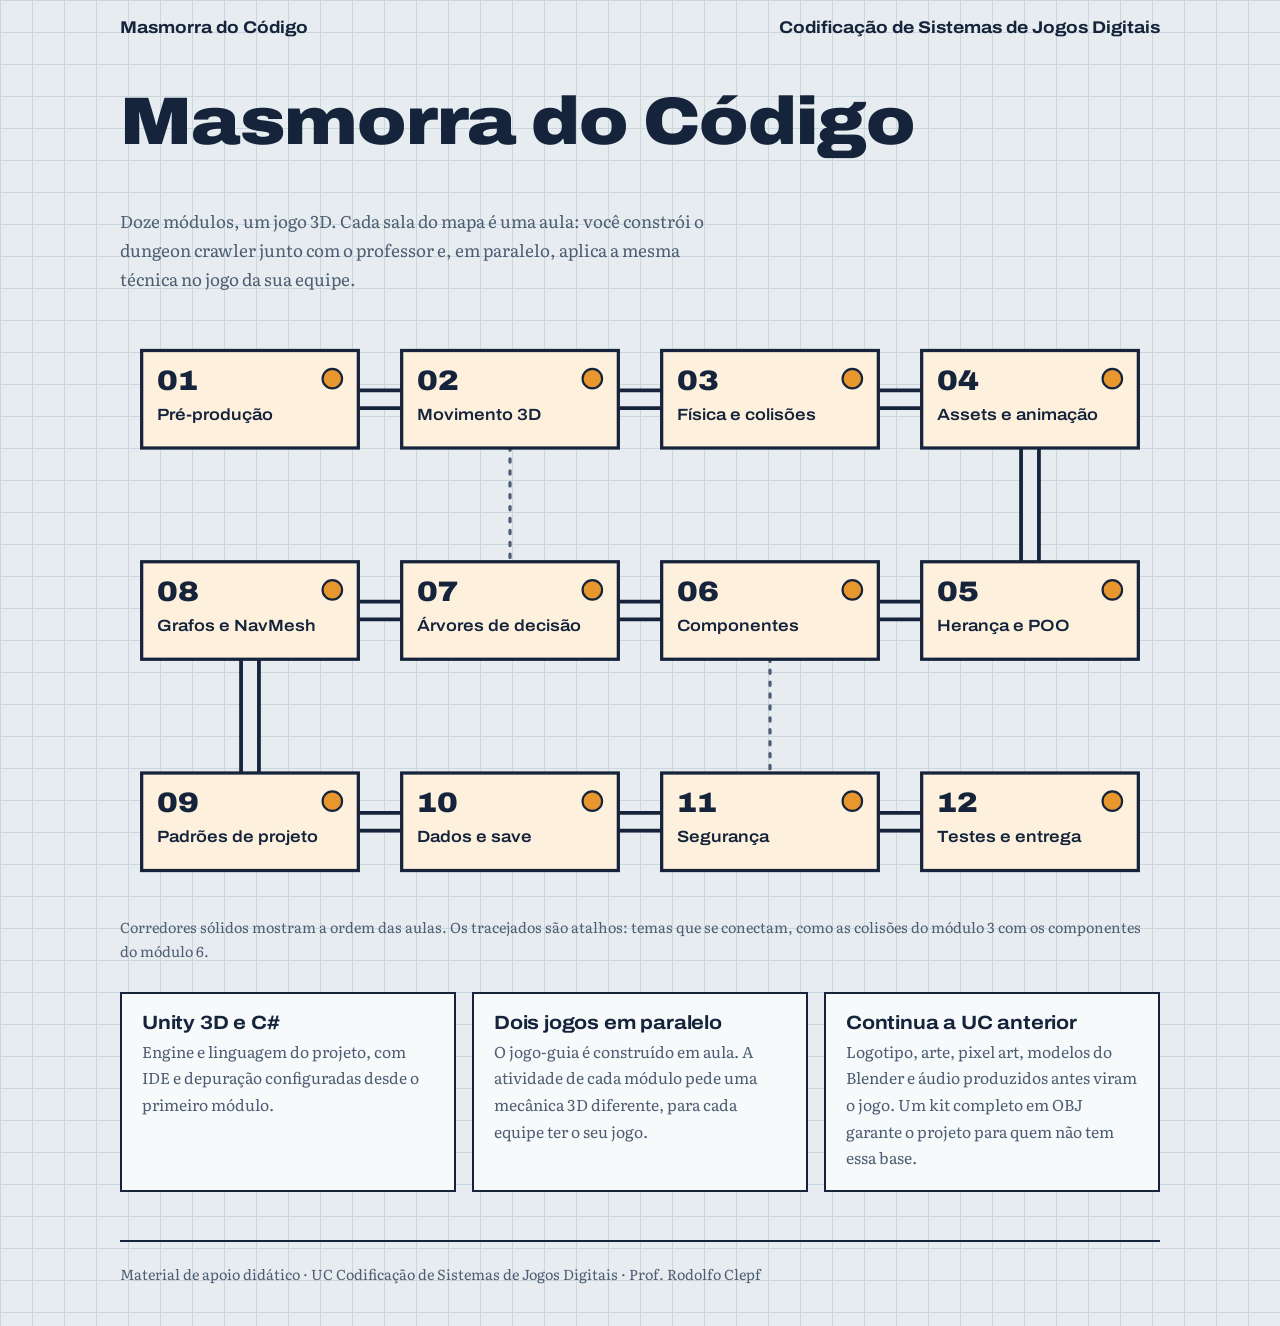
<file: index.html>
<!doctype html><html lang="pt-BR"><head><meta charset="utf-8"><meta name="viewport" content="width=device-width,initial-scale=1">
<title>Masmorra do Código</title><meta name="description" content="Aulas guiadas de codificação de jogos 3D em Unity e C#, com um projeto único do início ao fim.">
<link rel="preconnect" href="https://fonts.googleapis.com"><link rel="preconnect" href="https://fonts.gstatic.com" crossorigin>
<link href="https://fonts.googleapis.com/css2?family=Archivo:wdth,wght@62..125,100..900&family=Literata:opsz,wght@7..72,400..700&family=Martian+Mono:wght@400;600&display=swap" rel="stylesheet">
<link rel="stylesheet" href="style.css"></head><body>
<div class="wrap"><div class="top"><a href="index.html">Masmorra do Código</a><span>Codificação de Sistemas de Jogos Digitais</span></div>
<header class="hero"><h1>Masmorra do Código</h1><p>Doze módulos, um jogo 3D. Cada sala do mapa é uma aula: você constrói o dungeon crawler junto com o professor e, em paralelo, aplica a mesma técnica no jogo da sua equipe.</p></header>
<svg class="map" viewBox="0 0 960 540" role="img" aria-label="Mapa da masmorra com os 12 módulos da UC, ligados por corredores"><line class="cor" x1="120.0" y1="75.0" x2="360.0" y2="75.0"/><line class="cor" x1="360.0" y1="75.0" x2="600.0" y2="75.0"/><line class="cor" x1="600.0" y1="75.0" x2="840.0" y2="75.0"/><line class="cor" x1="840.0" y1="75.0" x2="840.0" y2="270.0"/><line class="cor" x1="840.0" y1="270.0" x2="600.0" y2="270.0"/><line class="cor" x1="600.0" y1="270.0" x2="360.0" y2="270.0"/><line class="cor" x1="360.0" y1="270.0" x2="120.0" y2="270.0"/><line class="cor" x1="120.0" y1="270.0" x2="120.0" y2="465.0"/><line class="cor" x1="120.0" y1="465.0" x2="360.0" y2="465.0"/><line class="cor" x1="360.0" y1="465.0" x2="600.0" y2="465.0"/><line class="cor" x1="600.0" y1="465.0" x2="840.0" y2="465.0"/><line class="cor2" x1="120.0" y1="75.0" x2="360.0" y2="75.0"/><line class="cor2" x1="360.0" y1="75.0" x2="600.0" y2="75.0"/><line class="cor2" x1="600.0" y1="75.0" x2="840.0" y2="75.0"/><line class="cor2" x1="840.0" y1="75.0" x2="840.0" y2="270.0"/><line class="cor2" x1="840.0" y1="270.0" x2="600.0" y2="270.0"/><line class="cor2" x1="600.0" y1="270.0" x2="360.0" y2="270.0"/><line class="cor2" x1="360.0" y1="270.0" x2="120.0" y2="270.0"/><line class="cor2" x1="120.0" y1="270.0" x2="120.0" y2="465.0"/><line class="cor2" x1="120.0" y1="465.0" x2="360.0" y2="465.0"/><line class="cor2" x1="360.0" y1="465.0" x2="600.0" y2="465.0"/><line class="cor2" x1="600.0" y1="465.0" x2="840.0" y2="465.0"/><line class="shortcut" x1="360.0" y1="75.0" x2="360.0" y2="270.0"/><line class="shortcut" x1="600.0" y1="270.0" x2="600.0" y2="465.0"/><a href="modulo-01.html" aria-label="Módulo 01: Pré-produção (disponível)"><g class="room open"><rect x="20" y="30" width="200" height="90"/><text class="n" x="34" y="66">01</text><text class="t" x="34" y="94">Pré-produção</text><circle cx="196" cy="56" r="9" fill="var(--torch)" stroke="var(--ink)" stroke-width="2"/></g></a><a href="modulo-02.html" aria-label="Módulo 02: Movimento 3D (disponível)"><g class="room open"><rect x="260" y="30" width="200" height="90"/><text class="n" x="274" y="66">02</text><text class="t" x="274" y="94">Movimento 3D</text><circle cx="436" cy="56" r="9" fill="var(--torch)" stroke="var(--ink)" stroke-width="2"/></g></a><a href="modulo-03.html" aria-label="Módulo 03: Física e colisões (disponível)"><g class="room open"><rect x="500" y="30" width="200" height="90"/><text class="n" x="514" y="66">03</text><text class="t" x="514" y="94">Física e colisões</text><circle cx="676" cy="56" r="9" fill="var(--torch)" stroke="var(--ink)" stroke-width="2"/></g></a><a href="modulo-04.html" aria-label="Módulo 04: Assets e animação (disponível)"><g class="room open"><rect x="740" y="30" width="200" height="90"/><text class="n" x="754" y="66">04</text><text class="t" x="754" y="94">Assets e animação</text><circle cx="916" cy="56" r="9" fill="var(--torch)" stroke="var(--ink)" stroke-width="2"/></g></a><a href="modulo-05.html" aria-label="Módulo 05: Herança e POO (disponível)"><g class="room open"><rect x="740" y="225" width="200" height="90"/><text class="n" x="754" y="261">05</text><text class="t" x="754" y="289">Herança e POO</text><circle cx="916" cy="251" r="9" fill="var(--torch)" stroke="var(--ink)" stroke-width="2"/></g></a><a href="modulo-06.html" aria-label="Módulo 06: Componentes (disponível)"><g class="room open"><rect x="500" y="225" width="200" height="90"/><text class="n" x="514" y="261">06</text><text class="t" x="514" y="289">Componentes</text><circle cx="676" cy="251" r="9" fill="var(--torch)" stroke="var(--ink)" stroke-width="2"/></g></a><a href="modulo-07.html" aria-label="Módulo 07: Árvores de decisão (disponível)"><g class="room open"><rect x="260" y="225" width="200" height="90"/><text class="n" x="274" y="261">07</text><text class="t" x="274" y="289">Árvores de decisão</text><circle cx="436" cy="251" r="9" fill="var(--torch)" stroke="var(--ink)" stroke-width="2"/></g></a><a href="modulo-08.html" aria-label="Módulo 08: Grafos e NavMesh (disponível)"><g class="room open"><rect x="20" y="225" width="200" height="90"/><text class="n" x="34" y="261">08</text><text class="t" x="34" y="289">Grafos e NavMesh</text><circle cx="196" cy="251" r="9" fill="var(--torch)" stroke="var(--ink)" stroke-width="2"/></g></a><a href="modulo-09.html" aria-label="Módulo 09: Padrões de projeto (disponível)"><g class="room open"><rect x="20" y="420" width="200" height="90"/><text class="n" x="34" y="456">09</text><text class="t" x="34" y="484">Padrões de projeto</text><circle cx="196" cy="446" r="9" fill="var(--torch)" stroke="var(--ink)" stroke-width="2"/></g></a><a href="modulo-10.html" aria-label="Módulo 10: Dados e save (disponível)"><g class="room open"><rect x="260" y="420" width="200" height="90"/><text class="n" x="274" y="456">10</text><text class="t" x="274" y="484">Dados e save</text><circle cx="436" cy="446" r="9" fill="var(--torch)" stroke="var(--ink)" stroke-width="2"/></g></a><a href="modulo-11.html" aria-label="Módulo 11: Segurança (disponível)"><g class="room open"><rect x="500" y="420" width="200" height="90"/><text class="n" x="514" y="456">11</text><text class="t" x="514" y="484">Segurança</text><circle cx="676" cy="446" r="9" fill="var(--torch)" stroke="var(--ink)" stroke-width="2"/></g></a><a href="modulo-12.html" aria-label="Módulo 12: Testes e entrega (disponível)"><g class="room open"><rect x="740" y="420" width="200" height="90"/><text class="n" x="754" y="456">12</text><text class="t" x="754" y="484">Testes e entrega</text><circle cx="916" cy="446" r="9" fill="var(--torch)" stroke="var(--ink)" stroke-width="2"/></g></a></svg><ul class="mlist"><li><a href="modulo-01.html">01 · Pré-produção</a> (disponível)</li><li><a href="modulo-02.html">02 · Movimento 3D</a> (disponível)</li><li><a href="modulo-03.html">03 · Física e colisões</a> (disponível)</li><li><a href="modulo-04.html">04 · Assets e animação</a> (disponível)</li><li><a href="modulo-05.html">05 · Herança e POO</a> (disponível)</li><li><a href="modulo-06.html">06 · Componentes</a> (disponível)</li><li><a href="modulo-07.html">07 · Árvores de decisão</a> (disponível)</li><li><a href="modulo-08.html">08 · Grafos e NavMesh</a> (disponível)</li><li><a href="modulo-09.html">09 · Padrões de projeto</a> (disponível)</li><li><a href="modulo-10.html">10 · Dados e save</a> (disponível)</li><li><a href="modulo-11.html">11 · Segurança</a> (disponível)</li><li><a href="modulo-12.html">12 · Testes e entrega</a> (disponível)</li></ul>
<p class="legend">Corredores sólidos mostram a ordem das aulas. Os tracejados são atalhos: temas que se conectam, como as colisões do módulo 3 com os componentes do módulo 6.</p>
<div class="info"><div class="card"><h3>Unity 3D e C#</h3><p>Engine e linguagem do projeto, com IDE e depuração configuradas desde o primeiro módulo.</p></div><div class="card"><h3>Dois jogos em paralelo</h3><p>O jogo-guia é construído em aula. A atividade de cada módulo pede uma mecânica 3D diferente, para cada equipe ter o seu jogo.</p></div><div class="card"><h3>Continua a UC anterior</h3><p>Logotipo, arte, pixel art, modelos do Blender e áudio produzidos antes viram o jogo. Um kit completo em OBJ garante o projeto para quem não tem essa base.</p></div></div>
<footer>Material de apoio didático · UC Codificação de Sistemas de Jogos Digitais · Prof. Rodolfo Clepf</footer></div></body></html>
</file>
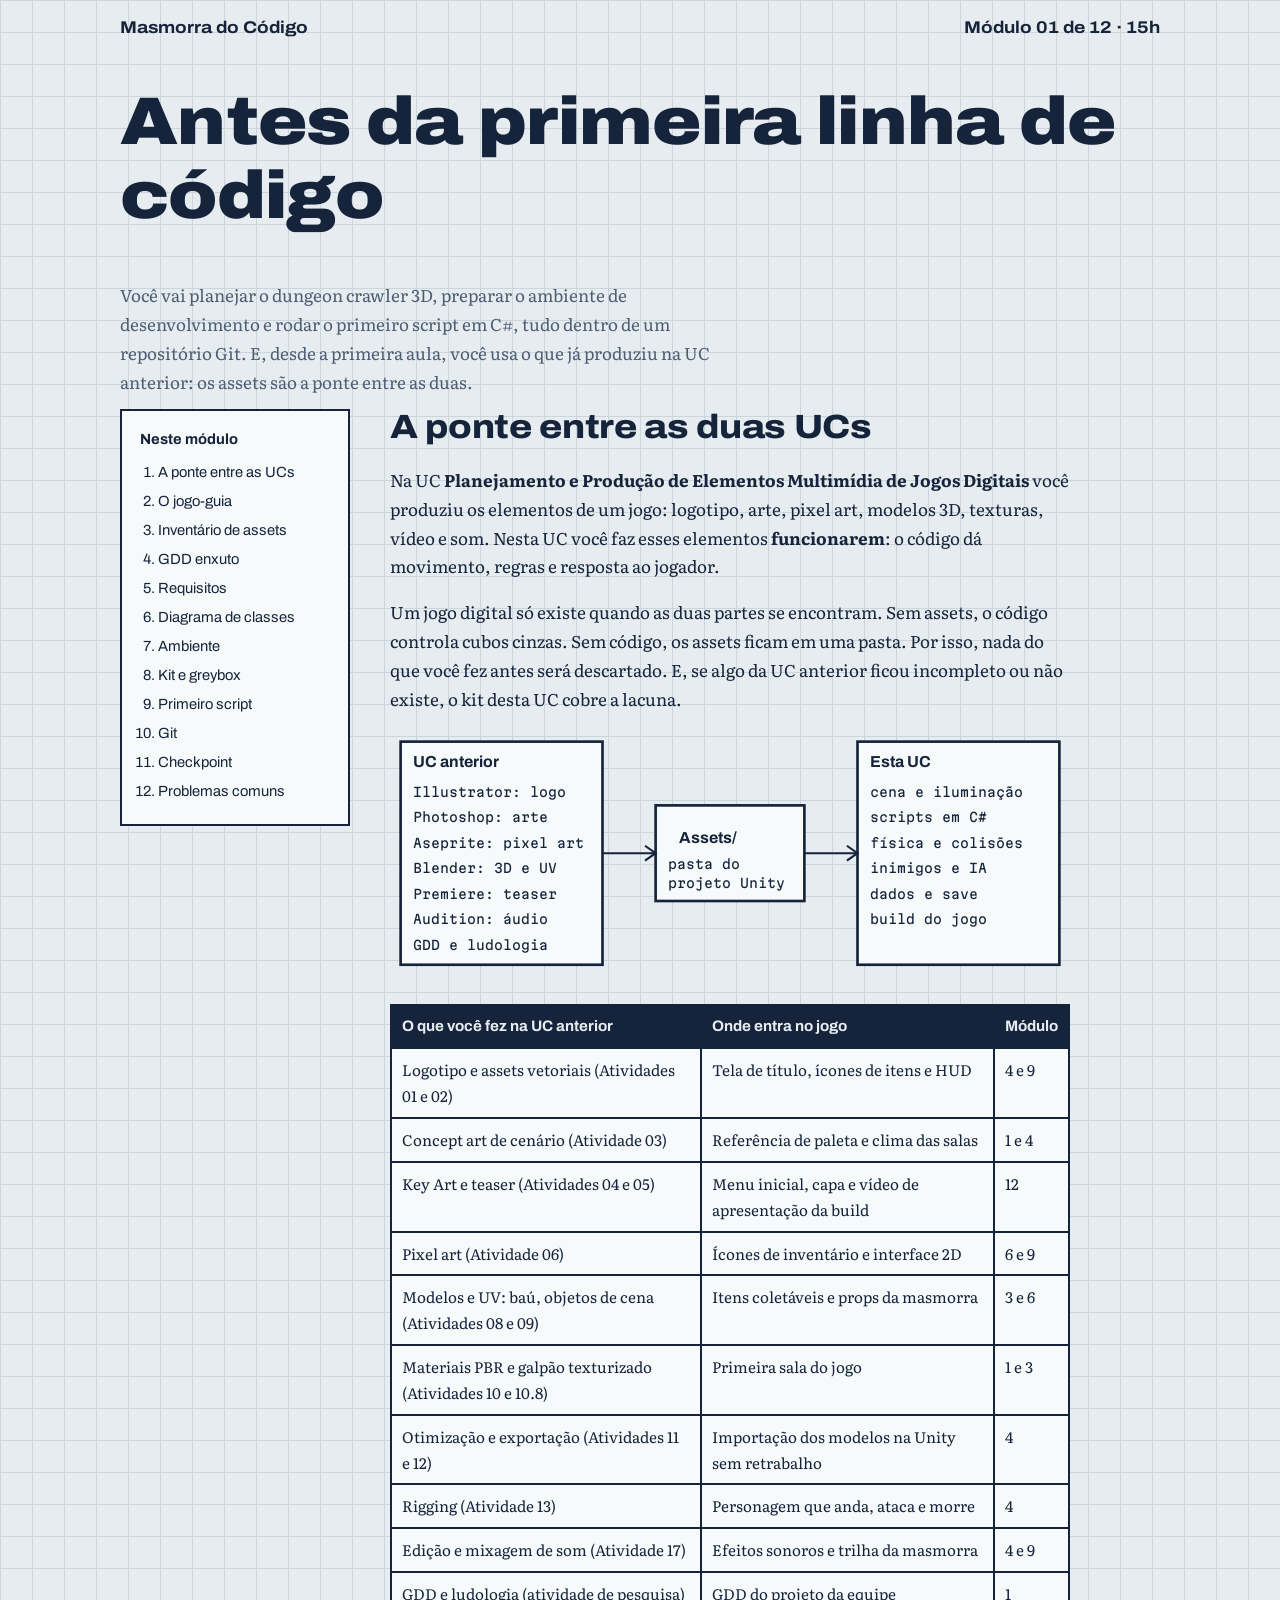
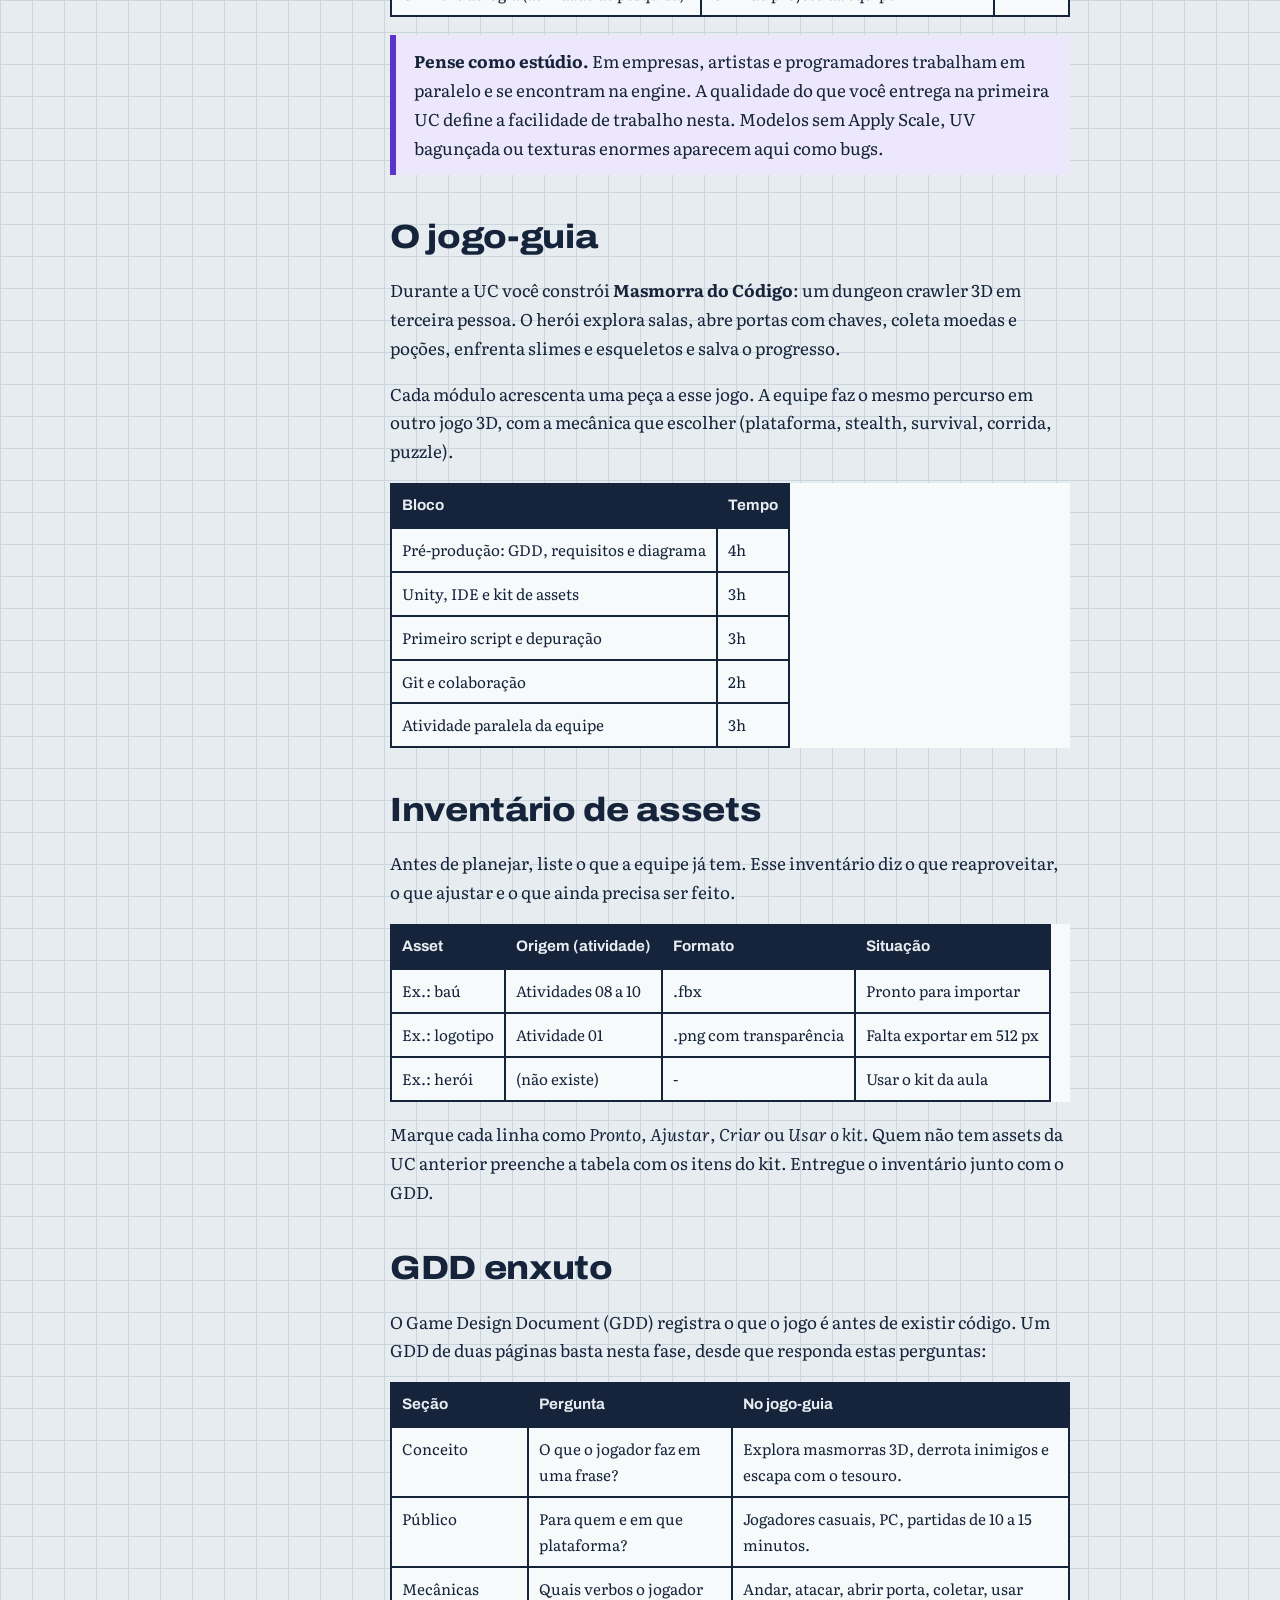
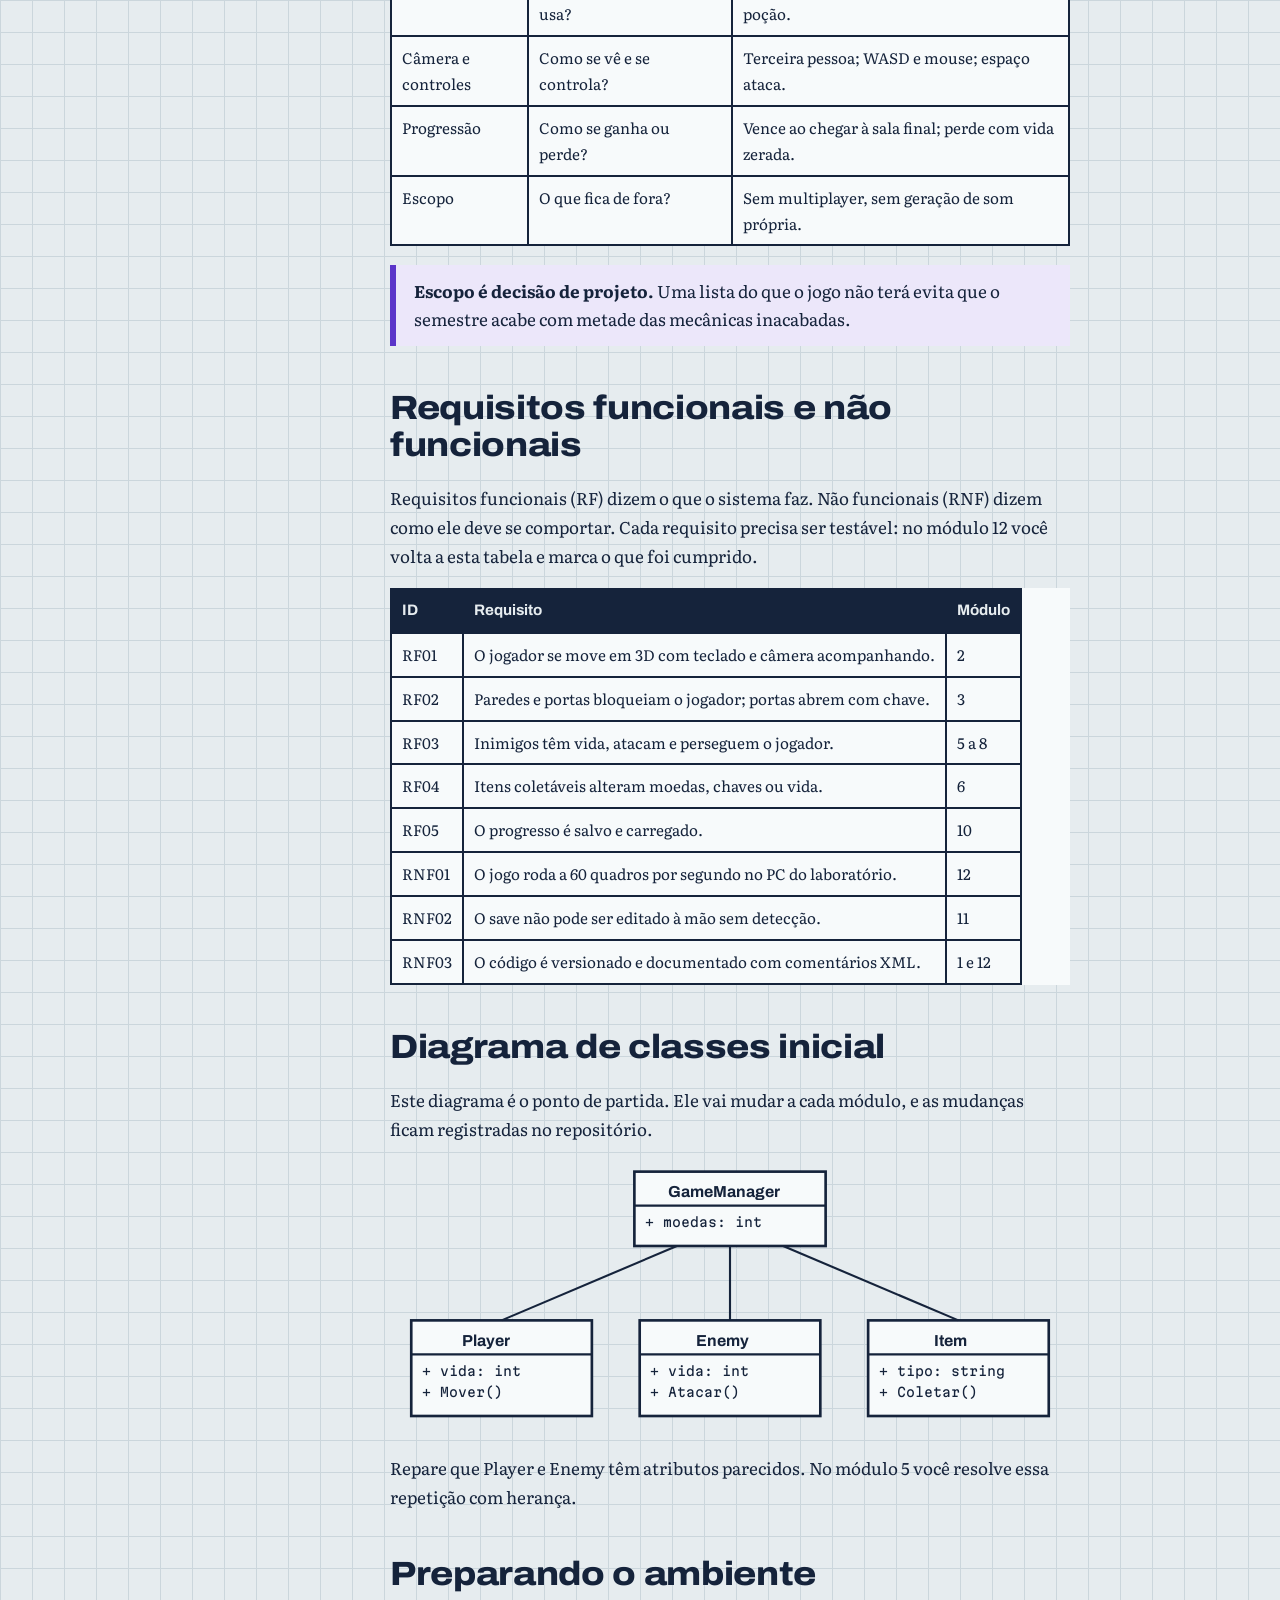
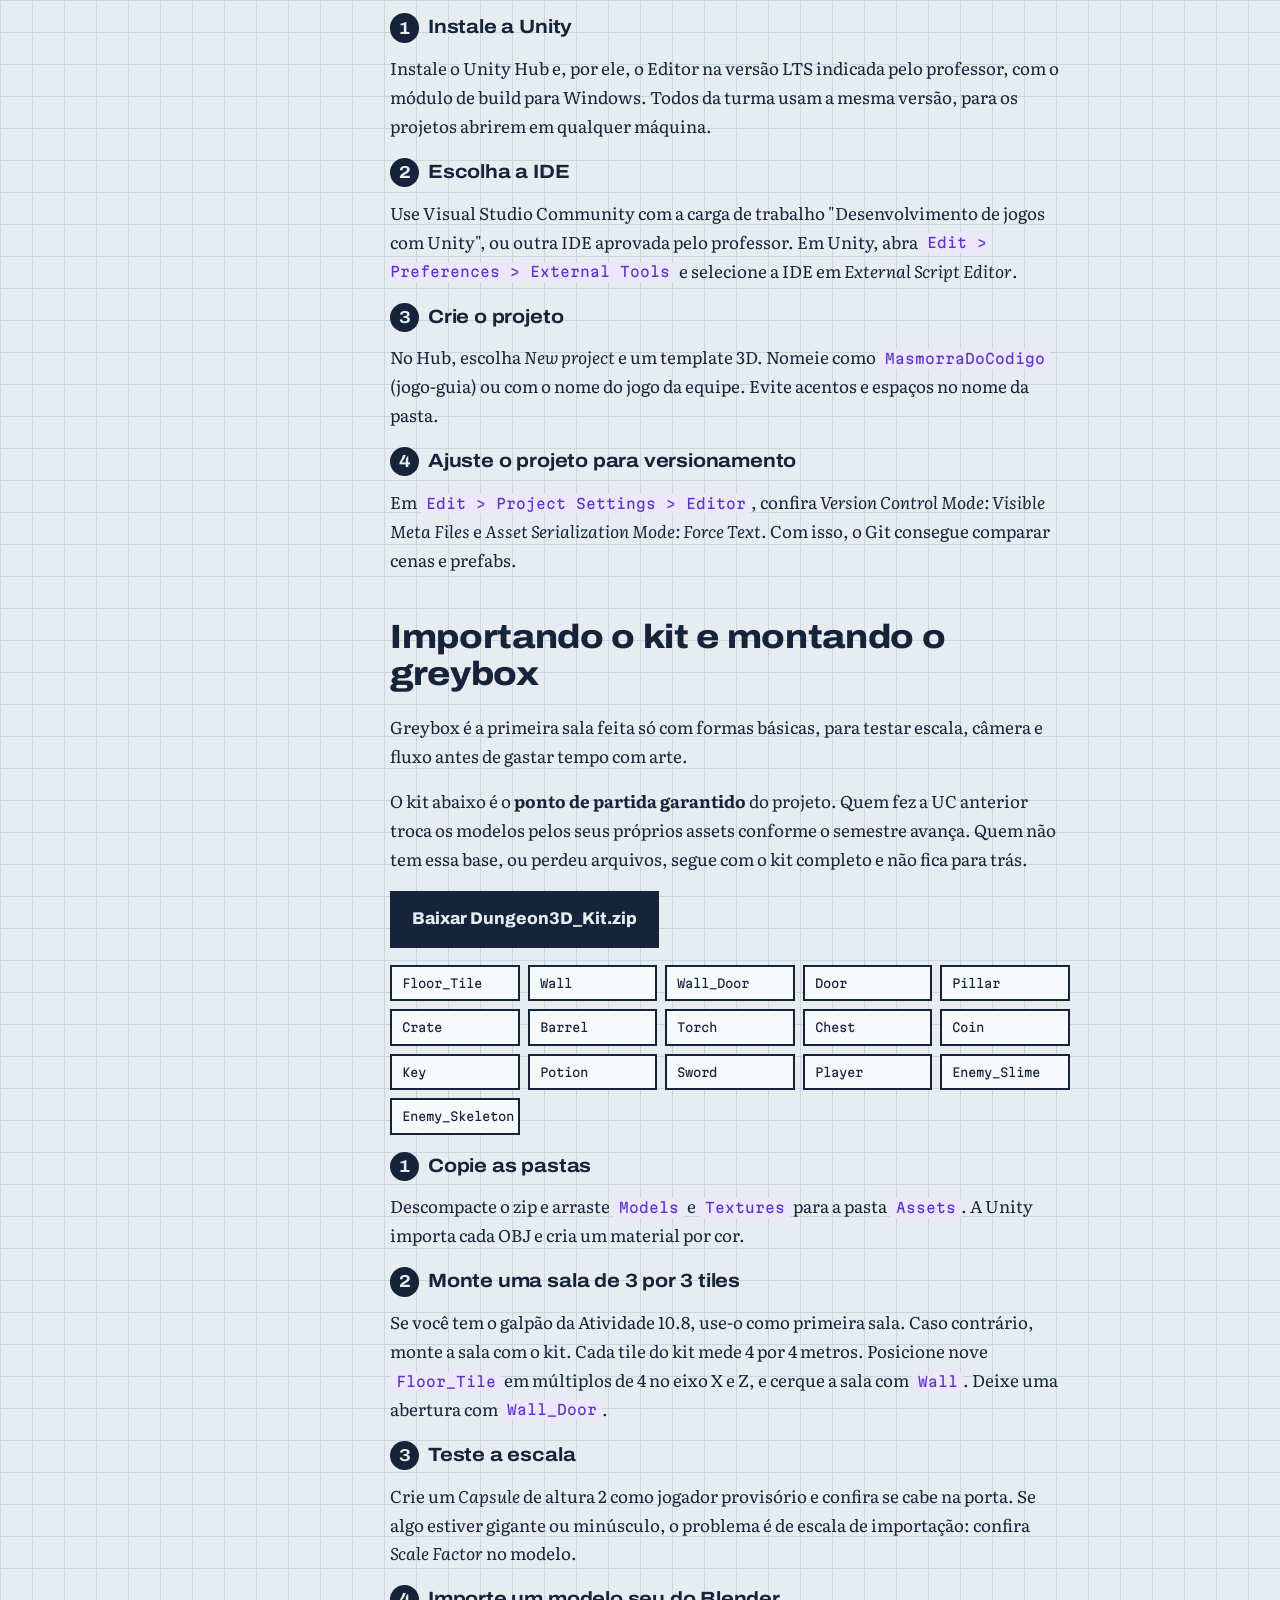
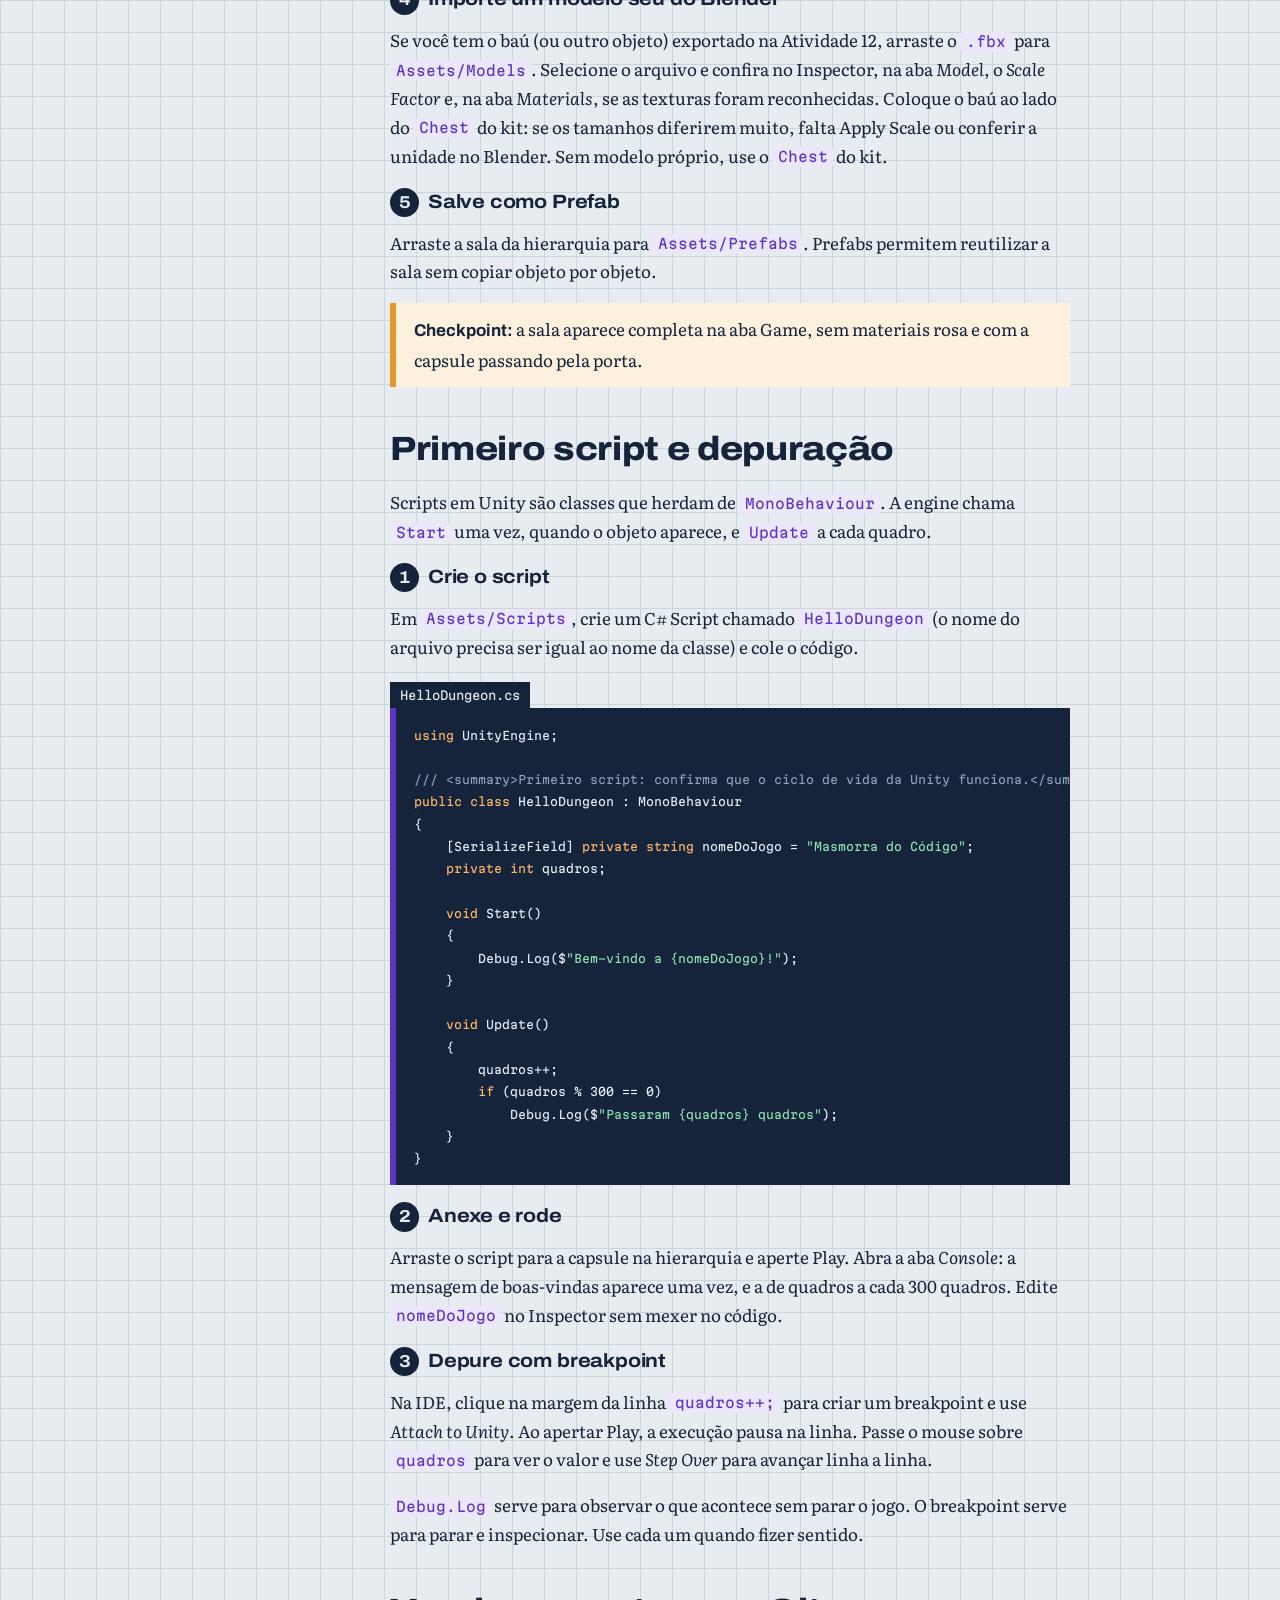
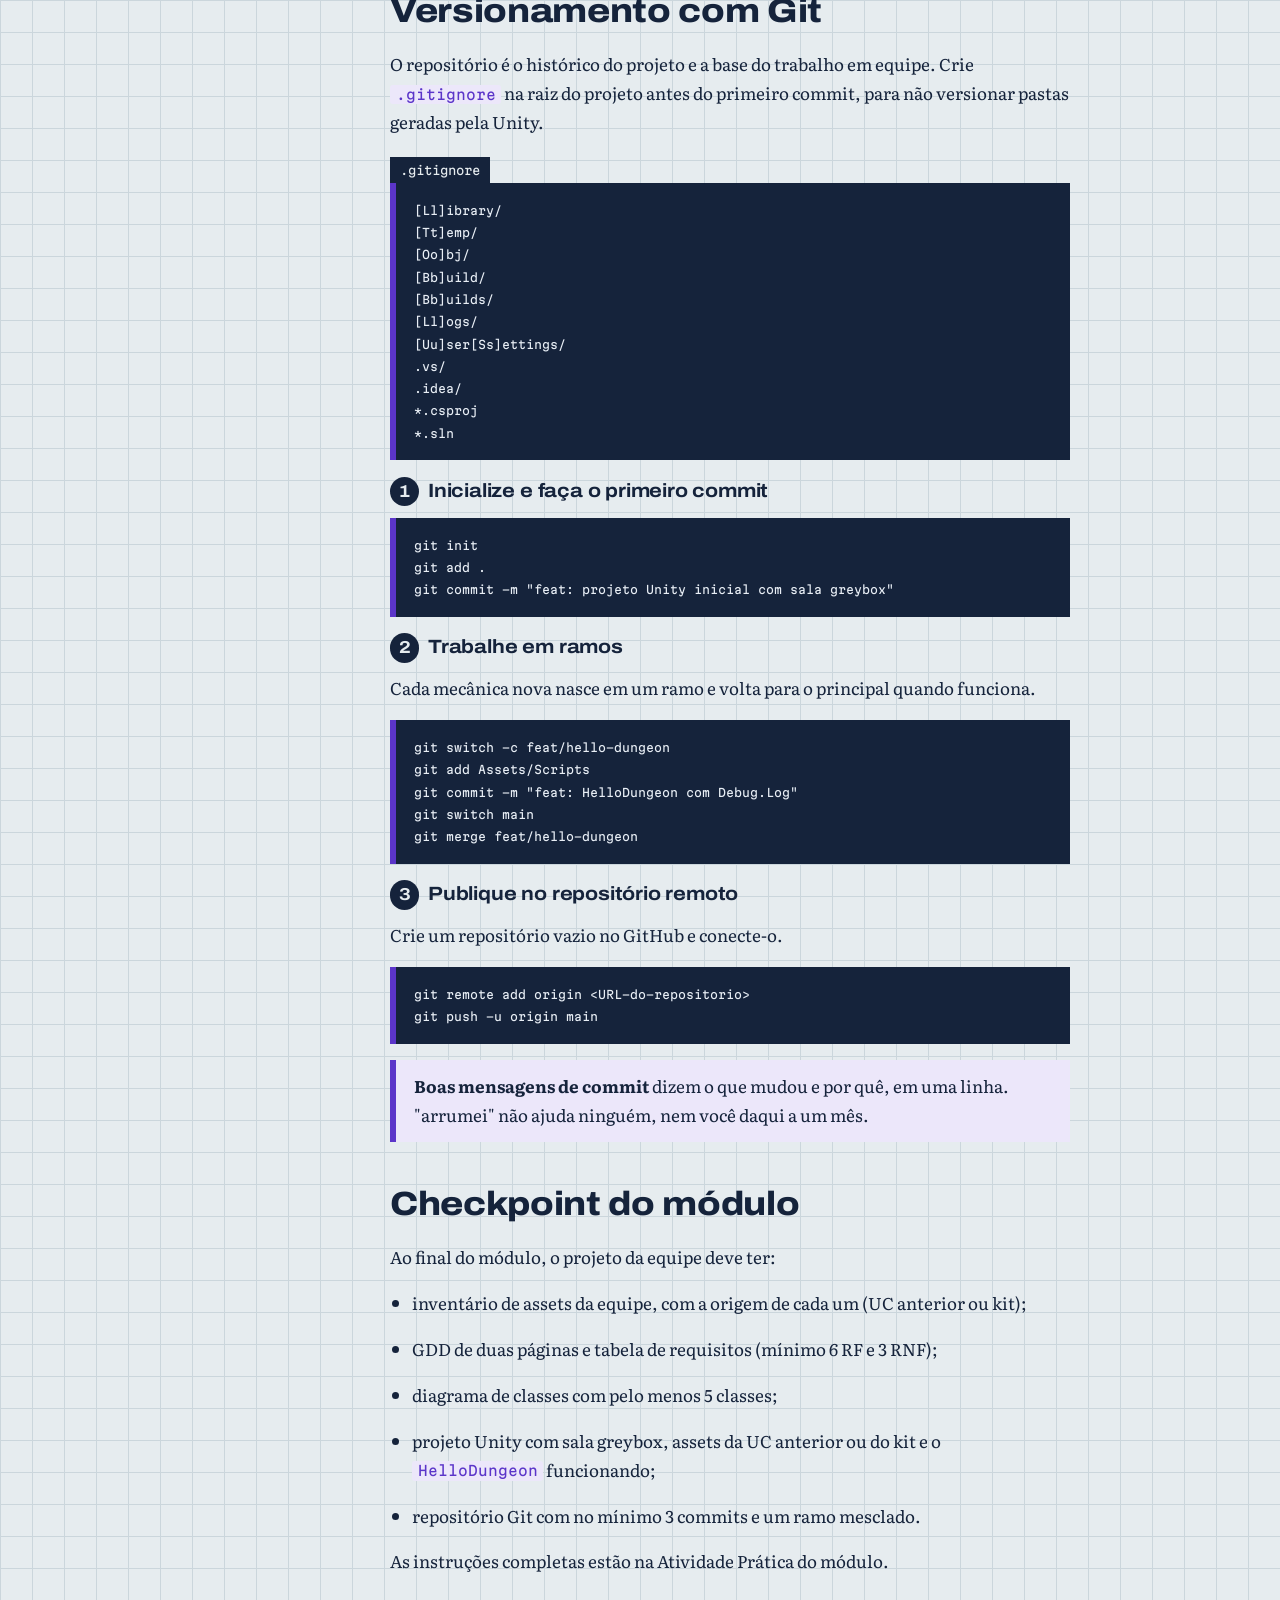
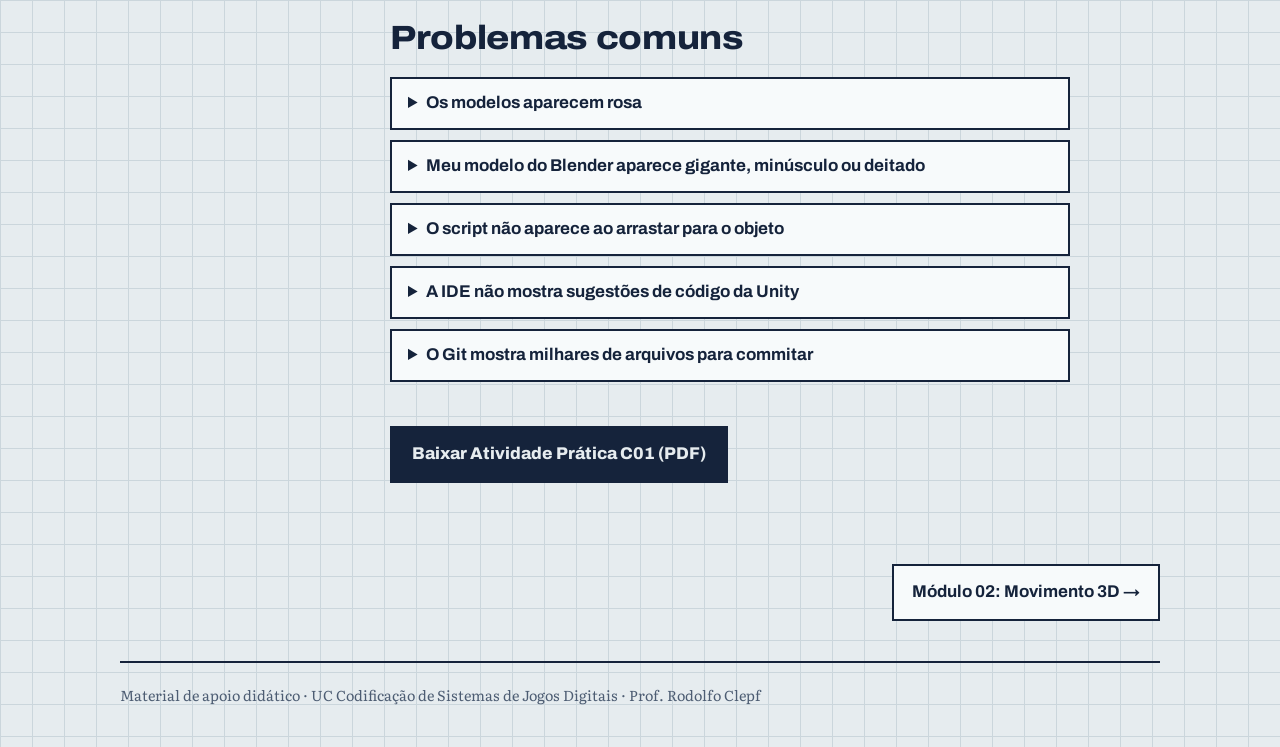
<file: modulo-01.html>
<!doctype html><html lang="pt-BR"><head><meta charset="utf-8"><meta name="viewport" content="width=device-width,initial-scale=1">
<title>Módulo 01 · Pré-produção e ambiente</title><meta name="description" content="Planeje o jogo 3D, configure Unity, IDE e Git e rode o primeiro script em C#.">
<link rel="preconnect" href="https://fonts.googleapis.com"><link rel="preconnect" href="https://fonts.gstatic.com" crossorigin>
<link href="https://fonts.googleapis.com/css2?family=Archivo:wdth,wght@62..125,100..900&family=Literata:opsz,wght@7..72,400..700&family=Martian+Mono:wght@400;600&display=swap" rel="stylesheet">
<link rel="stylesheet" href="style.css"></head><body>
<div class="wrap"><div class="top"><a href="index.html">Masmorra do Código</a><span>Módulo 01 de 12 · 15h</span></div>
<header class="hero"><h1>Antes da primeira linha de código</h1><p>Você vai planejar o dungeon crawler 3D, preparar o ambiente de desenvolvimento e rodar o primeiro script em C#, tudo dentro de um repositório Git. E, desde a primeira aula, você usa o que já produziu na UC anterior: os assets são a ponte entre as duas.</p></header>
<div class="layout">
<nav class="toc" aria-label="Neste módulo"><b>Neste módulo</b><ol>
<li><a href="#ponte">A ponte entre as UCs</a></li><li><a href="#projeto">O jogo-guia</a></li><li><a href="#inventario">Inventário de assets</a></li><li><a href="#gdd">GDD enxuto</a></li><li><a href="#requisitos">Requisitos</a></li><li><a href="#diagrama">Diagrama de classes</a></li><li><a href="#ambiente">Ambiente</a></li><li><a href="#kit">Kit e greybox</a></li><li><a href="#script">Primeiro script</a></li><li><a href="#git">Git</a></li><li><a href="#entrega">Checkpoint</a></li><li><a href="#erros">Problemas comuns</a></li></ol></nav>
<article>
<section id="ponte"><h2>A ponte entre as duas UCs</h2>
<p>Na UC <strong>Planejamento e Produção de Elementos Multimídia de Jogos Digitais</strong> você produziu os elementos de um jogo: logotipo, arte, pixel art, modelos 3D, texturas, vídeo e som. Nesta UC você faz esses elementos <strong>funcionarem</strong>: o código dá movimento, regras e resposta ao jogador.</p>
<p>Um jogo digital só existe quando as duas partes se encontram. Sem assets, o código controla cubos cinzas. Sem código, os assets ficam em uma pasta. Por isso, nada do que você fez antes será descartado. E, se algo da UC anterior ficou incompleto ou não existe, o kit desta UC cobre a lacuna.</p>
<svg class="uml" viewBox="0 0 640 230" role="img" aria-label="Fluxo: assets criados na UC anterior entram na pasta Assets da Unity e viram cena jogável com código C#">
<rect x="10" y="10" width="190" height="210"/><text class="h" x="22" y="34">UC anterior</text>
<text x="22" y="62">Illustrator: logo</text><text x="22" y="86">Photoshop: arte</text><text x="22" y="110">Aseprite: pixel art</text><text x="22" y="134">Blender: 3D e UV</text><text x="22" y="158">Premiere: teaser</text><text x="22" y="182">Audition: áudio</text><text x="22" y="206">GDD e ludologia</text>
<rect x="250" y="70" width="140" height="90"/><text class="h" x="272" y="105">Assets/</text><text x="262" y="130">pasta do</text><text x="262" y="148">projeto Unity</text>
<rect x="440" y="10" width="190" height="210"/><text class="h" x="452" y="34">Esta UC</text>
<text x="452" y="62">cena e iluminação</text><text x="452" y="86">scripts em C#</text><text x="452" y="110">física e colisões</text><text x="452" y="134">inimigos e IA</text><text x="452" y="158">dados e save</text><text x="452" y="182">build do jogo</text>
<path d="M200 115 L250 115"/><path d="M390 115 L440 115"/><path d="M240 108 L250 115 L240 122"/><path d="M430 108 L440 115 L430 122"/></svg>
<table><tr><th>O que você fez na UC anterior</th><th>Onde entra no jogo</th><th>Módulo</th></tr>
<tr><td>Logotipo e assets vetoriais (Atividades 01 e 02)</td><td>Tela de título, ícones de itens e HUD</td><td>4 e 9</td></tr>
<tr><td>Concept art de cenário (Atividade 03)</td><td>Referência de paleta e clima das salas</td><td>1 e 4</td></tr>
<tr><td>Key Art e teaser (Atividades 04 e 05)</td><td>Menu inicial, capa e vídeo de apresentação da build</td><td>12</td></tr>
<tr><td>Pixel art (Atividade 06)</td><td>Ícones de inventário e interface 2D</td><td>6 e 9</td></tr>
<tr><td>Modelos e UV: baú, objetos de cena (Atividades 08 e 09)</td><td>Itens coletáveis e props da masmorra</td><td>3 e 6</td></tr>
<tr><td>Materiais PBR e galpão texturizado (Atividades 10 e 10.8)</td><td>Primeira sala do jogo</td><td>1 e 3</td></tr>
<tr><td>Otimização e exportação (Atividades 11 e 12)</td><td>Importação dos modelos na Unity sem retrabalho</td><td>4</td></tr>
<tr><td>Rigging (Atividade 13)</td><td>Personagem que anda, ataca e morre</td><td>4</td></tr>
<tr><td>Edição e mixagem de som (Atividade 17)</td><td>Efeitos sonoros e trilha da masmorra</td><td>4 e 9</td></tr>
<tr><td>GDD e ludologia (atividade de pesquisa)</td><td>GDD do projeto da equipe</td><td>1</td></tr></table>
<div class="note"><strong>Pense como estúdio.</strong> Em empresas, artistas e programadores trabalham em paralelo e se encontram na engine. A qualidade do que você entrega na primeira UC define a facilidade de trabalho nesta. Modelos sem Apply Scale, UV bagunçada ou texturas enormes aparecem aqui como bugs.</div></section>
<section id="projeto"><h2>O jogo-guia</h2>
<p>Durante a UC você constrói <strong>Masmorra do Código</strong>: um dungeon crawler 3D em terceira pessoa. O herói explora salas, abre portas com chaves, coleta moedas e poções, enfrenta slimes e esqueletos e salva o progresso.</p>
<p>Cada módulo acrescenta uma peça a esse jogo. A equipe faz o mesmo percurso em outro jogo 3D, com a mecânica que escolher (plataforma, stealth, survival, corrida, puzzle).</p>
<table><caption class="sr" style="display:none">Roteiro</caption><tr><th>Bloco</th><th>Tempo</th></tr><tr><td>Pré-produção: GDD, requisitos e diagrama</td><td>4h</td></tr><tr><td>Unity, IDE e kit de assets</td><td>3h</td></tr><tr><td>Primeiro script e depuração</td><td>3h</td></tr><tr><td>Git e colaboração</td><td>2h</td></tr><tr><td>Atividade paralela da equipe</td><td>3h</td></tr></table></section>

<section id="inventario"><h2>Inventário de assets</h2>
<p>Antes de planejar, liste o que a equipe já tem. Esse inventário diz o que reaproveitar, o que ajustar e o que ainda precisa ser feito.</p>
<table><tr><th>Asset</th><th>Origem (atividade)</th><th>Formato</th><th>Situação</th></tr>
<tr><td>Ex.: baú</td><td>Atividades 08 a 10</td><td>.fbx</td><td>Pronto para importar</td></tr>
<tr><td>Ex.: logotipo</td><td>Atividade 01</td><td>.png com transparência</td><td>Falta exportar em 512 px</td></tr>
<tr><td>Ex.: herói</td><td>(não existe)</td><td>-</td><td>Usar o kit da aula</td></tr></table>
<p>Marque cada linha como <em>Pronto</em>, <em>Ajustar</em>, <em>Criar</em> ou <em>Usar o kit</em>. Quem não tem assets da UC anterior preenche a tabela com os itens do kit. Entregue o inventário junto com o GDD.</p></section>
<section id="gdd"><h2>GDD enxuto</h2>
<p>O Game Design Document (GDD) registra o que o jogo é antes de existir código. Um GDD de duas páginas basta nesta fase, desde que responda estas perguntas:</p>
<table><tr><th>Seção</th><th>Pergunta</th><th>No jogo-guia</th></tr>
<tr><td>Conceito</td><td>O que o jogador faz em uma frase?</td><td>Explora masmorras 3D, derrota inimigos e escapa com o tesouro.</td></tr>
<tr><td>Público</td><td>Para quem e em que plataforma?</td><td>Jogadores casuais, PC, partidas de 10 a 15 minutos.</td></tr>
<tr><td>Mecânicas</td><td>Quais verbos o jogador usa?</td><td>Andar, atacar, abrir porta, coletar, usar poção.</td></tr>
<tr><td>Câmera e controles</td><td>Como se vê e se controla?</td><td>Terceira pessoa; WASD e mouse; espaço ataca.</td></tr>
<tr><td>Progressão</td><td>Como se ganha ou perde?</td><td>Vence ao chegar à sala final; perde com vida zerada.</td></tr>
<tr><td>Escopo</td><td>O que fica de fora?</td><td>Sem multiplayer, sem geração de som própria.</td></tr></table>
<div class="note"><strong>Escopo é decisão de projeto.</strong> Uma lista do que o jogo não terá evita que o semestre acabe com metade das mecânicas inacabadas.</div></section>

<section id="requisitos"><h2>Requisitos funcionais e não funcionais</h2>
<p>Requisitos funcionais (RF) dizem o que o sistema faz. Não funcionais (RNF) dizem como ele deve se comportar. Cada requisito precisa ser testável: no módulo 12 você volta a esta tabela e marca o que foi cumprido.</p>
<table><tr><th>ID</th><th>Requisito</th><th>Módulo</th></tr>
<tr><td>RF01</td><td>O jogador se move em 3D com teclado e câmera acompanhando.</td><td>2</td></tr>
<tr><td>RF02</td><td>Paredes e portas bloqueiam o jogador; portas abrem com chave.</td><td>3</td></tr>
<tr><td>RF03</td><td>Inimigos têm vida, atacam e perseguem o jogador.</td><td>5 a 8</td></tr>
<tr><td>RF04</td><td>Itens coletáveis alteram moedas, chaves ou vida.</td><td>6</td></tr>
<tr><td>RF05</td><td>O progresso é salvo e carregado.</td><td>10</td></tr>
<tr><td>RNF01</td><td>O jogo roda a 60 quadros por segundo no PC do laboratório.</td><td>12</td></tr>
<tr><td>RNF02</td><td>O save não pode ser editado à mão sem detecção.</td><td>11</td></tr>
<tr><td>RNF03</td><td>O código é versionado e documentado com comentários XML.</td><td>1 e 12</td></tr></table></section>

<section id="diagrama"><h2>Diagrama de classes inicial</h2>
<p>Este diagrama é o ponto de partida. Ele vai mudar a cada módulo, e as mudanças ficam registradas no repositório.</p>
<svg class="uml" viewBox="0 0 640 250" role="img" aria-label="Diagrama de classes com GameManager, Player, Enemy e Item">
<rect x="230" y="10" width="180" height="70"/><text class="h" x="262" y="34">GameManager</text><line x1="230" y1="42" x2="410" y2="42"/><text x="240" y="62">+ moedas: int</text>
<rect x="20" y="150" width="170" height="90"/><text class="h" x="68" y="174">Player</text><line x1="20" y1="182" x2="190" y2="182"/><text x="30" y="202">+ vida: int</text><text x="30" y="222">+ Mover()</text>
<rect x="235" y="150" width="170" height="90"/><text class="h" x="288" y="174">Enemy</text><line x1="235" y1="182" x2="405" y2="182"/><text x="245" y="202">+ vida: int</text><text x="245" y="222">+ Atacar()</text>
<rect x="450" y="150" width="170" height="90"/><text class="h" x="512" y="174">Item</text><line x1="450" y1="182" x2="620" y2="182"/><text x="460" y="202">+ tipo: string</text><text x="460" y="222">+ Coletar()</text>
<path d="M270 80 L105 150"/><path d="M320 80 L320 150"/><path d="M370 80 L535 150"/></svg>
<p>Repare que Player e Enemy têm atributos parecidos. No módulo 5 você resolve essa repetição com herança.</p></section>

<section id="ambiente"><h2>Preparando o ambiente</h2><div class="steps">
<div class="step"><h3>Instale a Unity</h3><p>Instale o Unity Hub e, por ele, o Editor na versão LTS indicada pelo professor, com o módulo de build para Windows. Todos da turma usam a mesma versão, para os projetos abrirem em qualquer máquina.</p></div>
<div class="step"><h3>Escolha a IDE</h3><p>Use Visual Studio Community com a carga de trabalho "Desenvolvimento de jogos com Unity", ou outra IDE aprovada pelo professor. Em Unity, abra <code>Edit &gt; Preferences &gt; External Tools</code> e selecione a IDE em <em>External Script Editor</em>.</p></div>
<div class="step"><h3>Crie o projeto</h3><p>No Hub, escolha <em>New project</em> e um template 3D. Nomeie como <code>MasmorraDoCodigo</code> (jogo-guia) ou com o nome do jogo da equipe. Evite acentos e espaços no nome da pasta.</p></div>
<div class="step"><h3>Ajuste o projeto para versionamento</h3><p>Em <code>Edit &gt; Project Settings &gt; Editor</code>, confira <em>Version Control Mode: Visible Meta Files</em> e <em>Asset Serialization Mode: Force Text</em>. Com isso, o Git consegue comparar cenas e prefabs.</p></div></div></section>

<section id="kit"><h2>Importando o kit e montando o greybox</h2>
<p>Greybox é a primeira sala feita só com formas básicas, para testar escala, câmera e fluxo antes de gastar tempo com arte.</p>
<p>O kit abaixo é o <strong>ponto de partida garantido</strong> do projeto. Quem fez a UC anterior troca os modelos pelos seus próprios assets conforme o semestre avança. Quem não tem essa base, ou perdeu arquivos, segue com o kit completo e não fica para trás.</p>
<p><a class="dl" href="Dungeon3D_Kit.zip" download>Baixar Dungeon3D_Kit.zip</a></p>
<ul class="assets"><li>Floor_Tile</li><li>Wall</li><li>Wall_Door</li><li>Door</li><li>Pillar</li><li>Crate</li><li>Barrel</li><li>Torch</li><li>Chest</li><li>Coin</li><li>Key</li><li>Potion</li><li>Sword</li><li>Player</li><li>Enemy_Slime</li><li>Enemy_Skeleton</li></ul>
<div class="steps">
<div class="step"><h3>Copie as pastas</h3><p>Descompacte o zip e arraste <code>Models</code> e <code>Textures</code> para a pasta <code>Assets</code>. A Unity importa cada OBJ e cria um material por cor.</p></div>
<div class="step"><h3>Monte uma sala de 3 por 3 tiles</h3><p>Se você tem o galpão da Atividade 10.8, use-o como primeira sala. Caso contrário, monte a sala com o kit. Cada tile do kit mede 4 por 4 metros. Posicione nove <code>Floor_Tile</code> em múltiplos de 4 no eixo X e Z, e cerque a sala com <code>Wall</code>. Deixe uma abertura com <code>Wall_Door</code>.</p></div>
<div class="step"><h3>Teste a escala</h3><p>Crie um <em>Capsule</em> de altura 2 como jogador provisório e confira se cabe na porta. Se algo estiver gigante ou minúsculo, o problema é de escala de importação: confira <em>Scale Factor</em> no modelo.</p></div>
<div class="step"><h3>Importe um modelo seu do Blender</h3><p>Se você tem o baú (ou outro objeto) exportado na Atividade 12, arraste o <code>.fbx</code> para <code>Assets/Models</code>. Selecione o arquivo e confira no Inspector, na aba <em>Model</em>, o <em>Scale Factor</em> e, na aba <em>Materials</em>, se as texturas foram reconhecidas. Coloque o baú ao lado do <code>Chest</code> do kit: se os tamanhos diferirem muito, falta Apply Scale ou conferir a unidade no Blender. Sem modelo próprio, use o <code>Chest</code> do kit.</p></div>
<div class="step"><h3>Salve como Prefab</h3><p>Arraste a sala da hierarquia para <code>Assets/Prefabs</code>. Prefabs permitem reutilizar a sala sem copiar objeto por objeto.</p></div></div>
<div class="check"><strong>Checkpoint:</strong> a sala aparece completa na aba Game, sem materiais rosa e com a capsule passando pela porta.</div></section>

<section id="script"><h2>Primeiro script e depuração</h2>
<p>Scripts em Unity são classes que herdam de <code>MonoBehaviour</code>. A engine chama <code>Start</code> uma vez, quando o objeto aparece, e <code>Update</code> a cada quadro.</p>
<div class="steps">
<div class="step"><h3>Crie o script</h3><p>Em <code>Assets/Scripts</code>, crie um C# Script chamado <code>HelloDungeon</code> (o nome do arquivo precisa ser igual ao nome da classe) e cole o código.</p>
<span class="file">HelloDungeon.cs</span>
<pre><code><span class="k">using</span> UnityEngine;

<span class="c">/// &lt;summary&gt;Primeiro script: confirma que o ciclo de vida da Unity funciona.&lt;/summary&gt;</span>
<span class="k">public class</span> HelloDungeon : MonoBehaviour
{
    [SerializeField] <span class="k">private string</span> nomeDoJogo = <span class="s">"Masmorra do Código"</span>;
    <span class="k">private int</span> quadros;

    <span class="k">void</span> Start()
    {
        Debug.Log($<span class="s">"Bem-vindo a {nomeDoJogo}!"</span>);
    }

    <span class="k">void</span> Update()
    {
        quadros++;
        <span class="k">if</span> (quadros % 300 == 0)
            Debug.Log($<span class="s">"Passaram {quadros} quadros"</span>);
    }
}</code></pre></div>
<div class="step"><h3>Anexe e rode</h3><p>Arraste o script para a capsule na hierarquia e aperte Play. Abra a aba <em>Console</em>: a mensagem de boas-vindas aparece uma vez, e a de quadros a cada 300 quadros. Edite <code>nomeDoJogo</code> no Inspector sem mexer no código.</p></div>
<div class="step"><h3>Depure com breakpoint</h3><p>Na IDE, clique na margem da linha <code>quadros++;</code> para criar um breakpoint e use <em>Attach to Unity</em>. Ao apertar Play, a execução pausa na linha. Passe o mouse sobre <code>quadros</code> para ver o valor e use <em>Step Over</em> para avançar linha a linha.</p></div></div>
<p><code>Debug.Log</code> serve para observar o que acontece sem parar o jogo. O breakpoint serve para parar e inspecionar. Use cada um quando fizer sentido.</p></section>

<section id="git"><h2>Versionamento com Git</h2>
<p>O repositório é o histórico do projeto e a base do trabalho em equipe. Crie <code>.gitignore</code> na raiz do projeto antes do primeiro commit, para não versionar pastas geradas pela Unity.</p>
<span class="file">.gitignore</span>
<pre><code>[Ll]ibrary/
[Tt]emp/
[Oo]bj/
[Bb]uild/
[Bb]uilds/
[Ll]ogs/
[Uu]ser[Ss]ettings/
.vs/
.idea/
*.csproj
*.sln</code></pre>
<div class="steps">
<div class="step"><h3>Inicialize e faça o primeiro commit</h3>
<pre><code>git init
git add .
git commit -m "feat: projeto Unity inicial com sala greybox"</code></pre></div>
<div class="step"><h3>Trabalhe em ramos</h3><p>Cada mecânica nova nasce em um ramo e volta para o principal quando funciona.</p>
<pre><code>git switch -c feat/hello-dungeon
git add Assets/Scripts
git commit -m "feat: HelloDungeon com Debug.Log"
git switch main
git merge feat/hello-dungeon</code></pre></div>
<div class="step"><h3>Publique no repositório remoto</h3><p>Crie um repositório vazio no GitHub e conecte-o.</p>
<pre><code>git remote add origin &lt;URL-do-repositorio&gt;
git push -u origin main</code></pre></div></div>
<div class="note"><strong>Boas mensagens de commit</strong> dizem o que mudou e por quê, em uma linha. "arrumei" não ajuda ninguém, nem você daqui a um mês.</div></section>

<section id="entrega"><h2>Checkpoint do módulo</h2>
<p>Ao final do módulo, o projeto da equipe deve ter:</p>
<ul><li>inventário de assets da equipe, com a origem de cada um (UC anterior ou kit);</li><li>GDD de duas páginas e tabela de requisitos (mínimo 6 RF e 3 RNF);</li><li>diagrama de classes com pelo menos 5 classes;</li><li>projeto Unity com sala greybox, assets da UC anterior ou do kit e o <code>HelloDungeon</code> funcionando;</li><li>repositório Git com no mínimo 3 commits e um ramo mesclado.</li></ul>
<p>As instruções completas estão na Atividade Prática do módulo.</p></section>

<section id="erros"><h2>Problemas comuns</h2>
<details><summary>Os modelos aparecem rosa</summary><div><p>O pipeline de render do projeto não reconheceu os materiais importados. Em projetos com template URP, use <code>Edit &gt; Rendering &gt; Materials &gt; Convert Built-in Materials to URP</code> ou crie materiais URP/Lit e reatribua as cores.</p></div></details>
<details><summary>Meu modelo do Blender aparece gigante, minúsculo ou deitado</summary><div><p>Confira no Blender se a escala foi aplicada (<kbd>Ctrl</kbd>+<kbd>A</kbd> &gt; Scale) e se o eixo da exportação FBX está correto. Na Unity, ajuste <em>Scale Factor</em> no Inspector do modelo. Este é o motivo de as Atividades 11 e 12 insistirem em organização e exportação.</p></div></details>
<details><summary>O script não aparece ao arrastar para o objeto</summary><div><p>Geralmente há erro de compilação em outro script ou o nome do arquivo difere do nome da classe. Corrija o erro vermelho no Console e confira os nomes.</p></div></details>
<details><summary>A IDE não mostra sugestões de código da Unity</summary><div><p>Confira se a IDE correta está em <em>External Script Editor</em> e use <code>Assets &gt; Open C# Project</code> para regenerar os arquivos de projeto.</p></div></details>
<details><summary>O Git mostra milhares de arquivos para commitar</summary><div><p>O <code>.gitignore</code> foi criado depois do primeiro <code>git add</code>. Rode <code>git rm -r --cached .</code>, depois <code>git add .</code> e commite de novo.</p></div></details></section>
<p><a class="dl" href="atividades/AtividadeC01_PreProducao_Ambiente.pdf" download>Baixar Atividade Prática C01 (PDF)</a></p>
</article></div>
<nav class="pager" aria-label="Navegação entre módulos"><span></span><a href="modulo-02.html">Módulo 02: Movimento 3D →</a></nav>
<footer>Material de apoio didático · UC Codificação de Sistemas de Jogos Digitais · Prof. Rodolfo Clepf</footer></div></body></html>
</file>
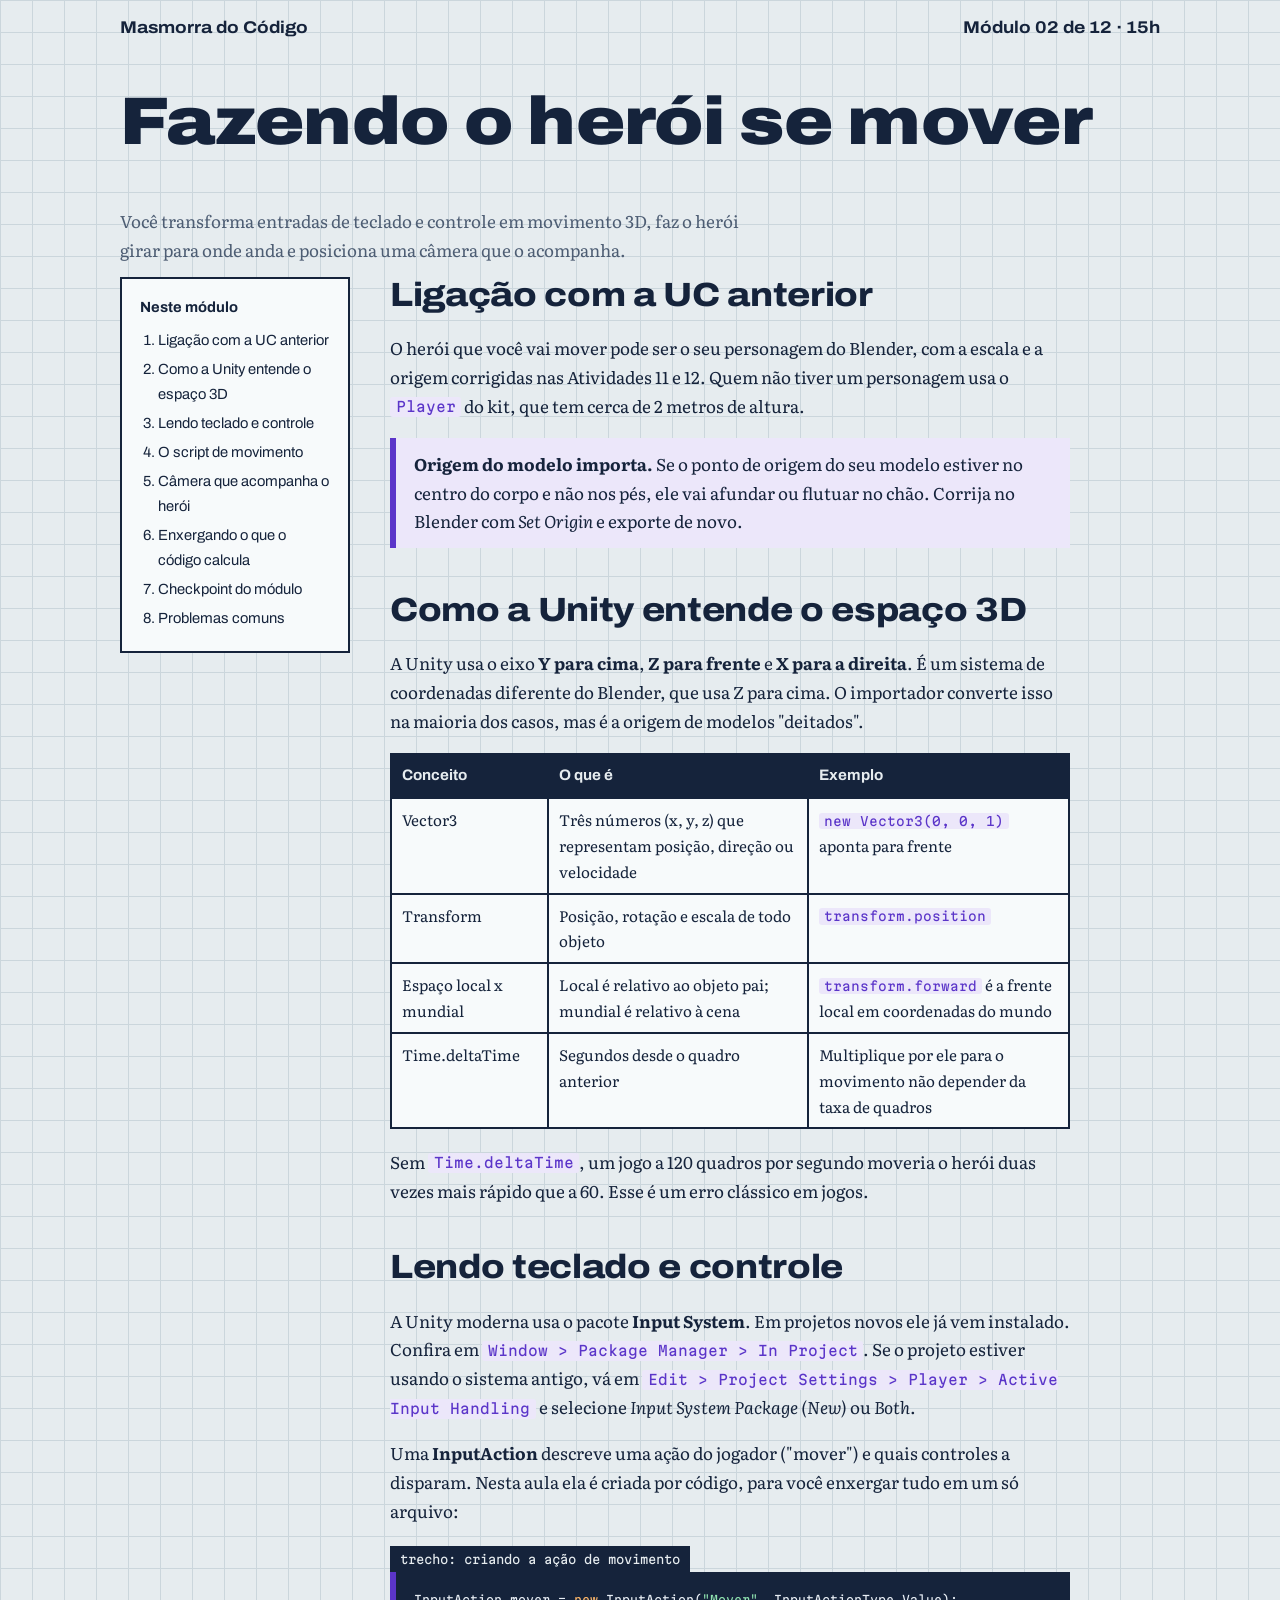
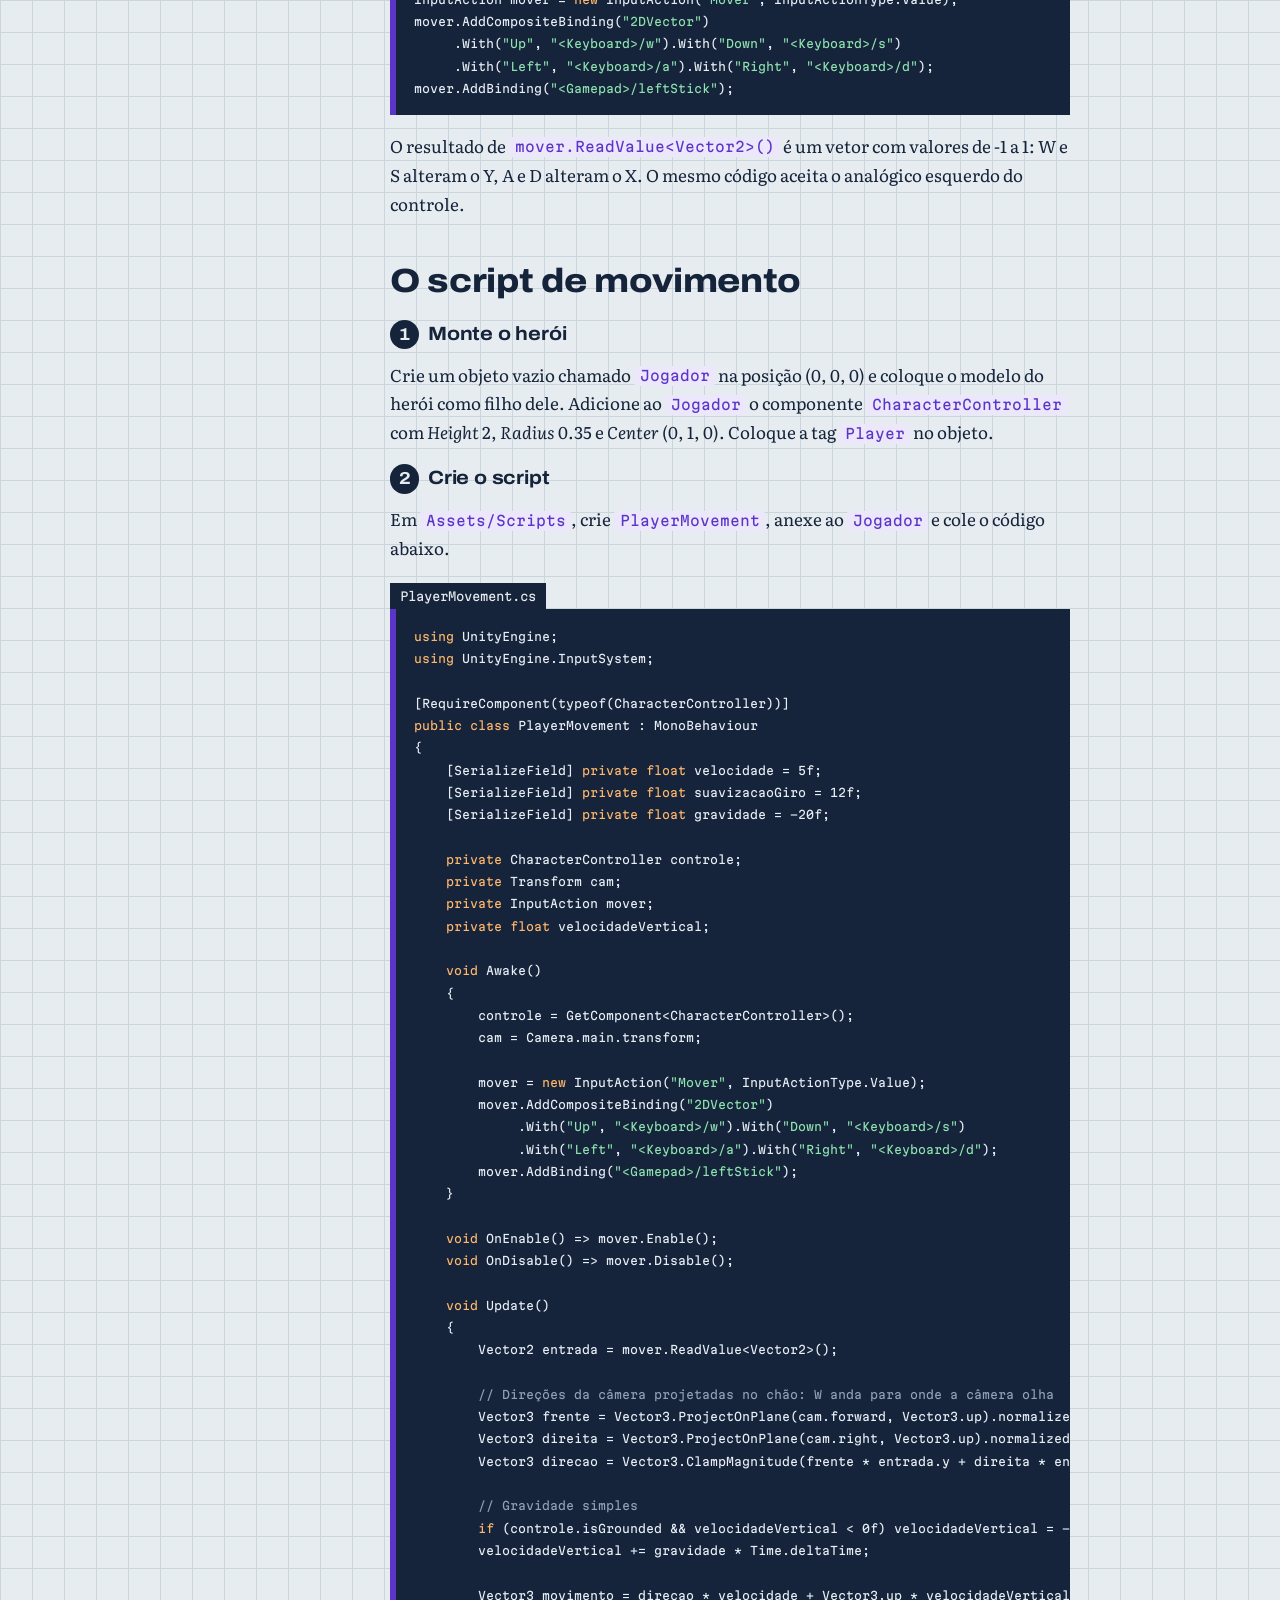
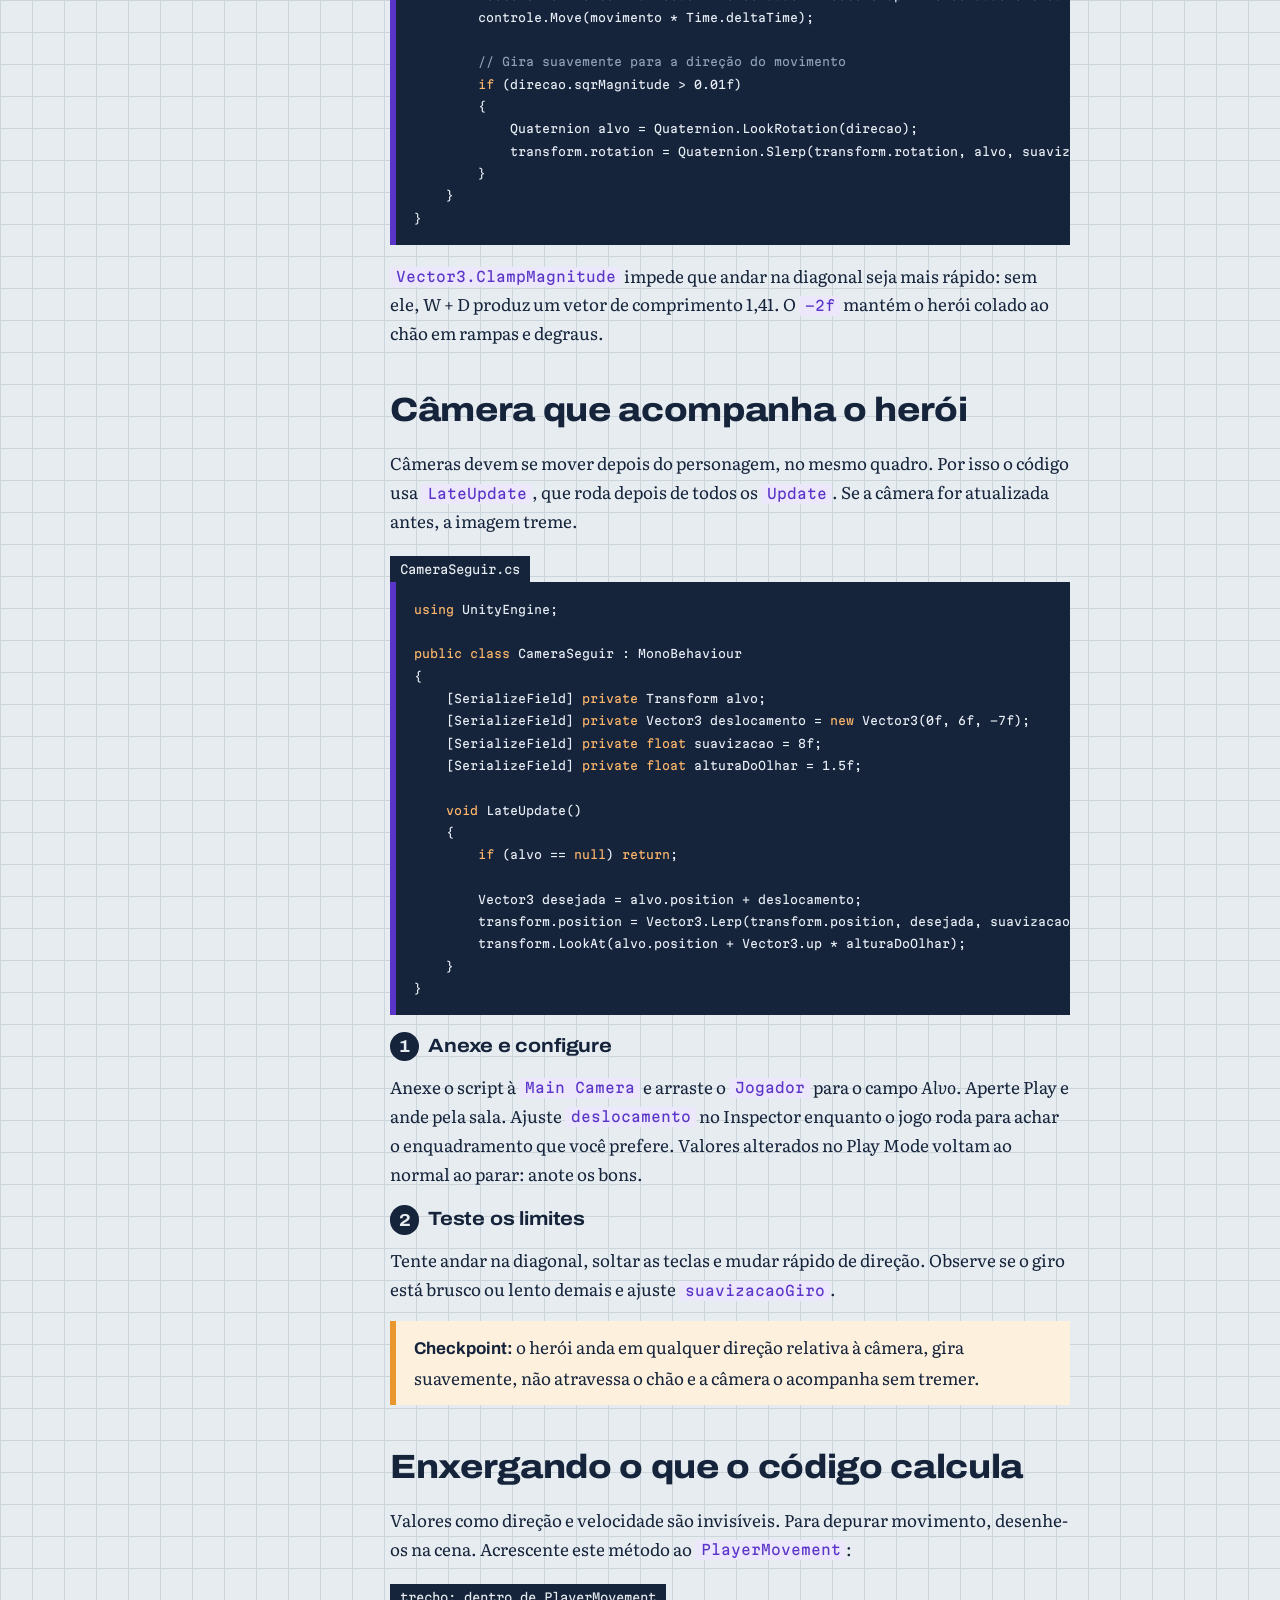
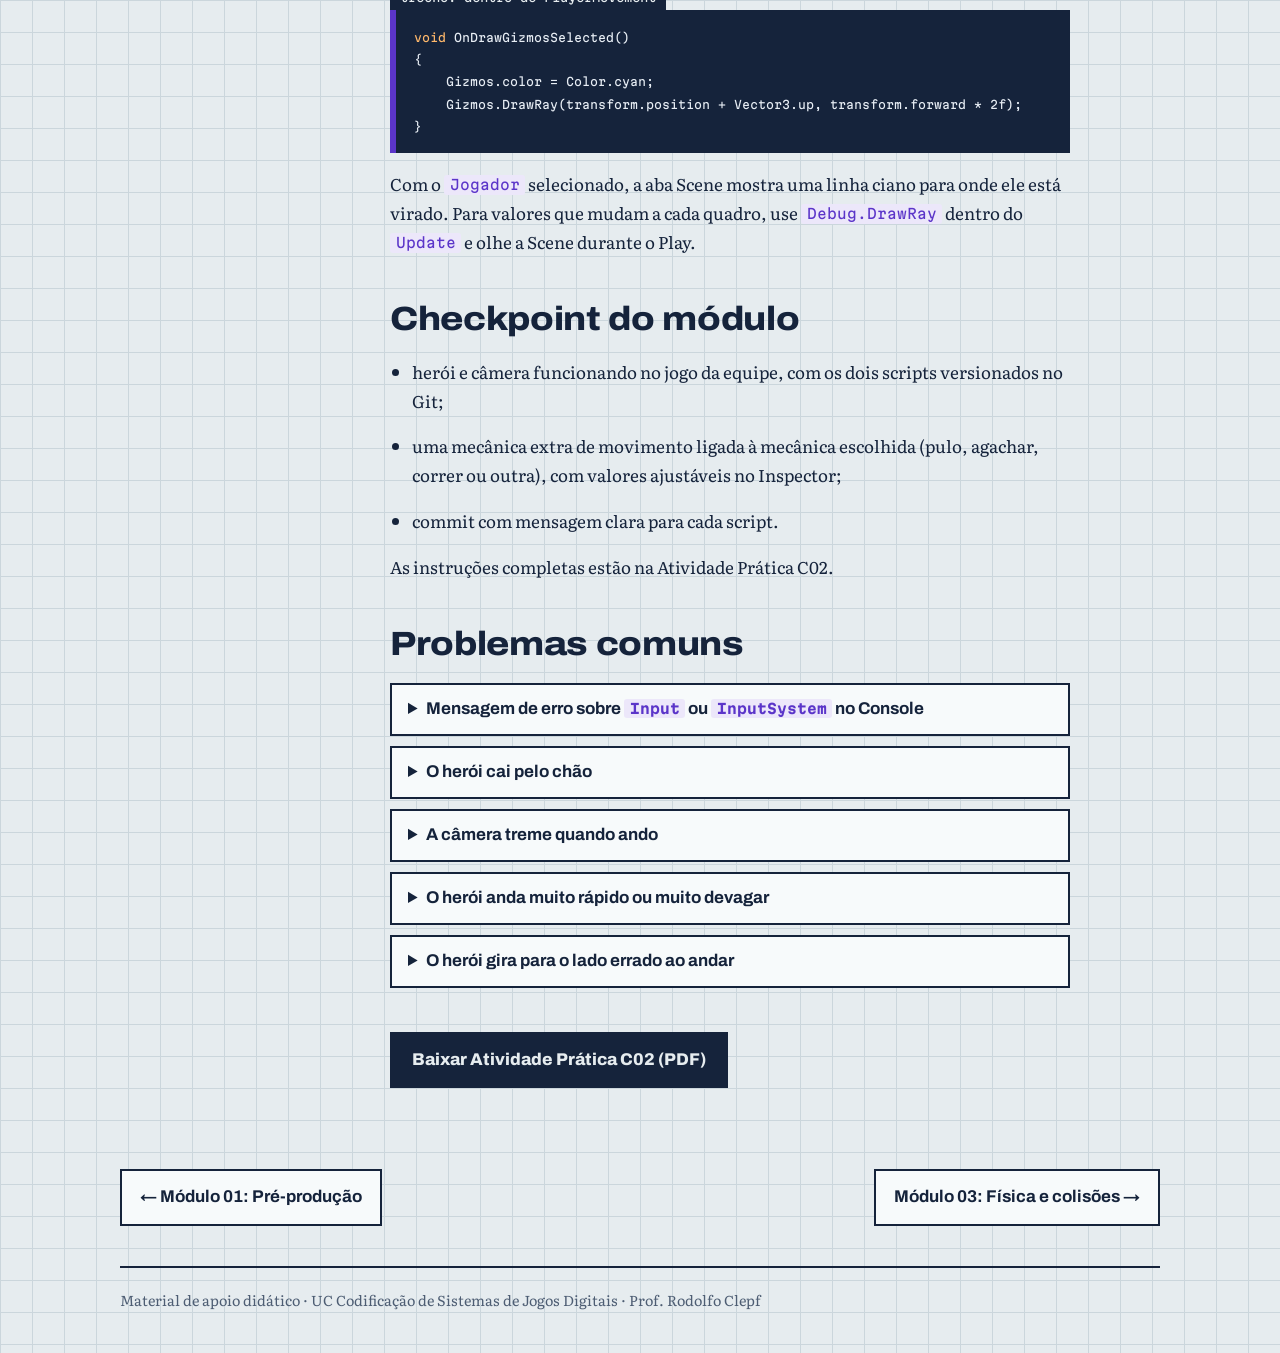
<file: modulo-02.html>
<!doctype html><html lang="pt-BR"><head><meta charset="utf-8"><meta name="viewport" content="width=device-width,initial-scale=1">
<title>Módulo 02 · Fazendo o herói se mover</title><meta name="description" content="Movimento em 3D com CharacterController, Input System e câmera de terceira pessoa em Unity e C#.">
<link rel="preconnect" href="https://fonts.googleapis.com"><link rel="preconnect" href="https://fonts.gstatic.com" crossorigin>
<link href="https://fonts.googleapis.com/css2?family=Archivo:wdth,wght@62..125,100..900&family=Literata:opsz,wght@7..72,400..700&family=Martian+Mono:wght@400;600&display=swap" rel="stylesheet">
<link rel="stylesheet" href="style.css"></head><body>
<div class="wrap"><div class="top"><a href="index.html">Masmorra do Código</a><span>Módulo 02 de 12 · 15h</span></div>
<header class="hero"><h1>Fazendo o herói se mover</h1><p>Você transforma entradas de teclado e controle em movimento 3D, faz o herói girar para onde anda e posiciona uma câmera que o acompanha.</p></header>
<div class="layout"><nav class="toc" aria-label="Neste módulo"><b>Neste módulo</b><ol><li><a href="#ligacao">Ligação com a UC anterior</a></li><li><a href="#espaco">Como a Unity entende o espaço 3D</a></li><li><a href="#input">Lendo teclado e controle</a></li><li><a href="#movimento">O script de movimento</a></li><li><a href="#camera">Câmera que acompanha o herói</a></li><li><a href="#depurar">Enxergando o que o código calcula</a></li><li><a href="#entrega">Checkpoint do módulo</a></li><li><a href="#erros">Problemas comuns</a></li></ol></nav>
<article>
<section id="ligacao"><h2>Ligação com a UC anterior</h2>
<p>O herói que você vai mover pode ser o seu personagem do Blender, com a escala e a origem corrigidas nas Atividades 11 e 12. Quem não tiver um personagem usa o <code>Player</code> do kit, que tem cerca de 2 metros de altura.</p>
<div class="note"><strong>Origem do modelo importa.</strong> Se o ponto de origem do seu modelo estiver no centro do corpo e não nos pés, ele vai afundar ou flutuar no chão. Corrija no Blender com <em>Set Origin</em> e exporte de novo.</div></section>

<section id="espaco"><h2>Como a Unity entende o espaço 3D</h2>
<p>A Unity usa o eixo <strong>Y para cima</strong>, <strong>Z para frente</strong> e <strong>X para a direita</strong>. É um sistema de coordenadas diferente do Blender, que usa Z para cima. O importador converte isso na maioria dos casos, mas é a origem de modelos "deitados".</p>
<table><tr><th>Conceito</th><th>O que é</th><th>Exemplo</th></tr><tr><td>Vector3</td><td>Três números (x, y, z) que representam posição, direção ou velocidade</td><td><code>new Vector3(0, 0, 1)</code> aponta para frente</td></tr><tr><td>Transform</td><td>Posição, rotação e escala de todo objeto</td><td><code>transform.position</code></td></tr><tr><td>Espaço local x mundial</td><td>Local é relativo ao objeto pai; mundial é relativo à cena</td><td><code>transform.forward</code> é a frente local em coordenadas do mundo</td></tr><tr><td>Time.deltaTime</td><td>Segundos desde o quadro anterior</td><td>Multiplique por ele para o movimento não depender da taxa de quadros</td></tr></table>
<p>Sem <code>Time.deltaTime</code>, um jogo a 120 quadros por segundo moveria o herói duas vezes mais rápido que a 60. Esse é um erro clássico em jogos.</p></section>

<section id="input"><h2>Lendo teclado e controle</h2>
<p>A Unity moderna usa o pacote <strong>Input System</strong>. Em projetos novos ele já vem instalado. Confira em <code>Window &gt; Package Manager &gt; In Project</code>. Se o projeto estiver usando o sistema antigo, vá em <code>Edit &gt; Project Settings &gt; Player &gt; Active Input Handling</code> e selecione <em>Input System Package (New)</em> ou <em>Both</em>.</p>
<p>Uma <strong>InputAction</strong> descreve uma ação do jogador ("mover") e quais controles a disparam. Nesta aula ela é criada por código, para você enxergar tudo em um só arquivo:</p>
<span class="file">trecho: criando a ação de movimento</span>
<pre><code>InputAction mover = <span class="k">new</span> InputAction(<span class="s">"Mover"</span>, InputActionType.Value);
mover.AddCompositeBinding(<span class="s">"2DVector"</span>)
     .With(<span class="s">"Up"</span>, <span class="s">"&lt;Keyboard&gt;/w"</span>).With(<span class="s">"Down"</span>, <span class="s">"&lt;Keyboard&gt;/s"</span>)
     .With(<span class="s">"Left"</span>, <span class="s">"&lt;Keyboard&gt;/a"</span>).With(<span class="s">"Right"</span>, <span class="s">"&lt;Keyboard&gt;/d"</span>);
mover.AddBinding(<span class="s">"&lt;Gamepad&gt;/leftStick"</span>);</code></pre>
<p>O resultado de <code>mover.ReadValue&lt;Vector2&gt;()</code> é um vetor com valores de -1 a 1: W e S alteram o Y, A e D alteram o X. O mesmo código aceita o analógico esquerdo do controle.</p></section>

<section id="movimento"><h2>O script de movimento</h2>
<div class="steps"><div class="step"><h3>Monte o herói</h3><p>Crie um objeto vazio chamado <code>Jogador</code> na posição (0, 0, 0) e coloque o modelo do herói como filho dele. Adicione ao <code>Jogador</code> o componente <code>CharacterController</code> com <em>Height</em> 2, <em>Radius</em> 0.35 e <em>Center</em> (0, 1, 0). Coloque a tag <code>Player</code> no objeto.</div><div class="step"><h3>Crie o script</h3><p>Em <code>Assets/Scripts</code>, crie <code>PlayerMovement</code>, anexe ao <code>Jogador</code> e cole o código abaixo.</p></div></div>
<span class="file">PlayerMovement.cs</span>
<pre><code><span class="k">using</span> UnityEngine;
<span class="k">using</span> UnityEngine.InputSystem;

[RequireComponent(typeof(CharacterController))]
<span class="k">public</span> <span class="k">class</span> PlayerMovement : MonoBehaviour
{
    [SerializeField] <span class="k">private</span> <span class="k">float</span> velocidade = 5f;
    [SerializeField] <span class="k">private</span> <span class="k">float</span> suavizacaoGiro = 12f;
    [SerializeField] <span class="k">private</span> <span class="k">float</span> gravidade = -20f;

    <span class="k">private</span> CharacterController controle;
    <span class="k">private</span> Transform cam;
    <span class="k">private</span> InputAction mover;
    <span class="k">private</span> <span class="k">float</span> velocidadeVertical;

    <span class="k">void</span> Awake()
    {
        controle = GetComponent&lt;CharacterController&gt;();
        cam = Camera.main.transform;

        mover = <span class="k">new</span> InputAction(<span class="s">"Mover"</span>, InputActionType.Value);
        mover.AddCompositeBinding(<span class="s">"2DVector"</span>)
             .With(<span class="s">"Up"</span>, <span class="s">"&lt;Keyboard&gt;/w"</span>).With(<span class="s">"Down"</span>, <span class="s">"&lt;Keyboard&gt;/s"</span>)
             .With(<span class="s">"Left"</span>, <span class="s">"&lt;Keyboard&gt;/a"</span>).With(<span class="s">"Right"</span>, <span class="s">"&lt;Keyboard&gt;/d"</span>);
        mover.AddBinding(<span class="s">"&lt;Gamepad&gt;/leftStick"</span>);
    }

    <span class="k">void</span> OnEnable() =&gt; mover.Enable();
    <span class="k">void</span> OnDisable() =&gt; mover.Disable();

    <span class="k">void</span> Update()
    {
        Vector2 entrada = mover.ReadValue&lt;Vector2&gt;();

        <span class="c">// Direções da câmera projetadas no chão: W anda para onde a câmera olha</span>
        Vector3 frente = Vector3.ProjectOnPlane(cam.forward, Vector3.up).normalized;
        Vector3 direita = Vector3.ProjectOnPlane(cam.right, Vector3.up).normalized;
        Vector3 direcao = Vector3.ClampMagnitude(frente * entrada.y + direita * entrada.x, 1f);

        <span class="c">// Gravidade simples</span>
        <span class="k">if</span> (controle.isGrounded &amp;&amp; velocidadeVertical &lt; 0f) velocidadeVertical = -2f;
        velocidadeVertical += gravidade * Time.deltaTime;

        Vector3 movimento = direcao * velocidade + Vector3.up * velocidadeVertical;
        controle.Move(movimento * Time.deltaTime);

        <span class="c">// Gira suavemente para a direção do movimento</span>
        <span class="k">if</span> (direcao.sqrMagnitude &gt; 0.01f)
        {
            Quaternion alvo = Quaternion.LookRotation(direcao);
            transform.rotation = Quaternion.Slerp(transform.rotation, alvo, suavizacaoGiro * Time.deltaTime);
        }
    }
}</code></pre>
<p><code>Vector3.ClampMagnitude</code> impede que andar na diagonal seja mais rápido: sem ele, W + D produz um vetor de comprimento 1,41. O <code>-2f</code> mantém o herói colado ao chão em rampas e degraus.</p></section>

<section id="camera"><h2>Câmera que acompanha o herói</h2>
<p>Câmeras devem se mover depois do personagem, no mesmo quadro. Por isso o código usa <code>LateUpdate</code>, que roda depois de todos os <code>Update</code>. Se a câmera for atualizada antes, a imagem treme.</p>
<span class="file">CameraSeguir.cs</span>
<pre><code><span class="k">using</span> UnityEngine;

<span class="k">public</span> <span class="k">class</span> CameraSeguir : MonoBehaviour
{
    [SerializeField] <span class="k">private</span> Transform alvo;
    [SerializeField] <span class="k">private</span> Vector3 deslocamento = <span class="k">new</span> Vector3(0f, 6f, -7f);
    [SerializeField] <span class="k">private</span> <span class="k">float</span> suavizacao = 8f;
    [SerializeField] <span class="k">private</span> <span class="k">float</span> alturaDoOlhar = 1.5f;

    <span class="k">void</span> LateUpdate()
    {
        <span class="k">if</span> (alvo == <span class="k">null</span>) <span class="k">return</span>;

        Vector3 desejada = alvo.position + deslocamento;
        transform.position = Vector3.Lerp(transform.position, desejada, suavizacao * Time.deltaTime);
        transform.LookAt(alvo.position + Vector3.up * alturaDoOlhar);
    }
}</code></pre>
<div class="steps"><div class="step"><h3>Anexe e configure</h3><p>Anexe o script à <code>Main Camera</code> e arraste o <code>Jogador</code> para o campo <em>Alvo</em>. Aperte Play e ande pela sala. Ajuste <code>deslocamento</code> no Inspector enquanto o jogo roda para achar o enquadramento que você prefere. Valores alterados no Play Mode voltam ao normal ao parar: anote os bons.</div><div class="step"><h3>Teste os limites</h3><p>Tente andar na diagonal, soltar as teclas e mudar rápido de direção. Observe se o giro está brusco ou lento demais e ajuste <code>suavizacaoGiro</code>.</p></div></div>
<div class="check"><strong>Checkpoint:</strong> o herói anda em qualquer direção relativa à câmera, gira suavemente, não atravessa o chão e a câmera o acompanha sem tremer.</div></section>

<section id="depurar"><h2>Enxergando o que o código calcula</h2>
<p>Valores como direção e velocidade são invisíveis. Para depurar movimento, desenhe-os na cena. Acrescente este método ao <code>PlayerMovement</code>:</p>
<span class="file">trecho: dentro de PlayerMovement</span>
<pre><code><span class="k">void</span> OnDrawGizmosSelected()
{
    Gizmos.color = Color.cyan;
    Gizmos.DrawRay(transform.position + Vector3.up, transform.forward * 2f);
}</code></pre>
<p>Com o <code>Jogador</code> selecionado, a aba Scene mostra uma linha ciano para onde ele está virado. Para valores que mudam a cada quadro, use <code>Debug.DrawRay</code> dentro do <code>Update</code> e olhe a Scene durante o Play.</p></section>

<section id="entrega"><h2>Checkpoint do módulo</h2>
<ul><li>herói e câmera funcionando no jogo da equipe, com os dois scripts versionados no Git;</li><li>uma mecânica extra de movimento ligada à mecânica escolhida (pulo, agachar, correr ou outra), com valores ajustáveis no Inspector;</li><li>commit com mensagem clara para cada script.</li></ul>
<p>As instruções completas estão na Atividade Prática C02.</p></section>

<section id="erros"><h2>Problemas comuns</h2>
<details><summary>Mensagem de erro sobre <code>Input</code> ou <code>InputSystem</code> no Console</summary><div><p>Falta o pacote Input System ou o <em>Active Input Handling</em> está em Input Manager (Old). Instale o pacote, ajuste a configuração e reinicie a Unity quando ela pedir.</p></div></details><details><summary>O herói cai pelo chão</summary><div><p>O piso não tem colisor. Selecione o modelo do piso, na aba <em>Model</em> marque <em>Generate Colliders</em> e clique em Apply, ou adicione um <em>Box Collider</em> ao objeto.</p></div></details><details><summary>A câmera treme quando ando</summary><div><p>A câmera está sendo movida em <code>Update</code>. Mova em <code>LateUpdate</code>, como no script.</p></div></details><details><summary>O herói anda muito rápido ou muito devagar</summary><div><p>Confira se o movimento está multiplicado por <code>Time.deltaTime</code> e ajuste <code>velocidade</code> no Inspector, não no código.</p></div></details><details><summary>O herói gira para o lado errado ao andar</summary><div><p>O modelo foi exportado do Blender com o eixo da frente errado. No Blender, a frente do modelo deve apontar para -Y e a exportação FBX deve usar Forward = -Z, Up = Y. Corrija e importe de novo.</p></div></details></section>
<p><a class="dl" href="atividades/AtividadeC02_Movimento_Camera.pdf" download>Baixar Atividade Prática C02 (PDF)</a></p>
</article></div>
<nav class="pager" aria-label="Navegação entre módulos"><a href="modulo-01.html">← Módulo 01: Pré-produção</a><a href="modulo-03.html">Módulo 03: Física e colisões →</a></nav>
<footer>Material de apoio didático · UC Codificação de Sistemas de Jogos Digitais · Prof. Rodolfo Clepf</footer></div></body></html>
</file>
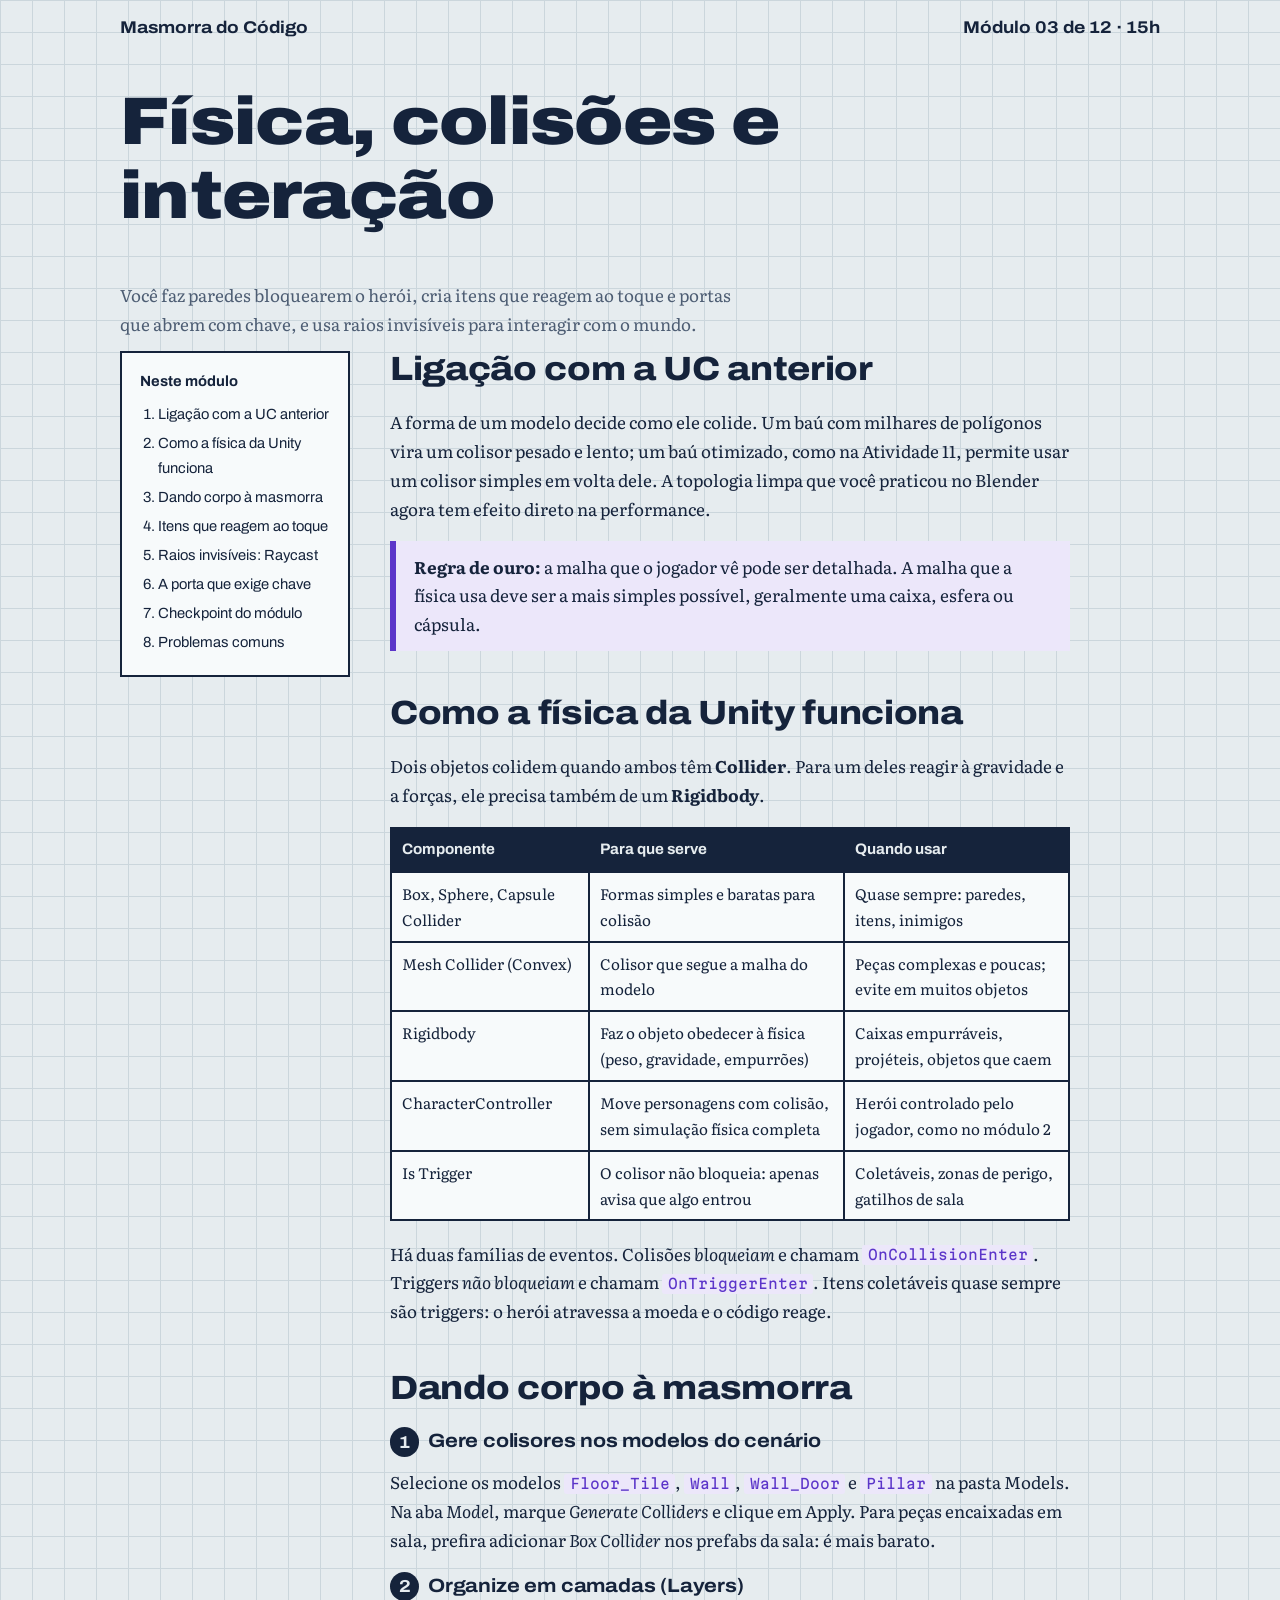
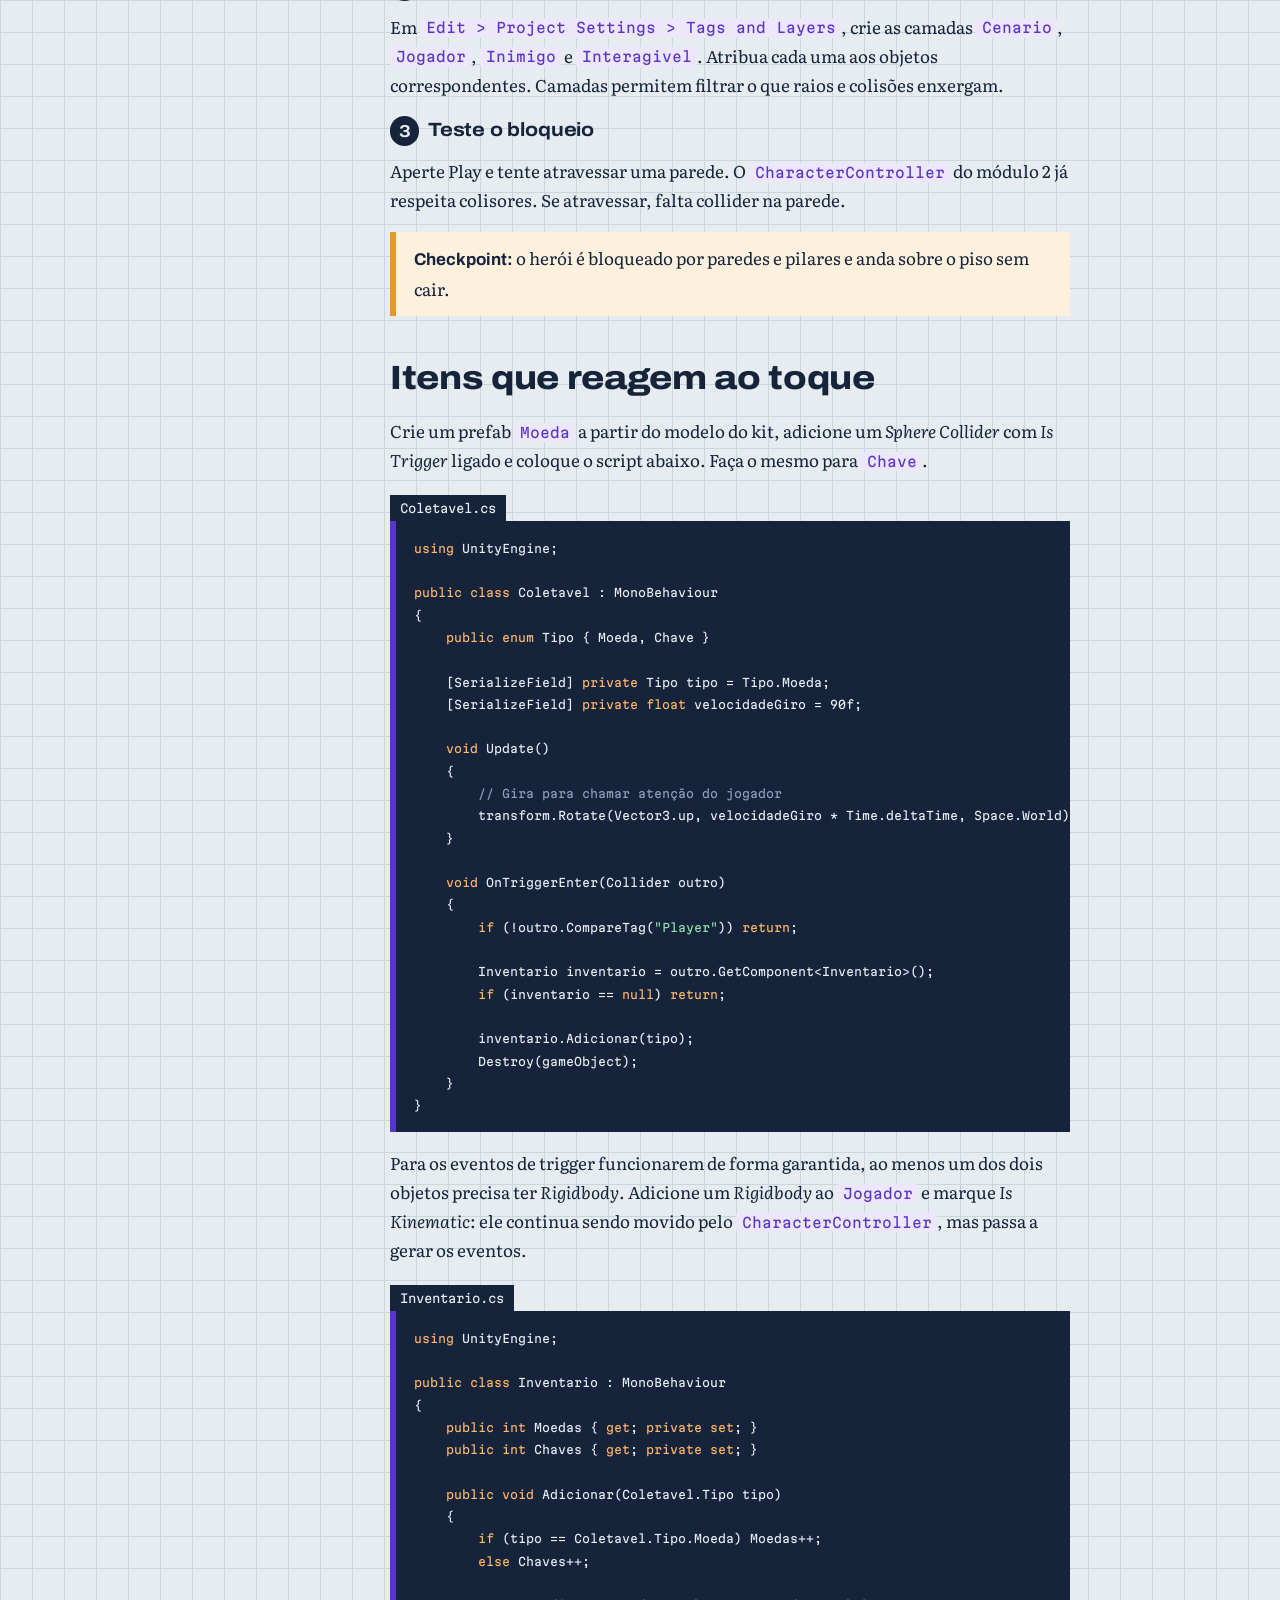
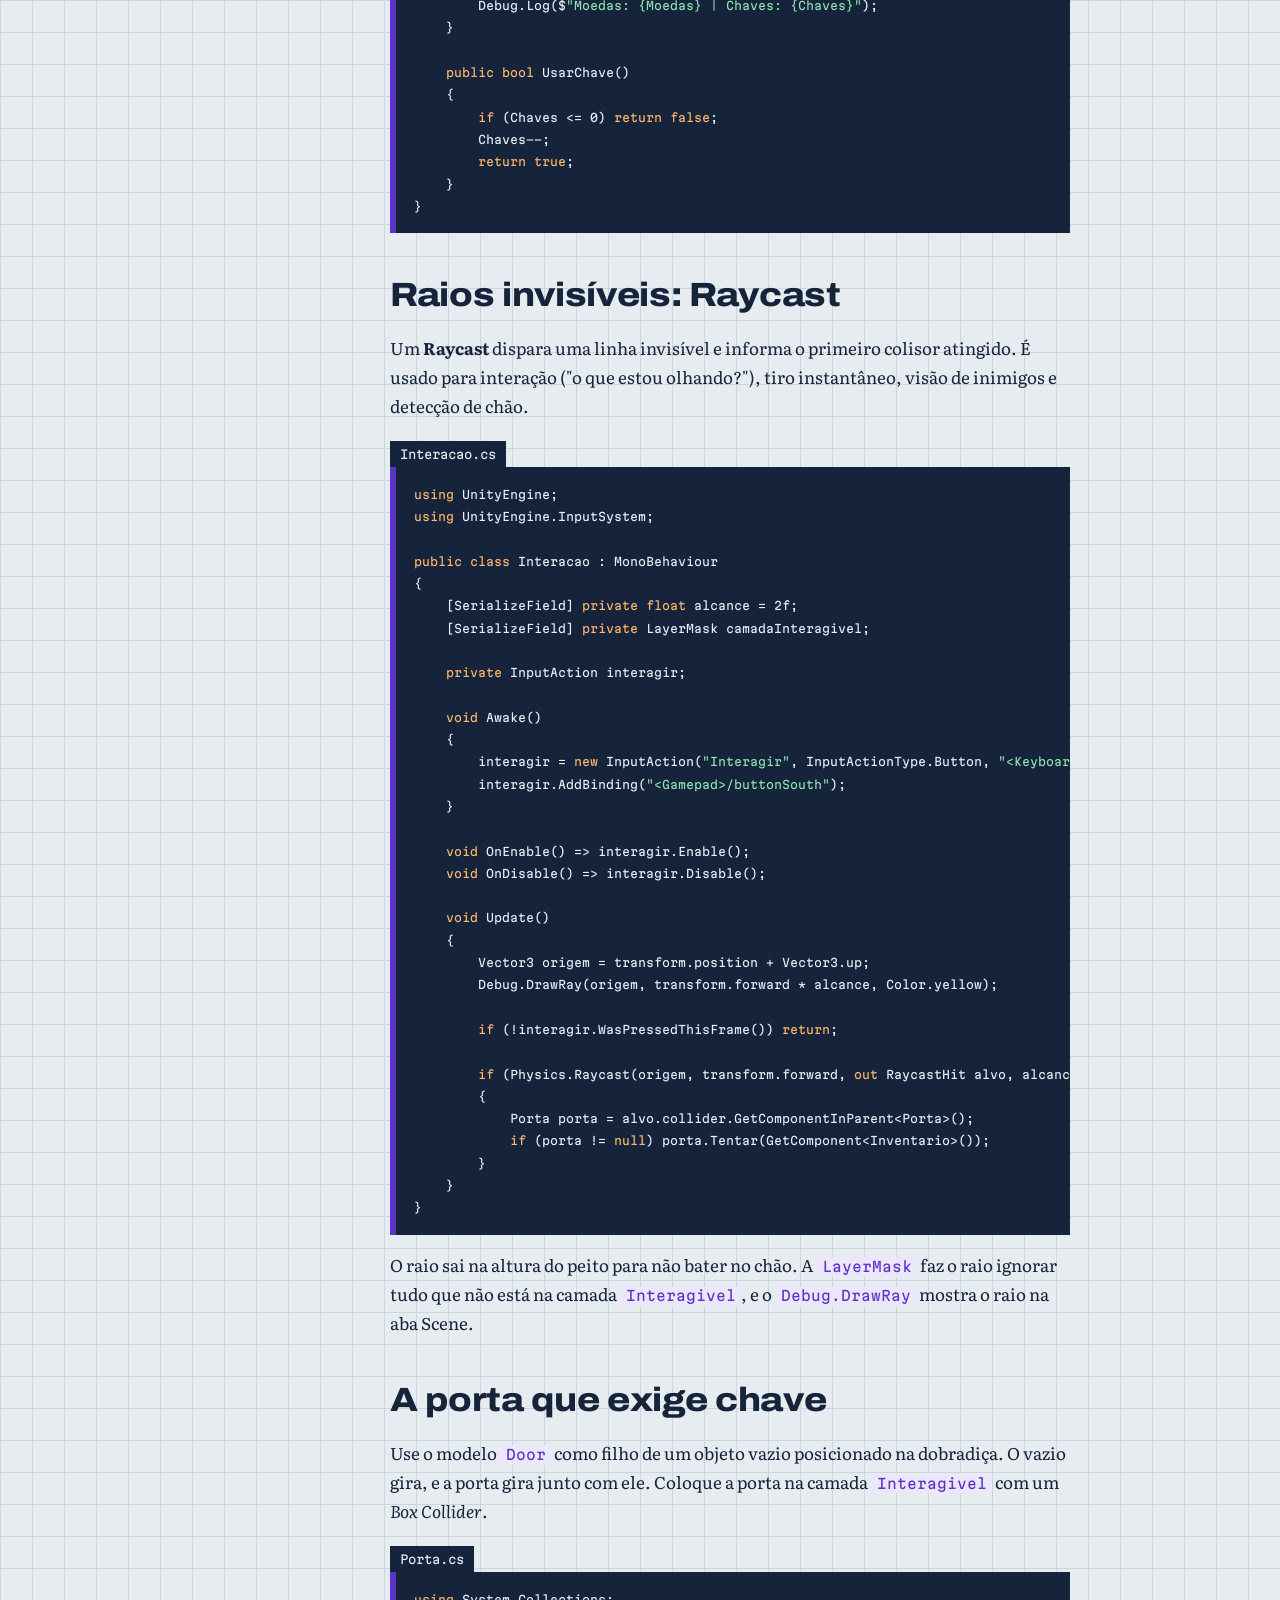
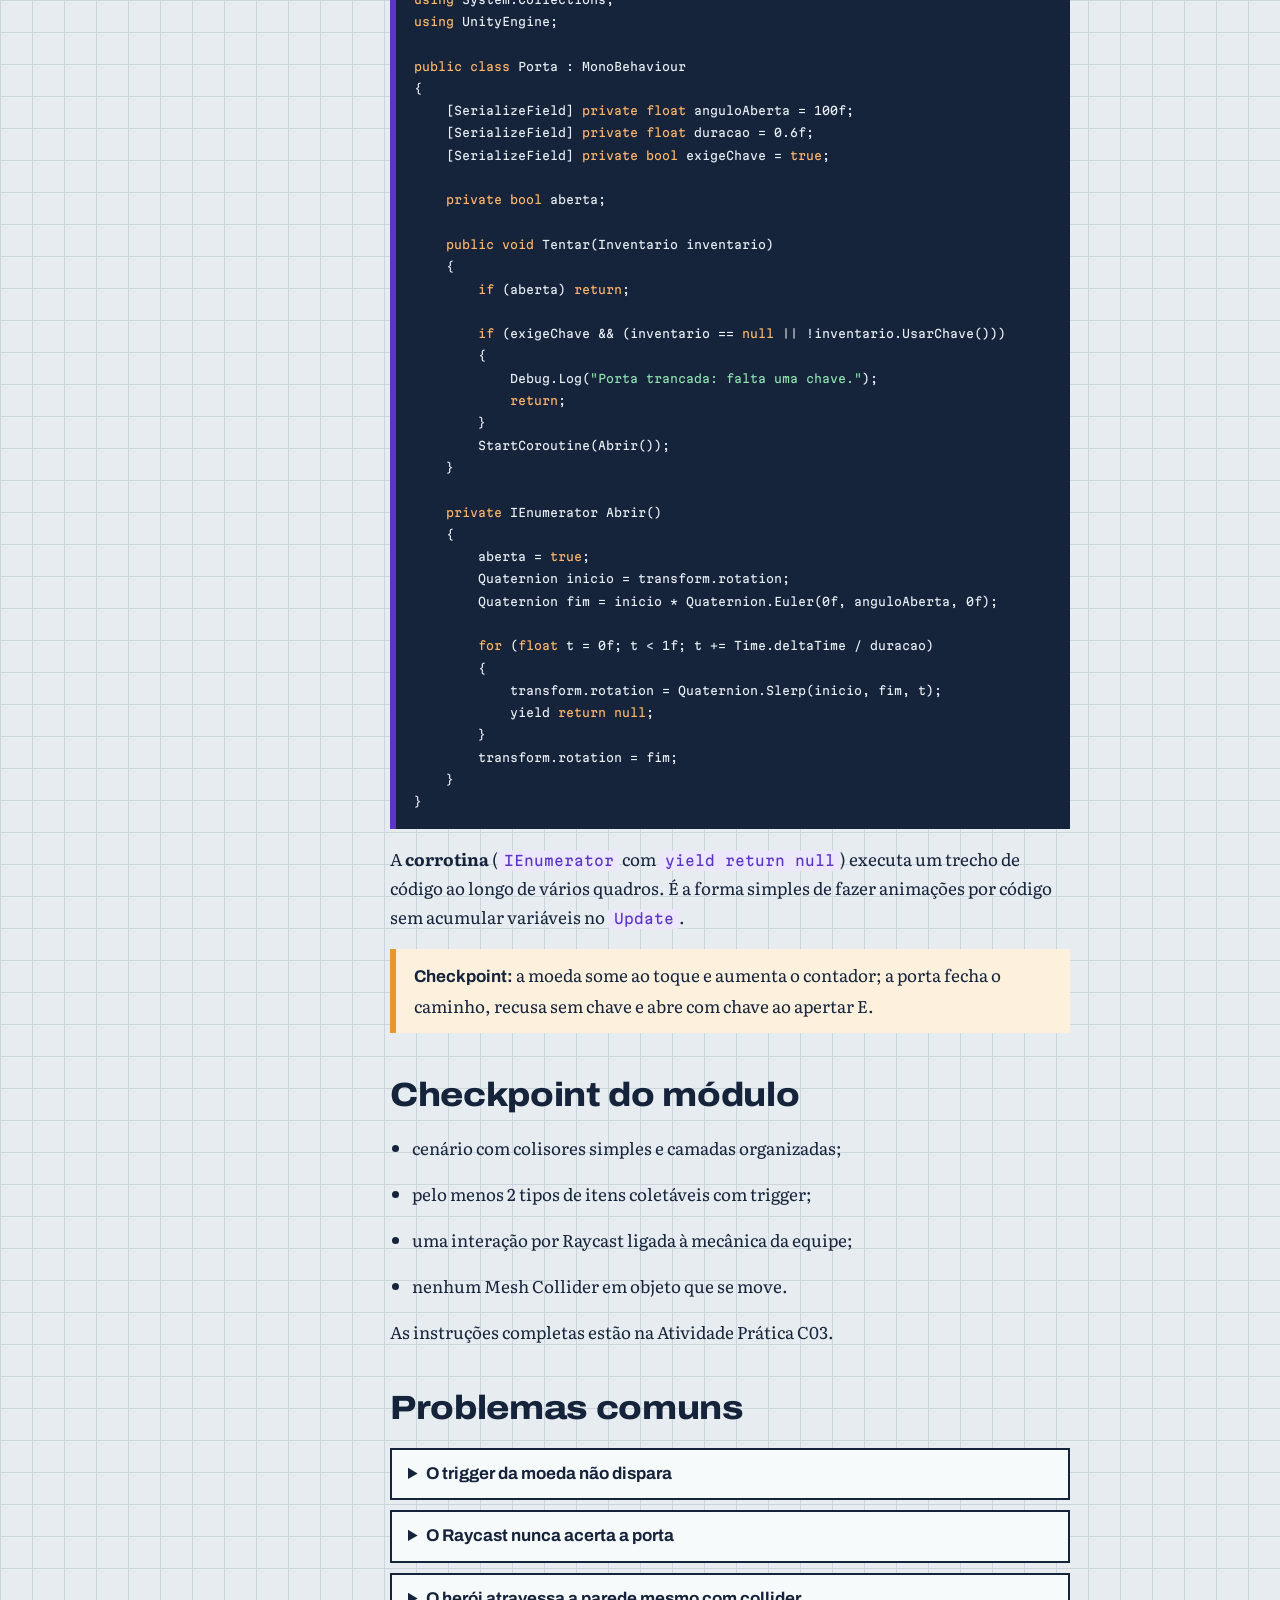
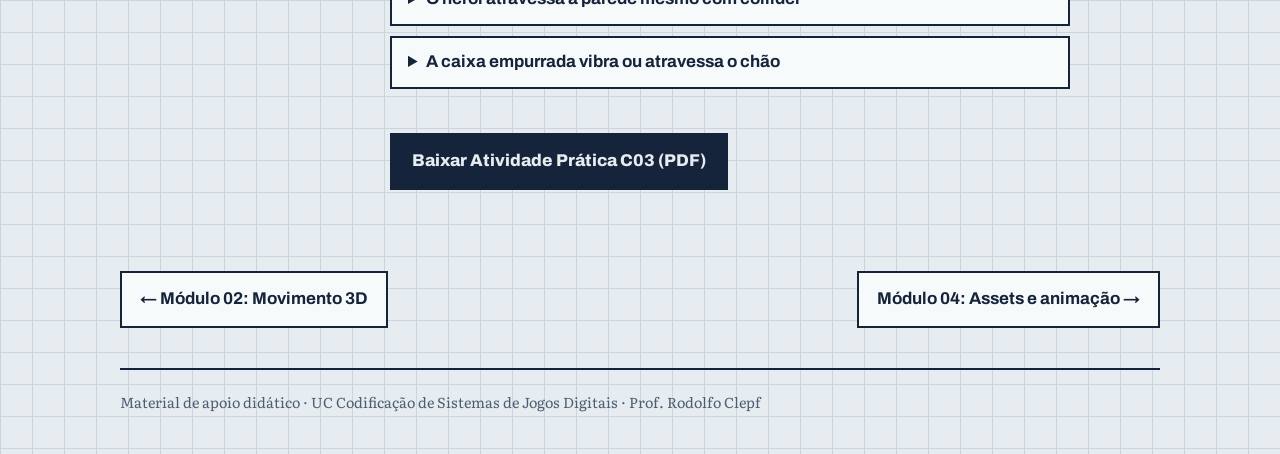
<file: modulo-03.html>
<!doctype html><html lang="pt-BR"><head><meta charset="utf-8"><meta name="viewport" content="width=device-width,initial-scale=1">
<title>Módulo 03 · Física, colisões e interação</title><meta name="description" content="Física 3D em Unity: Rigidbody, colliders, triggers, layers e Raycast para interação.">
<link rel="preconnect" href="https://fonts.googleapis.com"><link rel="preconnect" href="https://fonts.gstatic.com" crossorigin>
<link href="https://fonts.googleapis.com/css2?family=Archivo:wdth,wght@62..125,100..900&family=Literata:opsz,wght@7..72,400..700&family=Martian+Mono:wght@400;600&display=swap" rel="stylesheet">
<link rel="stylesheet" href="style.css"></head><body>
<div class="wrap"><div class="top"><a href="index.html">Masmorra do Código</a><span>Módulo 03 de 12 · 15h</span></div>
<header class="hero"><h1>Física, colisões e interação</h1><p>Você faz paredes bloquearem o herói, cria itens que reagem ao toque e portas que abrem com chave, e usa raios invisíveis para interagir com o mundo.</p></header>
<div class="layout"><nav class="toc" aria-label="Neste módulo"><b>Neste módulo</b><ol><li><a href="#ligacao">Ligação com a UC anterior</a></li><li><a href="#conceitos">Como a física da Unity funciona</a></li><li><a href="#paredes">Dando corpo à masmorra</a></li><li><a href="#coletaveis">Itens que reagem ao toque</a></li><li><a href="#raycast">Raios invisíveis: Raycast</a></li><li><a href="#porta">A porta que exige chave</a></li><li><a href="#entrega">Checkpoint do módulo</a></li><li><a href="#erros">Problemas comuns</a></li></ol></nav>
<article>
<section id="ligacao"><h2>Ligação com a UC anterior</h2>
<p>A forma de um modelo decide como ele colide. Um baú com milhares de polígonos vira um colisor pesado e lento; um baú otimizado, como na Atividade 11, permite usar um colisor simples em volta dele. A topologia limpa que você praticou no Blender agora tem efeito direto na performance.</p>
<div class="note"><strong>Regra de ouro:</strong> a malha que o jogador vê pode ser detalhada. A malha que a física usa deve ser a mais simples possível, geralmente uma caixa, esfera ou cápsula.</div></section>

<section id="conceitos"><h2>Como a física da Unity funciona</h2>
<p>Dois objetos colidem quando ambos têm <strong>Collider</strong>. Para um deles reagir à gravidade e a forças, ele precisa também de um <strong>Rigidbody</strong>.</p>
<table><tr><th>Componente</th><th>Para que serve</th><th>Quando usar</th></tr><tr><td>Box, Sphere, Capsule Collider</td><td>Formas simples e baratas para colisão</td><td>Quase sempre: paredes, itens, inimigos</td></tr><tr><td>Mesh Collider (Convex)</td><td>Colisor que segue a malha do modelo</td><td>Peças complexas e poucas; evite em muitos objetos</td></tr><tr><td>Rigidbody</td><td>Faz o objeto obedecer à física (peso, gravidade, empurrões)</td><td>Caixas empurráveis, projéteis, objetos que caem</td></tr><tr><td>CharacterController</td><td>Move personagens com colisão, sem simulação física completa</td><td>Herói controlado pelo jogador, como no módulo 2</td></tr><tr><td>Is Trigger</td><td>O colisor não bloqueia: apenas avisa que algo entrou</td><td>Coletáveis, zonas de perigo, gatilhos de sala</td></tr></table>
<p>Há duas famílias de eventos. Colisões <em>bloqueiam</em> e chamam <code>OnCollisionEnter</code>. Triggers <em>não bloqueiam</em> e chamam <code>OnTriggerEnter</code>. Itens coletáveis quase sempre são triggers: o herói atravessa a moeda e o código reage.</p></section>

<section id="paredes"><h2>Dando corpo à masmorra</h2>
<div class="steps"><div class="step"><h3>Gere colisores nos modelos do cenário</h3><p>Selecione os modelos <code>Floor_Tile</code>, <code>Wall</code>, <code>Wall_Door</code> e <code>Pillar</code> na pasta Models. Na aba <em>Model</em>, marque <em>Generate Colliders</em> e clique em Apply. Para peças encaixadas em sala, prefira adicionar <em>Box Collider</em> nos prefabs da sala: é mais barato.</p></div><div class="step"><h3>Organize em camadas (Layers)</h3><p>Em <code>Edit &gt; Project Settings &gt; Tags and Layers</code>, crie as camadas <code>Cenario</code>, <code>Jogador</code>, <code>Inimigo</code> e <code>Interagivel</code>. Atribua cada uma aos objetos correspondentes. Camadas permitem filtrar o que raios e colisões enxergam.</div><div class="step"><h3>Teste o bloqueio</h3><p>Aperte Play e tente atravessar uma parede. O <code>CharacterController</code> do módulo 2 já respeita colisores. Se atravessar, falta collider na parede.</p></div></div>
<div class="check"><strong>Checkpoint:</strong> o herói é bloqueado por paredes e pilares e anda sobre o piso sem cair.</div></section>

<section id="coletaveis"><h2>Itens que reagem ao toque</h2>
<p>Crie um prefab <code>Moeda</code> a partir do modelo do kit, adicione um <em>Sphere Collider</em> com <em>Is Trigger</em> ligado e coloque o script abaixo. Faça o mesmo para <code>Chave</code>.</p>
<span class="file">Coletavel.cs</span>
<pre><code><span class="k">using</span> UnityEngine;

<span class="k">public</span> <span class="k">class</span> Coletavel : MonoBehaviour
{
    <span class="k">public</span> <span class="k">enum</span> Tipo { Moeda, Chave }

    [SerializeField] <span class="k">private</span> Tipo tipo = Tipo.Moeda;
    [SerializeField] <span class="k">private</span> <span class="k">float</span> velocidadeGiro = 90f;

    <span class="k">void</span> Update()
    {
        <span class="c">// Gira para chamar atenção do jogador</span>
        transform.Rotate(Vector3.up, velocidadeGiro * Time.deltaTime, Space.World);
    }

    <span class="k">void</span> OnTriggerEnter(Collider outro)
    {
        <span class="k">if</span> (!outro.CompareTag(<span class="s">"Player"</span>)) <span class="k">return</span>;

        Inventario inventario = outro.GetComponent&lt;Inventario&gt;();
        <span class="k">if</span> (inventario == <span class="k">null</span>) <span class="k">return</span>;

        inventario.Adicionar(tipo);
        Destroy(gameObject);
    }
}</code></pre>
<p>Para os eventos de trigger funcionarem de forma garantida, ao menos um dos dois objetos precisa ter <em>Rigidbody</em>. Adicione um <em>Rigidbody</em> ao <code>Jogador</code> e marque <em>Is Kinematic</em>: ele continua sendo movido pelo <code>CharacterController</code>, mas passa a gerar os eventos.</p>
<span class="file">Inventario.cs</span>
<pre><code><span class="k">using</span> UnityEngine;

<span class="k">public</span> <span class="k">class</span> Inventario : MonoBehaviour
{
    <span class="k">public</span> <span class="k">int</span> Moedas { <span class="k">get</span>; <span class="k">private</span> <span class="k">set</span>; }
    <span class="k">public</span> <span class="k">int</span> Chaves { <span class="k">get</span>; <span class="k">private</span> <span class="k">set</span>; }

    <span class="k">public</span> <span class="k">void</span> Adicionar(Coletavel.Tipo tipo)
    {
        <span class="k">if</span> (tipo == Coletavel.Tipo.Moeda) Moedas++;
        <span class="k">else</span> Chaves++;

        Debug.Log($<span class="s">"Moedas: {Moedas} | Chaves: {Chaves}"</span>);
    }

    <span class="k">public</span> <span class="k">bool</span> UsarChave()
    {
        <span class="k">if</span> (Chaves &lt;= 0) <span class="k">return</span> <span class="k">false</span>;
        Chaves--;
        <span class="k">return</span> <span class="k">true</span>;
    }
}</code></pre></section>

<section id="raycast"><h2>Raios invisíveis: Raycast</h2>
<p>Um <strong>Raycast</strong> dispara uma linha invisível e informa o primeiro colisor atingido. É usado para interação ("o que estou olhando?"), tiro instantâneo, visão de inimigos e detecção de chão.</p>
<span class="file">Interacao.cs</span>
<pre><code><span class="k">using</span> UnityEngine;
<span class="k">using</span> UnityEngine.InputSystem;

<span class="k">public</span> <span class="k">class</span> Interacao : MonoBehaviour
{
    [SerializeField] <span class="k">private</span> <span class="k">float</span> alcance = 2f;
    [SerializeField] <span class="k">private</span> LayerMask camadaInteragivel;

    <span class="k">private</span> InputAction interagir;

    <span class="k">void</span> Awake()
    {
        interagir = <span class="k">new</span> InputAction(<span class="s">"Interagir"</span>, InputActionType.Button, <span class="s">"&lt;Keyboard&gt;/e"</span>);
        interagir.AddBinding(<span class="s">"&lt;Gamepad&gt;/buttonSouth"</span>);
    }

    <span class="k">void</span> OnEnable() =&gt; interagir.Enable();
    <span class="k">void</span> OnDisable() =&gt; interagir.Disable();

    <span class="k">void</span> Update()
    {
        Vector3 origem = transform.position + Vector3.up;
        Debug.DrawRay(origem, transform.forward * alcance, Color.yellow);

        <span class="k">if</span> (!interagir.WasPressedThisFrame()) <span class="k">return</span>;

        <span class="k">if</span> (Physics.Raycast(origem, transform.forward, <span class="k">out</span> RaycastHit alvo, alcance, camadaInteragivel))
        {
            Porta porta = alvo.collider.GetComponentInParent&lt;Porta&gt;();
            <span class="k">if</span> (porta != <span class="k">null</span>) porta.Tentar(GetComponent&lt;Inventario&gt;());
        }
    }
}</code></pre>
<p>O raio sai na altura do peito para não bater no chão. A <code>LayerMask</code> faz o raio ignorar tudo que não está na camada <code>Interagivel</code>, e o <code>Debug.DrawRay</code> mostra o raio na aba Scene.</p></section>

<section id="porta"><h2>A porta que exige chave</h2>
<p>Use o modelo <code>Door</code> como filho de um objeto vazio posicionado na dobradiça. O vazio gira, e a porta gira junto com ele. Coloque a porta na camada <code>Interagivel</code> com um <em>Box Collider</em>.</p>
<span class="file">Porta.cs</span>
<pre><code><span class="k">using</span> System.Collections;
<span class="k">using</span> UnityEngine;

<span class="k">public</span> <span class="k">class</span> Porta : MonoBehaviour
{
    [SerializeField] <span class="k">private</span> <span class="k">float</span> anguloAberta = 100f;
    [SerializeField] <span class="k">private</span> <span class="k">float</span> duracao = 0.6f;
    [SerializeField] <span class="k">private</span> <span class="k">bool</span> exigeChave = <span class="k">true</span>;

    <span class="k">private</span> <span class="k">bool</span> aberta;

    <span class="k">public</span> <span class="k">void</span> Tentar(Inventario inventario)
    {
        <span class="k">if</span> (aberta) <span class="k">return</span>;

        <span class="k">if</span> (exigeChave &amp;&amp; (inventario == <span class="k">null</span> || !inventario.UsarChave()))
        {
            Debug.Log(<span class="s">"Porta trancada: falta uma chave."</span>);
            <span class="k">return</span>;
        }
        StartCoroutine(Abrir());
    }

    <span class="k">private</span> IEnumerator Abrir()
    {
        aberta = <span class="k">true</span>;
        Quaternion inicio = transform.rotation;
        Quaternion fim = inicio * Quaternion.Euler(0f, anguloAberta, 0f);

        <span class="k">for</span> (<span class="k">float</span> t = 0f; t &lt; 1f; t += Time.deltaTime / duracao)
        {
            transform.rotation = Quaternion.Slerp(inicio, fim, t);
            yield <span class="k">return</span> <span class="k">null</span>;
        }
        transform.rotation = fim;
    }
}</code></pre>
<p>A <strong>corrotina</strong> (<code>IEnumerator</code> com <code>yield return null</code>) executa um trecho de código ao longo de vários quadros. É a forma simples de fazer animações por código sem acumular variáveis no <code>Update</code>.</p>
<div class="check"><strong>Checkpoint:</strong> a moeda some ao toque e aumenta o contador; a porta fecha o caminho, recusa sem chave e abre com chave ao apertar E.</div></section>

<section id="entrega"><h2>Checkpoint do módulo</h2>
<ul><li>cenário com colisores simples e camadas organizadas;</li><li>pelo menos 2 tipos de itens coletáveis com trigger;</li><li>uma interação por Raycast ligada à mecânica da equipe;</li><li>nenhum Mesh Collider em objeto que se move.</li></ul>
<p>As instruções completas estão na Atividade Prática C03.</p></section>

<section id="erros"><h2>Problemas comuns</h2>
<details><summary>O trigger da moeda não dispara</summary><div><p>Confira três coisas: o <em>Is Trigger</em> está marcado no item, o <code>Jogador</code> tem a tag <code>Player</code> e pelo menos um dos dois objetos tem <em>Rigidbody</em>.</p></div></details><details><summary>O Raycast nunca acerta a porta</summary><div><p>Veja se a porta está na camada configurada em <code>camadaInteragivel</code> no Inspector, se tem collider e se o alcance chega até ela. O raio amarelo na Scene mostra por onde ele passa.</p></div></details><details><summary>O herói atravessa a parede mesmo com collider</summary><div><p>O <em>Collider</em> da parede pode estar marcado como <em>Is Trigger</em>. Triggers não bloqueiam.</p></div></details><details><summary>A caixa empurrada vibra ou atravessa o chão</summary><div><p>Objetos rápidos precisam de <em>Collision Detection: Continuous</em> no Rigidbody. Evite escalas muito pequenas no collider.</p></div></details></section>
<p><a class="dl" href="atividades/AtividadeC03_Fisica_Interacao.pdf" download>Baixar Atividade Prática C03 (PDF)</a></p>
</article></div>
<nav class="pager" aria-label="Navegação entre módulos"><a href="modulo-02.html">← Módulo 02: Movimento 3D</a><a href="modulo-04.html">Módulo 04: Assets e animação →</a></nav>
<footer>Material de apoio didático · UC Codificação de Sistemas de Jogos Digitais · Prof. Rodolfo Clepf</footer></div></body></html>
</file>
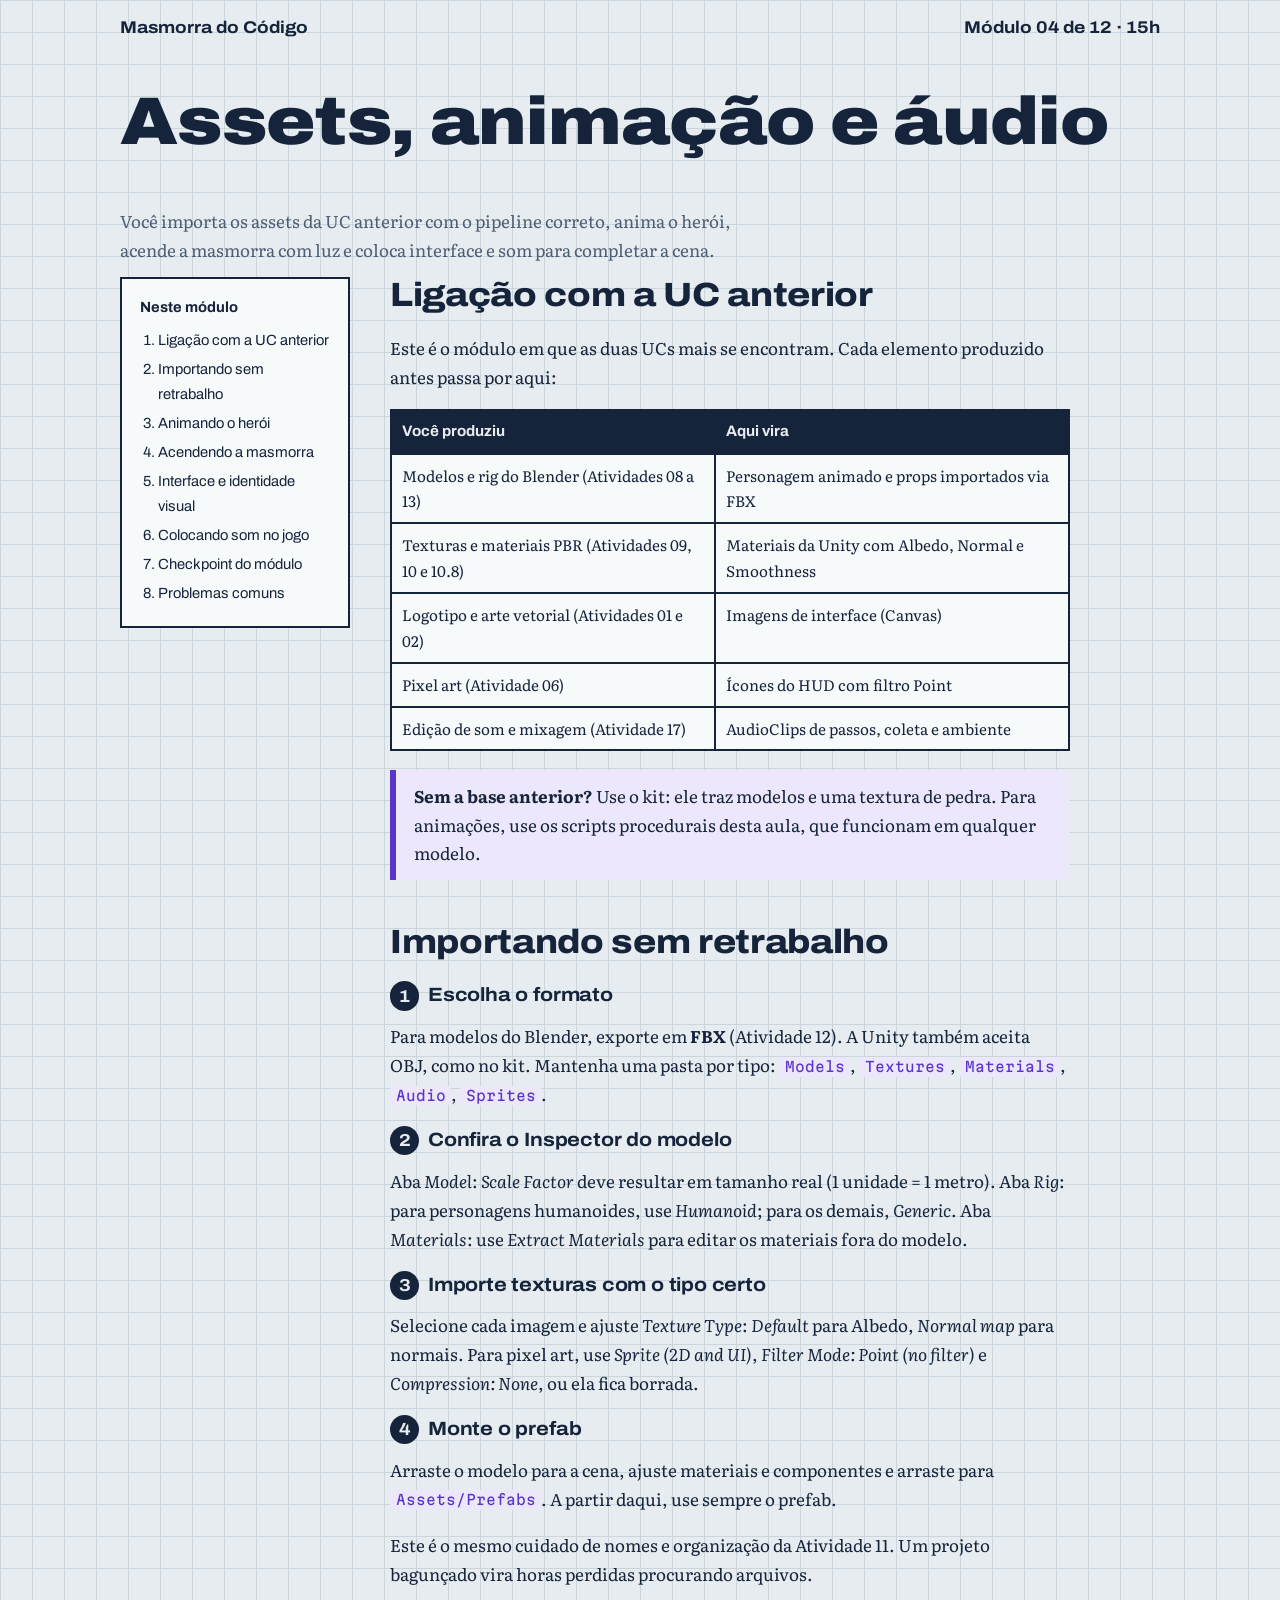
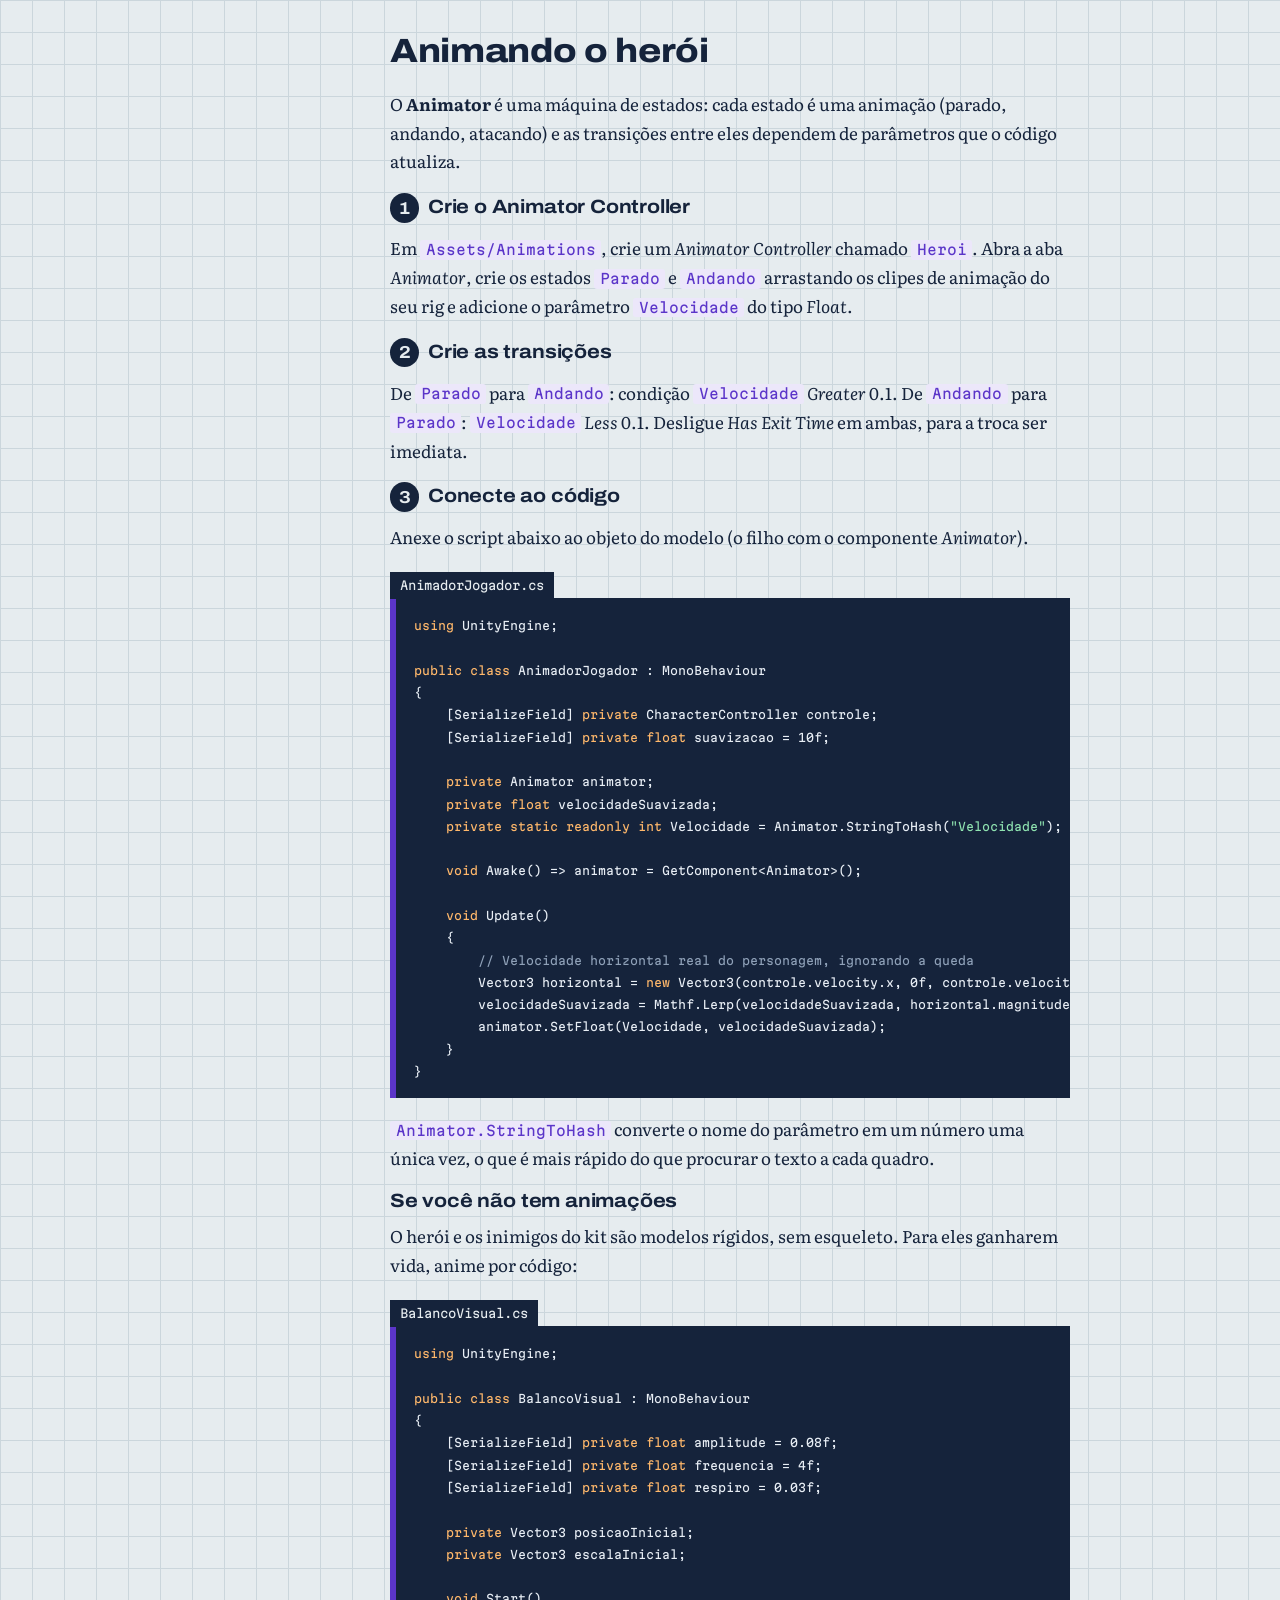
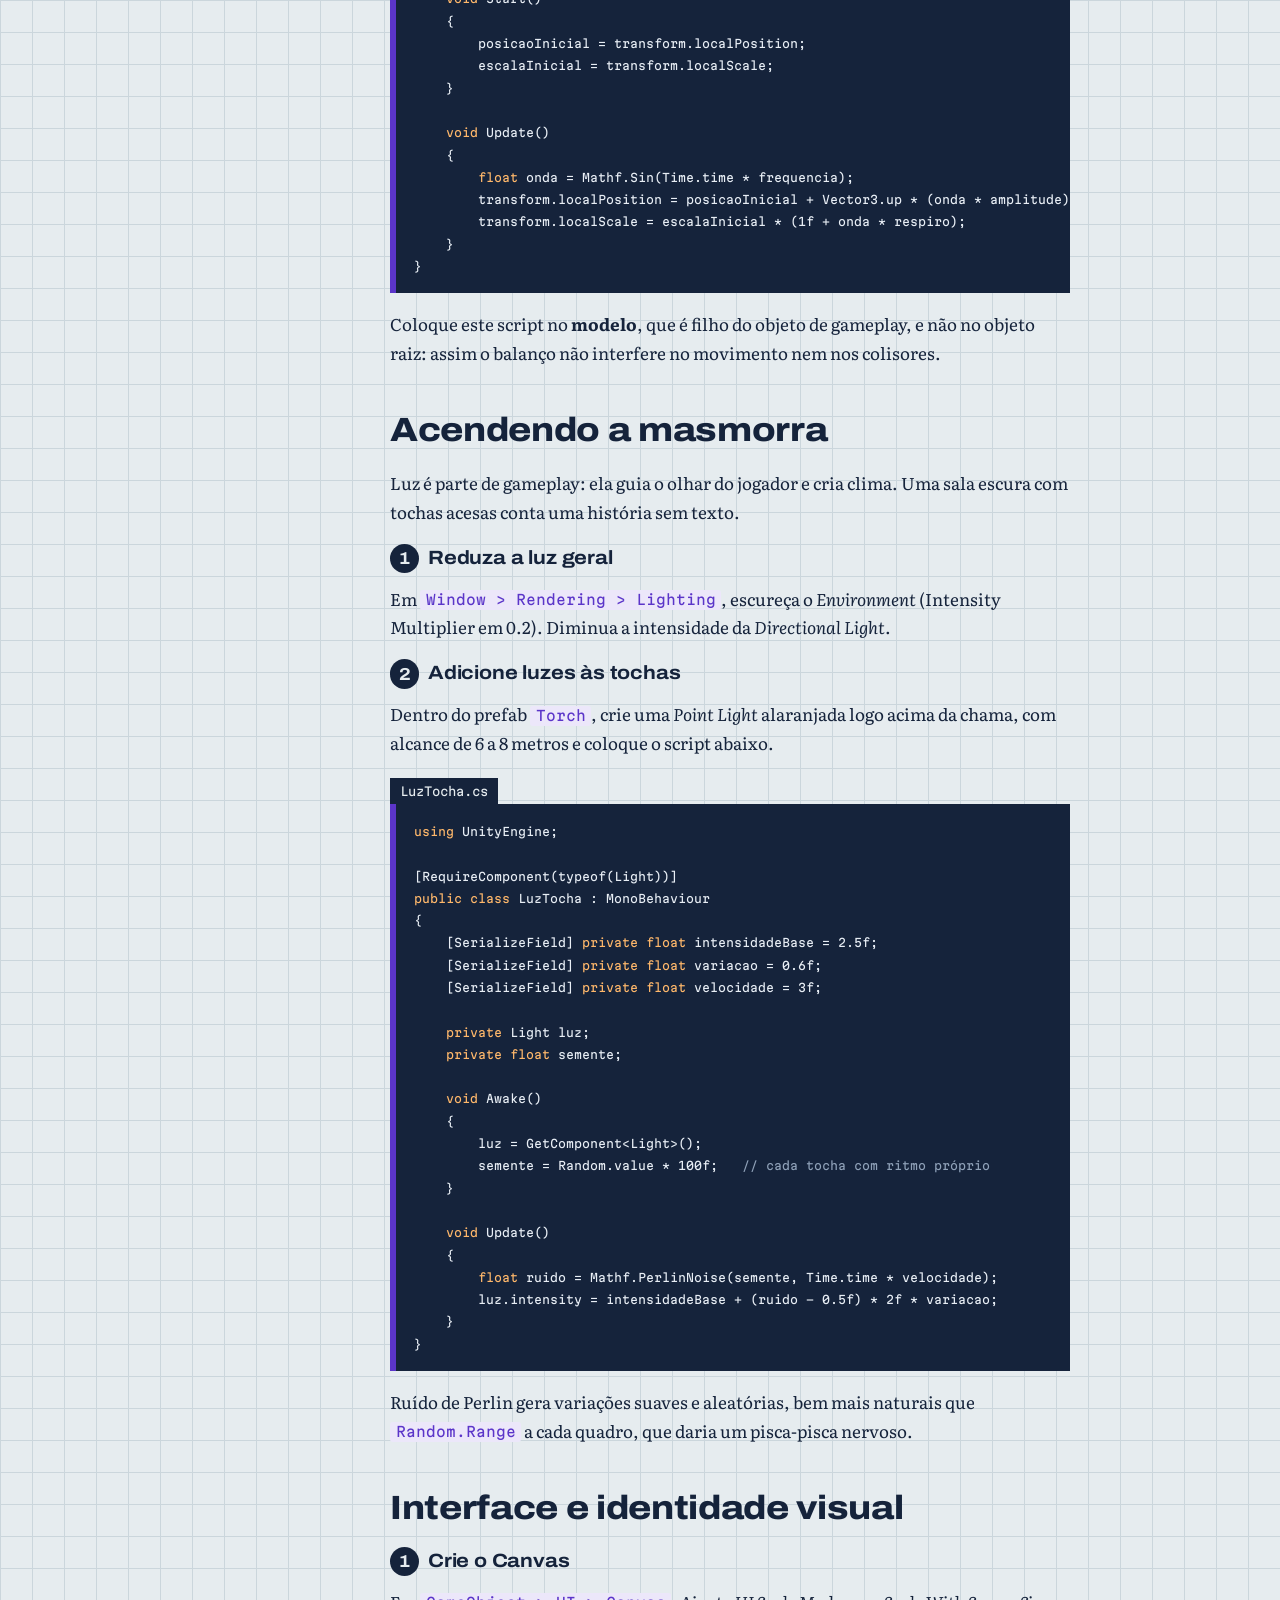
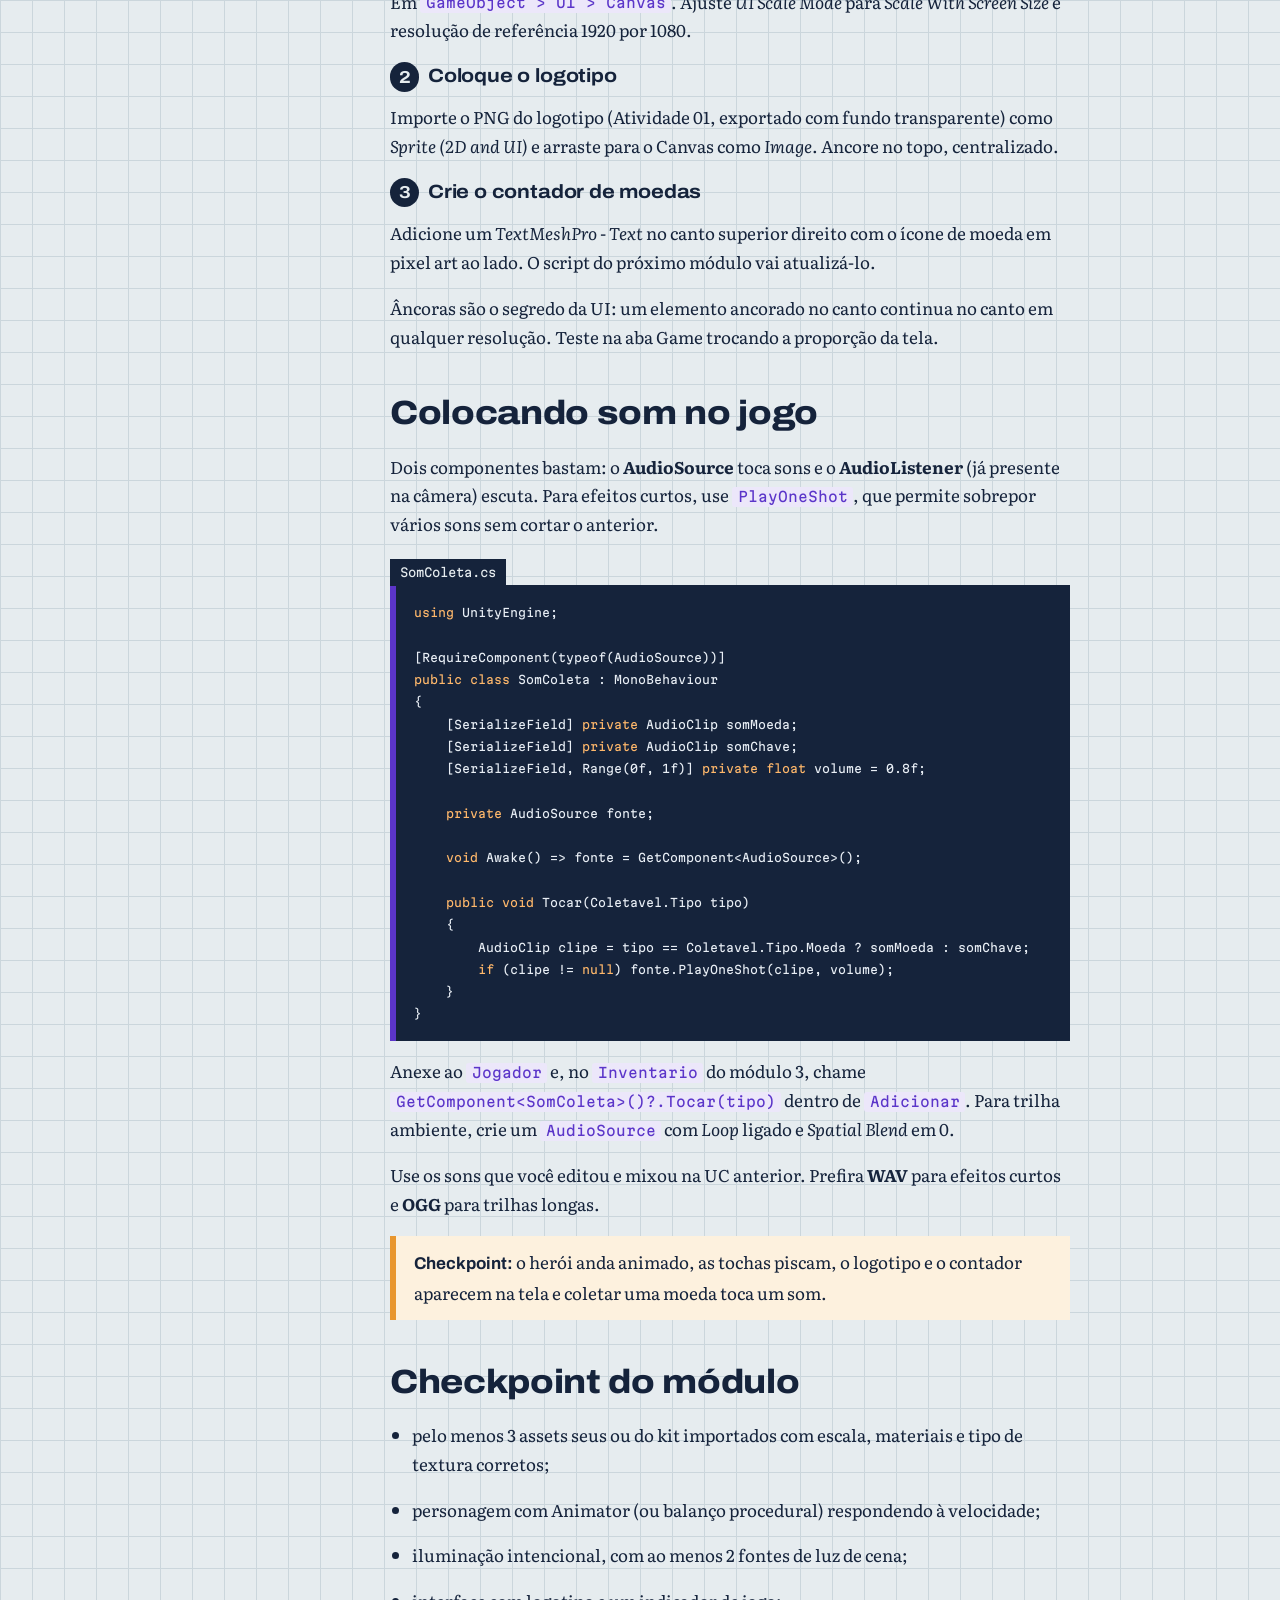
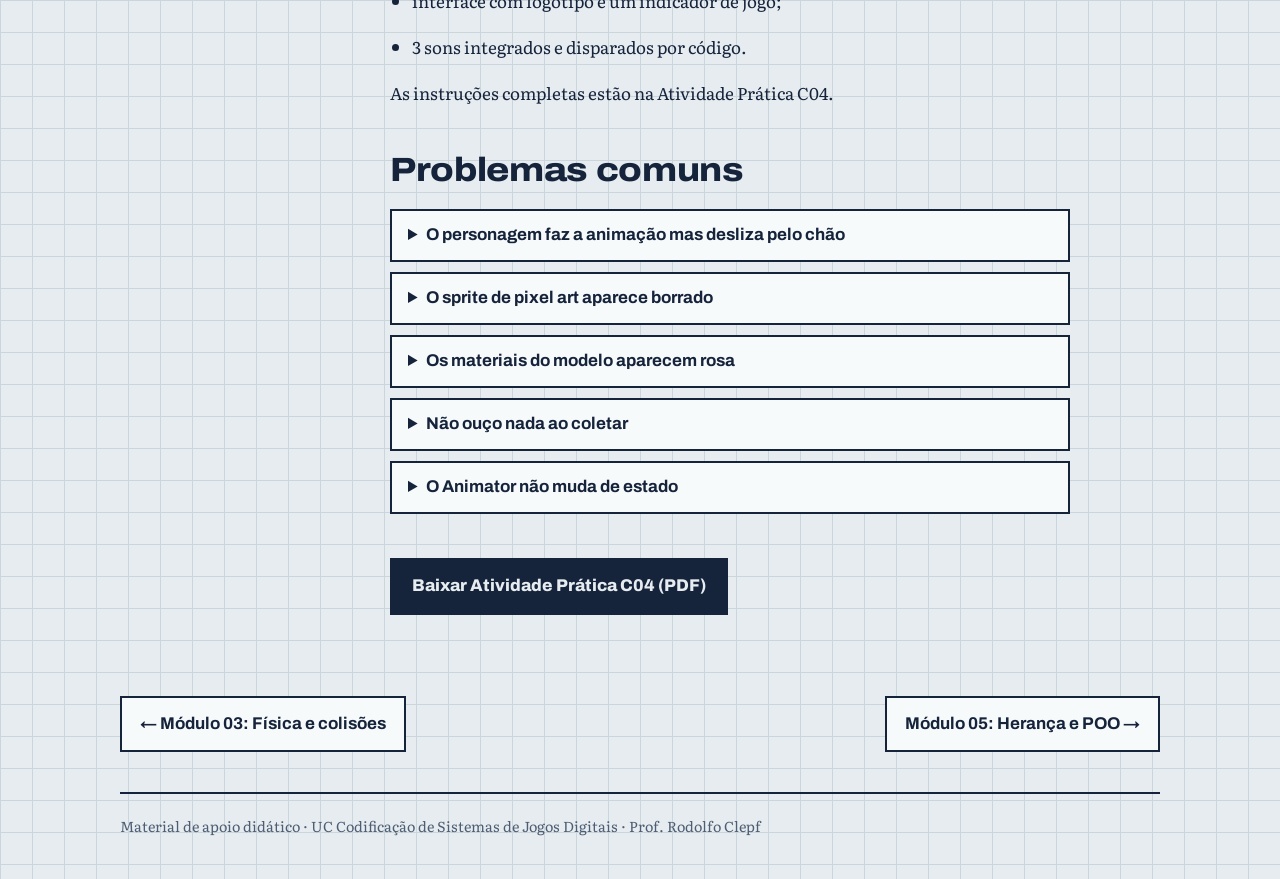
<file: modulo-04.html>
<!doctype html><html lang="pt-BR"><head><meta charset="utf-8"><meta name="viewport" content="width=device-width,initial-scale=1">
<title>Módulo 04 · Assets, animação e áudio</title><meta name="description" content="Integração de elementos multimídia em Unity: importação, Animator, iluminação, UI e áudio.">
<link rel="preconnect" href="https://fonts.googleapis.com"><link rel="preconnect" href="https://fonts.gstatic.com" crossorigin>
<link href="https://fonts.googleapis.com/css2?family=Archivo:wdth,wght@62..125,100..900&family=Literata:opsz,wght@7..72,400..700&family=Martian+Mono:wght@400;600&display=swap" rel="stylesheet">
<link rel="stylesheet" href="style.css"></head><body>
<div class="wrap"><div class="top"><a href="index.html">Masmorra do Código</a><span>Módulo 04 de 12 · 15h</span></div>
<header class="hero"><h1>Assets, animação e áudio</h1><p>Você importa os assets da UC anterior com o pipeline correto, anima o herói, acende a masmorra com luz e coloca interface e som para completar a cena.</p></header>
<div class="layout"><nav class="toc" aria-label="Neste módulo"><b>Neste módulo</b><ol><li><a href="#ligacao">Ligação com a UC anterior</a></li><li><a href="#importacao">Importando sem retrabalho</a></li><li><a href="#animator">Animando o herói</a></li><li><a href="#luz">Acendendo a masmorra</a></li><li><a href="#ui">Interface e identidade visual</a></li><li><a href="#audio">Colocando som no jogo</a></li><li><a href="#entrega">Checkpoint do módulo</a></li><li><a href="#erros">Problemas comuns</a></li></ol></nav>
<article>
<section id="ligacao"><h2>Ligação com a UC anterior</h2>
<p>Este é o módulo em que as duas UCs mais se encontram. Cada elemento produzido antes passa por aqui:</p>
<table><tr><th>Você produziu</th><th>Aqui vira</th></tr><tr><td>Modelos e rig do Blender (Atividades 08 a 13)</td><td>Personagem animado e props importados via FBX</td></tr><tr><td>Texturas e materiais PBR (Atividades 09, 10 e 10.8)</td><td>Materiais da Unity com Albedo, Normal e Smoothness</td></tr><tr><td>Logotipo e arte vetorial (Atividades 01 e 02)</td><td>Imagens de interface (Canvas)</td></tr><tr><td>Pixel art (Atividade 06)</td><td>Ícones do HUD com filtro Point</td></tr><tr><td>Edição de som e mixagem (Atividade 17)</td><td>AudioClips de passos, coleta e ambiente</td></tr></table>
<div class="note"><strong>Sem a base anterior?</strong> Use o kit: ele traz modelos e uma textura de pedra. Para animações, use os scripts procedurais desta aula, que funcionam em qualquer modelo.</div></section>

<section id="importacao"><h2>Importando sem retrabalho</h2>
<div class="steps"><div class="step"><h3>Escolha o formato</h3><p>Para modelos do Blender, exporte em <strong>FBX</strong> (Atividade 12). A Unity também aceita OBJ, como no kit. Mantenha uma pasta por tipo: <code>Models</code>, <code>Textures</code>, <code>Materials</code>, <code>Audio</code>, <code>Sprites</code>.</p></div><div class="step"><h3>Confira o Inspector do modelo</h3><p>Aba <em>Model</em>: <em>Scale Factor</em> deve resultar em tamanho real (1 unidade = 1 metro). Aba <em>Rig</em>: para personagens humanoides, use <em>Humanoid</em>; para os demais, <em>Generic</em>. Aba <em>Materials</em>: use <em>Extract Materials</em> para editar os materiais fora do modelo.</p></div><div class="step"><h3>Importe texturas com o tipo certo</h3><p>Selecione cada imagem e ajuste <em>Texture Type</em>: <em>Default</em> para Albedo, <em>Normal map</em> para normais. Para pixel art, use <em>Sprite (2D and UI)</em>, <em>Filter Mode: Point (no filter)</em> e <em>Compression: None</em>, ou ela fica borrada.</p></div><div class="step"><h3>Monte o prefab</h3><p>Arraste o modelo para a cena, ajuste materiais e componentes e arraste para <code>Assets/Prefabs</code>. A partir daqui, use sempre o prefab.</p></div></div>
<p>Este é o mesmo cuidado de nomes e organização da Atividade 11. Um projeto bagunçado vira horas perdidas procurando arquivos.</p></section>

<section id="animator"><h2>Animando o herói</h2>
<p>O <strong>Animator</strong> é uma máquina de estados: cada estado é uma animação (parado, andando, atacando) e as transições entre eles dependem de parâmetros que o código atualiza.</p>
<div class="steps"><div class="step"><h3>Crie o Animator Controller</h3><p>Em <code>Assets/Animations</code>, crie um <em>Animator Controller</em> chamado <code>Heroi</code>. Abra a aba <em>Animator</em>, crie os estados <code>Parado</code> e <code>Andando</code> arrastando os clipes de animação do seu rig e adicione o parâmetro <code>Velocidade</code> do tipo <em>Float</em>.</div><div class="step"><h3>Crie as transições</h3><p>De <code>Parado</code> para <code>Andando</code>: condição <code>Velocidade</code> <em>Greater</em> 0.1. De <code>Andando</code> para <code>Parado</code>: <code>Velocidade</code> <em>Less</em> 0.1. Desligue <em>Has Exit Time</em> em ambas, para a troca ser imediata.</div><div class="step"><h3>Conecte ao código</h3><p>Anexe o script abaixo ao objeto do modelo (o filho com o componente <em>Animator</em>).</p></div></div>
<span class="file">AnimadorJogador.cs</span>
<pre><code><span class="k">using</span> UnityEngine;

<span class="k">public</span> <span class="k">class</span> AnimadorJogador : MonoBehaviour
{
    [SerializeField] <span class="k">private</span> CharacterController controle;
    [SerializeField] <span class="k">private</span> <span class="k">float</span> suavizacao = 10f;

    <span class="k">private</span> Animator animator;
    <span class="k">private</span> <span class="k">float</span> velocidadeSuavizada;
    <span class="k">private</span> <span class="k">static</span> <span class="k">readonly</span> <span class="k">int</span> Velocidade = Animator.StringToHash(<span class="s">"Velocidade"</span>);

    <span class="k">void</span> Awake() =&gt; animator = GetComponent&lt;Animator&gt;();

    <span class="k">void</span> Update()
    {
        <span class="c">// Velocidade horizontal real do personagem, ignorando a queda</span>
        Vector3 horizontal = <span class="k">new</span> Vector3(controle.velocity.x, 0f, controle.velocity.z);
        velocidadeSuavizada = Mathf.Lerp(velocidadeSuavizada, horizontal.magnitude, suavizacao * Time.deltaTime);
        animator.SetFloat(Velocidade, velocidadeSuavizada);
    }
}</code></pre>
<p><code>Animator.StringToHash</code> converte o nome do parâmetro em um número uma única vez, o que é mais rápido do que procurar o texto a cada quadro.</p>
<h3>Se você não tem animações</h3>
<p>O herói e os inimigos do kit são modelos rígidos, sem esqueleto. Para eles ganharem vida, anime por código:</p>
<span class="file">BalancoVisual.cs</span>
<pre><code><span class="k">using</span> UnityEngine;

<span class="k">public</span> <span class="k">class</span> BalancoVisual : MonoBehaviour
{
    [SerializeField] <span class="k">private</span> <span class="k">float</span> amplitude = 0.08f;
    [SerializeField] <span class="k">private</span> <span class="k">float</span> frequencia = 4f;
    [SerializeField] <span class="k">private</span> <span class="k">float</span> respiro = 0.03f;

    <span class="k">private</span> Vector3 posicaoInicial;
    <span class="k">private</span> Vector3 escalaInicial;

    <span class="k">void</span> Start()
    {
        posicaoInicial = transform.localPosition;
        escalaInicial = transform.localScale;
    }

    <span class="k">void</span> Update()
    {
        <span class="k">float</span> onda = Mathf.Sin(Time.time * frequencia);
        transform.localPosition = posicaoInicial + Vector3.up * (onda * amplitude);
        transform.localScale = escalaInicial * (1f + onda * respiro);
    }
}</code></pre>
<p>Coloque este script no <strong>modelo</strong>, que é filho do objeto de gameplay, e não no objeto raiz: assim o balanço não interfere no movimento nem nos colisores.</p></section>

<section id="luz"><h2>Acendendo a masmorra</h2>
<p>Luz é parte de gameplay: ela guia o olhar do jogador e cria clima. Uma sala escura com tochas acesas conta uma história sem texto.</p>
<div class="steps"><div class="step"><h3>Reduza a luz geral</h3><p>Em <code>Window &gt; Rendering &gt; Lighting</code>, escureça o <em>Environment</em> (Intensity Multiplier em 0.2). Diminua a intensidade da <em>Directional Light</em>.</div><div class="step"><h3>Adicione luzes às tochas</h3><p>Dentro do prefab <code>Torch</code>, crie uma <em>Point Light</em> alaranjada logo acima da chama, com alcance de 6 a 8 metros e coloque o script abaixo.</div></div>
<span class="file">LuzTocha.cs</span>
<pre><code><span class="k">using</span> UnityEngine;

[RequireComponent(typeof(Light))]
<span class="k">public</span> <span class="k">class</span> LuzTocha : MonoBehaviour
{
    [SerializeField] <span class="k">private</span> <span class="k">float</span> intensidadeBase = 2.5f;
    [SerializeField] <span class="k">private</span> <span class="k">float</span> variacao = 0.6f;
    [SerializeField] <span class="k">private</span> <span class="k">float</span> velocidade = 3f;

    <span class="k">private</span> Light luz;
    <span class="k">private</span> <span class="k">float</span> semente;

    <span class="k">void</span> Awake()
    {
        luz = GetComponent&lt;Light&gt;();
        semente = Random.value * 100f;   <span class="c">// cada tocha com ritmo próprio</span>
    }

    <span class="k">void</span> Update()
    {
        <span class="k">float</span> ruido = Mathf.PerlinNoise(semente, Time.time * velocidade);
        luz.intensity = intensidadeBase + (ruido - 0.5f) * 2f * variacao;
    }
}</code></pre>
<p>Ruído de Perlin gera variações suaves e aleatórias, bem mais naturais que <code>Random.Range</code> a cada quadro, que daria um pisca-pisca nervoso.</p></section>

<section id="ui"><h2>Interface e identidade visual</h2>
<div class="steps"><div class="step"><h3>Crie o Canvas</h3><p>Em <code>GameObject &gt; UI &gt; Canvas</code>. Ajuste <em>UI Scale Mode</em> para <em>Scale With Screen Size</em> e resolução de referência 1920 por 1080.</div><div class="step"><h3>Coloque o logotipo</h3><p>Importe o PNG do logotipo (Atividade 01, exportado com fundo transparente) como <em>Sprite (2D and UI)</em> e arraste para o Canvas como <em>Image</em>. Ancore no topo, centralizado.</div><div class="step"><h3>Crie o contador de moedas</h3><p>Adicione um <em>TextMeshPro - Text</em> no canto superior direito com o ícone de moeda em pixel art ao lado. O script do próximo módulo vai atualizá-lo.</div></div>
<p>Âncoras são o segredo da UI: um elemento ancorado no canto continua no canto em qualquer resolução. Teste na aba Game trocando a proporção da tela.</p></section>

<section id="audio"><h2>Colocando som no jogo</h2>
<p>Dois componentes bastam: o <strong>AudioSource</strong> toca sons e o <strong>AudioListener</strong> (já presente na câmera) escuta. Para efeitos curtos, use <code>PlayOneShot</code>, que permite sobrepor vários sons sem cortar o anterior.</p>
<span class="file">SomColeta.cs</span>
<pre><code><span class="k">using</span> UnityEngine;

[RequireComponent(typeof(AudioSource))]
<span class="k">public</span> <span class="k">class</span> SomColeta : MonoBehaviour
{
    [SerializeField] <span class="k">private</span> AudioClip somMoeda;
    [SerializeField] <span class="k">private</span> AudioClip somChave;
    [SerializeField, Range(0f, 1f)] <span class="k">private</span> <span class="k">float</span> volume = 0.8f;

    <span class="k">private</span> AudioSource fonte;

    <span class="k">void</span> Awake() =&gt; fonte = GetComponent&lt;AudioSource&gt;();

    <span class="k">public</span> <span class="k">void</span> Tocar(Coletavel.Tipo tipo)
    {
        AudioClip clipe = tipo == Coletavel.Tipo.Moeda ? somMoeda : somChave;
        <span class="k">if</span> (clipe != <span class="k">null</span>) fonte.PlayOneShot(clipe, volume);
    }
}</code></pre>
<p>Anexe ao <code>Jogador</code> e, no <code>Inventario</code> do módulo 3, chame <code>GetComponent&lt;SomColeta&gt;()?.Tocar(tipo)</code> dentro de <code>Adicionar</code>. Para trilha ambiente, crie um <code>AudioSource</code> com <em>Loop</em> ligado e <em>Spatial Blend</em> em 0.</p>
<p>Use os sons que você editou e mixou na UC anterior. Prefira <strong>WAV</strong> para efeitos curtos e <strong>OGG</strong> para trilhas longas.</p>
<div class="check"><strong>Checkpoint:</strong> o herói anda animado, as tochas piscam, o logotipo e o contador aparecem na tela e coletar uma moeda toca um som.</div></section>

<section id="entrega"><h2>Checkpoint do módulo</h2>
<ul><li>pelo menos 3 assets seus ou do kit importados com escala, materiais e tipo de textura corretos;</li><li>personagem com Animator (ou balanço procedural) respondendo à velocidade;</li><li>iluminação intencional, com ao menos 2 fontes de luz de cena;</li><li>interface com logotipo e um indicador de jogo;</li><li>3 sons integrados e disparados por código.</li></ul>
<p>As instruções completas estão na Atividade Prática C04.</p></section>

<section id="erros"><h2>Problemas comuns</h2>
<details><summary>O personagem faz a animação mas desliza pelo chão</summary><div><p>A velocidade do clipe não combina com a do movimento. Ajuste <em>Speed</em> do estado ou a <code>velocidade</code> do script até os pés não escorregarem.</p></div></details><details><summary>O sprite de pixel art aparece borrado</summary><div><p>Troque <em>Filter Mode</em> para <em>Point (no filter)</em> e <em>Compression</em> para <em>None</em> nas configurações da imagem.</p></div></details><details><summary>Os materiais do modelo aparecem rosa</summary><div><p>O shader não é compatível com o pipeline de render do projeto. Use <em>Edit &gt; Rendering &gt; Materials &gt; Convert Built-in Materials to URP</em> ou recrie com o shader <em>Lit</em>.</p></div></details><details><summary>Não ouço nada ao coletar</summary><div><p>Verifique se os clipes foram arrastados no Inspector, se a câmera tem <em>AudioListener</em> e se o volume do jogo (ícone de alto-falante na aba Game) não está mudo.</p></div></details><details><summary>O Animator não muda de estado</summary><div><p>Confira o nome exato do parâmetro (<code>Velocidade</code>) no controlador e no script, e se o componente <em>Animator</em> tem o controlador atribuído.</p></div></details></section>
<p><a class="dl" href="atividades/AtividadeC04_Assets_Animacao_Audio.pdf" download>Baixar Atividade Prática C04 (PDF)</a></p>
</article></div>
<nav class="pager" aria-label="Navegação entre módulos"><a href="modulo-03.html">← Módulo 03: Física e colisões</a><a href="modulo-05.html">Módulo 05: Herança e POO →</a></nav>
<footer>Material de apoio didático · UC Codificação de Sistemas de Jogos Digitais · Prof. Rodolfo Clepf</footer></div></body></html>
</file>
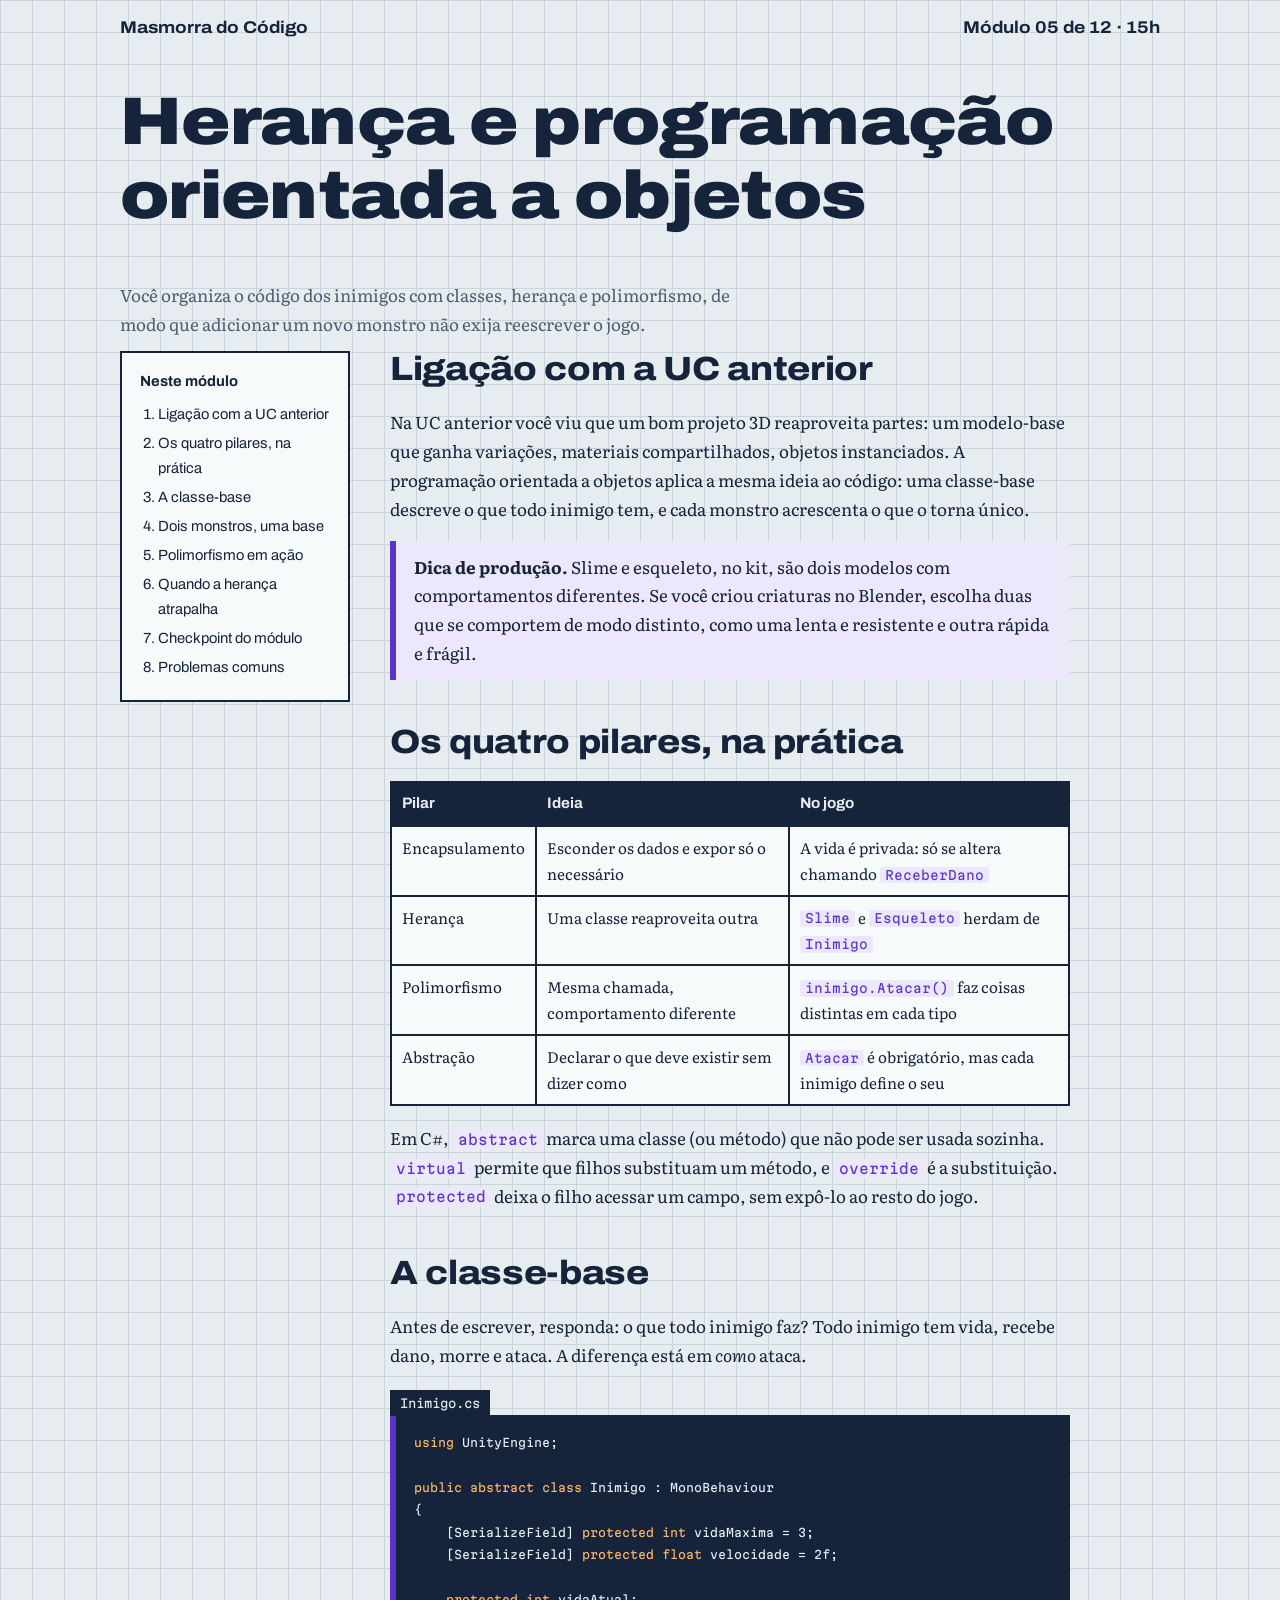
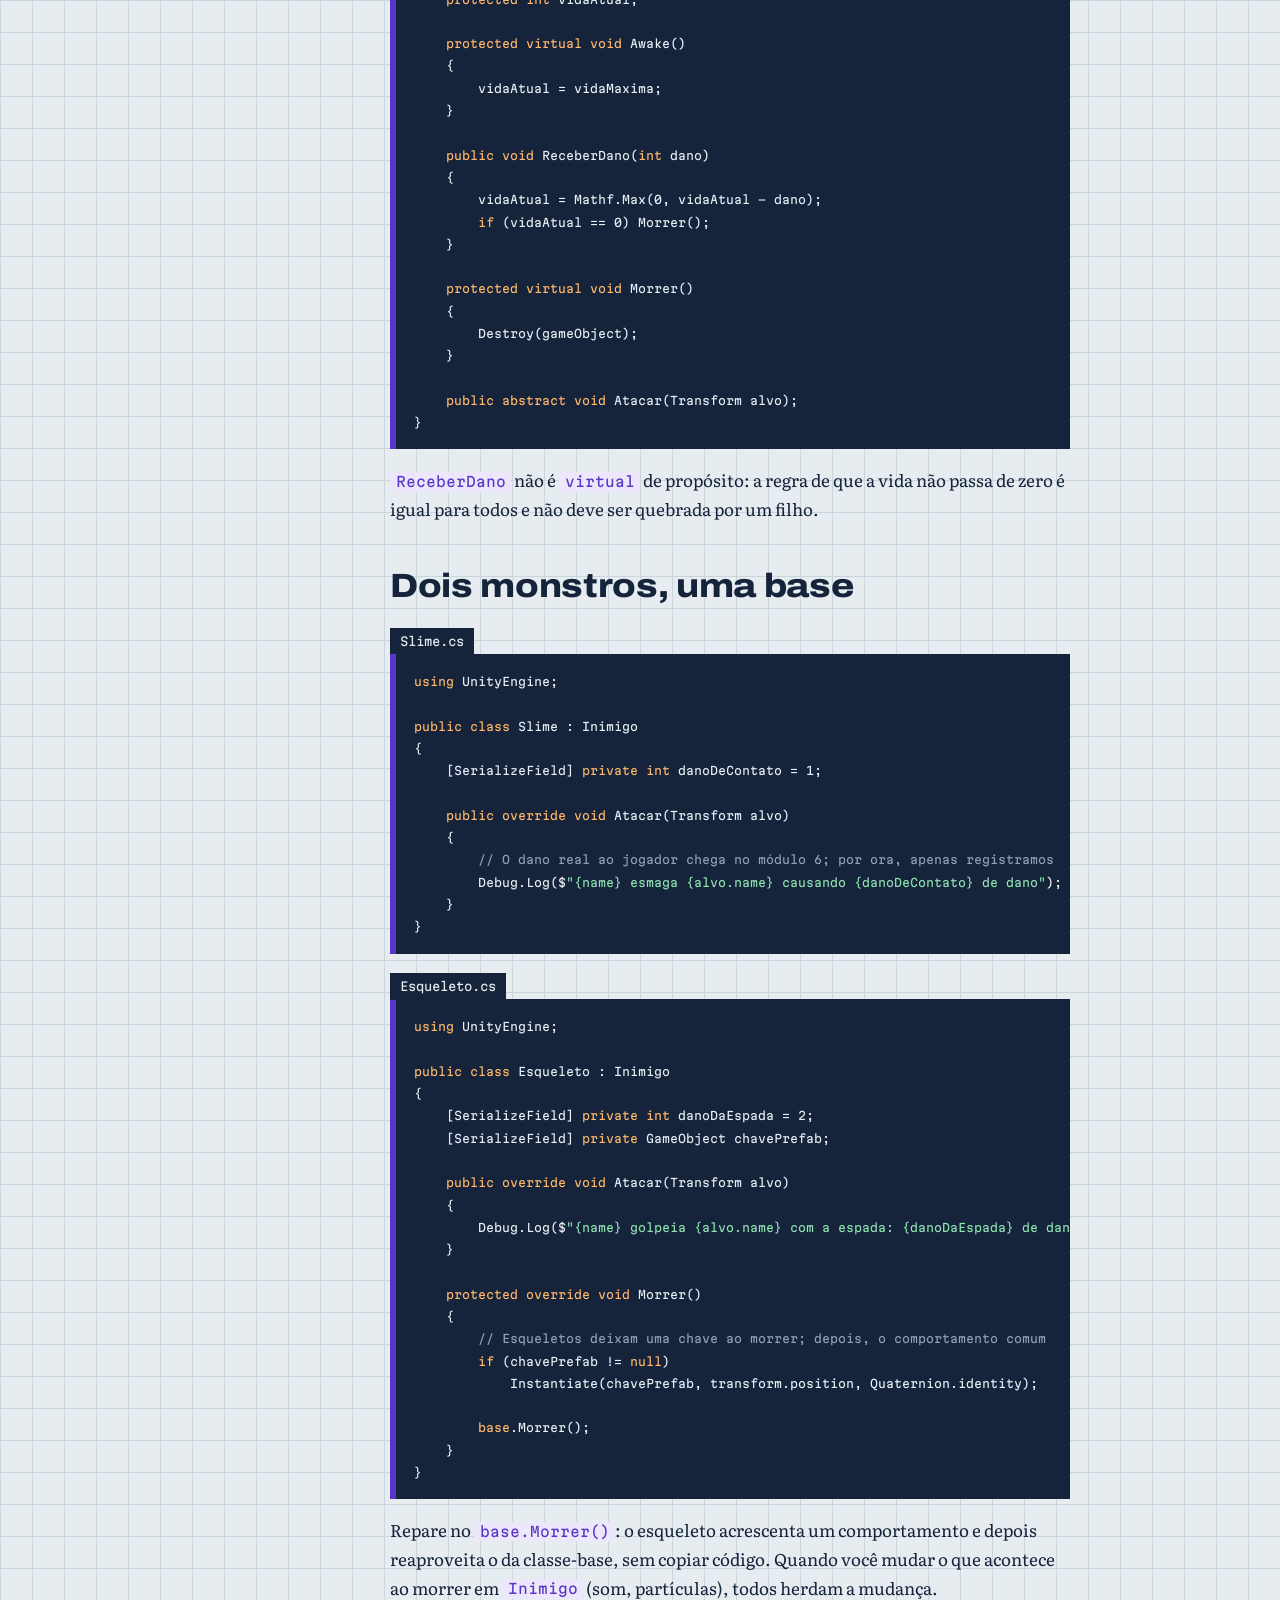
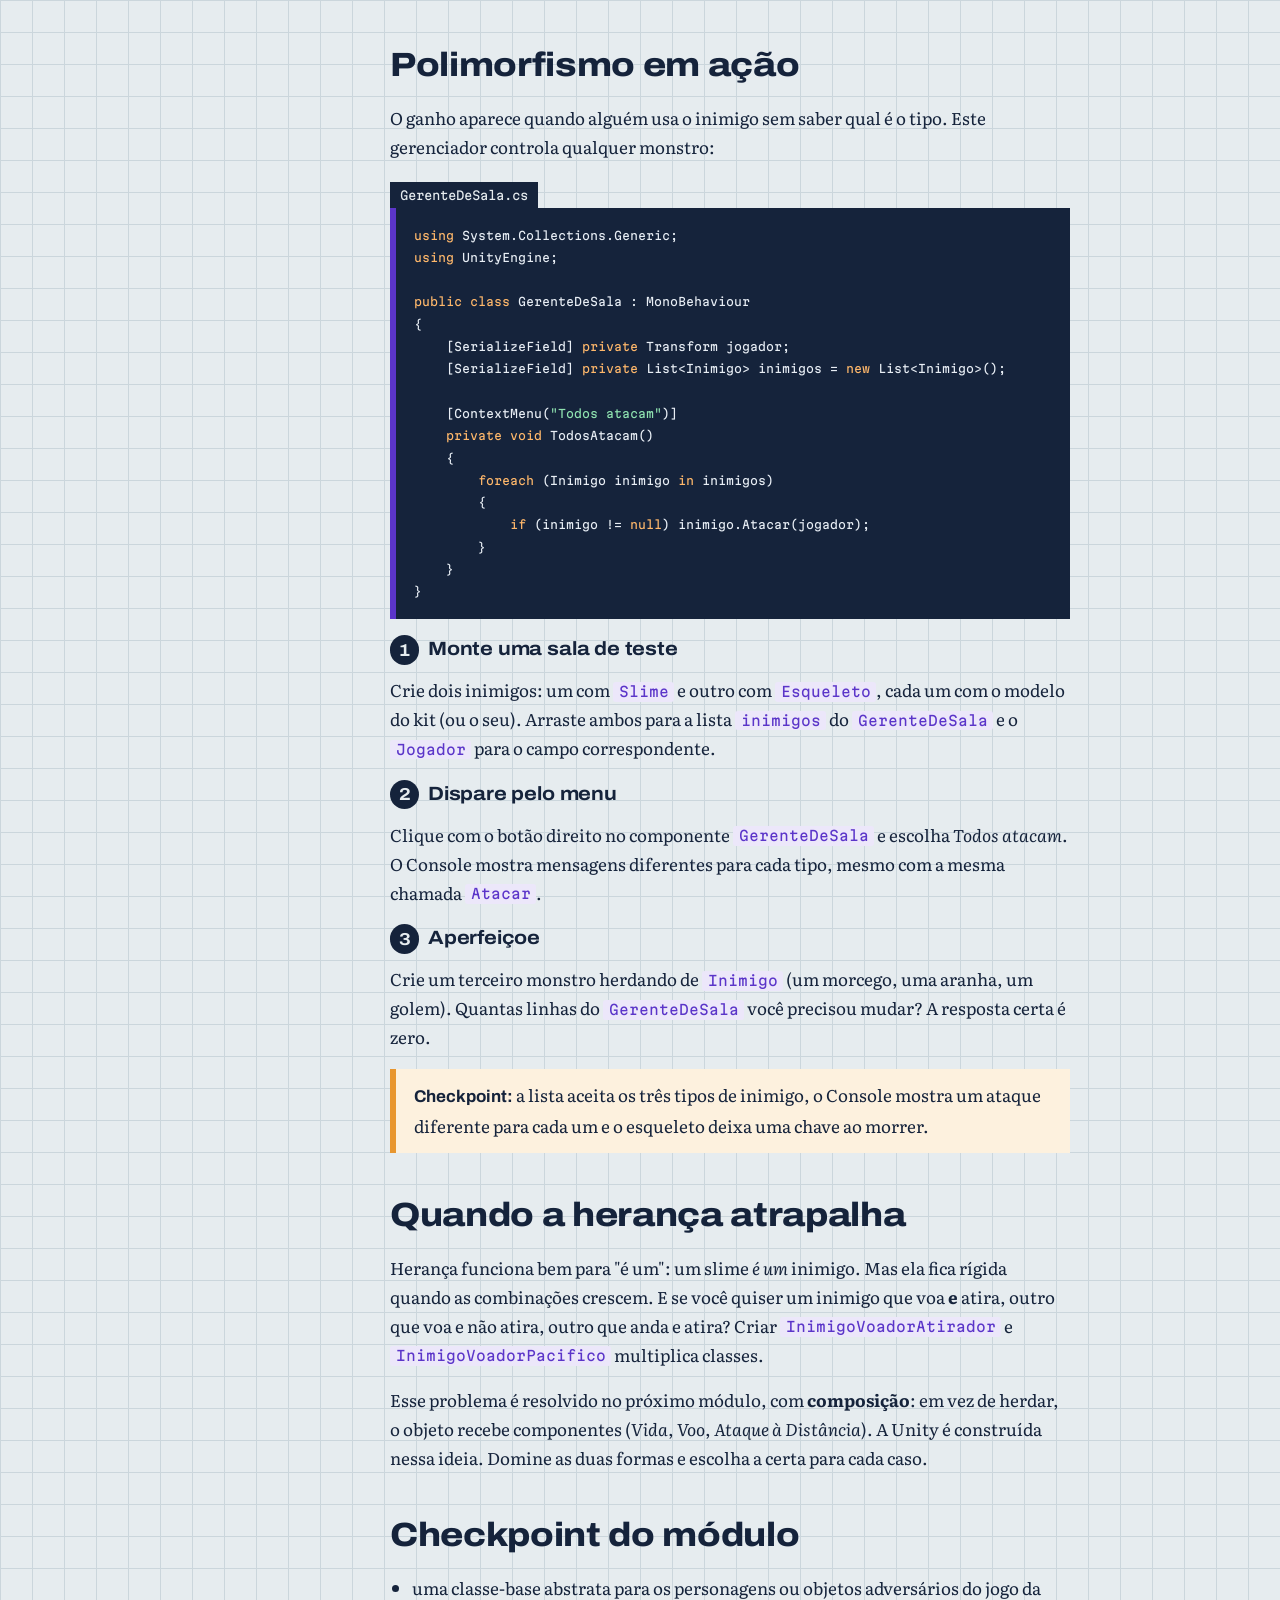
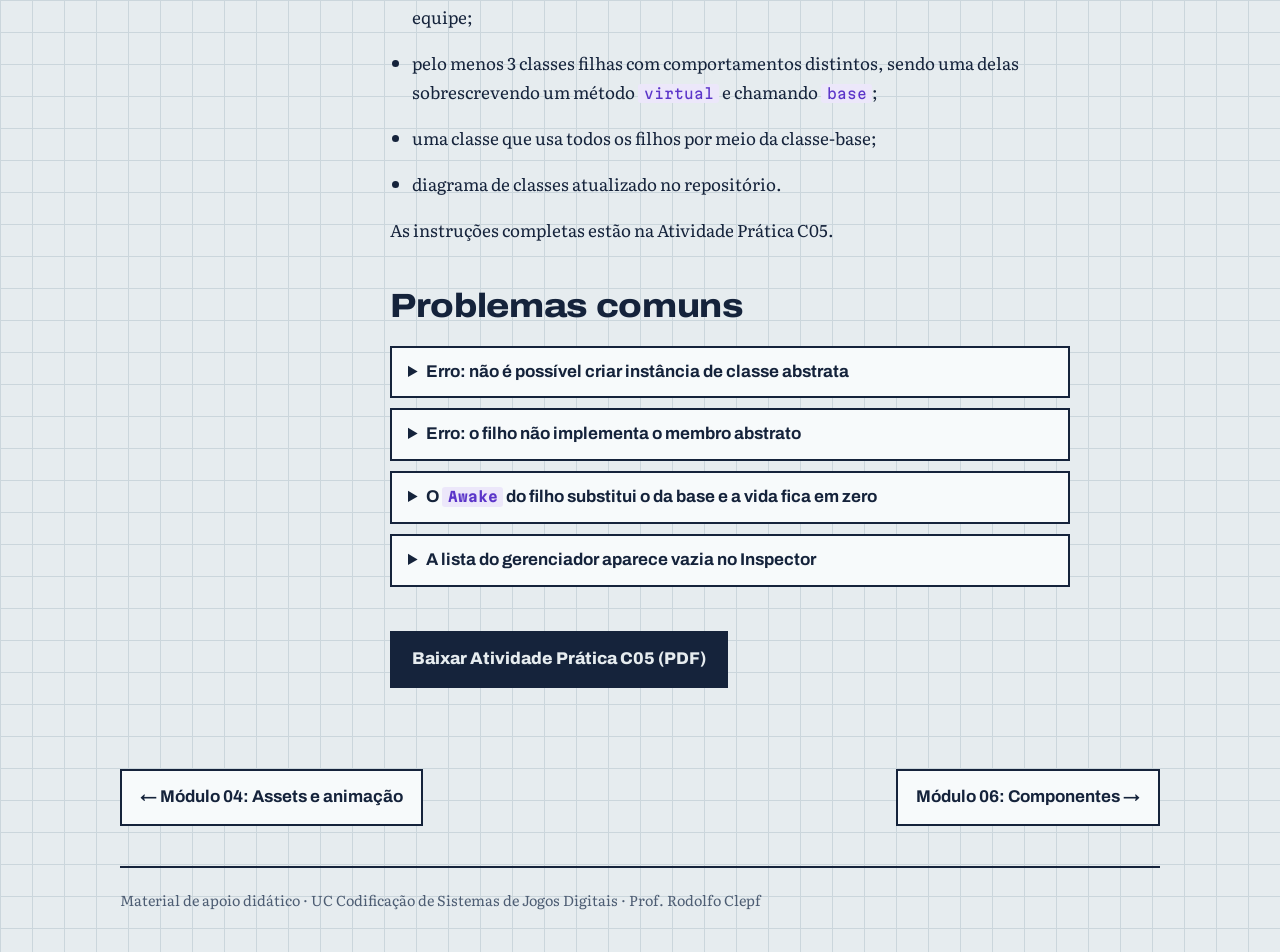
<file: modulo-05.html>
<!doctype html><html lang="pt-BR"><head><meta charset="utf-8"><meta name="viewport" content="width=device-width,initial-scale=1">
<title>Módulo 05 · Herança e programação orientada a objetos</title><meta name="description" content="Programação orientada a objetos em C# para Unity: classes, encapsulamento, herança, classes abstratas e polimorfismo.">
<link rel="preconnect" href="https://fonts.googleapis.com"><link rel="preconnect" href="https://fonts.gstatic.com" crossorigin>
<link href="https://fonts.googleapis.com/css2?family=Archivo:wdth,wght@62..125,100..900&family=Literata:opsz,wght@7..72,400..700&family=Martian+Mono:wght@400;600&display=swap" rel="stylesheet">
<link rel="stylesheet" href="style.css"></head><body>
<div class="wrap"><div class="top"><a href="index.html">Masmorra do Código</a><span>Módulo 05 de 12 · 15h</span></div>
<header class="hero"><h1>Herança e programação orientada a objetos</h1><p>Você organiza o código dos inimigos com classes, herança e polimorfismo, de modo que adicionar um novo monstro não exija reescrever o jogo.</p></header>
<div class="layout"><nav class="toc" aria-label="Neste módulo"><b>Neste módulo</b><ol><li><a href="#ligacao">Ligação com a UC anterior</a></li><li><a href="#conceitos">Os quatro pilares, na prática</a></li><li><a href="#base">A classe-base</a></li><li><a href="#filhos">Dois monstros, uma base</a></li><li><a href="#polimorfismo">Polimorfismo em ação</a></li><li><a href="#heranca-ruim">Quando a herança atrapalha</a></li><li><a href="#entrega">Checkpoint do módulo</a></li><li><a href="#erros">Problemas comuns</a></li></ol></nav>
<article>
<section id="ligacao"><h2>Ligação com a UC anterior</h2>
<p>Na UC anterior você viu que um bom projeto 3D reaproveita partes: um modelo-base que ganha variações, materiais compartilhados, objetos instanciados. A programação orientada a objetos aplica a mesma ideia ao código: uma classe-base descreve o que todo inimigo tem, e cada monstro acrescenta o que o torna único.</p>
<div class="note"><strong>Dica de produção.</strong> Slime e esqueleto, no kit, são dois modelos com comportamentos diferentes. Se você criou criaturas no Blender, escolha duas que se comportem de modo distinto, como uma lenta e resistente e outra rápida e frágil.</div></section>

<section id="conceitos"><h2>Os quatro pilares, na prática</h2>
<table><tr><th>Pilar</th><th>Ideia</th><th>No jogo</th></tr><tr><td>Encapsulamento</td><td>Esconder os dados e expor só o necessário</td><td>A vida é privada: só se altera chamando <code>ReceberDano</code></td></tr><tr><td>Herança</td><td>Uma classe reaproveita outra</td><td><code>Slime</code> e <code>Esqueleto</code> herdam de <code>Inimigo</code></td></tr><tr><td>Polimorfismo</td><td>Mesma chamada, comportamento diferente</td><td><code>inimigo.Atacar()</code> faz coisas distintas em cada tipo</td></tr><tr><td>Abstração</td><td>Declarar o que deve existir sem dizer como</td><td><code>Atacar</code> é obrigatório, mas cada inimigo define o seu</td></tr></table>
<p>Em C#, <code>abstract</code> marca uma classe (ou método) que não pode ser usada sozinha. <code>virtual</code> permite que filhos substituam um método, e <code>override</code> é a substituição. <code>protected</code> deixa o filho acessar um campo, sem expô-lo ao resto do jogo.</p></section>

<section id="base"><h2>A classe-base</h2>
<p>Antes de escrever, responda: o que todo inimigo faz? Todo inimigo tem vida, recebe dano, morre e ataca. A diferença está em <em>como</em> ataca.</p>
<span class="file">Inimigo.cs</span>
<pre><code><span class="k">using</span> UnityEngine;

<span class="k">public</span> <span class="k">abstract</span> <span class="k">class</span> Inimigo : MonoBehaviour
{
    [SerializeField] <span class="k">protected</span> <span class="k">int</span> vidaMaxima = 3;
    [SerializeField] <span class="k">protected</span> <span class="k">float</span> velocidade = 2f;

    <span class="k">protected</span> <span class="k">int</span> vidaAtual;

    <span class="k">protected</span> <span class="k">virtual</span> <span class="k">void</span> Awake()
    {
        vidaAtual = vidaMaxima;
    }

    <span class="k">public</span> <span class="k">void</span> ReceberDano(<span class="k">int</span> dano)
    {
        vidaAtual = Mathf.Max(0, vidaAtual - dano);
        <span class="k">if</span> (vidaAtual == 0) Morrer();
    }

    <span class="k">protected</span> <span class="k">virtual</span> <span class="k">void</span> Morrer()
    {
        Destroy(gameObject);
    }

    <span class="k">public</span> <span class="k">abstract</span> <span class="k">void</span> Atacar(Transform alvo);
}</code></pre>
<p><code>ReceberDano</code> não é <code>virtual</code> de propósito: a regra de que a vida não passa de zero é igual para todos e não deve ser quebrada por um filho.</p></section>

<section id="filhos"><h2>Dois monstros, uma base</h2>
<span class="file">Slime.cs</span>
<pre><code><span class="k">using</span> UnityEngine;

<span class="k">public</span> <span class="k">class</span> Slime : Inimigo
{
    [SerializeField] <span class="k">private</span> <span class="k">int</span> danoDeContato = 1;

    <span class="k">public</span> <span class="k">override</span> <span class="k">void</span> Atacar(Transform alvo)
    {
        <span class="c">// O dano real ao jogador chega no módulo 6; por ora, apenas registramos</span>
        Debug.Log($<span class="s">"{name} esmaga {alvo.name} causando {danoDeContato} de dano"</span>);
    }
}</code></pre>
<span class="file">Esqueleto.cs</span>
<pre><code><span class="k">using</span> UnityEngine;

<span class="k">public</span> <span class="k">class</span> Esqueleto : Inimigo
{
    [SerializeField] <span class="k">private</span> <span class="k">int</span> danoDaEspada = 2;
    [SerializeField] <span class="k">private</span> GameObject chavePrefab;

    <span class="k">public</span> <span class="k">override</span> <span class="k">void</span> Atacar(Transform alvo)
    {
        Debug.Log($<span class="s">"{name} golpeia {alvo.name} com a espada: {danoDaEspada} de dano"</span>);
    }

    <span class="k">protected</span> <span class="k">override</span> <span class="k">void</span> Morrer()
    {
        <span class="c">// Esqueletos deixam uma chave ao morrer; depois, o comportamento comum</span>
        <span class="k">if</span> (chavePrefab != <span class="k">null</span>)
            Instantiate(chavePrefab, transform.position, Quaternion.identity);

        <span class="k">base</span>.Morrer();
    }
}</code></pre>
<p>Repare no <code>base.Morrer()</code>: o esqueleto acrescenta um comportamento e depois reaproveita o da classe-base, sem copiar código. Quando você mudar o que acontece ao morrer em <code>Inimigo</code> (som, partículas), todos herdam a mudança.</p></section>

<section id="polimorfismo"><h2>Polimorfismo em ação</h2>
<p>O ganho aparece quando alguém usa o inimigo sem saber qual é o tipo. Este gerenciador controla qualquer monstro:</p>
<span class="file">GerenteDeSala.cs</span>
<pre><code><span class="k">using</span> System.Collections.Generic;
<span class="k">using</span> UnityEngine;

<span class="k">public</span> <span class="k">class</span> GerenteDeSala : MonoBehaviour
{
    [SerializeField] <span class="k">private</span> Transform jogador;
    [SerializeField] <span class="k">private</span> List&lt;Inimigo&gt; inimigos = <span class="k">new</span> List&lt;Inimigo&gt;();

    [ContextMenu(<span class="s">"Todos atacam"</span>)]
    <span class="k">private</span> <span class="k">void</span> TodosAtacam()
    {
        <span class="k">foreach</span> (Inimigo inimigo <span class="k">in</span> inimigos)
        {
            <span class="k">if</span> (inimigo != <span class="k">null</span>) inimigo.Atacar(jogador);
        }
    }
}</code></pre>
<div class="steps"><div class="step"><h3>Monte uma sala de teste</h3><p>Crie dois inimigos: um com <code>Slime</code> e outro com <code>Esqueleto</code>, cada um com o modelo do kit (ou o seu). Arraste ambos para a lista <code>inimigos</code> do <code>GerenteDeSala</code> e o <code>Jogador</code> para o campo correspondente.</div><div class="step"><h3>Dispare pelo menu</h3><p>Clique com o botão direito no componente <code>GerenteDeSala</code> e escolha <em>Todos atacam</em>. O Console mostra mensagens diferentes para cada tipo, mesmo com a mesma chamada <code>Atacar</code>.</div><div class="step"><h3>Aperfeiçoe</h3><p>Crie um terceiro monstro herdando de <code>Inimigo</code> (um morcego, uma aranha, um golem). Quantas linhas do <code>GerenteDeSala</code> você precisou mudar? A resposta certa é zero.</div></div>
<div class="check"><strong>Checkpoint:</strong> a lista aceita os três tipos de inimigo, o Console mostra um ataque diferente para cada um e o esqueleto deixa uma chave ao morrer.</div></section>

<section id="heranca-ruim"><h2>Quando a herança atrapalha</h2>
<p>Herança funciona bem para "é um": um slime <em>é um</em> inimigo. Mas ela fica rígida quando as combinações crescem. E se você quiser um inimigo que voa <strong>e</strong> atira, outro que voa e não atira, outro que anda e atira? Criar <code>InimigoVoadorAtirador</code> e <code>InimigoVoadorPacifico</code> multiplica classes.</p>
<p>Esse problema é resolvido no próximo módulo, com <strong>composição</strong>: em vez de herdar, o objeto recebe componentes (<em>Vida</em>, <em>Voo</em>, <em>Ataque à Distância</em>). A Unity é construída nessa ideia. Domine as duas formas e escolha a certa para cada caso.</p></section>

<section id="entrega"><h2>Checkpoint do módulo</h2>
<ul><li>uma classe-base abstrata para os personagens ou objetos adversários do jogo da equipe;</li><li>pelo menos 3 classes filhas com comportamentos distintos, sendo uma delas sobrescrevendo um método <code>virtual</code> e chamando <code>base</code>;</li><li>uma classe que usa todos os filhos por meio da classe-base;</li><li>diagrama de classes atualizado no repositório.</li></ul>
<p>As instruções completas estão na Atividade Prática C05.</p></section>

<section id="erros"><h2>Problemas comuns</h2>
<details><summary>Erro: não é possível criar instância de classe abstrata</summary><div><p>Você tentou usar <code>new Inimigo()</code> ou adicionar <code>Inimigo</code> a um objeto. Classes abstratas só servem de base: adicione o <code>Slime</code> ou o <code>Esqueleto</code>.</p></div></details><details><summary>Erro: o filho não implementa o membro abstrato</summary><div><p>Todo método <code>abstract</code> precisa de um <code>override</code> em cada filho. Confira o nome e os parâmetros.</p></div></details><details><summary>O <code>Awake</code> do filho substitui o da base e a vida fica em zero</summary><div><p>Se o filho declarar o próprio <code>Awake</code>, use <code>protected override void Awake()</code> e chame <code>base.Awake()</code> na primeira linha.</p></div></details><details><summary>A lista do gerenciador aparece vazia no Inspector</summary><div><p>O campo precisa ser <code>[SerializeField] private List&lt;Inimigo&gt;</code> e os objetos arrastados devem ter um componente que herda de <code>Inimigo</code>.</p></div></details></section>
<p><a class="dl" href="atividades/AtividadeC05_Heranca_POO.pdf" download>Baixar Atividade Prática C05 (PDF)</a></p>
</article></div>
<nav class="pager" aria-label="Navegação entre módulos"><a href="modulo-04.html">← Módulo 04: Assets e animação</a><a href="modulo-06.html">Módulo 06: Componentes →</a></nav>
<footer>Material de apoio didático · UC Codificação de Sistemas de Jogos Digitais · Prof. Rodolfo Clepf</footer></div></body></html>
</file>
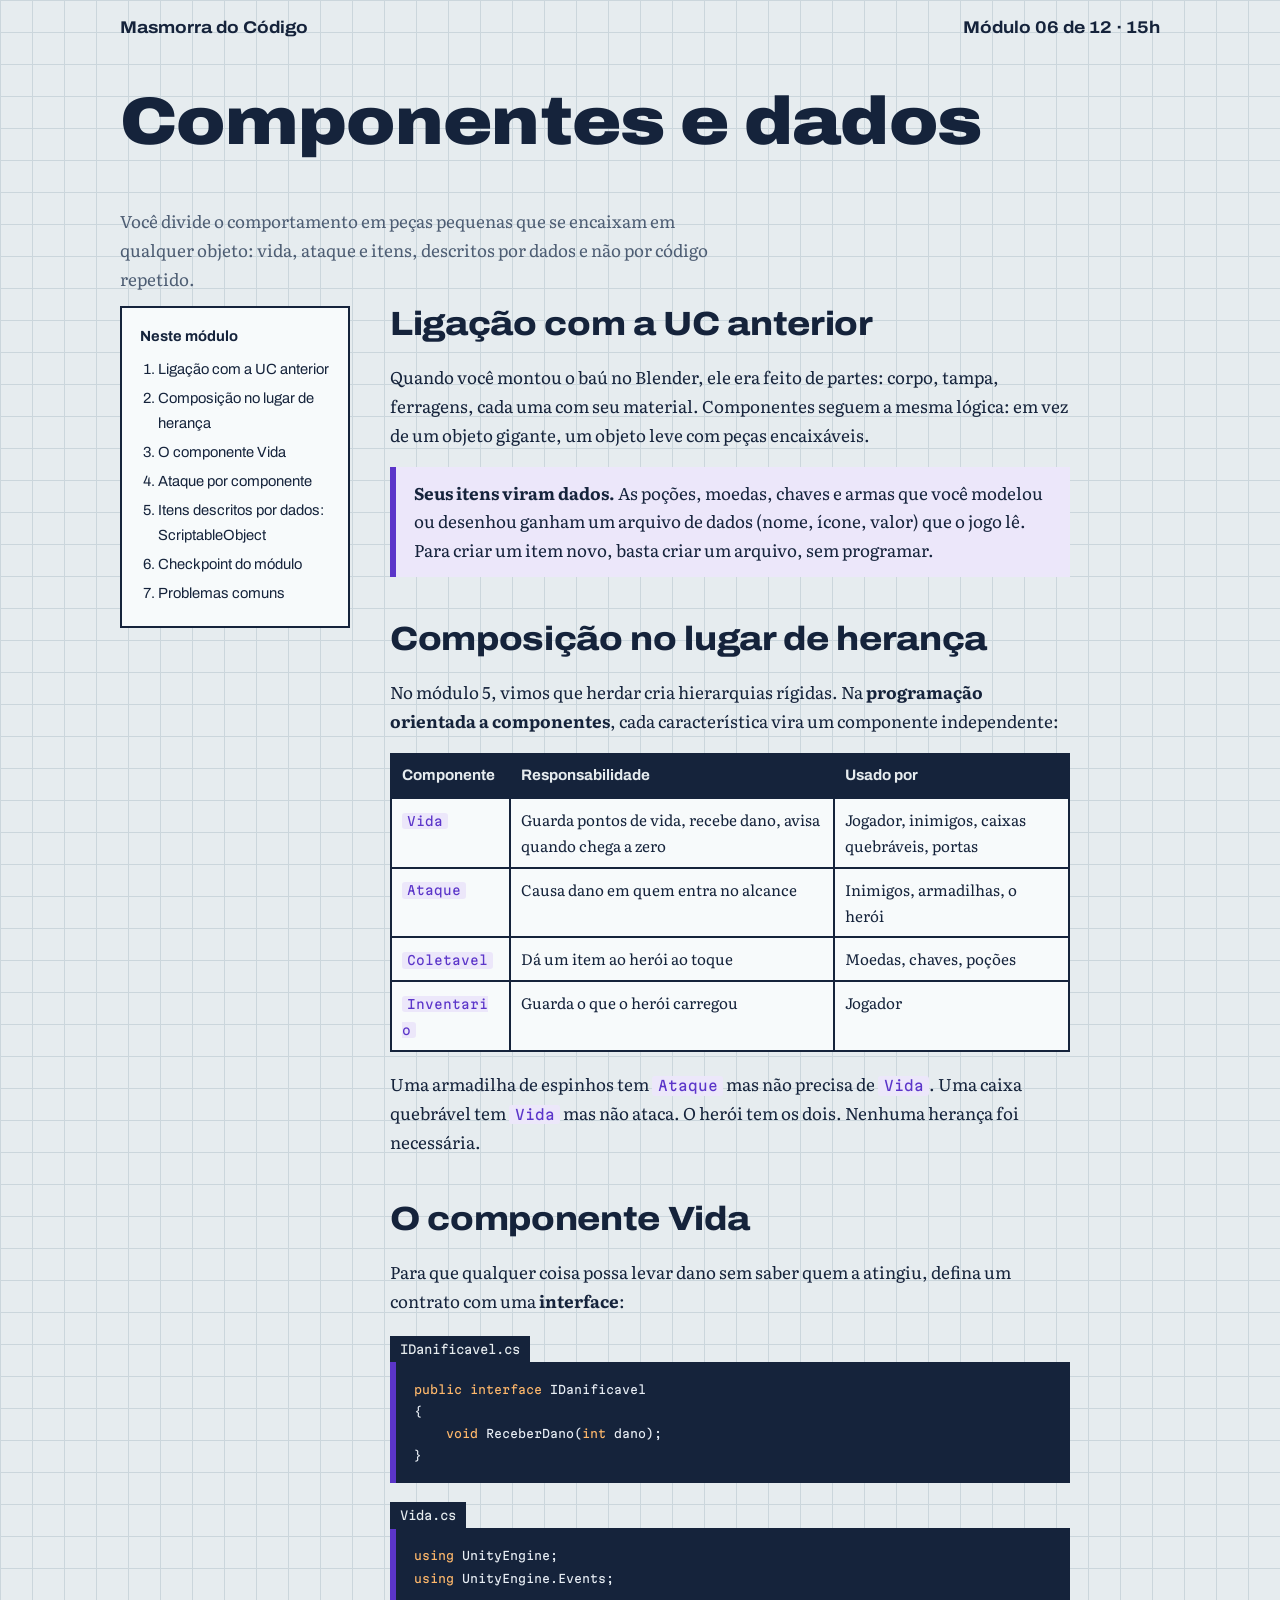
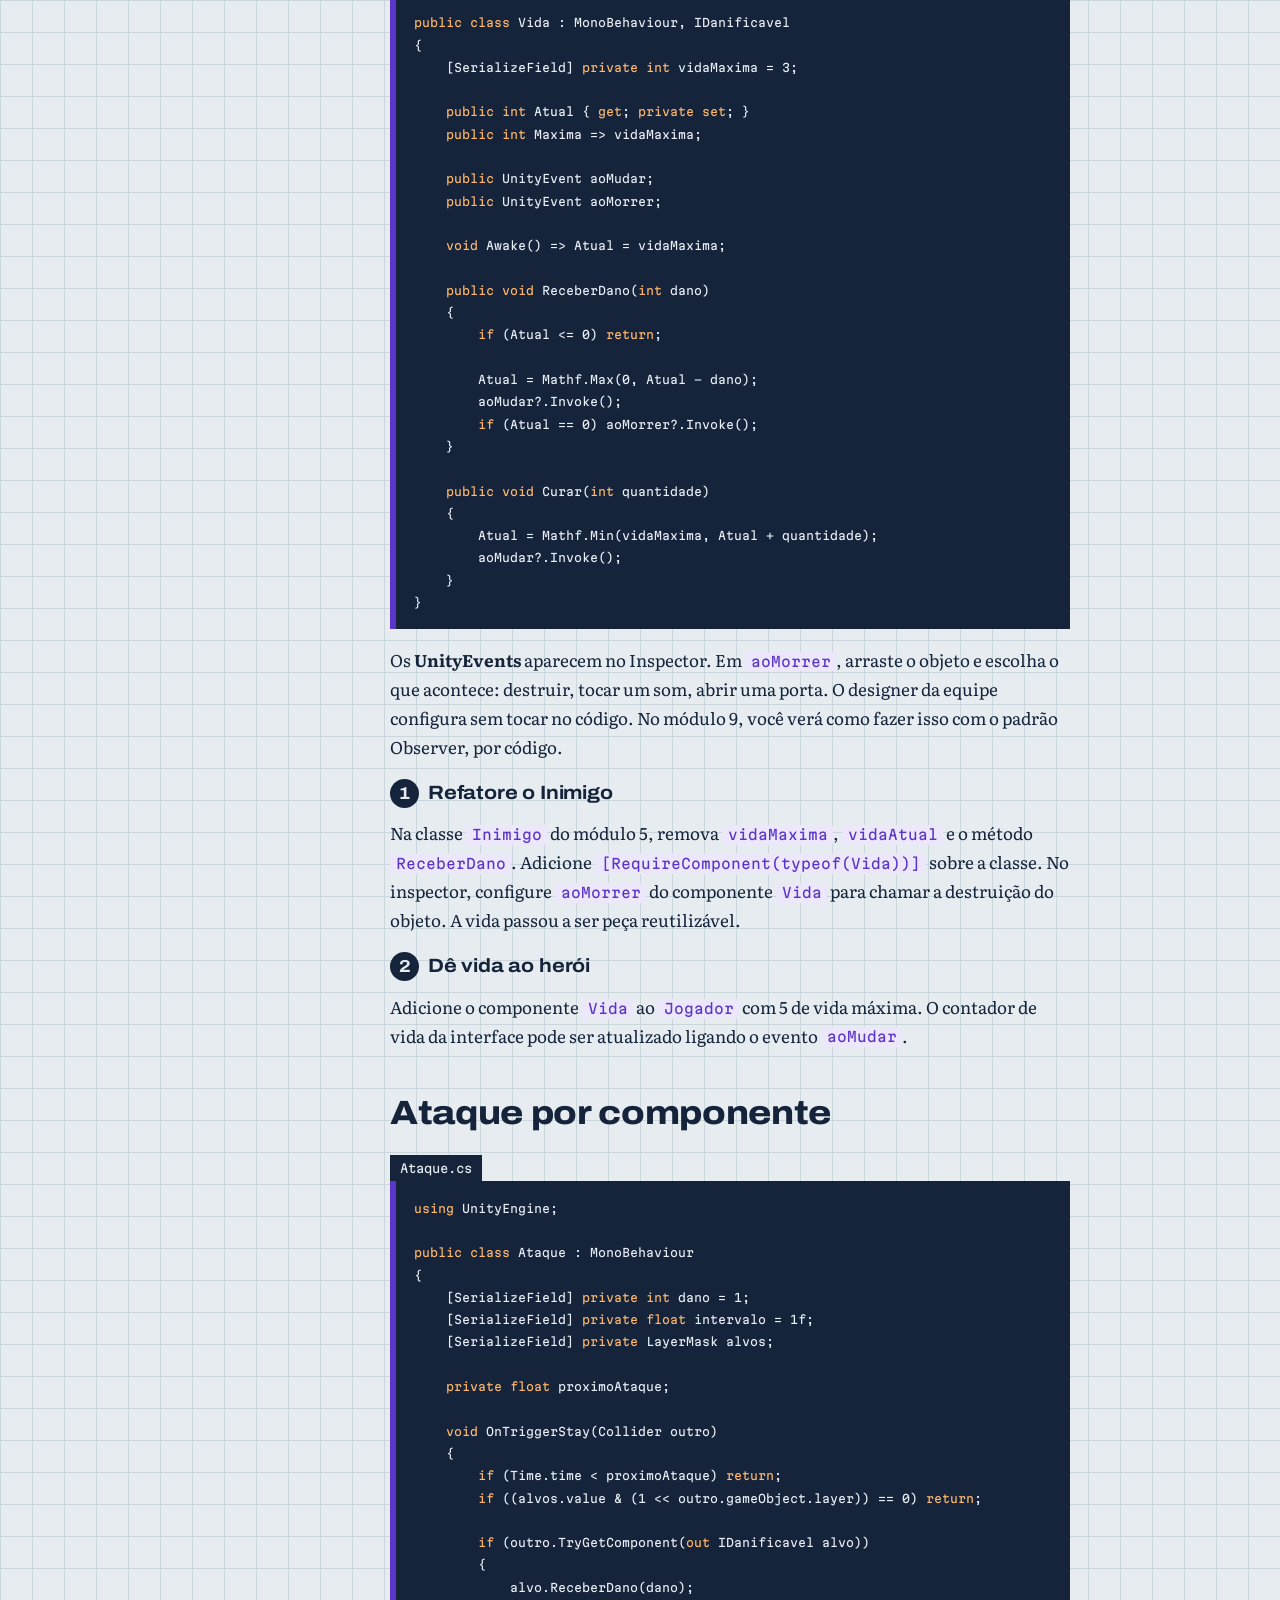
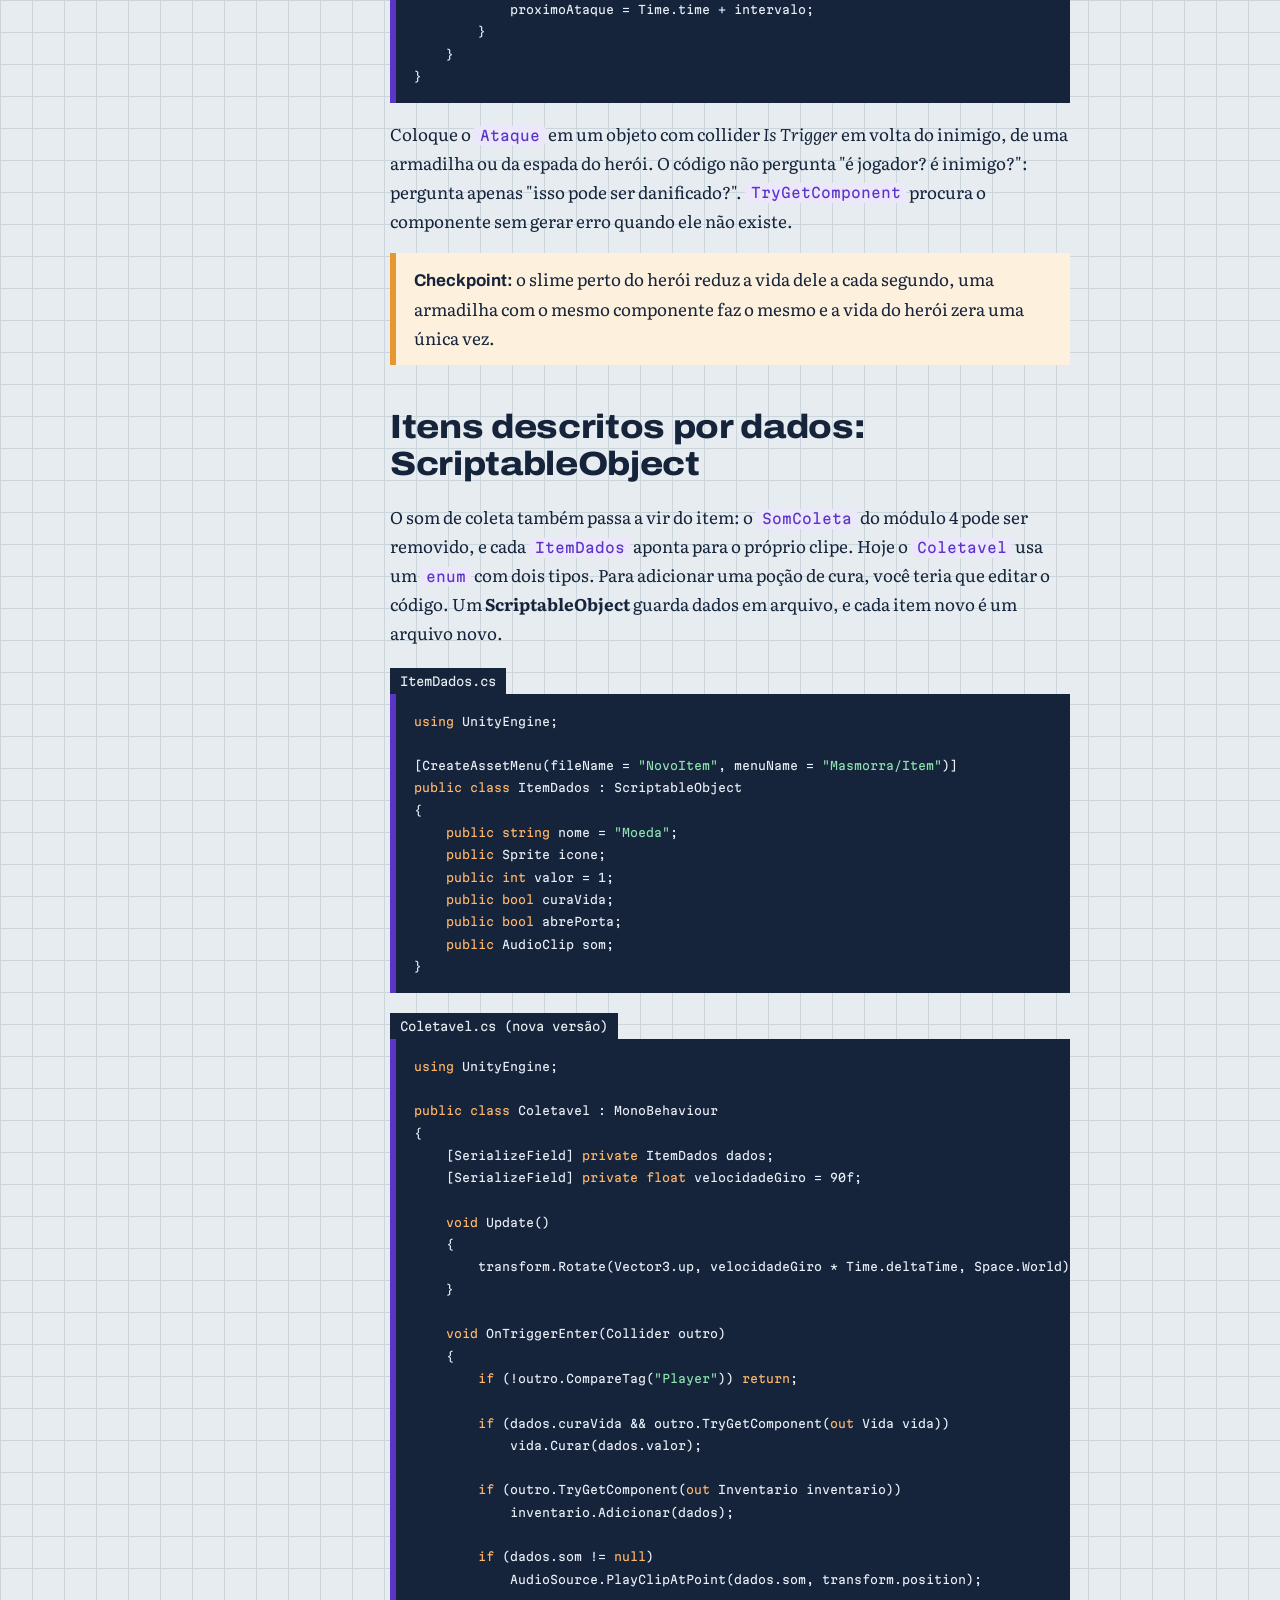
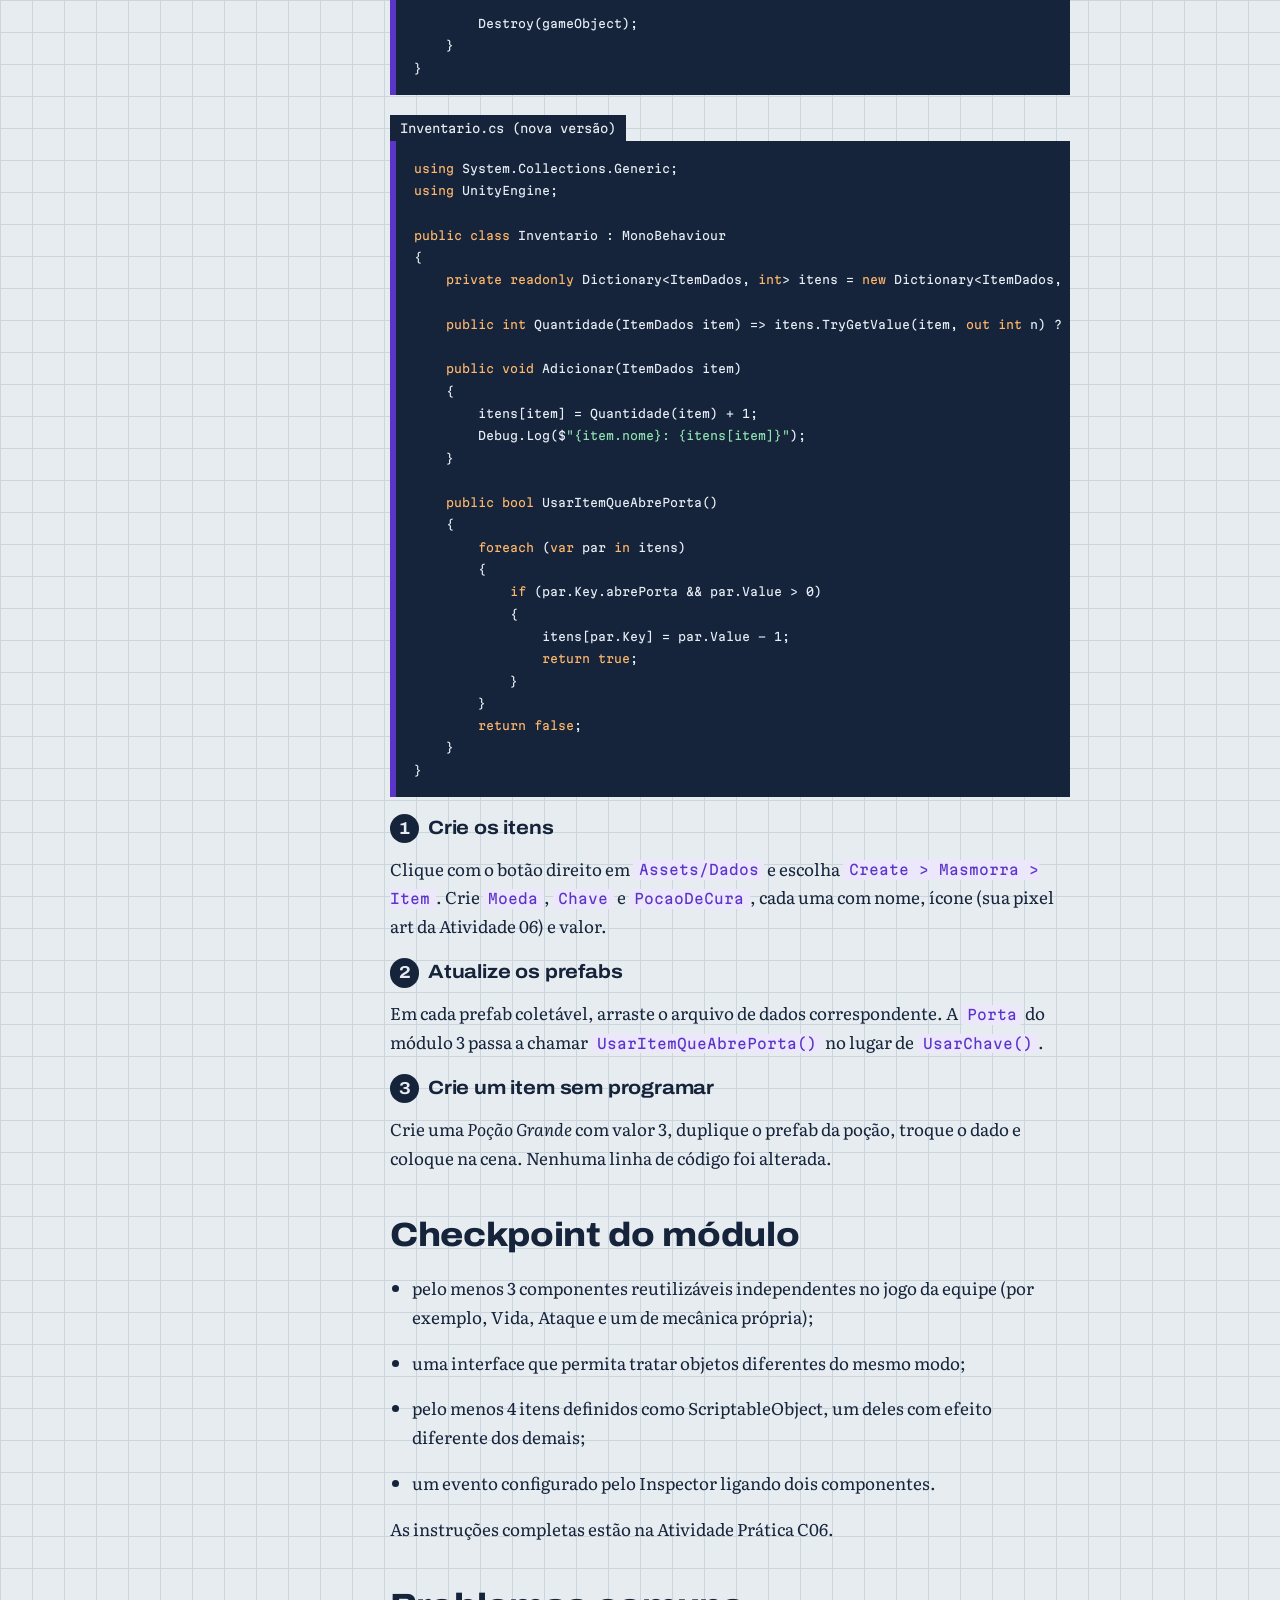
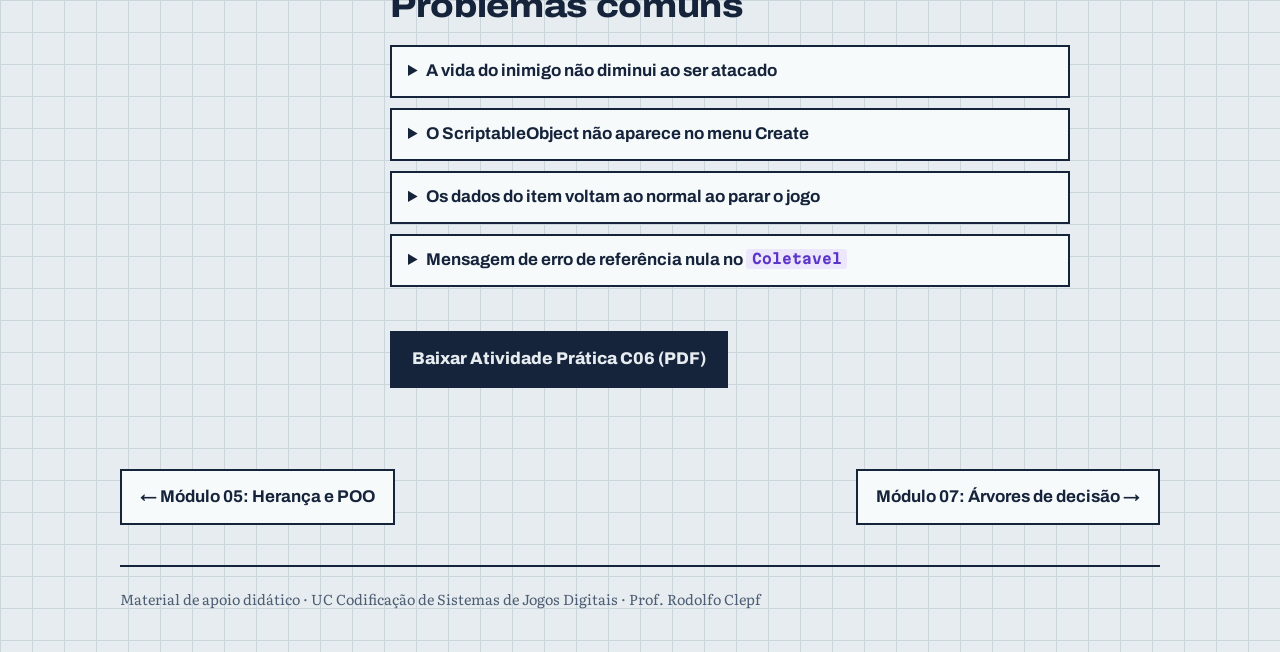
<file: modulo-06.html>
<!doctype html><html lang="pt-BR"><head><meta charset="utf-8"><meta name="viewport" content="width=device-width,initial-scale=1">
<title>Módulo 06 · Componentes e dados</title><meta name="description" content="Programação orientada a componentes em Unity: composição, interfaces, UnityEvent e ScriptableObject.">
<link rel="preconnect" href="https://fonts.googleapis.com"><link rel="preconnect" href="https://fonts.gstatic.com" crossorigin>
<link href="https://fonts.googleapis.com/css2?family=Archivo:wdth,wght@62..125,100..900&family=Literata:opsz,wght@7..72,400..700&family=Martian+Mono:wght@400;600&display=swap" rel="stylesheet">
<link rel="stylesheet" href="style.css"></head><body>
<div class="wrap"><div class="top"><a href="index.html">Masmorra do Código</a><span>Módulo 06 de 12 · 15h</span></div>
<header class="hero"><h1>Componentes e dados</h1><p>Você divide o comportamento em peças pequenas que se encaixam em qualquer objeto: vida, ataque e itens, descritos por dados e não por código repetido.</p></header>
<div class="layout"><nav class="toc" aria-label="Neste módulo"><b>Neste módulo</b><ol><li><a href="#ligacao">Ligação com a UC anterior</a></li><li><a href="#composicao">Composição no lugar de herança</a></li><li><a href="#vida">O componente Vida</a></li><li><a href="#ataque">Ataque por componente</a></li><li><a href="#dados">Itens descritos por dados: ScriptableObject</a></li><li><a href="#entrega">Checkpoint do módulo</a></li><li><a href="#erros">Problemas comuns</a></li></ol></nav>
<article>
<section id="ligacao"><h2>Ligação com a UC anterior</h2>
<p>Quando você montou o baú no Blender, ele era feito de partes: corpo, tampa, ferragens, cada uma com seu material. Componentes seguem a mesma lógica: em vez de um objeto gigante, um objeto leve com peças encaixáveis.</p>
<div class="note"><strong>Seus itens viram dados.</strong> As poções, moedas, chaves e armas que você modelou ou desenhou ganham um arquivo de dados (nome, ícone, valor) que o jogo lê. Para criar um item novo, basta criar um arquivo, sem programar.</div></section>

<section id="composicao"><h2>Composição no lugar de herança</h2>
<p>No módulo 5, vimos que herdar cria hierarquias rígidas. Na <strong>programação orientada a componentes</strong>, cada característica vira um componente independente:</p>
<table><tr><th>Componente</th><th>Responsabilidade</th><th>Usado por</th></tr><tr><td><code>Vida</code></td><td>Guarda pontos de vida, recebe dano, avisa quando chega a zero</td><td>Jogador, inimigos, caixas quebráveis, portas</td></tr><tr><td><code>Ataque</code></td><td>Causa dano em quem entra no alcance</td><td>Inimigos, armadilhas, o herói</td></tr><tr><td><code>Coletavel</code></td><td>Dá um item ao herói ao toque</td><td>Moedas, chaves, poções</td></tr><tr><td><code>Inventario</code></td><td>Guarda o que o herói carregou</td><td>Jogador</td></tr></table>
<p>Uma armadilha de espinhos tem <code>Ataque</code> mas não precisa de <code>Vida</code>. Uma caixa quebrável tem <code>Vida</code> mas não ataca. O herói tem os dois. Nenhuma herança foi necessária.</p></section>

<section id="vida"><h2>O componente Vida</h2>
<p>Para que qualquer coisa possa levar dano sem saber quem a atingiu, defina um contrato com uma <strong>interface</strong>:</p>
<span class="file">IDanificavel.cs</span>
<pre><code><span class="k">public</span> <span class="k">interface</span> IDanificavel
{
    <span class="k">void</span> ReceberDano(<span class="k">int</span> dano);
}</code></pre>
<span class="file">Vida.cs</span>
<pre><code><span class="k">using</span> UnityEngine;
<span class="k">using</span> UnityEngine.Events;

<span class="k">public</span> <span class="k">class</span> Vida : MonoBehaviour, IDanificavel
{
    [SerializeField] <span class="k">private</span> <span class="k">int</span> vidaMaxima = 3;

    <span class="k">public</span> <span class="k">int</span> Atual { <span class="k">get</span>; <span class="k">private</span> <span class="k">set</span>; }
    <span class="k">public</span> <span class="k">int</span> Maxima =&gt; vidaMaxima;

    <span class="k">public</span> UnityEvent aoMudar;
    <span class="k">public</span> UnityEvent aoMorrer;

    <span class="k">void</span> Awake() =&gt; Atual = vidaMaxima;

    <span class="k">public</span> <span class="k">void</span> ReceberDano(<span class="k">int</span> dano)
    {
        <span class="k">if</span> (Atual &lt;= 0) <span class="k">return</span>;

        Atual = Mathf.Max(0, Atual - dano);
        aoMudar?.Invoke();
        <span class="k">if</span> (Atual == 0) aoMorrer?.Invoke();
    }

    <span class="k">public</span> <span class="k">void</span> Curar(<span class="k">int</span> quantidade)
    {
        Atual = Mathf.Min(vidaMaxima, Atual + quantidade);
        aoMudar?.Invoke();
    }
}</code></pre>
<p>Os <strong>UnityEvents</strong> aparecem no Inspector. Em <code>aoMorrer</code>, arraste o objeto e escolha o que acontece: destruir, tocar um som, abrir uma porta. O designer da equipe configura sem tocar no código. No módulo 9, você verá como fazer isso com o padrão Observer, por código.</p>
<div class="steps"><div class="step"><h3>Refatore o Inimigo</h3><p>Na classe <code>Inimigo</code> do módulo 5, remova <code>vidaMaxima</code>, <code>vidaAtual</code> e o método <code>ReceberDano</code>. Adicione <code>[RequireComponent(typeof(Vida))]</code> sobre a classe. No inspector, configure <code>aoMorrer</code> do componente <code>Vida</code> para chamar a destruição do objeto. A vida passou a ser peça reutilizável.</div><div class="step"><h3>Dê vida ao herói</h3><p>Adicione o componente <code>Vida</code> ao <code>Jogador</code> com 5 de vida máxima. O contador de vida da interface pode ser atualizado ligando o evento <code>aoMudar</code>.</div></div></section>

<section id="ataque"><h2>Ataque por componente</h2>
<span class="file">Ataque.cs</span>
<pre><code><span class="k">using</span> UnityEngine;

<span class="k">public</span> <span class="k">class</span> Ataque : MonoBehaviour
{
    [SerializeField] <span class="k">private</span> <span class="k">int</span> dano = 1;
    [SerializeField] <span class="k">private</span> <span class="k">float</span> intervalo = 1f;
    [SerializeField] <span class="k">private</span> LayerMask alvos;

    <span class="k">private</span> <span class="k">float</span> proximoAtaque;

    <span class="k">void</span> OnTriggerStay(Collider outro)
    {
        <span class="k">if</span> (Time.time &lt; proximoAtaque) <span class="k">return</span>;
        <span class="k">if</span> ((alvos.value &amp; (1 &lt;&lt; outro.gameObject.layer)) == 0) <span class="k">return</span>;

        <span class="k">if</span> (outro.TryGetComponent(<span class="k">out</span> IDanificavel alvo))
        {
            alvo.ReceberDano(dano);
            proximoAtaque = Time.time + intervalo;
        }
    }
}</code></pre>
<p>Coloque o <code>Ataque</code> em um objeto com collider <em>Is Trigger</em> em volta do inimigo, de uma armadilha ou da espada do herói. O código não pergunta "é jogador? é inimigo?": pergunta apenas "isso pode ser danificado?". <code>TryGetComponent</code> procura o componente sem gerar erro quando ele não existe.</p>
<div class="check"><strong>Checkpoint:</strong> o slime perto do herói reduz a vida dele a cada segundo, uma armadilha com o mesmo componente faz o mesmo e a vida do herói zera uma única vez.</div></section>

<section id="dados"><h2>Itens descritos por dados: ScriptableObject</h2>
<p>O som de coleta também passa a vir do item: o <code>SomColeta</code> do módulo 4 pode ser removido, e cada <code>ItemDados</code> aponta para o próprio clipe. Hoje o <code>Coletavel</code> usa um <code>enum</code> com dois tipos. Para adicionar uma poção de cura, você teria que editar o código. Um <strong>ScriptableObject</strong> guarda dados em arquivo, e cada item novo é um arquivo novo.</p>
<span class="file">ItemDados.cs</span>
<pre><code><span class="k">using</span> UnityEngine;

[CreateAssetMenu(fileName = <span class="s">"NovoItem"</span>, menuName = <span class="s">"Masmorra/Item"</span>)]
<span class="k">public</span> <span class="k">class</span> ItemDados : ScriptableObject
{
    <span class="k">public</span> <span class="k">string</span> nome = <span class="s">"Moeda"</span>;
    <span class="k">public</span> Sprite icone;
    <span class="k">public</span> <span class="k">int</span> valor = 1;
    <span class="k">public</span> <span class="k">bool</span> curaVida;
    <span class="k">public</span> <span class="k">bool</span> abrePorta;
    <span class="k">public</span> AudioClip som;
}</code></pre>
<span class="file">Coletavel.cs (nova versão)</span>
<pre><code><span class="k">using</span> UnityEngine;

<span class="k">public</span> <span class="k">class</span> Coletavel : MonoBehaviour
{
    [SerializeField] <span class="k">private</span> ItemDados dados;
    [SerializeField] <span class="k">private</span> <span class="k">float</span> velocidadeGiro = 90f;

    <span class="k">void</span> Update()
    {
        transform.Rotate(Vector3.up, velocidadeGiro * Time.deltaTime, Space.World);
    }

    <span class="k">void</span> OnTriggerEnter(Collider outro)
    {
        <span class="k">if</span> (!outro.CompareTag(<span class="s">"Player"</span>)) <span class="k">return</span>;

        <span class="k">if</span> (dados.curaVida &amp;&amp; outro.TryGetComponent(<span class="k">out</span> Vida vida))
            vida.Curar(dados.valor);

        <span class="k">if</span> (outro.TryGetComponent(<span class="k">out</span> Inventario inventario))
            inventario.Adicionar(dados);

        <span class="k">if</span> (dados.som != <span class="k">null</span>)
            AudioSource.PlayClipAtPoint(dados.som, transform.position);

        Destroy(gameObject);
    }
}</code></pre>
<span class="file">Inventario.cs (nova versão)</span>
<pre><code><span class="k">using</span> System.Collections.Generic;
<span class="k">using</span> UnityEngine;

<span class="k">public</span> <span class="k">class</span> Inventario : MonoBehaviour
{
    <span class="k">private</span> <span class="k">readonly</span> Dictionary&lt;ItemDados, <span class="k">int</span>&gt; itens = <span class="k">new</span> Dictionary&lt;ItemDados, <span class="k">int</span>&gt;();

    <span class="k">public</span> <span class="k">int</span> Quantidade(ItemDados item) =&gt; itens.TryGetValue(item, <span class="k">out</span> <span class="k">int</span> n) ? n : 0;

    <span class="k">public</span> <span class="k">void</span> Adicionar(ItemDados item)
    {
        itens[item] = Quantidade(item) + 1;
        Debug.Log($<span class="s">"{item.nome}: {itens[item]}"</span>);
    }

    <span class="k">public</span> <span class="k">bool</span> UsarItemQueAbrePorta()
    {
        <span class="k">foreach</span> (<span class="k">var</span> par <span class="k">in</span> itens)
        {
            <span class="k">if</span> (par.Key.abrePorta &amp;&amp; par.Value &gt; 0)
            {
                itens[par.Key] = par.Value - 1;
                <span class="k">return</span> <span class="k">true</span>;
            }
        }
        <span class="k">return</span> <span class="k">false</span>;
    }
}</code></pre>
<div class="steps"><div class="step"><h3>Crie os itens</h3><p>Clique com o botão direito em <code>Assets/Dados</code> e escolha <code>Create &gt; Masmorra &gt; Item</code>. Crie <code>Moeda</code>, <code>Chave</code> e <code>PocaoDeCura</code>, cada uma com nome, ícone (sua pixel art da Atividade 06) e valor.</div><div class="step"><h3>Atualize os prefabs</h3><p>Em cada prefab coletável, arraste o arquivo de dados correspondente. A <code>Porta</code> do módulo 3 passa a chamar <code>UsarItemQueAbrePorta()</code> no lugar de <code>UsarChave()</code>.</div><div class="step"><h3>Crie um item sem programar</h3><p>Crie uma <em>Poção Grande</em> com valor 3, duplique o prefab da poção, troque o dado e coloque na cena. Nenhuma linha de código foi alterada.</p></div></div></section>

<section id="entrega"><h2>Checkpoint do módulo</h2>
<ul><li>pelo menos 3 componentes reutilizáveis independentes no jogo da equipe (por exemplo, Vida, Ataque e um de mecânica própria);</li><li>uma interface que permita tratar objetos diferentes do mesmo modo;</li><li>pelo menos 4 itens definidos como ScriptableObject, um deles com efeito diferente dos demais;</li><li>um evento configurado pelo Inspector ligando dois componentes.</li></ul>
<p>As instruções completas estão na Atividade Prática C06.</p></section>

<section id="erros"><h2>Problemas comuns</h2>
<details><summary>A vida do inimigo não diminui ao ser atacado</summary><div><p>O <code>Ataque</code> só funciona se o alvo tem collider, a camada está em <code>alvos</code> e o objeto tem um componente que implementa <code>IDanificavel</code>. Veja também se o collider do <code>Ataque</code> está como <em>Is Trigger</em>.</p></div></details><details><summary>O ScriptableObject não aparece no menu Create</summary><div><p>O arquivo precisa ter o mesmo nome da classe e a linha <code>[CreateAssetMenu]</code> logo acima dela. Verifique se não há erros no Console.</p></div></details><details><summary>Os dados do item voltam ao normal ao parar o jogo</summary><div><p>Alterações em objetos da cena durante o Play são perdidas, mas alterações em arquivos <code>ScriptableObject</code> são mantidas. Se o item perdeu o valor, você alterou o objeto da cena e não o arquivo.</p></div></details><details><summary>Mensagem de erro de referência nula no <code>Coletavel</code></summary><div><p>O campo <code>dados</code> está vazio no prefab. Arraste o arquivo de dados para o Inspector.</p></div></details></section>
<p><a class="dl" href="atividades/AtividadeC06_Componentes_Dados.pdf" download>Baixar Atividade Prática C06 (PDF)</a></p>
</article></div>
<nav class="pager" aria-label="Navegação entre módulos"><a href="modulo-05.html">← Módulo 05: Herança e POO</a><a href="modulo-07.html">Módulo 07: Árvores de decisão →</a></nav>
<footer>Material de apoio didático · UC Codificação de Sistemas de Jogos Digitais · Prof. Rodolfo Clepf</footer></div></body></html>
</file>
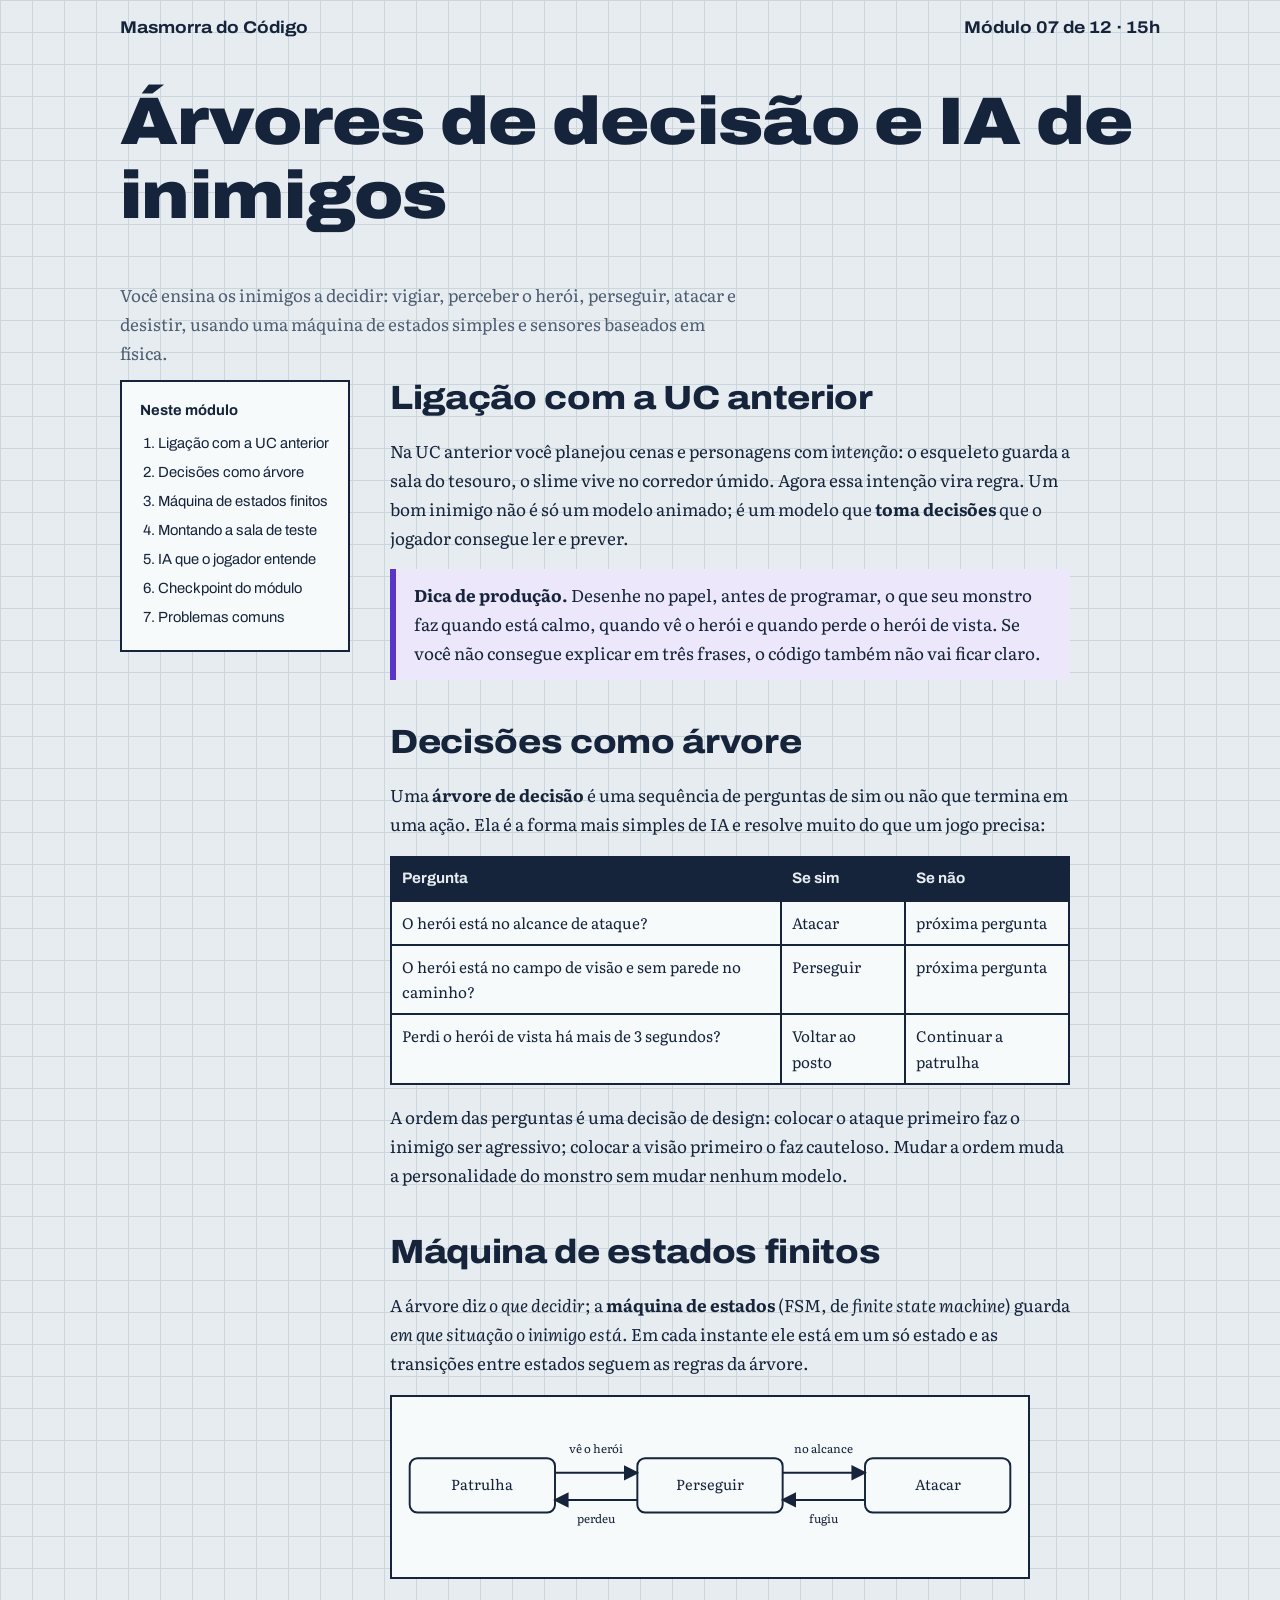
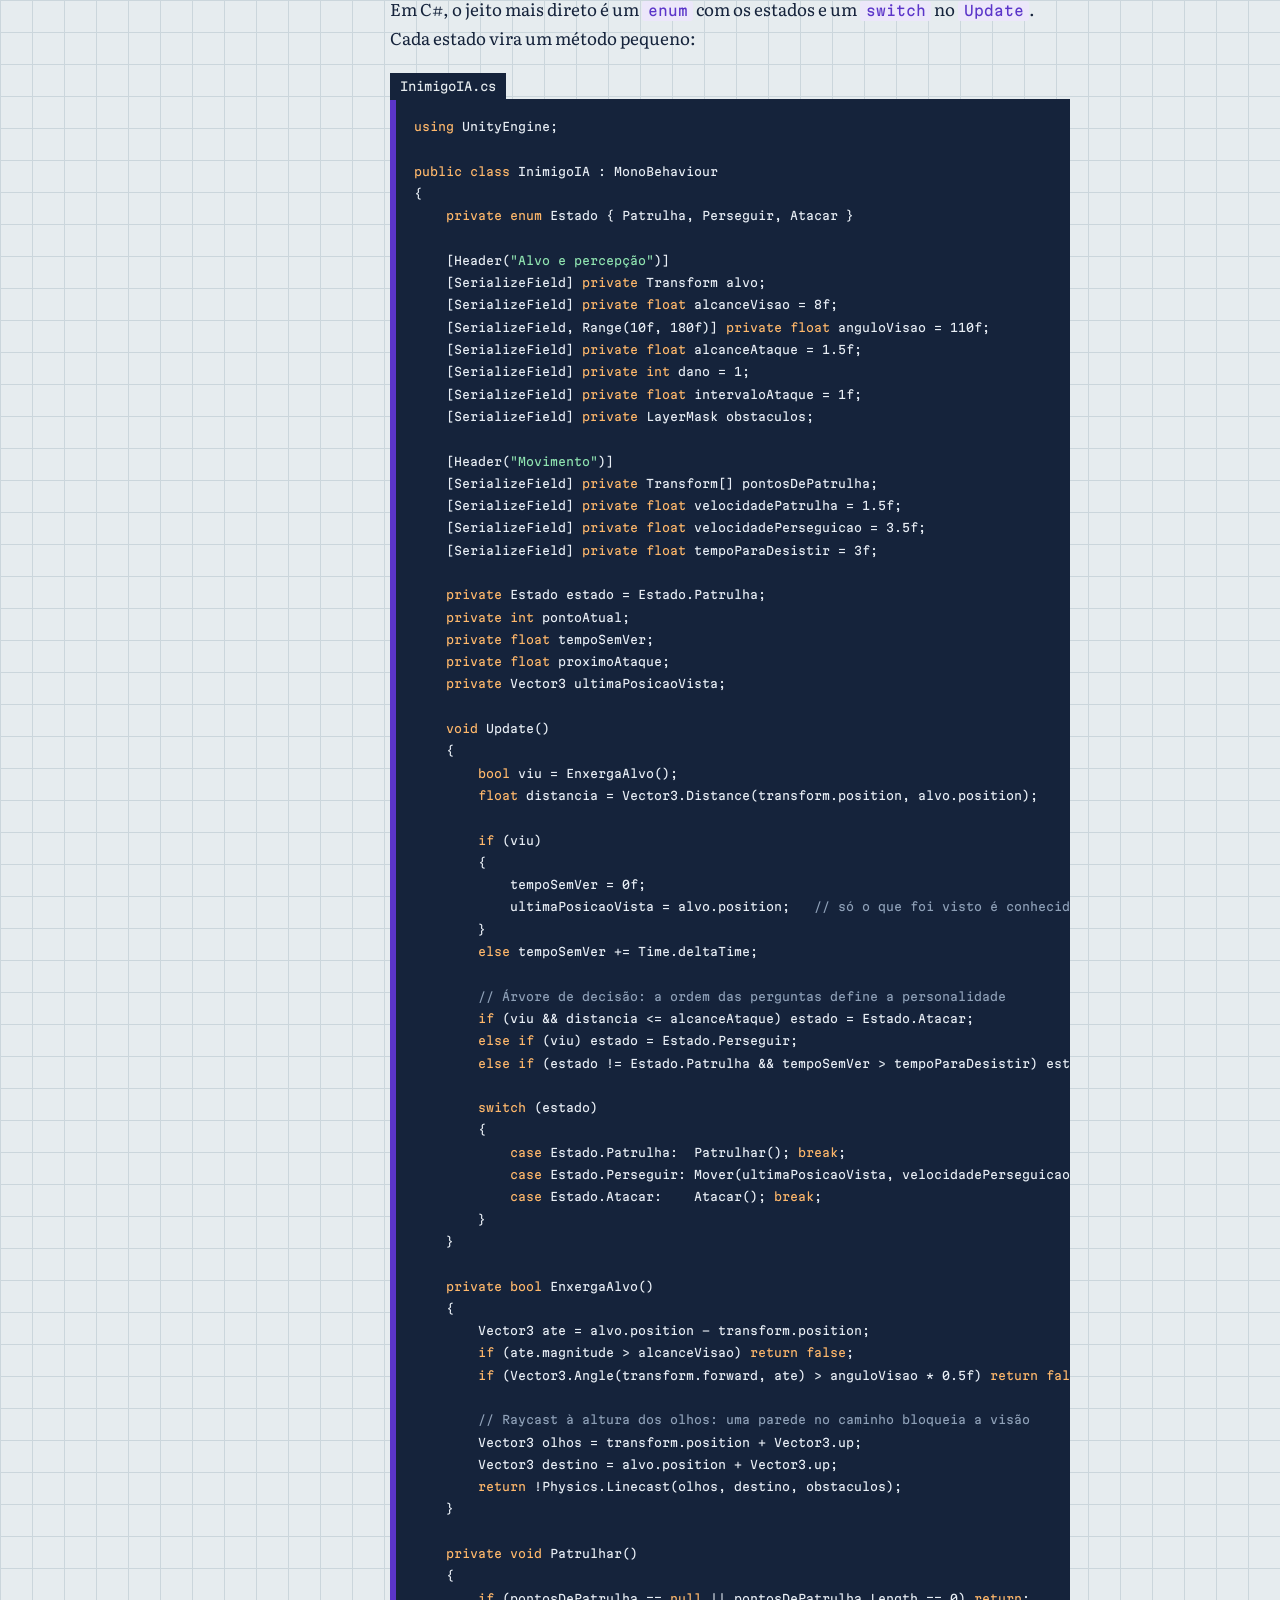
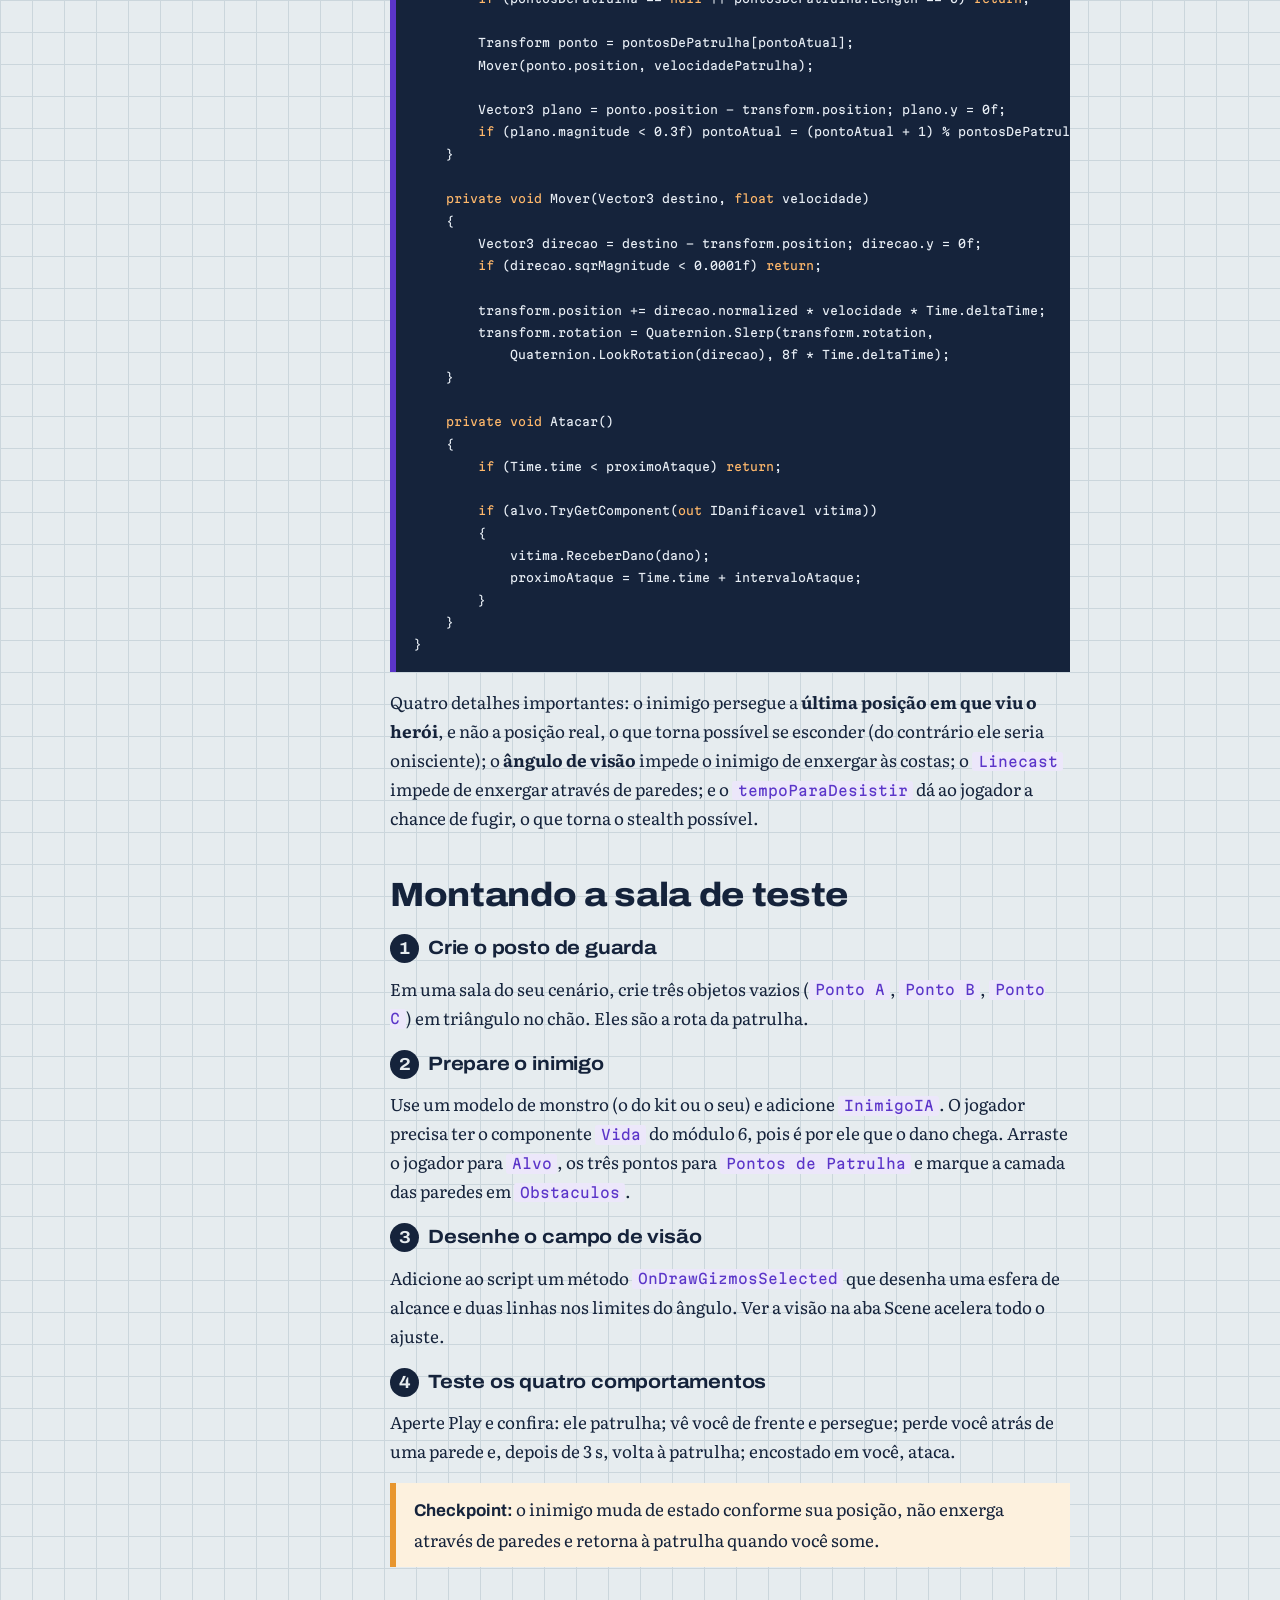
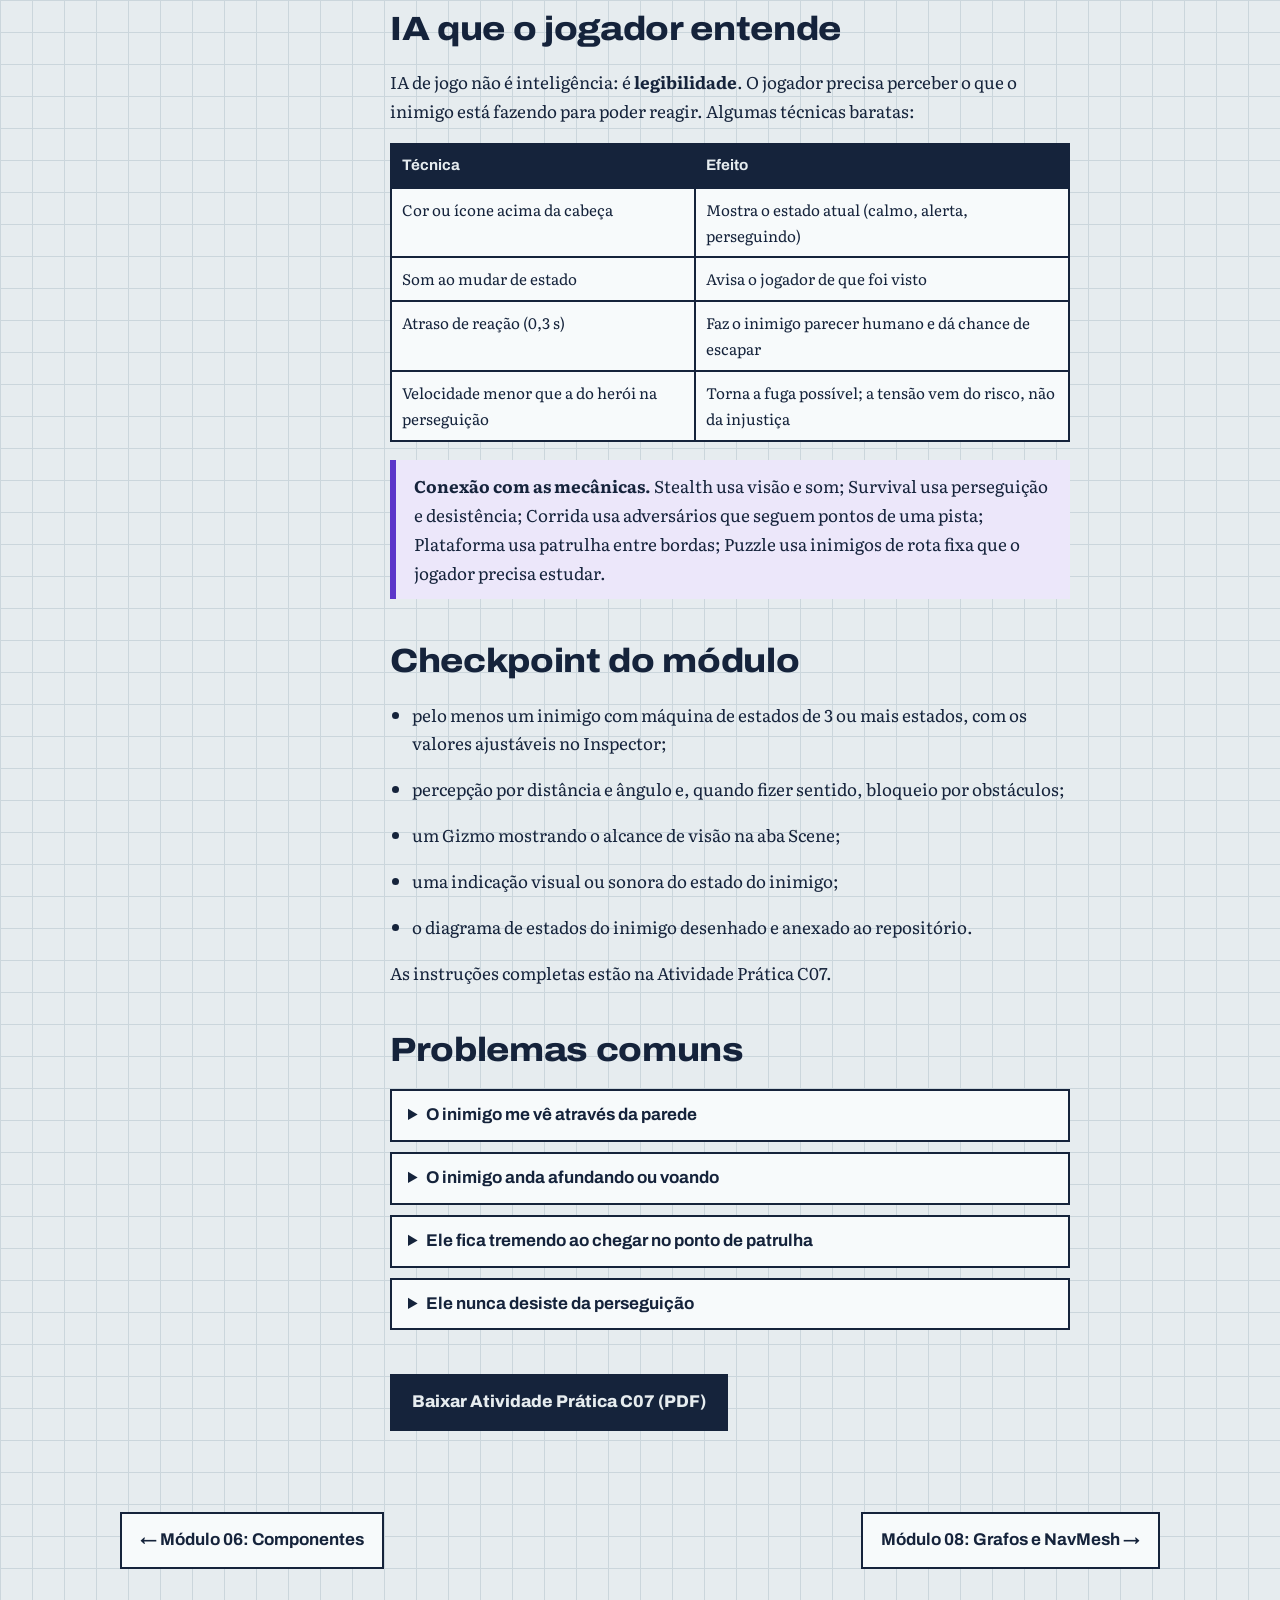
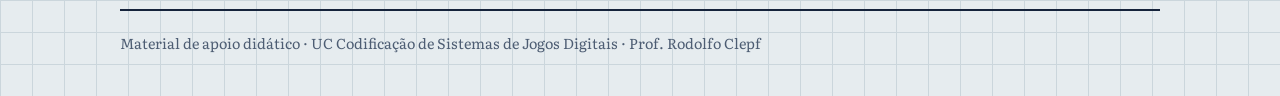
<file: modulo-07.html>
<!doctype html><html lang="pt-BR"><head><meta charset="utf-8"><meta name="viewport" content="width=device-width,initial-scale=1">
<title>Módulo 07 · Árvores de decisão e IA de inimigos</title><meta name="description" content="Inteligência artificial para jogos em Unity: árvores de decisão, máquina de estados finitos, percepção por distância, ângulo de visão e Raycast.">
<link rel="preconnect" href="https://fonts.googleapis.com"><link rel="preconnect" href="https://fonts.gstatic.com" crossorigin>
<link href="https://fonts.googleapis.com/css2?family=Archivo:wdth,wght@62..125,100..900&family=Literata:opsz,wght@7..72,400..700&family=Martian+Mono:wght@400;600&display=swap" rel="stylesheet">
<link rel="stylesheet" href="style.css"></head><body>
<div class="wrap"><div class="top"><a href="index.html">Masmorra do Código</a><span>Módulo 07 de 12 · 15h</span></div>
<header class="hero"><h1>Árvores de decisão e IA de inimigos</h1><p>Você ensina os inimigos a decidir: vigiar, perceber o herói, perseguir, atacar e desistir, usando uma máquina de estados simples e sensores baseados em física.</p></header>
<div class="layout"><nav class="toc" aria-label="Neste módulo"><b>Neste módulo</b><ol><li><a href="#ligacao">Ligação com a UC anterior</a></li><li><a href="#arvore">Decisões como árvore</a></li><li><a href="#estados">Máquina de estados finitos</a></li><li><a href="#montagem">Montando a sala de teste</a></li><li><a href="#design">IA que o jogador entende</a></li><li><a href="#entrega">Checkpoint do módulo</a></li><li><a href="#erros">Problemas comuns</a></li></ol></nav>
<article>
<section id="ligacao"><h2>Ligação com a UC anterior</h2>
<p>Na UC anterior você planejou cenas e personagens com <em>intenção</em>: o esqueleto guarda a sala do tesouro, o slime vive no corredor úmido. Agora essa intenção vira regra. Um bom inimigo não é só um modelo animado; é um modelo que <strong>toma decisões</strong> que o jogador consegue ler e prever.</p>
<div class="note"><strong>Dica de produção.</strong> Desenhe no papel, antes de programar, o que seu monstro faz quando está calmo, quando vê o herói e quando perde o herói de vista. Se você não consegue explicar em três frases, o código também não vai ficar claro.</div></section>

<section id="arvore"><h2>Decisões como árvore</h2>
<p>Uma <strong>árvore de decisão</strong> é uma sequência de perguntas de sim ou não que termina em uma ação. Ela é a forma mais simples de IA e resolve muito do que um jogo precisa:</p>
<table><tr><th>Pergunta</th><th>Se sim</th><th>Se não</th></tr><tr><td>O herói está no alcance de ataque?</td><td>Atacar</td><td>próxima pergunta</td></tr><tr><td>O herói está no campo de visão e sem parede no caminho?</td><td>Perseguir</td><td>próxima pergunta</td></tr><tr><td>Perdi o herói de vista há mais de 3 segundos?</td><td>Voltar ao posto</td><td>Continuar a patrulha</td></tr></table>
<p>A ordem das perguntas é uma decisão de design: colocar o ataque primeiro faz o inimigo ser agressivo; colocar a visão primeiro o faz cauteloso. Mudar a ordem muda a personalidade do monstro sem mudar nenhum modelo.</p></section>

<section id="estados"><h2>Máquina de estados finitos</h2>
<p>A árvore diz <em>o que decidir</em>; a <strong>máquina de estados</strong> (FSM, de <em>finite state machine</em>) guarda <em>em que situação o inimigo está</em>. Em cada instante ele está em um só estado e as transições entre estados seguem as regras da árvore.</p>
<svg class="diagram" viewBox="0 0 640 170" role="img" aria-label="Estados Patrulha, Perseguir e Atacar ligados por setas"><defs><marker id="a7" markerWidth="8" markerHeight="8" refX="7" refY="4" orient="auto"><path d="M0,0 L8,4 L0,8 Z" fill="currentColor"/></marker></defs>
<g fill="none" stroke="currentColor" stroke-width="2"><rect x="10" y="55" width="150" height="56" rx="8"/><rect x="245" y="55" width="150" height="56" rx="8"/><rect x="480" y="55" width="150" height="56" rx="8"/>
<path d="M160 70 H245" marker-end="url(#a7)"/><path d="M245 98 H160" marker-end="url(#a7)"/><path d="M395 70 H480" marker-end="url(#a7)"/><path d="M480 98 H395" marker-end="url(#a7)"/></g>
<g fill="currentColor" font-size="15" text-anchor="middle"><text x="85" y="88">Patrulha</text><text x="320" y="88">Perseguir</text><text x="555" y="88">Atacar</text>
<text x="202" y="50" font-size="12">vê o herói</text><text x="202" y="122" font-size="12">perdeu</text><text x="437" y="50" font-size="12">no alcance</text><text x="437" y="122" font-size="12">fugiu</text></g></svg>
<p>Em C#, o jeito mais direto é um <code>enum</code> com os estados e um <code>switch</code> no <code>Update</code>. Cada estado vira um método pequeno:</p>
<span class="file">InimigoIA.cs</span>
<pre><code><span class="k">using</span> UnityEngine;

<span class="k">public</span> <span class="k">class</span> InimigoIA : MonoBehaviour
{
    <span class="k">private</span> <span class="k">enum</span> Estado { Patrulha, Perseguir, Atacar }

    [Header(<span class="s">"Alvo e percepção"</span>)]
    [SerializeField] <span class="k">private</span> Transform alvo;
    [SerializeField] <span class="k">private</span> <span class="k">float</span> alcanceVisao = 8f;
    [SerializeField, Range(10f, 180f)] <span class="k">private</span> <span class="k">float</span> anguloVisao = 110f;
    [SerializeField] <span class="k">private</span> <span class="k">float</span> alcanceAtaque = 1.5f;
    [SerializeField] <span class="k">private</span> <span class="k">int</span> dano = 1;
    [SerializeField] <span class="k">private</span> <span class="k">float</span> intervaloAtaque = 1f;
    [SerializeField] <span class="k">private</span> LayerMask obstaculos;

    [Header(<span class="s">"Movimento"</span>)]
    [SerializeField] <span class="k">private</span> Transform[] pontosDePatrulha;
    [SerializeField] <span class="k">private</span> <span class="k">float</span> velocidadePatrulha = 1.5f;
    [SerializeField] <span class="k">private</span> <span class="k">float</span> velocidadePerseguicao = 3.5f;
    [SerializeField] <span class="k">private</span> <span class="k">float</span> tempoParaDesistir = 3f;

    <span class="k">private</span> Estado estado = Estado.Patrulha;
    <span class="k">private</span> <span class="k">int</span> pontoAtual;
    <span class="k">private</span> <span class="k">float</span> tempoSemVer;
    <span class="k">private</span> <span class="k">float</span> proximoAtaque;
    <span class="k">private</span> Vector3 ultimaPosicaoVista;

    <span class="k">void</span> Update()
    {
        <span class="k">bool</span> viu = EnxergaAlvo();
        <span class="k">float</span> distancia = Vector3.Distance(transform.position, alvo.position);

        <span class="k">if</span> (viu)
        {
            tempoSemVer = 0f;
            ultimaPosicaoVista = alvo.position;   <span class="c">// só o que foi visto é conhecido</span>
        }
        <span class="k">else</span> tempoSemVer += Time.deltaTime;

        <span class="c">// Árvore de decisão: a ordem das perguntas define a personalidade</span>
        <span class="k">if</span> (viu &amp;&amp; distancia &lt;= alcanceAtaque) estado = Estado.Atacar;
        <span class="k">else</span> <span class="k">if</span> (viu) estado = Estado.Perseguir;
        <span class="k">else</span> <span class="k">if</span> (estado != Estado.Patrulha &amp;&amp; tempoSemVer &gt; tempoParaDesistir) estado = Estado.Patrulha;

        <span class="k">switch</span> (estado)
        {
            <span class="k">case</span> Estado.Patrulha:  Patrulhar(); <span class="k">break</span>;
            <span class="k">case</span> Estado.Perseguir: Mover(ultimaPosicaoVista, velocidadePerseguicao); <span class="k">break</span>;
            <span class="k">case</span> Estado.Atacar:    Atacar(); <span class="k">break</span>;
        }
    }

    <span class="k">private</span> <span class="k">bool</span> EnxergaAlvo()
    {
        Vector3 ate = alvo.position - transform.position;
        <span class="k">if</span> (ate.magnitude &gt; alcanceVisao) <span class="k">return</span> <span class="k">false</span>;
        <span class="k">if</span> (Vector3.Angle(transform.forward, ate) &gt; anguloVisao * 0.5f) <span class="k">return</span> <span class="k">false</span>;

        <span class="c">// Raycast à altura dos olhos: uma parede no caminho bloqueia a visão</span>
        Vector3 olhos = transform.position + Vector3.up;
        Vector3 destino = alvo.position + Vector3.up;
        <span class="k">return</span> !Physics.Linecast(olhos, destino, obstaculos);
    }

    <span class="k">private</span> <span class="k">void</span> Patrulhar()
    {
        <span class="k">if</span> (pontosDePatrulha == <span class="k">null</span> || pontosDePatrulha.Length == 0) <span class="k">return</span>;

        Transform ponto = pontosDePatrulha[pontoAtual];
        Mover(ponto.position, velocidadePatrulha);

        Vector3 plano = ponto.position - transform.position; plano.y = 0f;
        <span class="k">if</span> (plano.magnitude &lt; 0.3f) pontoAtual = (pontoAtual + 1) % pontosDePatrulha.Length;
    }

    <span class="k">private</span> <span class="k">void</span> Mover(Vector3 destino, <span class="k">float</span> velocidade)
    {
        Vector3 direcao = destino - transform.position; direcao.y = 0f;
        <span class="k">if</span> (direcao.sqrMagnitude &lt; 0.0001f) <span class="k">return</span>;

        transform.position += direcao.normalized * velocidade * Time.deltaTime;
        transform.rotation = Quaternion.Slerp(transform.rotation,
            Quaternion.LookRotation(direcao), 8f * Time.deltaTime);
    }

    <span class="k">private</span> <span class="k">void</span> Atacar()
    {
        <span class="k">if</span> (Time.time &lt; proximoAtaque) <span class="k">return</span>;

        <span class="k">if</span> (alvo.TryGetComponent(<span class="k">out</span> IDanificavel vitima))
        {
            vitima.ReceberDano(dano);
            proximoAtaque = Time.time + intervaloAtaque;
        }
    }
}</code></pre>
<p>Quatro detalhes importantes: o inimigo persegue a <strong>última posição em que viu o herói</strong>, e não a posição real, o que torna possível se esconder (do contrário ele seria onisciente); o <strong>ângulo de visão</strong> impede o inimigo de enxergar às costas; o <code>Linecast</code> impede de enxergar através de paredes; e o <code>tempoParaDesistir</code> dá ao jogador a chance de fugir, o que torna o stealth possível.</p></section>

<section id="montagem"><h2>Montando a sala de teste</h2>
<div class="steps"><div class="step"><h3>Crie o posto de guarda</h3><p>Em uma sala do seu cenário, crie três objetos vazios (<code>Ponto A</code>, <code>Ponto B</code>, <code>Ponto C</code>) em triângulo no chão. Eles são a rota da patrulha.</p></div><div class="step"><h3>Prepare o inimigo</h3><p>Use um modelo de monstro (o do kit ou o seu) e adicione <code>InimigoIA</code>. O jogador precisa ter o componente <code>Vida</code> do módulo 6, pois é por ele que o dano chega. Arraste o jogador para <code>Alvo</code>, os três pontos para <code>Pontos de Patrulha</code> e marque a camada das paredes em <code>Obstaculos</code>.</p></div><div class="step"><h3>Desenhe o campo de visão</h3><p>Adicione ao script um método <code>OnDrawGizmosSelected</code> que desenha uma esfera de alcance e duas linhas nos limites do ângulo. Ver a visão na aba Scene acelera todo o ajuste.</p></div><div class="step"><h3>Teste os quatro comportamentos</h3><p>Aperte Play e confira: ele patrulha; vê você de frente e persegue; perde você atrás de uma parede e, depois de 3 s, volta à patrulha; encostado em você, ataca.</p></div></div>
<div class="check"><strong>Checkpoint:</strong> o inimigo muda de estado conforme sua posição, não enxerga através de paredes e retorna à patrulha quando você some.</div></section>

<section id="design"><h2>IA que o jogador entende</h2>
<p>IA de jogo não é inteligência: é <strong>legibilidade</strong>. O jogador precisa perceber o que o inimigo está fazendo para poder reagir. Algumas técnicas baratas:</p>
<table><tr><th>Técnica</th><th>Efeito</th></tr><tr><td>Cor ou ícone acima da cabeça</td><td>Mostra o estado atual (calmo, alerta, perseguindo)</td></tr><tr><td>Som ao mudar de estado</td><td>Avisa o jogador de que foi visto</td></tr><tr><td>Atraso de reação (0,3 s)</td><td>Faz o inimigo parecer humano e dá chance de escapar</td></tr><tr><td>Velocidade menor que a do herói na perseguição</td><td>Torna a fuga possível; a tensão vem do risco, não da injustiça</td></tr></table>
<div class="note"><strong>Conexão com as mecânicas.</strong> Stealth usa visão e som; Survival usa perseguição e desistência; Corrida usa adversários que seguem pontos de uma pista; Plataforma usa patrulha entre bordas; Puzzle usa inimigos de rota fixa que o jogador precisa estudar.</div></section>

<section id="entrega"><h2>Checkpoint do módulo</h2>
<ul><li>pelo menos um inimigo com máquina de estados de 3 ou mais estados, com os valores ajustáveis no Inspector;</li><li>percepção por distância e ângulo e, quando fizer sentido, bloqueio por obstáculos;</li><li>um Gizmo mostrando o alcance de visão na aba Scene;</li><li>uma indicação visual ou sonora do estado do inimigo;</li><li>o diagrama de estados do inimigo desenhado e anexado ao repositório.</li></ul>
<p>As instruções completas estão na Atividade Prática C07.</p></section>

<section id="erros"><h2>Problemas comuns</h2>
<details><summary>O inimigo me vê através da parede</summary><div><p>O campo <code>Obstaculos</code> está vazio ou a parede está em outra camada. Marque a camada correta e confirme que a parede tem colisor.</p></div></details><details><summary>O inimigo anda afundando ou voando</summary><div><p>O código zera o eixo Y da direção, então a altura nunca muda. Se o chão for irregular, use <code>CharacterController</code> ou NavMeshAgent (próximo módulo).</p></div></details><details><summary>Ele fica tremendo ao chegar no ponto de patrulha</summary><div><p>A tolerância de chegada (0,3) está pequena demais para a velocidade. Aumente-a ou reduza a velocidade perto do destino.</p></div></details><details><summary>Ele nunca desiste da perseguição</summary><div><p>Se o jogador continua dentro do campo de visão, o contador zera sempre. Teste escondendo-se atrás de um obstáculo ou fora do ângulo de visão.</p></div></details></section>
<p><a class="dl" href="atividades/AtividadeC07_IA_Inimigos.pdf" download>Baixar Atividade Prática C07 (PDF)</a></p>
</article></div>
<nav class="pager" aria-label="Navegação entre módulos"><a href="modulo-06.html">← Módulo 06: Componentes</a><a href="modulo-08.html">Módulo 08: Grafos e NavMesh →</a></nav>
<footer>Material de apoio didático · UC Codificação de Sistemas de Jogos Digitais · Prof. Rodolfo Clepf</footer></div></body></html>
</file>
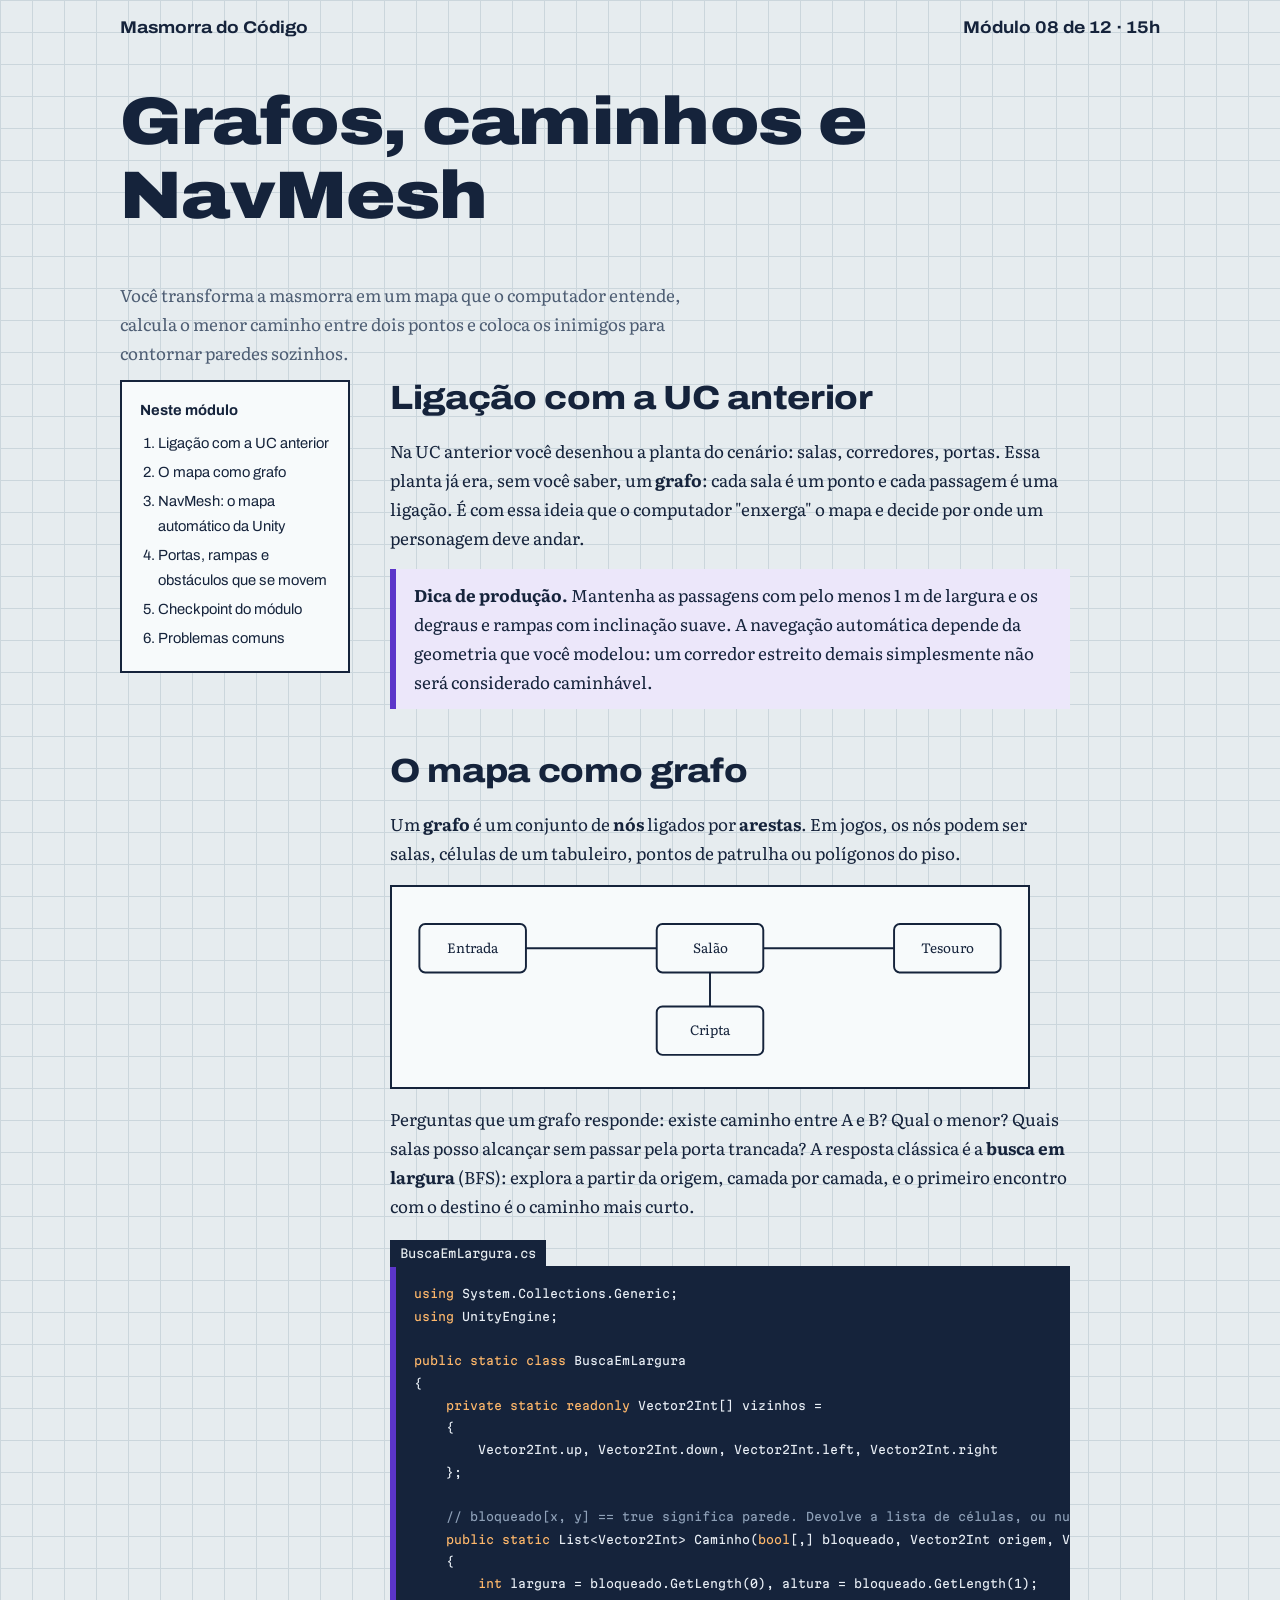
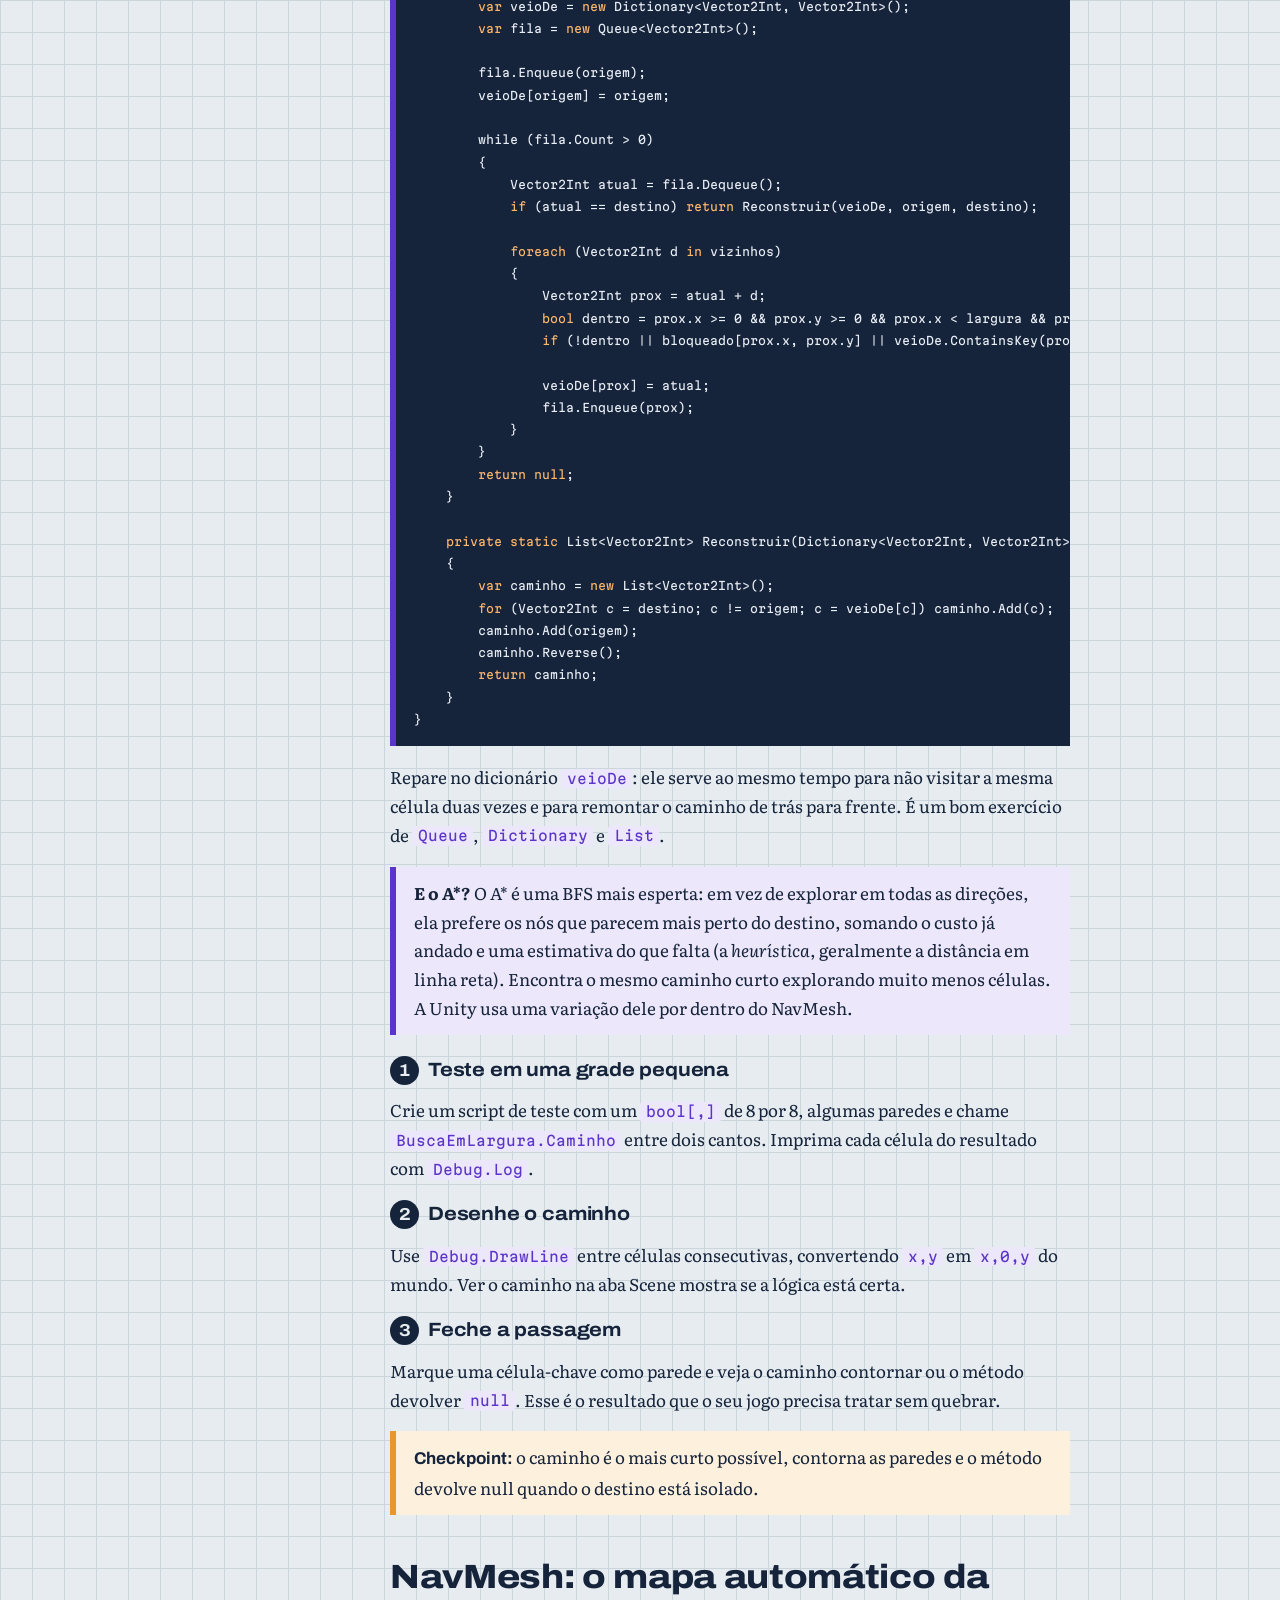
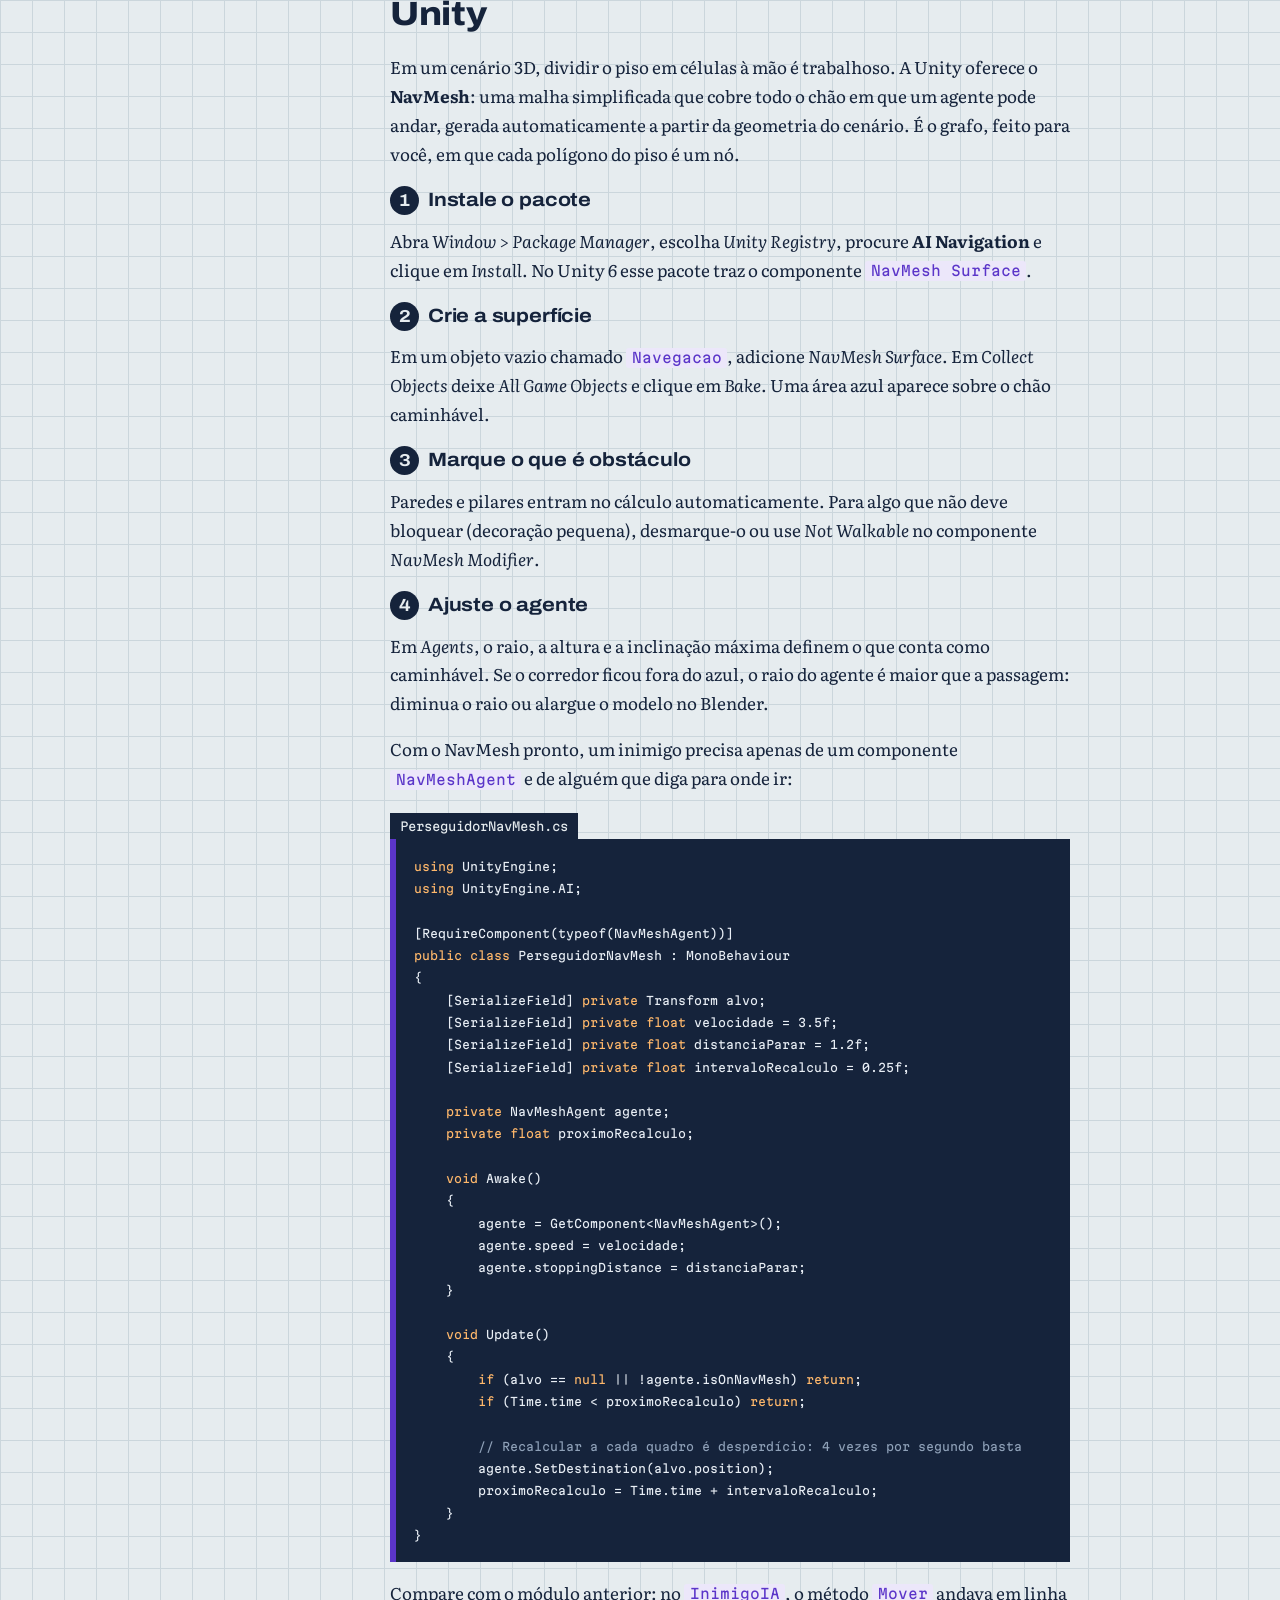
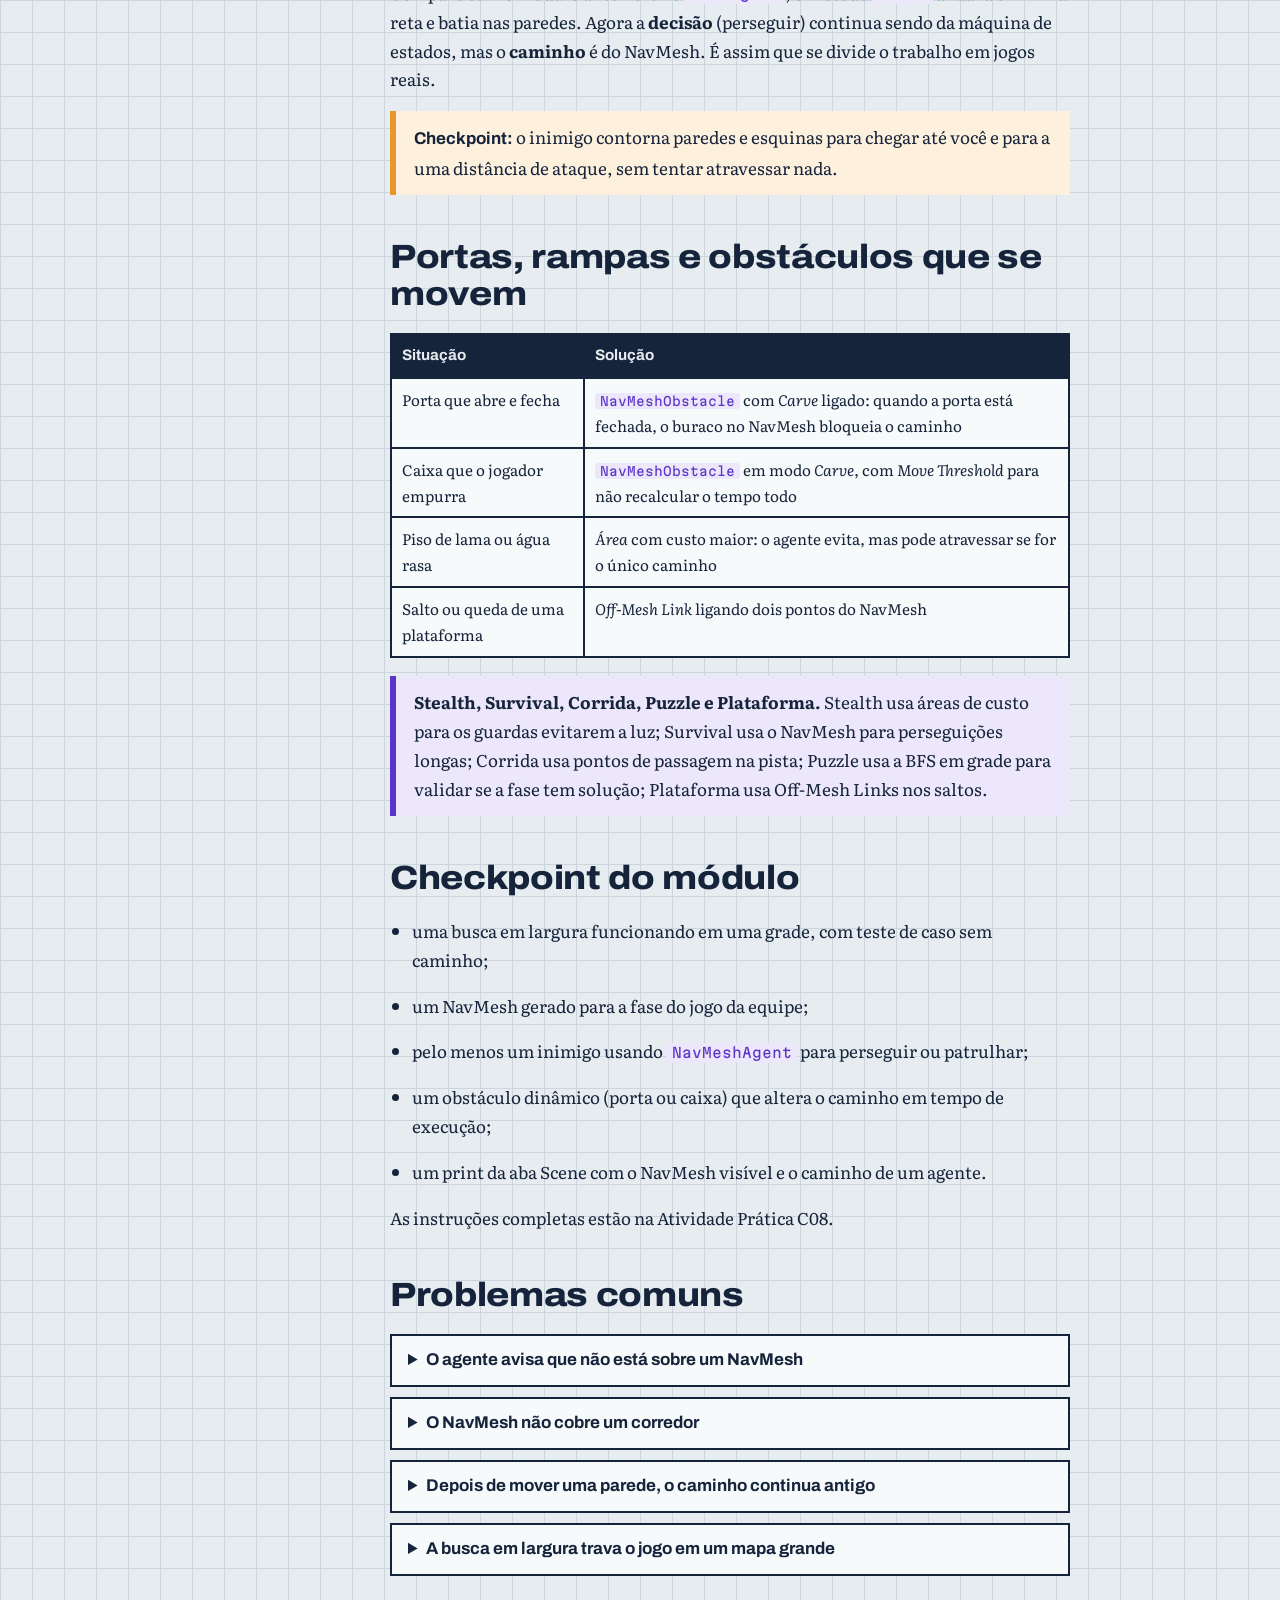
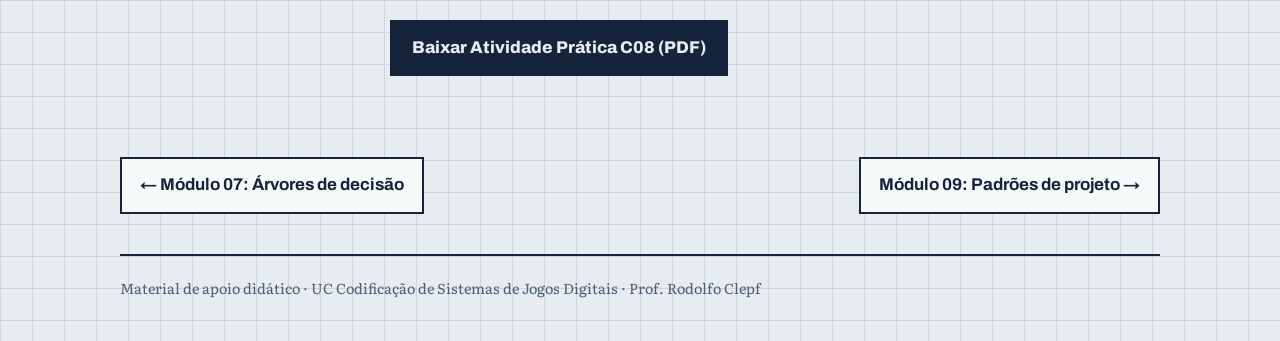
<file: modulo-08.html>
<!doctype html><html lang="pt-BR"><head><meta charset="utf-8"><meta name="viewport" content="width=device-width,initial-scale=1">
<title>Módulo 08 · Grafos, caminhos e NavMesh</title><meta name="description" content="Navegação em jogos 3D com Unity: grafos, busca em largura, ideia do A*, NavMesh, NavMeshAgent e obstáculos dinâmicos.">
<link rel="preconnect" href="https://fonts.googleapis.com"><link rel="preconnect" href="https://fonts.gstatic.com" crossorigin>
<link href="https://fonts.googleapis.com/css2?family=Archivo:wdth,wght@62..125,100..900&family=Literata:opsz,wght@7..72,400..700&family=Martian+Mono:wght@400;600&display=swap" rel="stylesheet">
<link rel="stylesheet" href="style.css"></head><body>
<div class="wrap"><div class="top"><a href="index.html">Masmorra do Código</a><span>Módulo 08 de 12 · 15h</span></div>
<header class="hero"><h1>Grafos, caminhos e NavMesh</h1><p>Você transforma a masmorra em um mapa que o computador entende, calcula o menor caminho entre dois pontos e coloca os inimigos para contornar paredes sozinhos.</p></header>
<div class="layout"><nav class="toc" aria-label="Neste módulo"><b>Neste módulo</b><ol><li><a href="#ligacao">Ligação com a UC anterior</a></li><li><a href="#grafo">O mapa como grafo</a></li><li><a href="#navmesh">NavMesh: o mapa automático da Unity</a></li><li><a href="#dinamico">Portas, rampas e obstáculos que se movem</a></li><li><a href="#entrega">Checkpoint do módulo</a></li><li><a href="#erros">Problemas comuns</a></li></ol></nav>
<article>
<section id="ligacao"><h2>Ligação com a UC anterior</h2>
<p>Na UC anterior você desenhou a planta do cenário: salas, corredores, portas. Essa planta já era, sem você saber, um <strong>grafo</strong>: cada sala é um ponto e cada passagem é uma ligação. É com essa ideia que o computador "enxerga" o mapa e decide por onde um personagem deve andar.</p>
<div class="note"><strong>Dica de produção.</strong> Mantenha as passagens com pelo menos 1 m de largura e os degraus e rampas com inclinação suave. A navegação automática depende da geometria que você modelou: um corredor estreito demais simplesmente não será considerado caminhável.</div></section>

<section id="grafo"><h2>O mapa como grafo</h2>
<p>Um <strong>grafo</strong> é um conjunto de <strong>nós</strong> ligados por <strong>arestas</strong>. Em jogos, os nós podem ser salas, células de um tabuleiro, pontos de patrulha ou polígonos do piso.</p>
<svg class="diagram" viewBox="0 0 640 190" role="img" aria-label="Quatro salas ligadas por corredores, formando um grafo"><g fill="none" stroke="currentColor" stroke-width="2"><rect x="20" y="30" width="110" height="50" rx="6"/><rect x="265" y="30" width="110" height="50" rx="6"/><rect x="510" y="30" width="110" height="50" rx="6"/><rect x="265" y="115" width="110" height="50" rx="6"/>
<path d="M130 55 H265"/><path d="M375 55 H510"/><path d="M320 80 V115"/></g>
<g fill="currentColor" font-size="14" text-anchor="middle"><text x="75" y="60">Entrada</text><text x="320" y="60">Salão</text><text x="565" y="60">Tesouro</text><text x="320" y="145">Cripta</text></g></svg>
<p>Perguntas que um grafo responde: existe caminho entre A e B? Qual o menor? Quais salas posso alcançar sem passar pela porta trancada? A resposta clássica é a <strong>busca em largura</strong> (BFS): explora a partir da origem, camada por camada, e o primeiro encontro com o destino é o caminho mais curto.</p>
<span class="file">BuscaEmLargura.cs</span>
<pre><code><span class="k">using</span> System.Collections.Generic;
<span class="k">using</span> UnityEngine;

<span class="k">public</span> <span class="k">static</span> <span class="k">class</span> BuscaEmLargura
{
    <span class="k">private</span> <span class="k">static</span> <span class="k">readonly</span> Vector2Int[] vizinhos =
    {
        Vector2Int.up, Vector2Int.down, Vector2Int.left, Vector2Int.right
    };

    <span class="c">// bloqueado[x, y] == true significa parede. Devolve a lista de células, ou null se não houver caminho.</span>
    <span class="k">public</span> <span class="k">static</span> List&lt;Vector2Int&gt; Caminho(<span class="k">bool</span>[,] bloqueado, Vector2Int origem, Vector2Int destino)
    {
        <span class="k">int</span> largura = bloqueado.GetLength(0), altura = bloqueado.GetLength(1);
        <span class="k">var</span> veioDe = <span class="k">new</span> Dictionary&lt;Vector2Int, Vector2Int&gt;();
        <span class="k">var</span> fila = <span class="k">new</span> Queue&lt;Vector2Int&gt;();

        fila.Enqueue(origem);
        veioDe[origem] = origem;

        while (fila.Count &gt; 0)
        {
            Vector2Int atual = fila.Dequeue();
            <span class="k">if</span> (atual == destino) <span class="k">return</span> Reconstruir(veioDe, origem, destino);

            <span class="k">foreach</span> (Vector2Int d <span class="k">in</span> vizinhos)
            {
                Vector2Int prox = atual + d;
                <span class="k">bool</span> dentro = prox.x &gt;= 0 &amp;&amp; prox.y &gt;= 0 &amp;&amp; prox.x &lt; largura &amp;&amp; prox.y &lt; altura;
                <span class="k">if</span> (!dentro || bloqueado[prox.x, prox.y] || veioDe.ContainsKey(prox)) continue;

                veioDe[prox] = atual;
                fila.Enqueue(prox);
            }
        }
        <span class="k">return</span> <span class="k">null</span>;
    }

    <span class="k">private</span> <span class="k">static</span> List&lt;Vector2Int&gt; Reconstruir(Dictionary&lt;Vector2Int, Vector2Int&gt; veioDe, Vector2Int origem, Vector2Int destino)
    {
        <span class="k">var</span> caminho = <span class="k">new</span> List&lt;Vector2Int&gt;();
        <span class="k">for</span> (Vector2Int c = destino; c != origem; c = veioDe[c]) caminho.Add(c);
        caminho.Add(origem);
        caminho.Reverse();
        <span class="k">return</span> caminho;
    }
}</code></pre>
<p>Repare no dicionário <code>veioDe</code>: ele serve ao mesmo tempo para não visitar a mesma célula duas vezes e para remontar o caminho de trás para frente. É um bom exercício de <code>Queue</code>, <code>Dictionary</code> e <code>List</code>.</p>
<div class="note"><strong>E o A*?</strong> O A* é uma BFS mais esperta: em vez de explorar em todas as direções, ela prefere os nós que parecem mais perto do destino, somando o custo já andado e uma estimativa do que falta (a <em>heurística</em>, geralmente a distância em linha reta). Encontra o mesmo caminho curto explorando muito menos células. A Unity usa uma variação dele por dentro do NavMesh.</div>
<div class="steps"><div class="step"><h3>Teste em uma grade pequena</h3><p>Crie um script de teste com um <code>bool[,]</code> de 8 por 8, algumas paredes e chame <code>BuscaEmLargura.Caminho</code> entre dois cantos. Imprima cada célula do resultado com <code>Debug.Log</code>.</p></div><div class="step"><h3>Desenhe o caminho</h3><p>Use <code>Debug.DrawLine</code> entre células consecutivas, convertendo <code>x,y</code> em <code>x,0,y</code> do mundo. Ver o caminho na aba Scene mostra se a lógica está certa.</p></div><div class="step"><h3>Feche a passagem</h3><p>Marque uma célula-chave como parede e veja o caminho contornar ou o método devolver <code>null</code>. Esse é o resultado que o seu jogo precisa tratar sem quebrar.</p></div></div>
<div class="check"><strong>Checkpoint:</strong> o caminho é o mais curto possível, contorna as paredes e o método devolve null quando o destino está isolado.</div></section>

<section id="navmesh"><h2>NavMesh: o mapa automático da Unity</h2>
<p>Em um cenário 3D, dividir o piso em células à mão é trabalhoso. A Unity oferece o <strong>NavMesh</strong>: uma malha simplificada que cobre todo o chão em que um agente pode andar, gerada automaticamente a partir da geometria do cenário. É o grafo, feito para você, em que cada polígono do piso é um nó.</p>
<div class="steps"><div class="step"><h3>Instale o pacote</h3><p>Abra <em>Window &gt; Package Manager</em>, escolha <em>Unity Registry</em>, procure <strong>AI Navigation</strong> e clique em <em>Install</em>. No Unity 6 esse pacote traz o componente <code>NavMesh Surface</code>.</p></div><div class="step"><h3>Crie a superfície</h3><p>Em um objeto vazio chamado <code>Navegacao</code>, adicione <em>NavMesh Surface</em>. Em <em>Collect Objects</em> deixe <em>All Game Objects</em> e clique em <em>Bake</em>. Uma área azul aparece sobre o chão caminhável.</p></div><div class="step"><h3>Marque o que é obstáculo</h3><p>Paredes e pilares entram no cálculo automaticamente. Para algo que não deve bloquear (decoração pequena), desmarque-o ou use <em>Not Walkable</em> no componente <em>NavMesh Modifier</em>.</p></div><div class="step"><h3>Ajuste o agente</h3><p>Em <em>Agents</em>, o raio, a altura e a inclinação máxima definem o que conta como caminhável. Se o corredor ficou fora do azul, o raio do agente é maior que a passagem: diminua o raio ou alargue o modelo no Blender.</p></div></div>
<p>Com o NavMesh pronto, um inimigo precisa apenas de um componente <code>NavMeshAgent</code> e de alguém que diga para onde ir:</p>
<span class="file">PerseguidorNavMesh.cs</span>
<pre><code><span class="k">using</span> UnityEngine;
<span class="k">using</span> UnityEngine.AI;

[RequireComponent(typeof(NavMeshAgent))]
<span class="k">public</span> <span class="k">class</span> PerseguidorNavMesh : MonoBehaviour
{
    [SerializeField] <span class="k">private</span> Transform alvo;
    [SerializeField] <span class="k">private</span> <span class="k">float</span> velocidade = 3.5f;
    [SerializeField] <span class="k">private</span> <span class="k">float</span> distanciaParar = 1.2f;
    [SerializeField] <span class="k">private</span> <span class="k">float</span> intervaloRecalculo = 0.25f;

    <span class="k">private</span> NavMeshAgent agente;
    <span class="k">private</span> <span class="k">float</span> proximoRecalculo;

    <span class="k">void</span> Awake()
    {
        agente = GetComponent&lt;NavMeshAgent&gt;();
        agente.speed = velocidade;
        agente.stoppingDistance = distanciaParar;
    }

    <span class="k">void</span> Update()
    {
        <span class="k">if</span> (alvo == <span class="k">null</span> || !agente.isOnNavMesh) <span class="k">return</span>;
        <span class="k">if</span> (Time.time &lt; proximoRecalculo) <span class="k">return</span>;

        <span class="c">// Recalcular a cada quadro é desperdício: 4 vezes por segundo basta</span>
        agente.SetDestination(alvo.position);
        proximoRecalculo = Time.time + intervaloRecalculo;
    }
}</code></pre>
<p>Compare com o módulo anterior: no <code>InimigoIA</code>, o método <code>Mover</code> andava em linha reta e batia nas paredes. Agora a <strong>decisão</strong> (perseguir) continua sendo da máquina de estados, mas o <strong>caminho</strong> é do NavMesh. É assim que se divide o trabalho em jogos reais.</p>
<div class="check"><strong>Checkpoint:</strong> o inimigo contorna paredes e esquinas para chegar até você e para a uma distância de ataque, sem tentar atravessar nada.</div></section>

<section id="dinamico"><h2>Portas, rampas e obstáculos que se movem</h2>
<table><tr><th>Situação</th><th>Solução</th></tr><tr><td>Porta que abre e fecha</td><td><code>NavMeshObstacle</code> com <em>Carve</em> ligado: quando a porta está fechada, o buraco no NavMesh bloqueia o caminho</td></tr><tr><td>Caixa que o jogador empurra</td><td><code>NavMeshObstacle</code> em modo <em>Carve</em>, com <em>Move Threshold</em> para não recalcular o tempo todo</td></tr><tr><td>Piso de lama ou água rasa</td><td><em>Área</em> com custo maior: o agente evita, mas pode atravessar se for o único caminho</td></tr><tr><td>Salto ou queda de uma plataforma</td><td><em>Off-Mesh Link</em> ligando dois pontos do NavMesh</td></tr></table>
<div class="note"><strong>Stealth, Survival, Corrida, Puzzle e Plataforma.</strong> Stealth usa áreas de custo para os guardas evitarem a luz; Survival usa o NavMesh para perseguições longas; Corrida usa pontos de passagem na pista; Puzzle usa a BFS em grade para validar se a fase tem solução; Plataforma usa Off-Mesh Links nos saltos.</div></section>

<section id="entrega"><h2>Checkpoint do módulo</h2>
<ul><li>uma busca em largura funcionando em uma grade, com teste de caso sem caminho;</li><li>um NavMesh gerado para a fase do jogo da equipe;</li><li>pelo menos um inimigo usando <code>NavMeshAgent</code> para perseguir ou patrulhar;</li><li>um obstáculo dinâmico (porta ou caixa) que altera o caminho em tempo de execução;</li><li>um print da aba Scene com o NavMesh visível e o caminho de um agente.</li></ul>
<p>As instruções completas estão na Atividade Prática C08.</p></section>

<section id="erros"><h2>Problemas comuns</h2>
<details><summary>O agente avisa que não está sobre um NavMesh</summary><div><p>O inimigo foi posicionado fora da área azul ou o NavMesh não foi gerado. Reposicione-o sobre o chão e clique em <em>Bake</em> de novo.</p></div></details><details><summary>O NavMesh não cobre um corredor</summary><div><p>O corredor é mais estreito que o raio do agente ou tem degraus altos. Ajuste as medidas do agente em <em>Agents</em> ou o modelo no Blender.</p></div></details><details><summary>Depois de mover uma parede, o caminho continua antigo</summary><div><p>O NavMesh gerado é estático. Para objetos que se movem, use <code>NavMeshObstacle</code> com <em>Carve</em>, ou gere o NavMesh de novo em tempo de execução.</p></div></details><details><summary>A busca em largura trava o jogo em um mapa grande</summary><div><p>Mapas grandes pedem A* e cálculo espalhado em vários quadros. Para a UC, mantenha as grades pequenas ou use o NavMesh.</p></div></details></section>
<p><a class="dl" href="atividades/AtividadeC08_Navegacao_NavMesh.pdf" download>Baixar Atividade Prática C08 (PDF)</a></p>
</article></div>
<nav class="pager" aria-label="Navegação entre módulos"><a href="modulo-07.html">← Módulo 07: Árvores de decisão</a><a href="modulo-09.html">Módulo 09: Padrões de projeto →</a></nav>
<footer>Material de apoio didático · UC Codificação de Sistemas de Jogos Digitais · Prof. Rodolfo Clepf</footer></div></body></html>
</file>
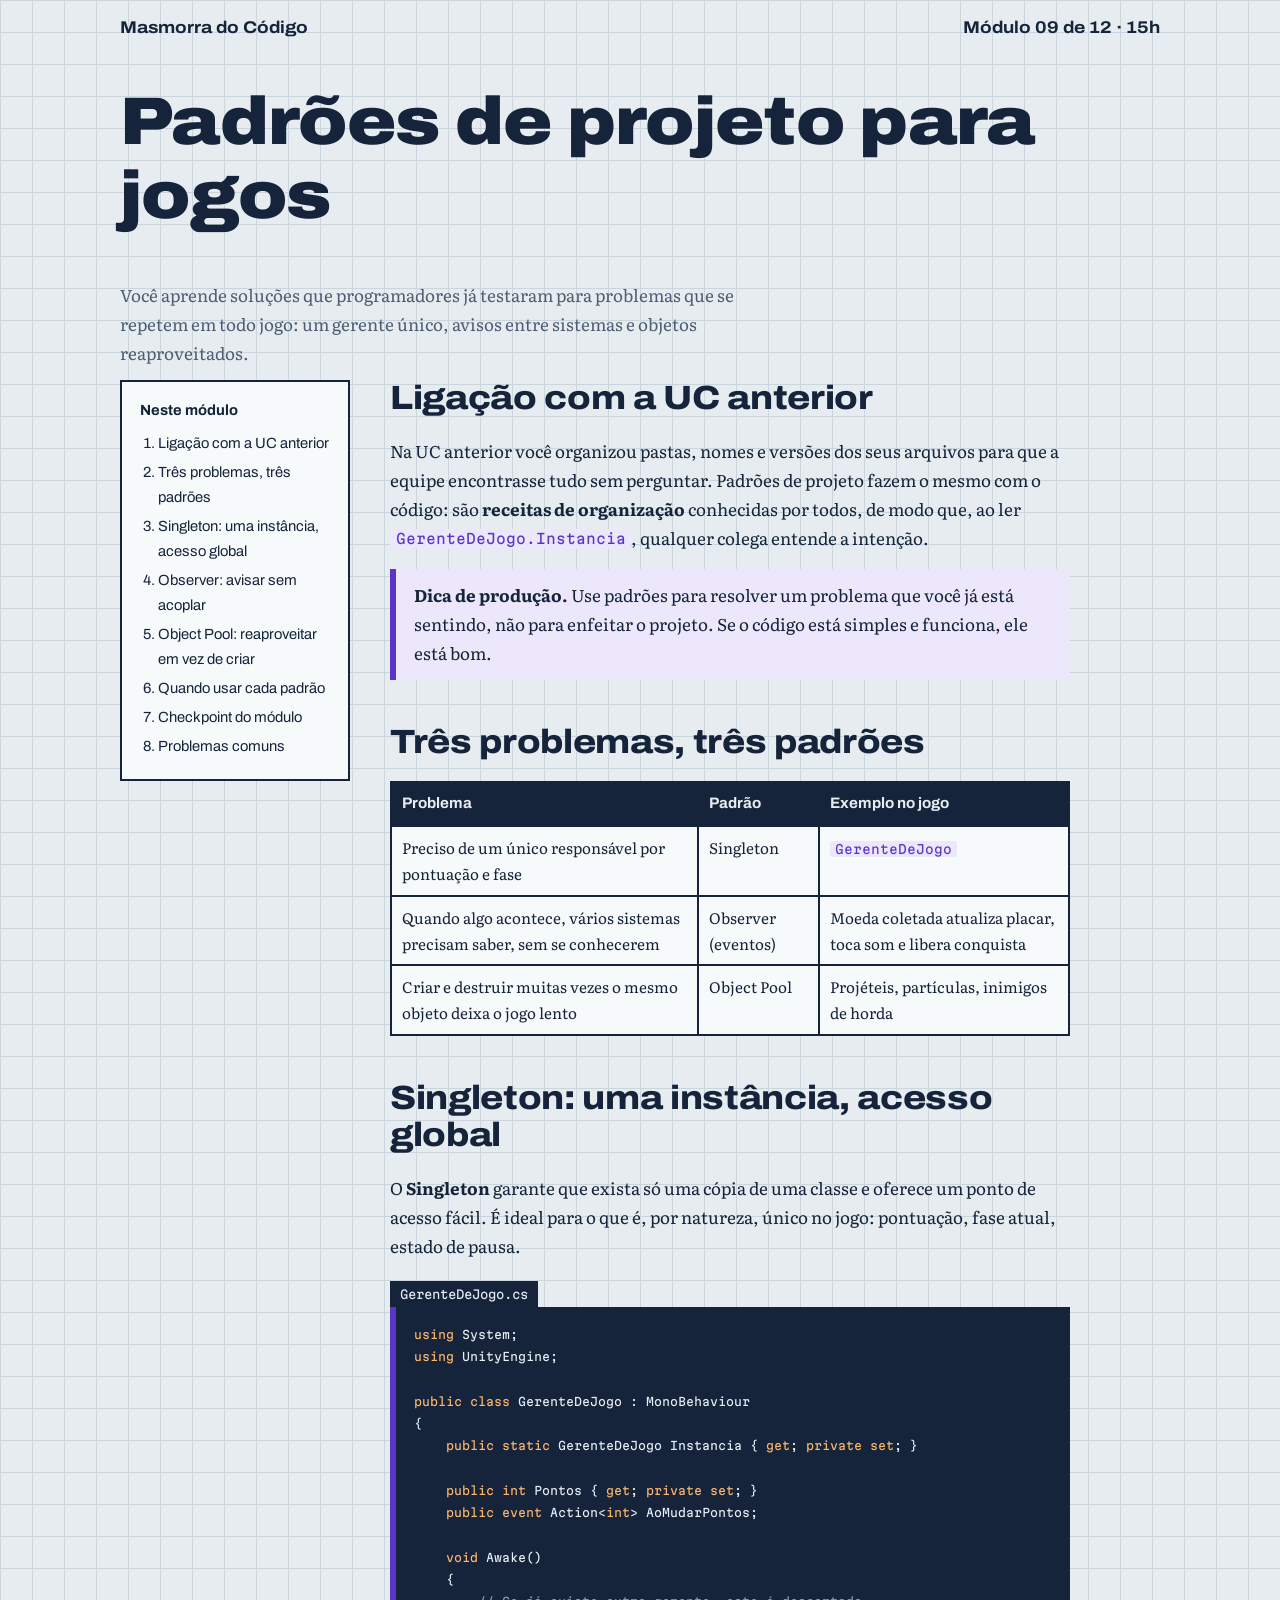
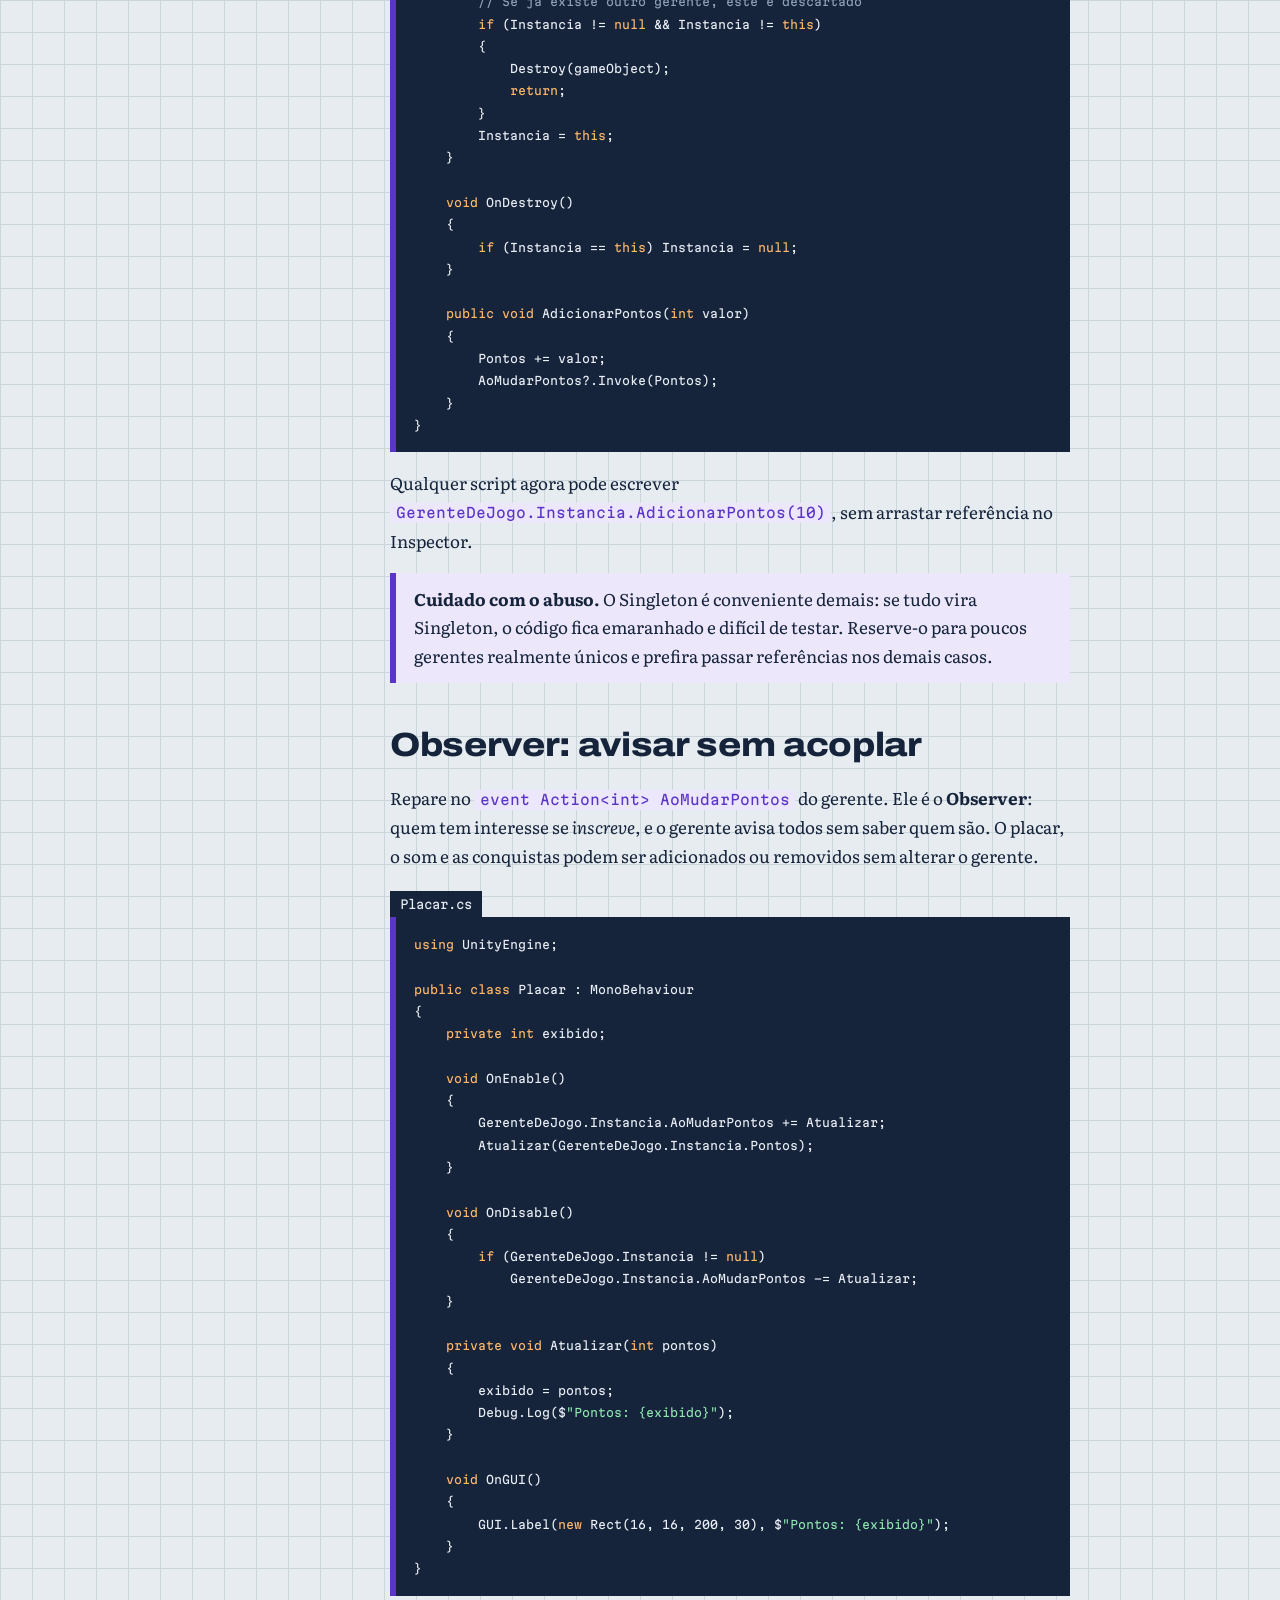
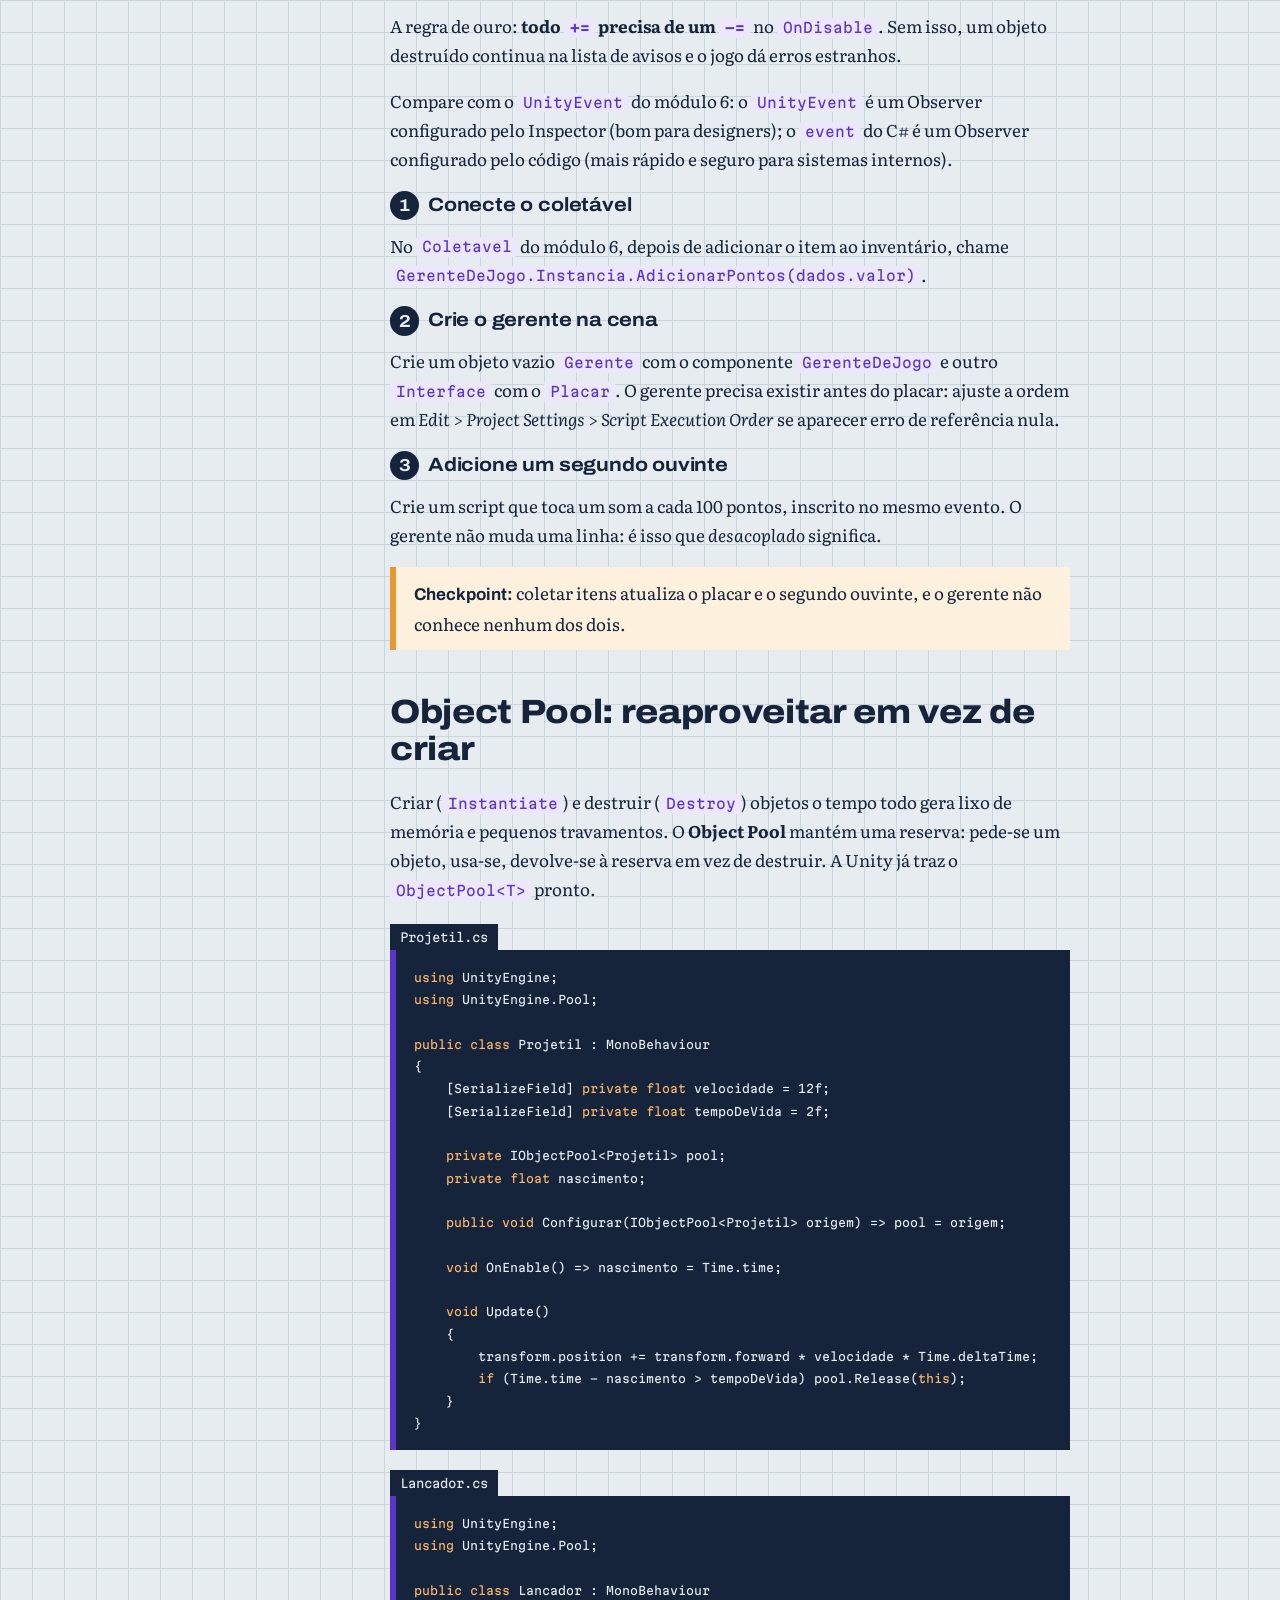
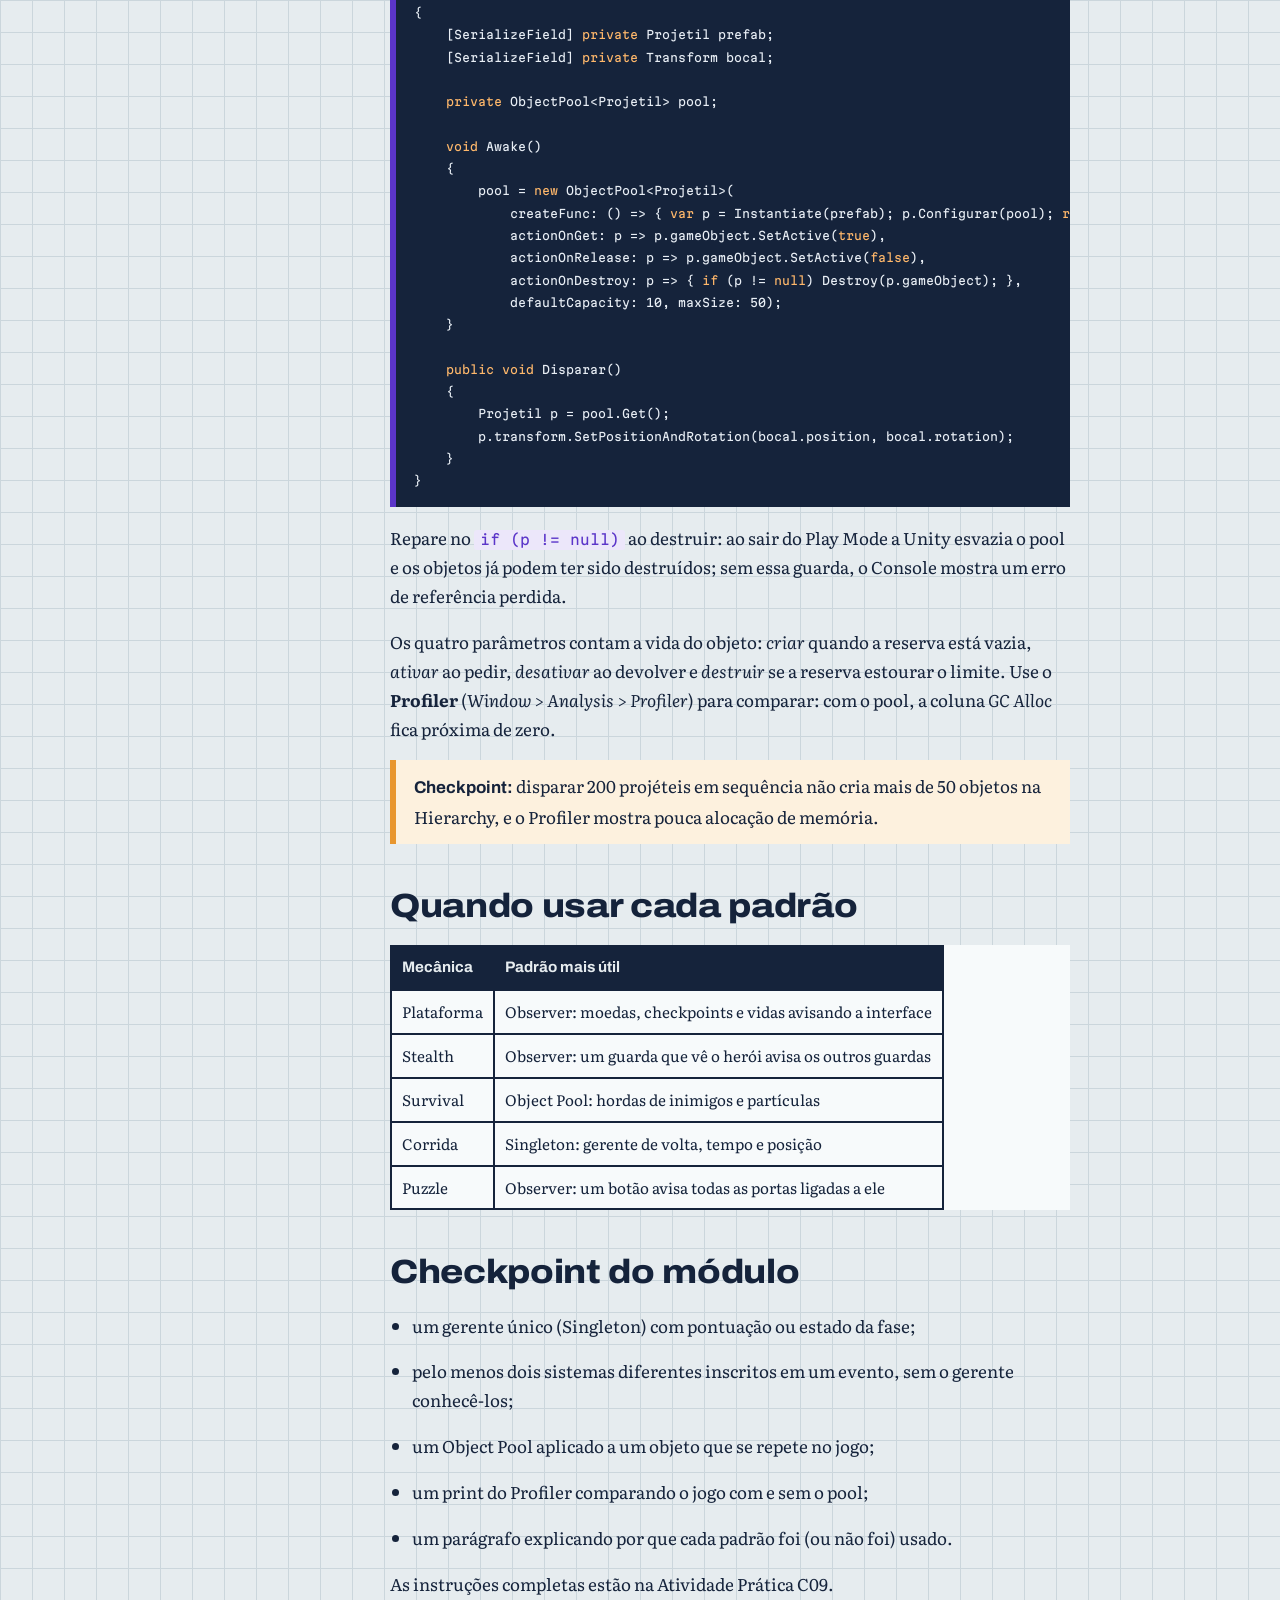
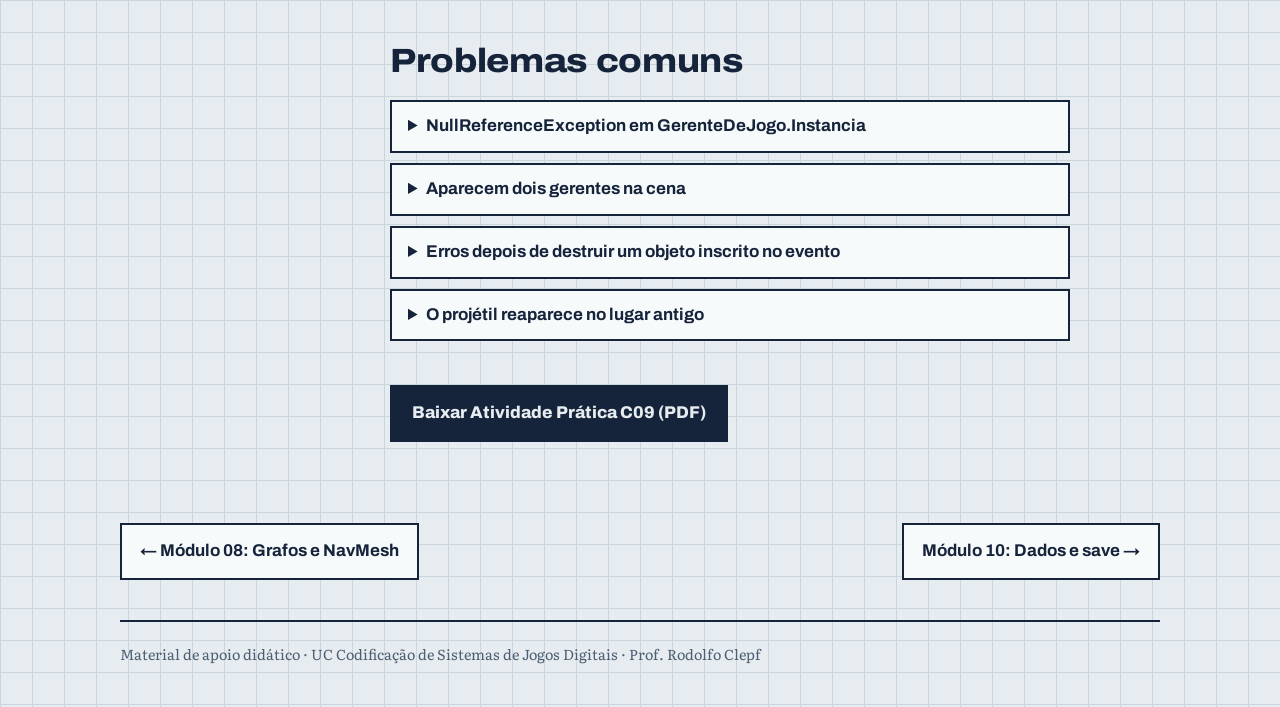
<file: modulo-09.html>
<!doctype html><html lang="pt-BR"><head><meta charset="utf-8"><meta name="viewport" content="width=device-width,initial-scale=1">
<title>Módulo 09 · Padrões de projeto para jogos</title><meta name="description" content="Padrões de projeto em Unity e C#: Singleton, Observer com eventos C# e Object Pool com UnityEngine.Pool.">
<link rel="preconnect" href="https://fonts.googleapis.com"><link rel="preconnect" href="https://fonts.gstatic.com" crossorigin>
<link href="https://fonts.googleapis.com/css2?family=Archivo:wdth,wght@62..125,100..900&family=Literata:opsz,wght@7..72,400..700&family=Martian+Mono:wght@400;600&display=swap" rel="stylesheet">
<link rel="stylesheet" href="style.css"></head><body>
<div class="wrap"><div class="top"><a href="index.html">Masmorra do Código</a><span>Módulo 09 de 12 · 15h</span></div>
<header class="hero"><h1>Padrões de projeto para jogos</h1><p>Você aprende soluções que programadores já testaram para problemas que se repetem em todo jogo: um gerente único, avisos entre sistemas e objetos reaproveitados.</p></header>
<div class="layout"><nav class="toc" aria-label="Neste módulo"><b>Neste módulo</b><ol><li><a href="#ligacao">Ligação com a UC anterior</a></li><li><a href="#visao">Três problemas, três padrões</a></li><li><a href="#singleton">Singleton: uma instância, acesso global</a></li><li><a href="#observer">Observer: avisar sem acoplar</a></li><li><a href="#pool">Object Pool: reaproveitar em vez de criar</a></li><li><a href="#quando">Quando usar cada padrão</a></li><li><a href="#entrega">Checkpoint do módulo</a></li><li><a href="#erros">Problemas comuns</a></li></ol></nav>
<article>
<section id="ligacao"><h2>Ligação com a UC anterior</h2>
<p>Na UC anterior você organizou pastas, nomes e versões dos seus arquivos para que a equipe encontrasse tudo sem perguntar. Padrões de projeto fazem o mesmo com o código: são <strong>receitas de organização</strong> conhecidas por todos, de modo que, ao ler <code>GerenteDeJogo.Instancia</code>, qualquer colega entende a intenção.</p>
<div class="note"><strong>Dica de produção.</strong> Use padrões para resolver um problema que você já está sentindo, não para enfeitar o projeto. Se o código está simples e funciona, ele está bom.</div></section>

<section id="visao"><h2>Três problemas, três padrões</h2>
<table><tr><th>Problema</th><th>Padrão</th><th>Exemplo no jogo</th></tr><tr><td>Preciso de um único responsável por pontuação e fase</td><td>Singleton</td><td><code>GerenteDeJogo</code></td></tr><tr><td>Quando algo acontece, vários sistemas precisam saber, sem se conhecerem</td><td>Observer (eventos)</td><td>Moeda coletada atualiza placar, toca som e libera conquista</td></tr><tr><td>Criar e destruir muitas vezes o mesmo objeto deixa o jogo lento</td><td>Object Pool</td><td>Projéteis, partículas, inimigos de horda</td></tr></table></section>

<section id="singleton"><h2>Singleton: uma instância, acesso global</h2>
<p>O <strong>Singleton</strong> garante que exista só uma cópia de uma classe e oferece um ponto de acesso fácil. É ideal para o que é, por natureza, único no jogo: pontuação, fase atual, estado de pausa.</p>
<span class="file">GerenteDeJogo.cs</span>
<pre><code><span class="k">using</span> System;
<span class="k">using</span> UnityEngine;

<span class="k">public</span> <span class="k">class</span> GerenteDeJogo : MonoBehaviour
{
    <span class="k">public</span> <span class="k">static</span> GerenteDeJogo Instancia { <span class="k">get</span>; <span class="k">private</span> <span class="k">set</span>; }

    <span class="k">public</span> <span class="k">int</span> Pontos { <span class="k">get</span>; <span class="k">private</span> <span class="k">set</span>; }
    <span class="k">public</span> <span class="k">event</span> Action&lt;<span class="k">int</span>&gt; AoMudarPontos;

    <span class="k">void</span> Awake()
    {
        <span class="c">// Se já existe outro gerente, este é descartado</span>
        <span class="k">if</span> (Instancia != <span class="k">null</span> &amp;&amp; Instancia != <span class="k">this</span>)
        {
            Destroy(gameObject);
            <span class="k">return</span>;
        }
        Instancia = <span class="k">this</span>;
    }

    <span class="k">void</span> OnDestroy()
    {
        <span class="k">if</span> (Instancia == <span class="k">this</span>) Instancia = <span class="k">null</span>;
    }

    <span class="k">public</span> <span class="k">void</span> AdicionarPontos(<span class="k">int</span> valor)
    {
        Pontos += valor;
        AoMudarPontos?.Invoke(Pontos);
    }
}</code></pre>
<p>Qualquer script agora pode escrever <code>GerenteDeJogo.Instancia.AdicionarPontos(10)</code>, sem arrastar referência no Inspector.</p>
<div class="note"><strong>Cuidado com o abuso.</strong> O Singleton é conveniente demais: se tudo vira Singleton, o código fica emaranhado e difícil de testar. Reserve-o para poucos gerentes realmente únicos e prefira passar referências nos demais casos.</div></section>

<section id="observer"><h2>Observer: avisar sem acoplar</h2>
<p>Repare no <code>event Action&lt;int&gt; AoMudarPontos</code> do gerente. Ele é o <strong>Observer</strong>: quem tem interesse se <em>inscreve</em>, e o gerente avisa todos sem saber quem são. O placar, o som e as conquistas podem ser adicionados ou removidos sem alterar o gerente.</p>
<span class="file">Placar.cs</span>
<pre><code><span class="k">using</span> UnityEngine;

<span class="k">public</span> <span class="k">class</span> Placar : MonoBehaviour
{
    <span class="k">private</span> <span class="k">int</span> exibido;

    <span class="k">void</span> OnEnable()
    {
        GerenteDeJogo.Instancia.AoMudarPontos += Atualizar;
        Atualizar(GerenteDeJogo.Instancia.Pontos);
    }

    <span class="k">void</span> OnDisable()
    {
        <span class="k">if</span> (GerenteDeJogo.Instancia != <span class="k">null</span>)
            GerenteDeJogo.Instancia.AoMudarPontos -= Atualizar;
    }

    <span class="k">private</span> <span class="k">void</span> Atualizar(<span class="k">int</span> pontos)
    {
        exibido = pontos;
        Debug.Log($<span class="s">"Pontos: {exibido}"</span>);
    }

    <span class="k">void</span> OnGUI()
    {
        GUI.Label(<span class="k">new</span> Rect(16, 16, 200, 30), $<span class="s">"Pontos: {exibido}"</span>);
    }
}</code></pre>
<p>A regra de ouro: <strong>todo <code>+=</code> precisa de um <code>-=</code></strong> no <code>OnDisable</code>. Sem isso, um objeto destruído continua na lista de avisos e o jogo dá erros estranhos.</p>
<p>Compare com o <code>UnityEvent</code> do módulo 6: o <code>UnityEvent</code> é um Observer configurado pelo Inspector (bom para designers); o <code>event</code> do C# é um Observer configurado pelo código (mais rápido e seguro para sistemas internos).</p>
<div class="steps"><div class="step"><h3>Conecte o coletável</h3><p>No <code>Coletavel</code> do módulo 6, depois de adicionar o item ao inventário, chame <code>GerenteDeJogo.Instancia.AdicionarPontos(dados.valor)</code>.</p></div><div class="step"><h3>Crie o gerente na cena</h3><p>Crie um objeto vazio <code>Gerente</code> com o componente <code>GerenteDeJogo</code> e outro <code>Interface</code> com o <code>Placar</code>. O gerente precisa existir antes do placar: ajuste a ordem em <em>Edit &gt; Project Settings &gt; Script Execution Order</em> se aparecer erro de referência nula.</p></div><div class="step"><h3>Adicione um segundo ouvinte</h3><p>Crie um script que toca um som a cada 100 pontos, inscrito no mesmo evento. O gerente não muda uma linha: é isso que <em>desacoplado</em> significa.</p></div></div>
<div class="check"><strong>Checkpoint:</strong> coletar itens atualiza o placar e o segundo ouvinte, e o gerente não conhece nenhum dos dois.</div></section>

<section id="pool"><h2>Object Pool: reaproveitar em vez de criar</h2>
<p>Criar (<code>Instantiate</code>) e destruir (<code>Destroy</code>) objetos o tempo todo gera lixo de memória e pequenos travamentos. O <strong>Object Pool</strong> mantém uma reserva: pede-se um objeto, usa-se, devolve-se à reserva em vez de destruir. A Unity já traz o <code>ObjectPool&lt;T&gt;</code> pronto.</p>
<span class="file">Projetil.cs</span>
<pre><code><span class="k">using</span> UnityEngine;
<span class="k">using</span> UnityEngine.Pool;

<span class="k">public</span> <span class="k">class</span> Projetil : MonoBehaviour
{
    [SerializeField] <span class="k">private</span> <span class="k">float</span> velocidade = 12f;
    [SerializeField] <span class="k">private</span> <span class="k">float</span> tempoDeVida = 2f;

    <span class="k">private</span> IObjectPool&lt;Projetil&gt; pool;
    <span class="k">private</span> <span class="k">float</span> nascimento;

    <span class="k">public</span> <span class="k">void</span> Configurar(IObjectPool&lt;Projetil&gt; origem) =&gt; pool = origem;

    <span class="k">void</span> OnEnable() =&gt; nascimento = Time.time;

    <span class="k">void</span> Update()
    {
        transform.position += transform.forward * velocidade * Time.deltaTime;
        <span class="k">if</span> (Time.time - nascimento &gt; tempoDeVida) pool.Release(<span class="k">this</span>);
    }
}</code></pre>
<span class="file">Lancador.cs</span>
<pre><code><span class="k">using</span> UnityEngine;
<span class="k">using</span> UnityEngine.Pool;

<span class="k">public</span> <span class="k">class</span> Lancador : MonoBehaviour
{
    [SerializeField] <span class="k">private</span> Projetil prefab;
    [SerializeField] <span class="k">private</span> Transform bocal;

    <span class="k">private</span> ObjectPool&lt;Projetil&gt; pool;

    <span class="k">void</span> Awake()
    {
        pool = <span class="k">new</span> ObjectPool&lt;Projetil&gt;(
            createFunc: () =&gt; { <span class="k">var</span> p = Instantiate(prefab); p.Configurar(pool); <span class="k">return</span> p; },
            actionOnGet: p =&gt; p.gameObject.SetActive(<span class="k">true</span>),
            actionOnRelease: p =&gt; p.gameObject.SetActive(<span class="k">false</span>),
            actionOnDestroy: p =&gt; { <span class="k">if</span> (p != <span class="k">null</span>) Destroy(p.gameObject); },
            defaultCapacity: 10, maxSize: 50);
    }

    <span class="k">public</span> <span class="k">void</span> Disparar()
    {
        Projetil p = pool.Get();
        p.transform.SetPositionAndRotation(bocal.position, bocal.rotation);
    }
}</code></pre>
<p>Repare no <code>if (p != null)</code> ao destruir: ao sair do Play Mode a Unity esvazia o pool e os objetos já podem ter sido destruídos; sem essa guarda, o Console mostra um erro de referência perdida.</p>
<p>Os quatro parâmetros contam a vida do objeto: <em>criar</em> quando a reserva está vazia, <em>ativar</em> ao pedir, <em>desativar</em> ao devolver e <em>destruir</em> se a reserva estourar o limite. Use o <strong>Profiler</strong> (<em>Window &gt; Analysis &gt; Profiler</em>) para comparar: com o pool, a coluna <em>GC Alloc</em> fica próxima de zero.</p>
<div class="check"><strong>Checkpoint:</strong> disparar 200 projéteis em sequência não cria mais de 50 objetos na Hierarchy, e o Profiler mostra pouca alocação de memória.</div></section>

<section id="quando"><h2>Quando usar cada padrão</h2>
<table><tr><th>Mecânica</th><th>Padrão mais útil</th></tr><tr><td>Plataforma</td><td>Observer: moedas, checkpoints e vidas avisando a interface</td></tr><tr><td>Stealth</td><td>Observer: um guarda que vê o herói avisa os outros guardas</td></tr><tr><td>Survival</td><td>Object Pool: hordas de inimigos e partículas</td></tr><tr><td>Corrida</td><td>Singleton: gerente de volta, tempo e posição</td></tr><tr><td>Puzzle</td><td>Observer: um botão avisa todas as portas ligadas a ele</td></tr></table></section>

<section id="entrega"><h2>Checkpoint do módulo</h2>
<ul><li>um gerente único (Singleton) com pontuação ou estado da fase;</li><li>pelo menos dois sistemas diferentes inscritos em um evento, sem o gerente conhecê-los;</li><li>um Object Pool aplicado a um objeto que se repete no jogo;</li><li>um print do Profiler comparando o jogo com e sem o pool;</li><li>um parágrafo explicando por que cada padrão foi (ou não foi) usado.</li></ul>
<p>As instruções completas estão na Atividade Prática C09.</p></section>

<section id="erros"><h2>Problemas comuns</h2>
<details><summary>NullReferenceException em GerenteDeJogo.Instancia</summary><div><p>O placar acordou antes do gerente. Garanta que o gerente exista na cena e ajuste a ordem de execução, ou inscreva-se no <code>Start</code> em vez de <code>OnEnable</code>.</p></div></details><details><summary>Aparecem dois gerentes na cena</summary><div><p>O <code>Destroy</code> do segundo só ocorre no <code>Awake</code>. Se ele estiver em cenas diferentes, mantenha um só na cena inicial.</p></div></details><details><summary>Erros depois de destruir um objeto inscrito no evento</summary><div><p>Faltou o <code>-=</code> no <code>OnDisable</code>. Todo <code>+=</code> precisa ter o seu par.</p></div></details><details><summary>O projétil reaparece no lugar antigo</summary><div><p>No <code>OnEnable</code>, reinicie o estado (tempo de nascimento, velocidade). Objetos reaproveitados guardam o que tinham ao ser devolvidos.</p></div></details></section>
<p><a class="dl" href="atividades/AtividadeC09_Padroes_Projeto.pdf" download>Baixar Atividade Prática C09 (PDF)</a></p>
</article></div>
<nav class="pager" aria-label="Navegação entre módulos"><a href="modulo-08.html">← Módulo 08: Grafos e NavMesh</a><a href="modulo-10.html">Módulo 10: Dados e save →</a></nav>
<footer>Material de apoio didático · UC Codificação de Sistemas de Jogos Digitais · Prof. Rodolfo Clepf</footer></div></body></html>
</file>
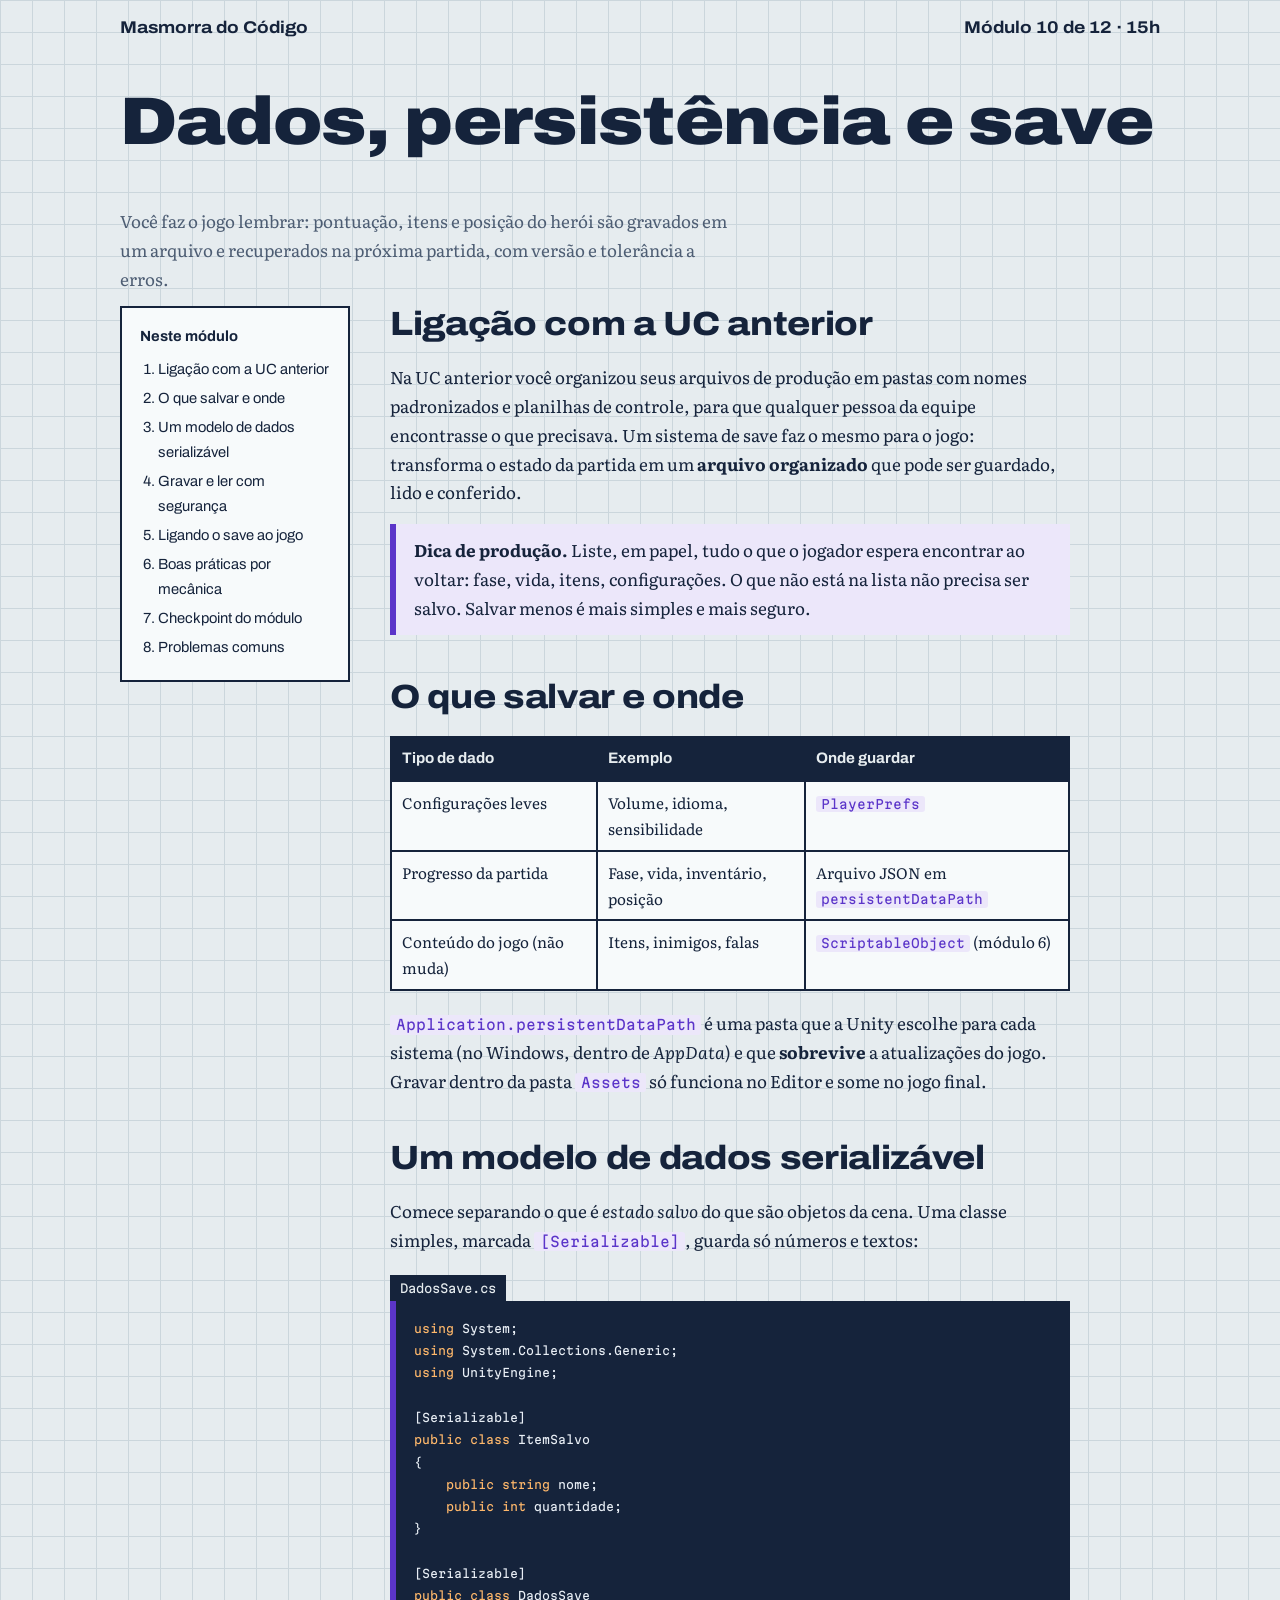
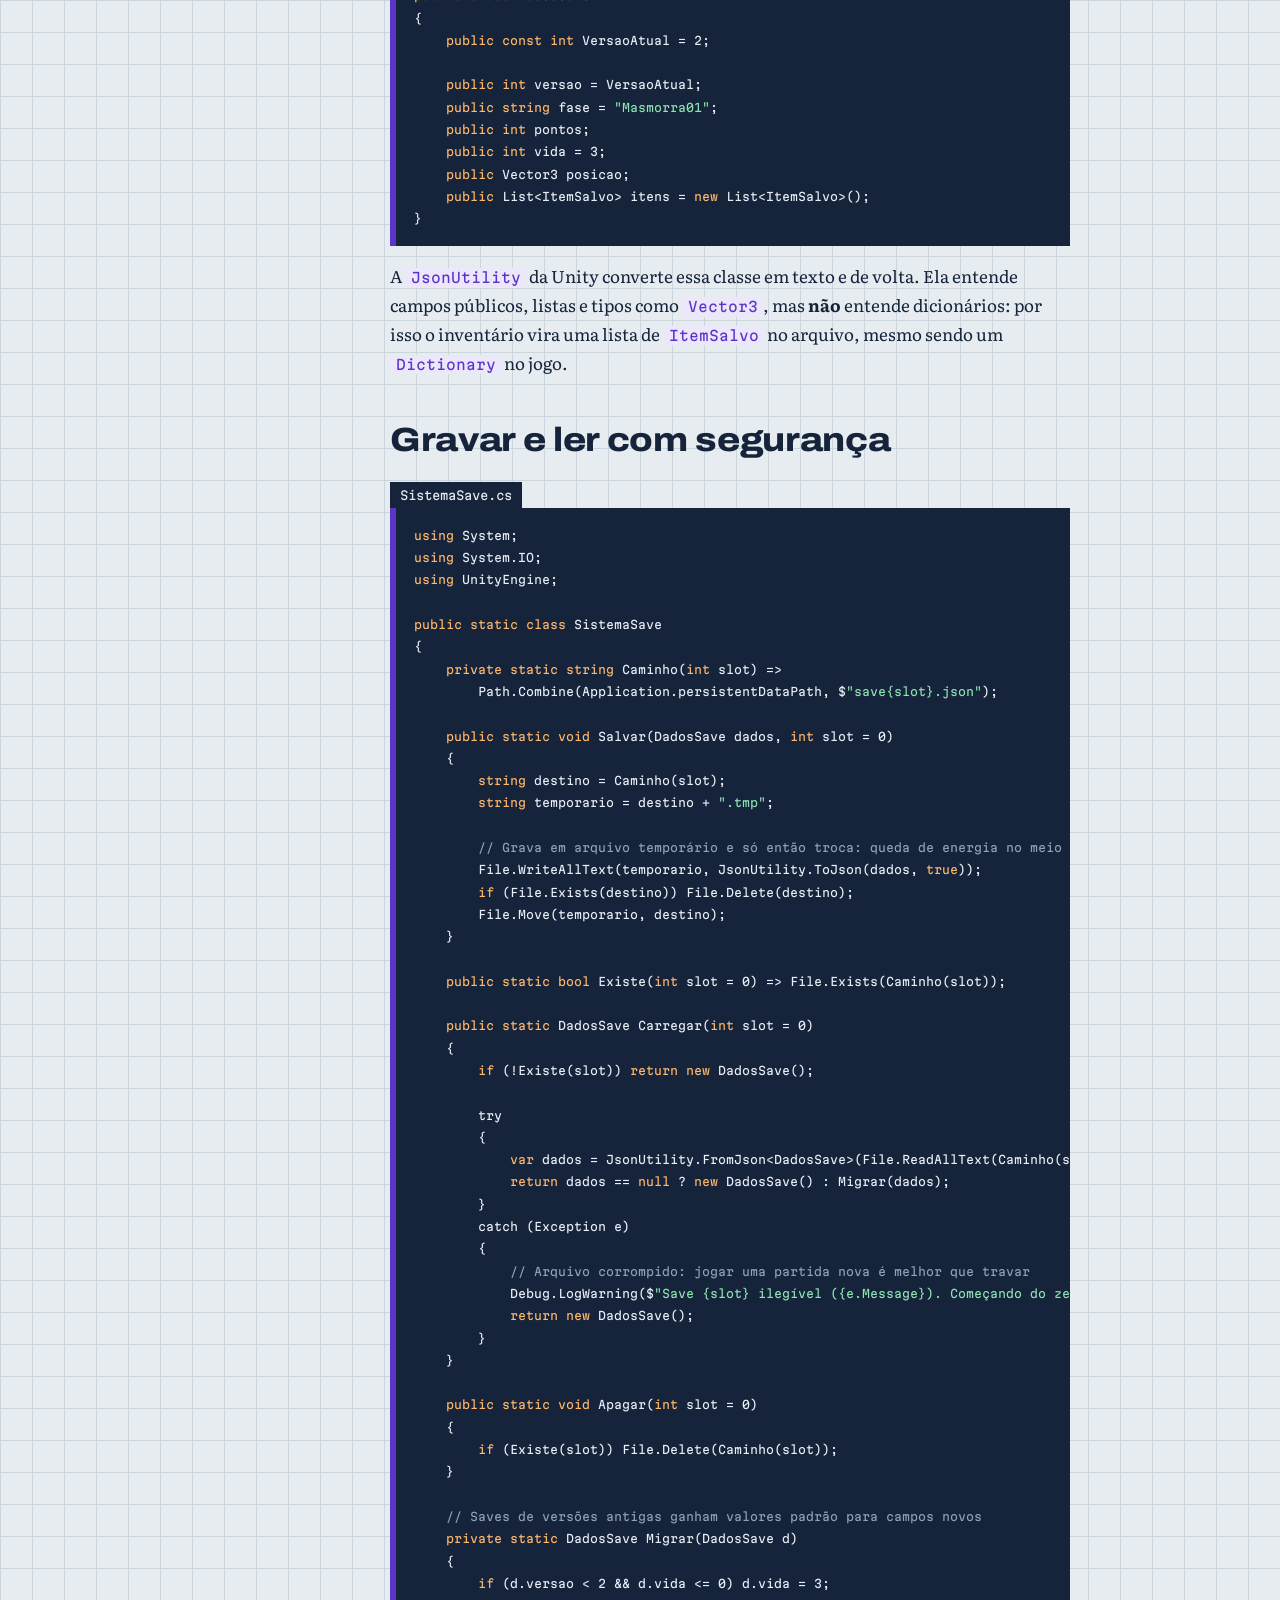
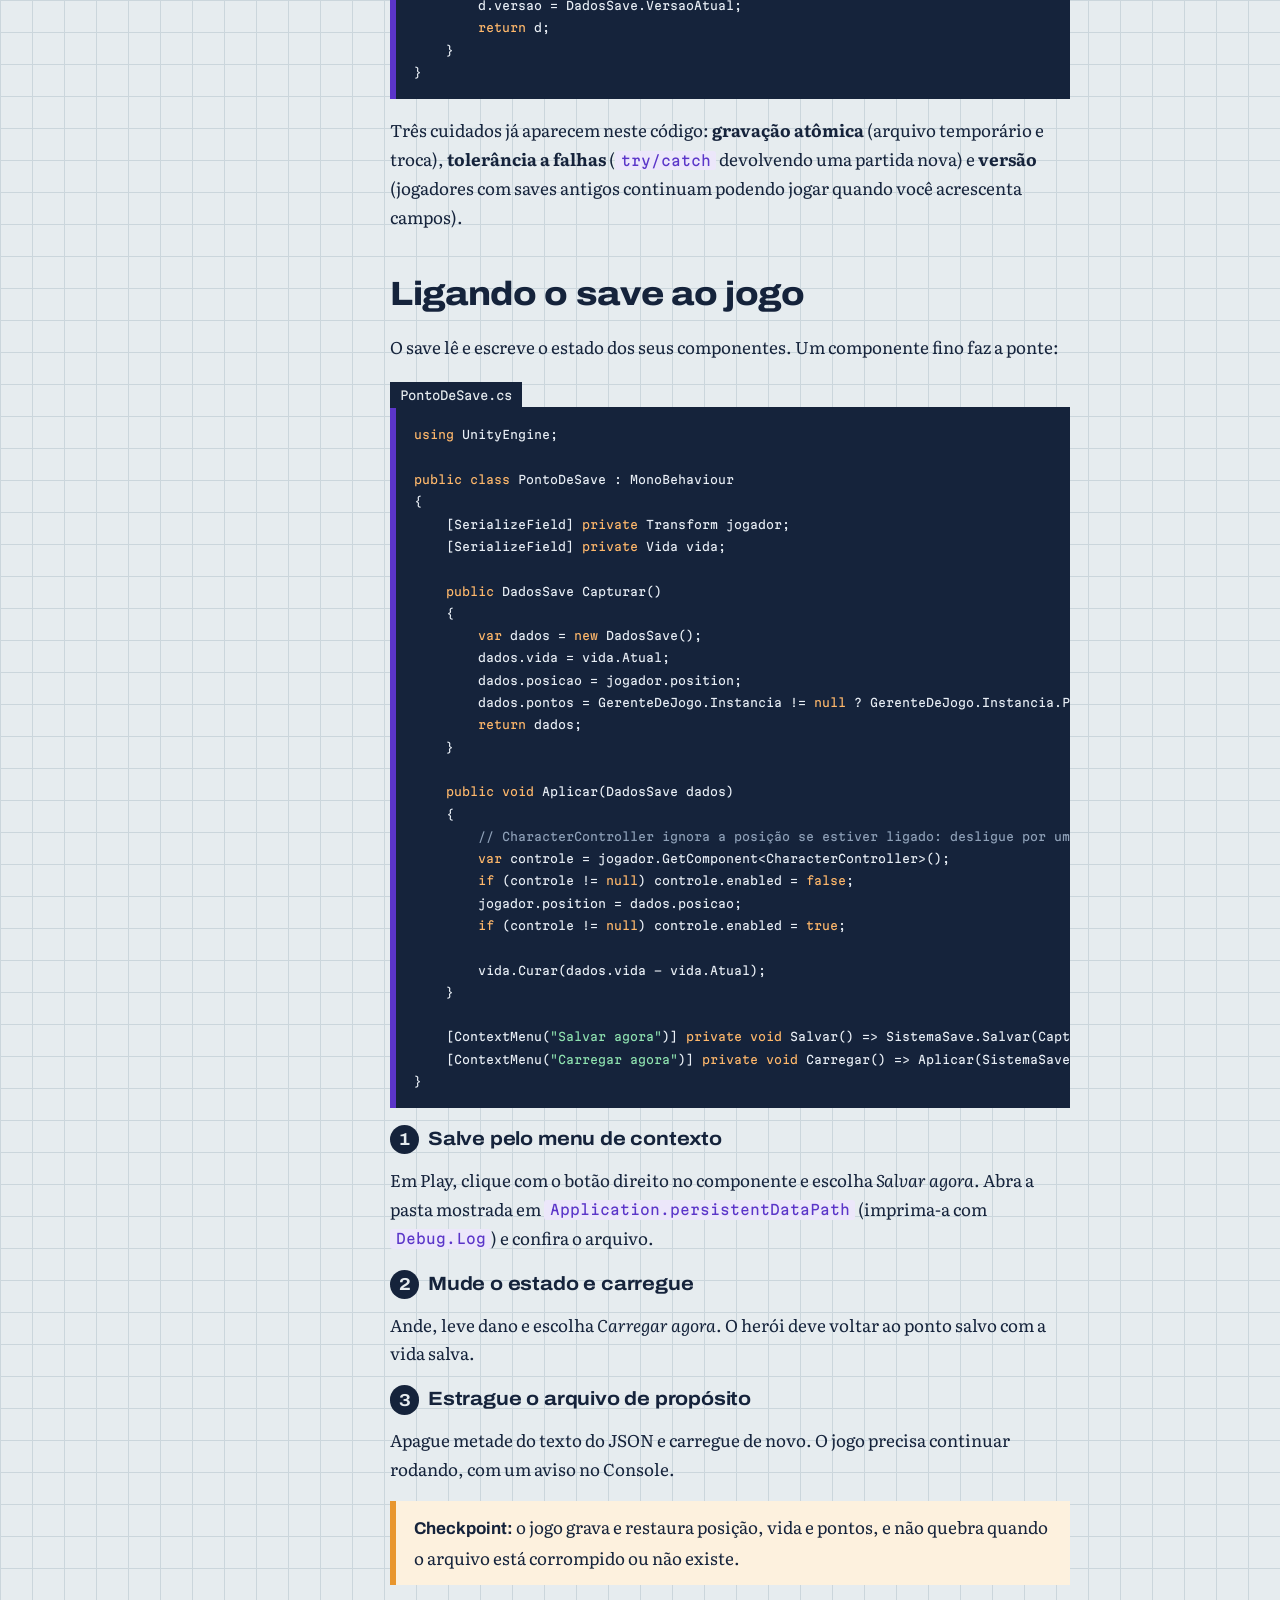
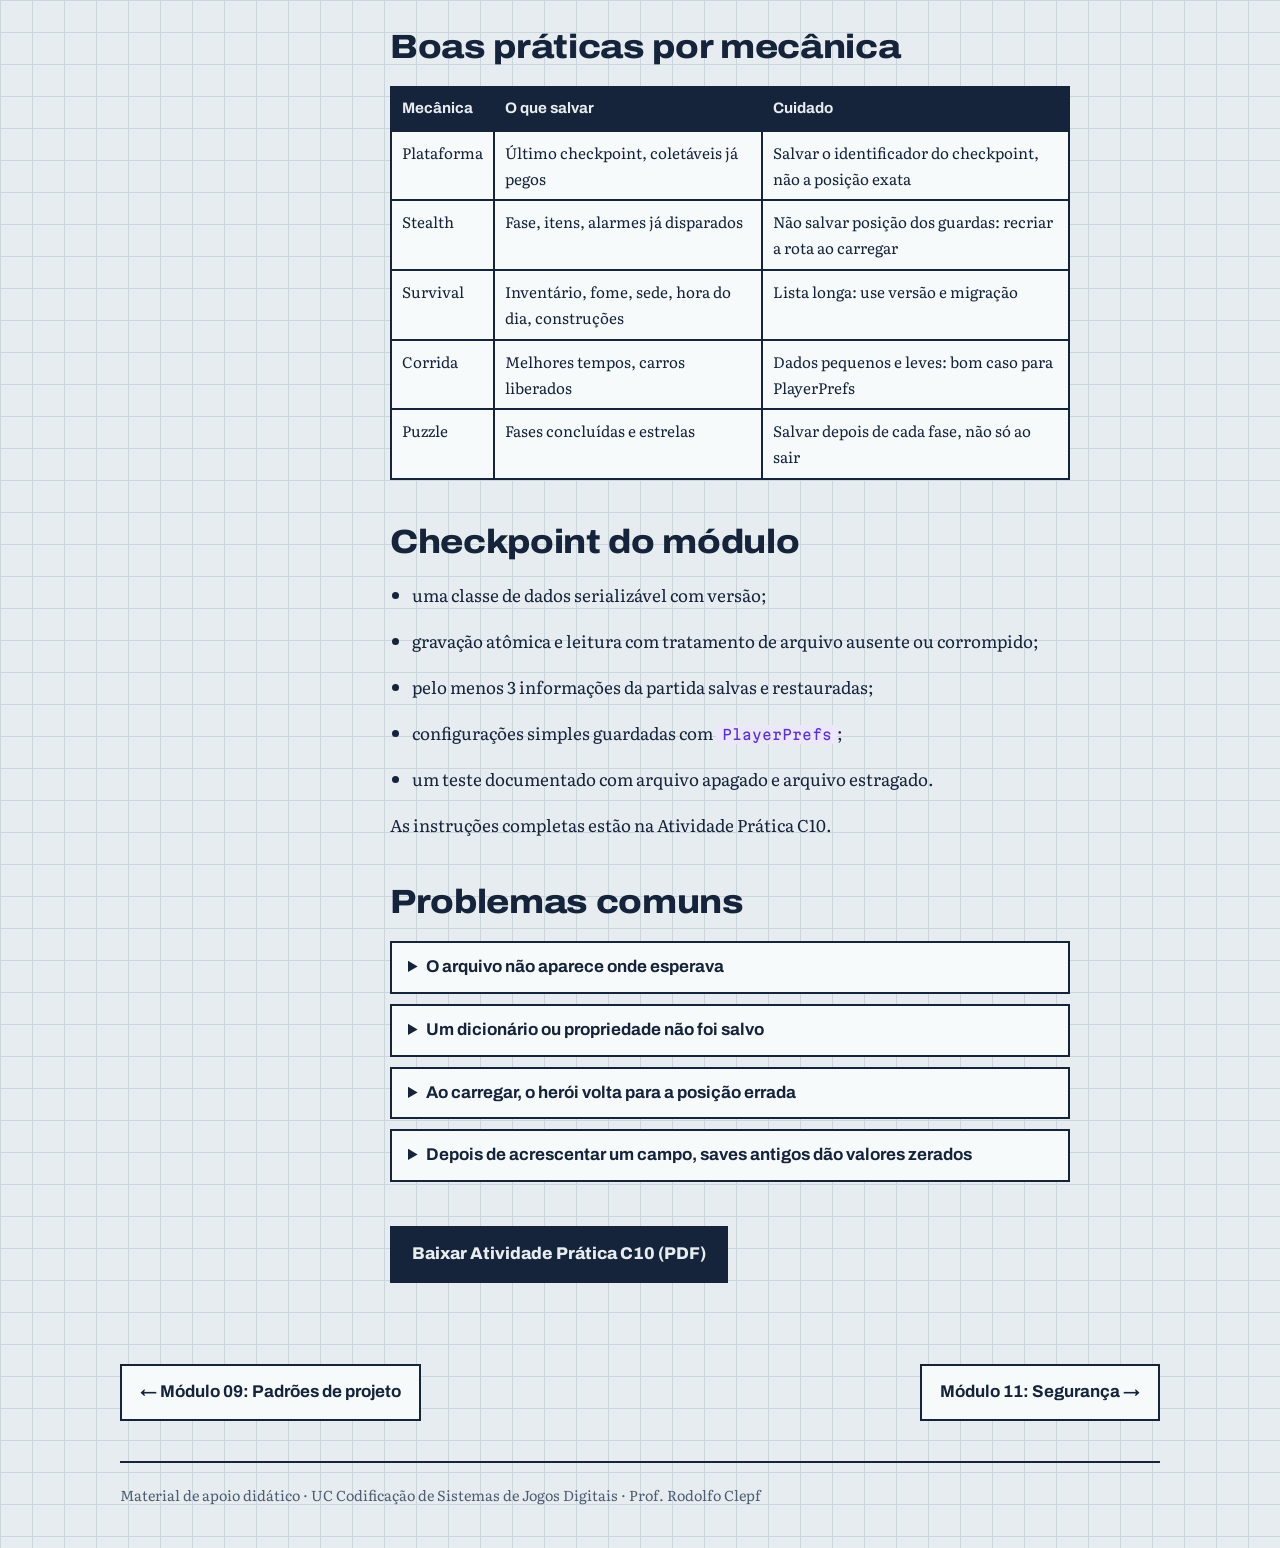
<file: modulo-10.html>
<!doctype html><html lang="pt-BR"><head><meta charset="utf-8"><meta name="viewport" content="width=device-width,initial-scale=1">
<title>Módulo 10 · Dados, persistência e save</title><meta name="description" content="Persistência de dados em Unity: JsonUtility, Application.persistentDataPath, classes serializáveis, PlayerPrefs, versionamento e tratamento de arquivos corrompidos.">
<link rel="preconnect" href="https://fonts.googleapis.com"><link rel="preconnect" href="https://fonts.gstatic.com" crossorigin>
<link href="https://fonts.googleapis.com/css2?family=Archivo:wdth,wght@62..125,100..900&family=Literata:opsz,wght@7..72,400..700&family=Martian+Mono:wght@400;600&display=swap" rel="stylesheet">
<link rel="stylesheet" href="style.css"></head><body>
<div class="wrap"><div class="top"><a href="index.html">Masmorra do Código</a><span>Módulo 10 de 12 · 15h</span></div>
<header class="hero"><h1>Dados, persistência e save</h1><p>Você faz o jogo lembrar: pontuação, itens e posição do herói são gravados em um arquivo e recuperados na próxima partida, com versão e tolerância a erros.</p></header>
<div class="layout"><nav class="toc" aria-label="Neste módulo"><b>Neste módulo</b><ol><li><a href="#ligacao">Ligação com a UC anterior</a></li><li><a href="#o-que">O que salvar e onde</a></li><li><a href="#modelo">Um modelo de dados serializável</a></li><li><a href="#gravar">Gravar e ler com segurança</a></li><li><a href="#ligar">Ligando o save ao jogo</a></li><li><a href="#slots">Boas práticas por mecânica</a></li><li><a href="#entrega">Checkpoint do módulo</a></li><li><a href="#erros">Problemas comuns</a></li></ol></nav>
<article>
<section id="ligacao"><h2>Ligação com a UC anterior</h2>
<p>Na UC anterior você organizou seus arquivos de produção em pastas com nomes padronizados e planilhas de controle, para que qualquer pessoa da equipe encontrasse o que precisava. Um sistema de save faz o mesmo para o jogo: transforma o estado da partida em um <strong>arquivo organizado</strong> que pode ser guardado, lido e conferido.</p>
<div class="note"><strong>Dica de produção.</strong> Liste, em papel, tudo o que o jogador espera encontrar ao voltar: fase, vida, itens, configurações. O que não está na lista não precisa ser salvo. Salvar menos é mais simples e mais seguro.</div></section>

<section id="o-que"><h2>O que salvar e onde</h2>
<table><tr><th>Tipo de dado</th><th>Exemplo</th><th>Onde guardar</th></tr><tr><td>Configurações leves</td><td>Volume, idioma, sensibilidade</td><td><code>PlayerPrefs</code></td></tr><tr><td>Progresso da partida</td><td>Fase, vida, inventário, posição</td><td>Arquivo JSON em <code>persistentDataPath</code></td></tr><tr><td>Conteúdo do jogo (não muda)</td><td>Itens, inimigos, falas</td><td><code>ScriptableObject</code> (módulo 6)</td></tr></table>
<p><code>Application.persistentDataPath</code> é uma pasta que a Unity escolhe para cada sistema (no Windows, dentro de <em>AppData</em>) e que <strong>sobrevive</strong> a atualizações do jogo. Gravar dentro da pasta <code>Assets</code> só funciona no Editor e some no jogo final.</p></section>

<section id="modelo"><h2>Um modelo de dados serializável</h2>
<p>Comece separando o que é <em>estado salvo</em> do que são objetos da cena. Uma classe simples, marcada <code>[Serializable]</code>, guarda só números e textos:</p>
<span class="file">DadosSave.cs</span>
<pre><code><span class="k">using</span> System;
<span class="k">using</span> System.Collections.Generic;
<span class="k">using</span> UnityEngine;

[Serializable]
<span class="k">public</span> <span class="k">class</span> ItemSalvo
{
    <span class="k">public</span> <span class="k">string</span> nome;
    <span class="k">public</span> <span class="k">int</span> quantidade;
}

[Serializable]
<span class="k">public</span> <span class="k">class</span> DadosSave
{
    <span class="k">public</span> <span class="k">const</span> <span class="k">int</span> VersaoAtual = 2;

    <span class="k">public</span> <span class="k">int</span> versao = VersaoAtual;
    <span class="k">public</span> <span class="k">string</span> fase = <span class="s">"Masmorra01"</span>;
    <span class="k">public</span> <span class="k">int</span> pontos;
    <span class="k">public</span> <span class="k">int</span> vida = 3;
    <span class="k">public</span> Vector3 posicao;
    <span class="k">public</span> List&lt;ItemSalvo&gt; itens = <span class="k">new</span> List&lt;ItemSalvo&gt;();
}</code></pre>
<p>A <code>JsonUtility</code> da Unity converte essa classe em texto e de volta. Ela entende campos públicos, listas e tipos como <code>Vector3</code>, mas <strong>não</strong> entende dicionários: por isso o inventário vira uma lista de <code>ItemSalvo</code> no arquivo, mesmo sendo um <code>Dictionary</code> no jogo.</p></section>

<section id="gravar"><h2>Gravar e ler com segurança</h2>
<span class="file">SistemaSave.cs</span>
<pre><code><span class="k">using</span> System;
<span class="k">using</span> System.IO;
<span class="k">using</span> UnityEngine;

<span class="k">public</span> <span class="k">static</span> <span class="k">class</span> SistemaSave
{
    <span class="k">private</span> <span class="k">static</span> <span class="k">string</span> Caminho(<span class="k">int</span> slot) =&gt;
        Path.Combine(Application.persistentDataPath, $<span class="s">"save{slot}.json"</span>);

    <span class="k">public</span> <span class="k">static</span> <span class="k">void</span> Salvar(DadosSave dados, <span class="k">int</span> slot = 0)
    {
        <span class="k">string</span> destino = Caminho(slot);
        <span class="k">string</span> temporario = destino + <span class="s">".tmp"</span>;

        <span class="c">// Grava em arquivo temporário e só então troca: queda de energia no meio não destrói o save antigo</span>
        File.WriteAllText(temporario, JsonUtility.ToJson(dados, <span class="k">true</span>));
        <span class="k">if</span> (File.Exists(destino)) File.Delete(destino);
        File.Move(temporario, destino);
    }

    <span class="k">public</span> <span class="k">static</span> <span class="k">bool</span> Existe(<span class="k">int</span> slot = 0) =&gt; File.Exists(Caminho(slot));

    <span class="k">public</span> <span class="k">static</span> DadosSave Carregar(<span class="k">int</span> slot = 0)
    {
        <span class="k">if</span> (!Existe(slot)) <span class="k">return</span> <span class="k">new</span> DadosSave();

        try
        {
            <span class="k">var</span> dados = JsonUtility.FromJson&lt;DadosSave&gt;(File.ReadAllText(Caminho(slot)));
            <span class="k">return</span> dados == <span class="k">null</span> ? <span class="k">new</span> DadosSave() : Migrar(dados);
        }
        catch (Exception e)
        {
            <span class="c">// Arquivo corrompido: jogar uma partida nova é melhor que travar</span>
            Debug.LogWarning($<span class="s">"Save {slot} ilegível ({e.Message}). Começando do zero."</span>);
            <span class="k">return</span> <span class="k">new</span> DadosSave();
        }
    }

    <span class="k">public</span> <span class="k">static</span> <span class="k">void</span> Apagar(<span class="k">int</span> slot = 0)
    {
        <span class="k">if</span> (Existe(slot)) File.Delete(Caminho(slot));
    }

    <span class="c">// Saves de versões antigas ganham valores padrão para campos novos</span>
    <span class="k">private</span> <span class="k">static</span> DadosSave Migrar(DadosSave d)
    {
        <span class="k">if</span> (d.versao &lt; 2 &amp;&amp; d.vida &lt;= 0) d.vida = 3;
        d.versao = DadosSave.VersaoAtual;
        <span class="k">return</span> d;
    }
}</code></pre>
<p>Três cuidados já aparecem neste código: <strong>gravação atômica</strong> (arquivo temporário e troca), <strong>tolerância a falhas</strong> (<code>try/catch</code> devolvendo uma partida nova) e <strong>versão</strong> (jogadores com saves antigos continuam podendo jogar quando você acrescenta campos).</p></section>

<section id="ligar"><h2>Ligando o save ao jogo</h2>
<p>O save lê e escreve o estado dos seus componentes. Um componente fino faz a ponte:</p>
<span class="file">PontoDeSave.cs</span>
<pre><code><span class="k">using</span> UnityEngine;

<span class="k">public</span> <span class="k">class</span> PontoDeSave : MonoBehaviour
{
    [SerializeField] <span class="k">private</span> Transform jogador;
    [SerializeField] <span class="k">private</span> Vida vida;

    <span class="k">public</span> DadosSave Capturar()
    {
        <span class="k">var</span> dados = <span class="k">new</span> DadosSave();
        dados.vida = vida.Atual;
        dados.posicao = jogador.position;
        dados.pontos = GerenteDeJogo.Instancia != <span class="k">null</span> ? GerenteDeJogo.Instancia.Pontos : 0;
        <span class="k">return</span> dados;
    }

    <span class="k">public</span> <span class="k">void</span> Aplicar(DadosSave dados)
    {
        <span class="c">// CharacterController ignora a posição se estiver ligado: desligue por um instante</span>
        <span class="k">var</span> controle = jogador.GetComponent&lt;CharacterController&gt;();
        <span class="k">if</span> (controle != <span class="k">null</span>) controle.enabled = <span class="k">false</span>;
        jogador.position = dados.posicao;
        <span class="k">if</span> (controle != <span class="k">null</span>) controle.enabled = <span class="k">true</span>;

        vida.Curar(dados.vida - vida.Atual);
    }

    [ContextMenu(<span class="s">"Salvar agora"</span>)] <span class="k">private</span> <span class="k">void</span> Salvar() =&gt; SistemaSave.Salvar(Capturar());
    [ContextMenu(<span class="s">"Carregar agora"</span>)] <span class="k">private</span> <span class="k">void</span> Carregar() =&gt; Aplicar(SistemaSave.Carregar());
}</code></pre>
<div class="steps"><div class="step"><h3>Salve pelo menu de contexto</h3><p>Em Play, clique com o botão direito no componente e escolha <em>Salvar agora</em>. Abra a pasta mostrada em <code>Application.persistentDataPath</code> (imprima-a com <code>Debug.Log</code>) e confira o arquivo.</p></div><div class="step"><h3>Mude o estado e carregue</h3><p>Ande, leve dano e escolha <em>Carregar agora</em>. O herói deve voltar ao ponto salvo com a vida salva.</p></div><div class="step"><h3>Estrague o arquivo de propósito</h3><p>Apague metade do texto do JSON e carregue de novo. O jogo precisa continuar rodando, com um aviso no Console.</p></div></div>
<div class="check"><strong>Checkpoint:</strong> o jogo grava e restaura posição, vida e pontos, e não quebra quando o arquivo está corrompido ou não existe.</div></section>

<section id="slots"><h2>Boas práticas por mecânica</h2>
<table><tr><th>Mecânica</th><th>O que salvar</th><th>Cuidado</th></tr><tr><td>Plataforma</td><td>Último checkpoint, coletáveis já pegos</td><td>Salvar o identificador do checkpoint, não a posição exata</td></tr><tr><td>Stealth</td><td>Fase, itens, alarmes já disparados</td><td>Não salvar posição dos guardas: recriar a rota ao carregar</td></tr><tr><td>Survival</td><td>Inventário, fome, sede, hora do dia, construções</td><td>Lista longa: use versão e migração</td></tr><tr><td>Corrida</td><td>Melhores tempos, carros liberados</td><td>Dados pequenos e leves: bom caso para PlayerPrefs</td></tr><tr><td>Puzzle</td><td>Fases concluídas e estrelas</td><td>Salvar depois de cada fase, não só ao sair</td></tr></table></section>

<section id="entrega"><h2>Checkpoint do módulo</h2>
<ul><li>uma classe de dados serializável com versão;</li><li>gravação atômica e leitura com tratamento de arquivo ausente ou corrompido;</li><li>pelo menos 3 informações da partida salvas e restauradas;</li><li>configurações simples guardadas com <code>PlayerPrefs</code>;</li><li>um teste documentado com arquivo apagado e arquivo estragado.</li></ul>
<p>As instruções completas estão na Atividade Prática C10.</p></section>

<section id="erros"><h2>Problemas comuns</h2>
<details><summary>O arquivo não aparece onde esperava</summary><div><p>Imprima <code>Application.persistentDataPath</code> no Console: o caminho muda por sistema e por nome do projeto. No Windows fica em <em>AppData\LocalLow</em>.</p></div></details><details><summary>Um dicionário ou propriedade não foi salvo</summary><div><p>A <code>JsonUtility</code> só grava campos públicos ou marcados com <code>[SerializeField]</code>, e não grava dicionários. Converta para lista de itens simples.</p></div></details><details><summary>Ao carregar, o herói volta para a posição errada</summary><div><p>O <code>CharacterController</code> ligado ignora mudanças de posição. Desligue-o, mova e ligue de novo, como no <code>PontoDeSave</code>.</p></div></details><details><summary>Depois de acrescentar um campo, saves antigos dão valores zerados</summary><div><p>Isso é esperado: campos novos vêm com o padrão do tipo. Use a <code>versao</code> e a função de migração para definir valores corretos.</p></div></details></section>
<p><a class="dl" href="atividades/AtividadeC10_Dados_Save.pdf" download>Baixar Atividade Prática C10 (PDF)</a></p>
</article></div>
<nav class="pager" aria-label="Navegação entre módulos"><a href="modulo-09.html">← Módulo 09: Padrões de projeto</a><a href="modulo-11.html">Módulo 11: Segurança →</a></nav>
<footer>Material de apoio didático · UC Codificação de Sistemas de Jogos Digitais · Prof. Rodolfo Clepf</footer></div></body></html>
</file>
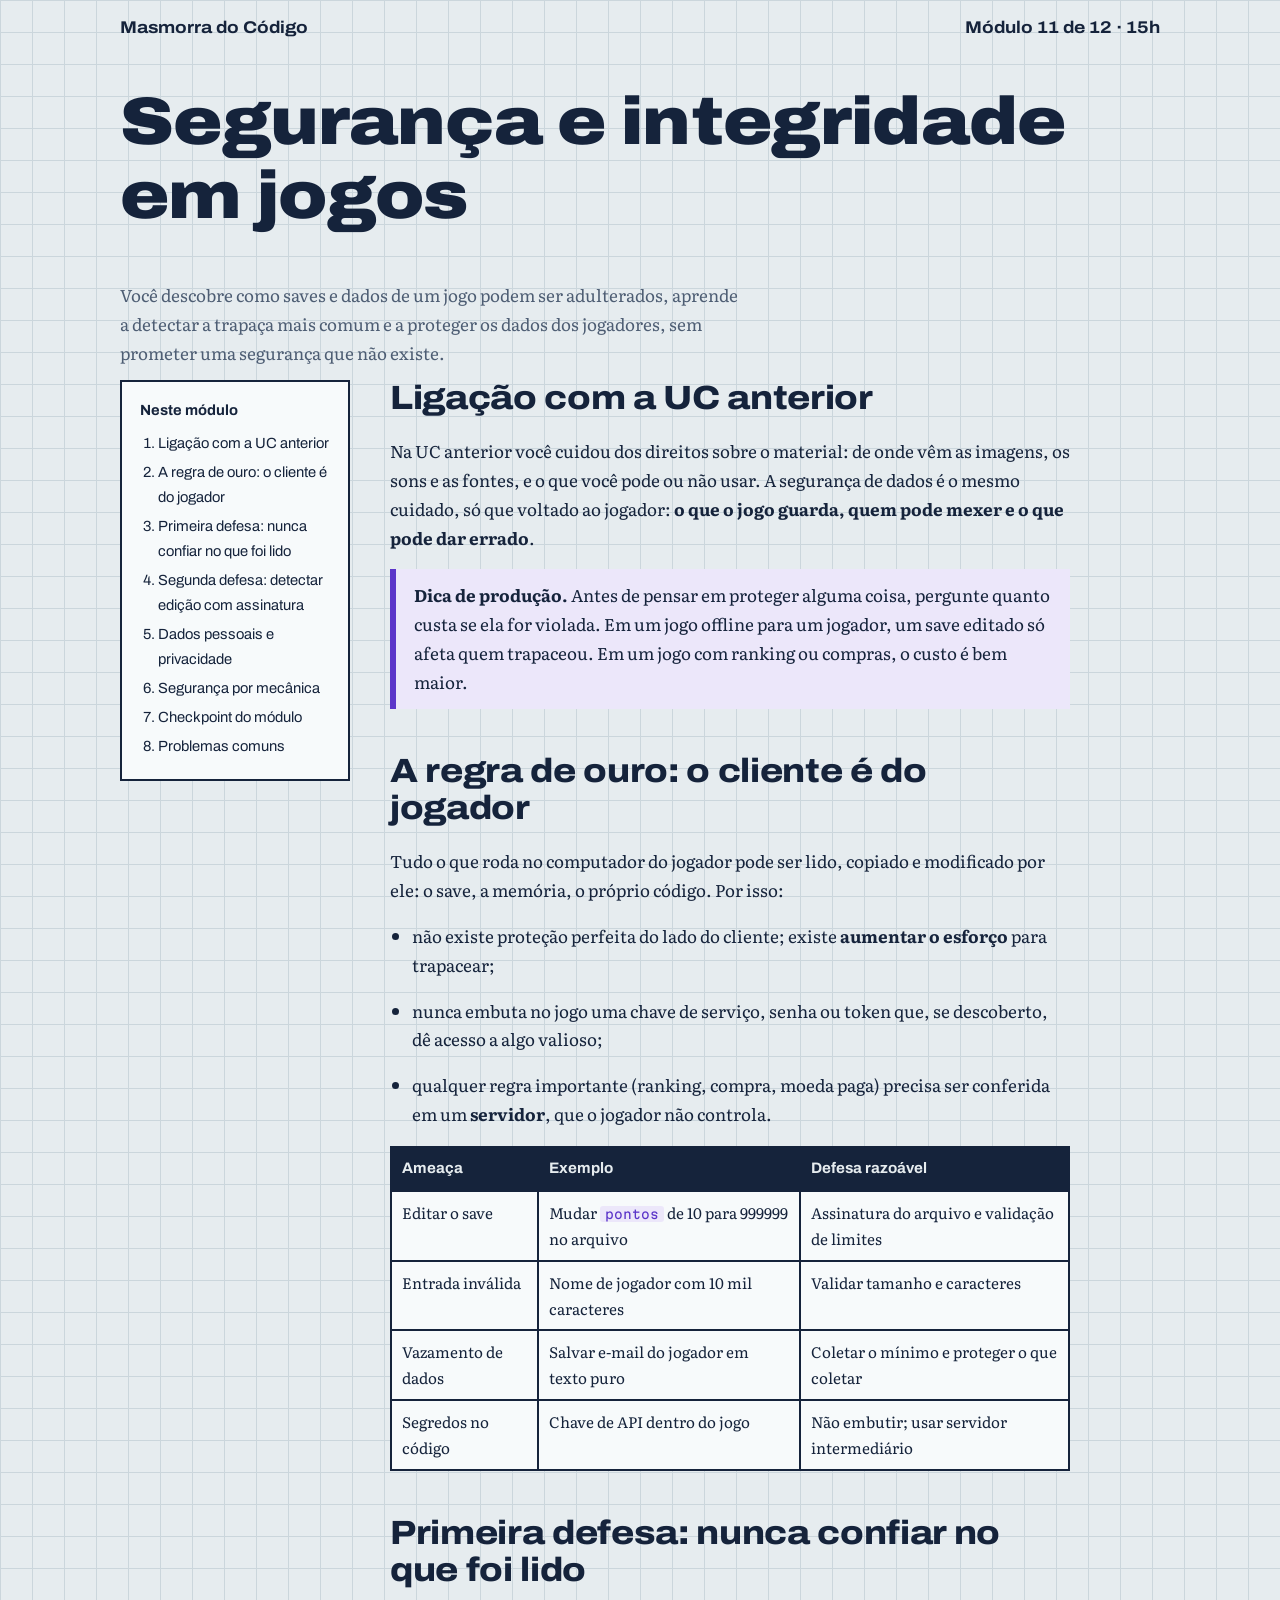
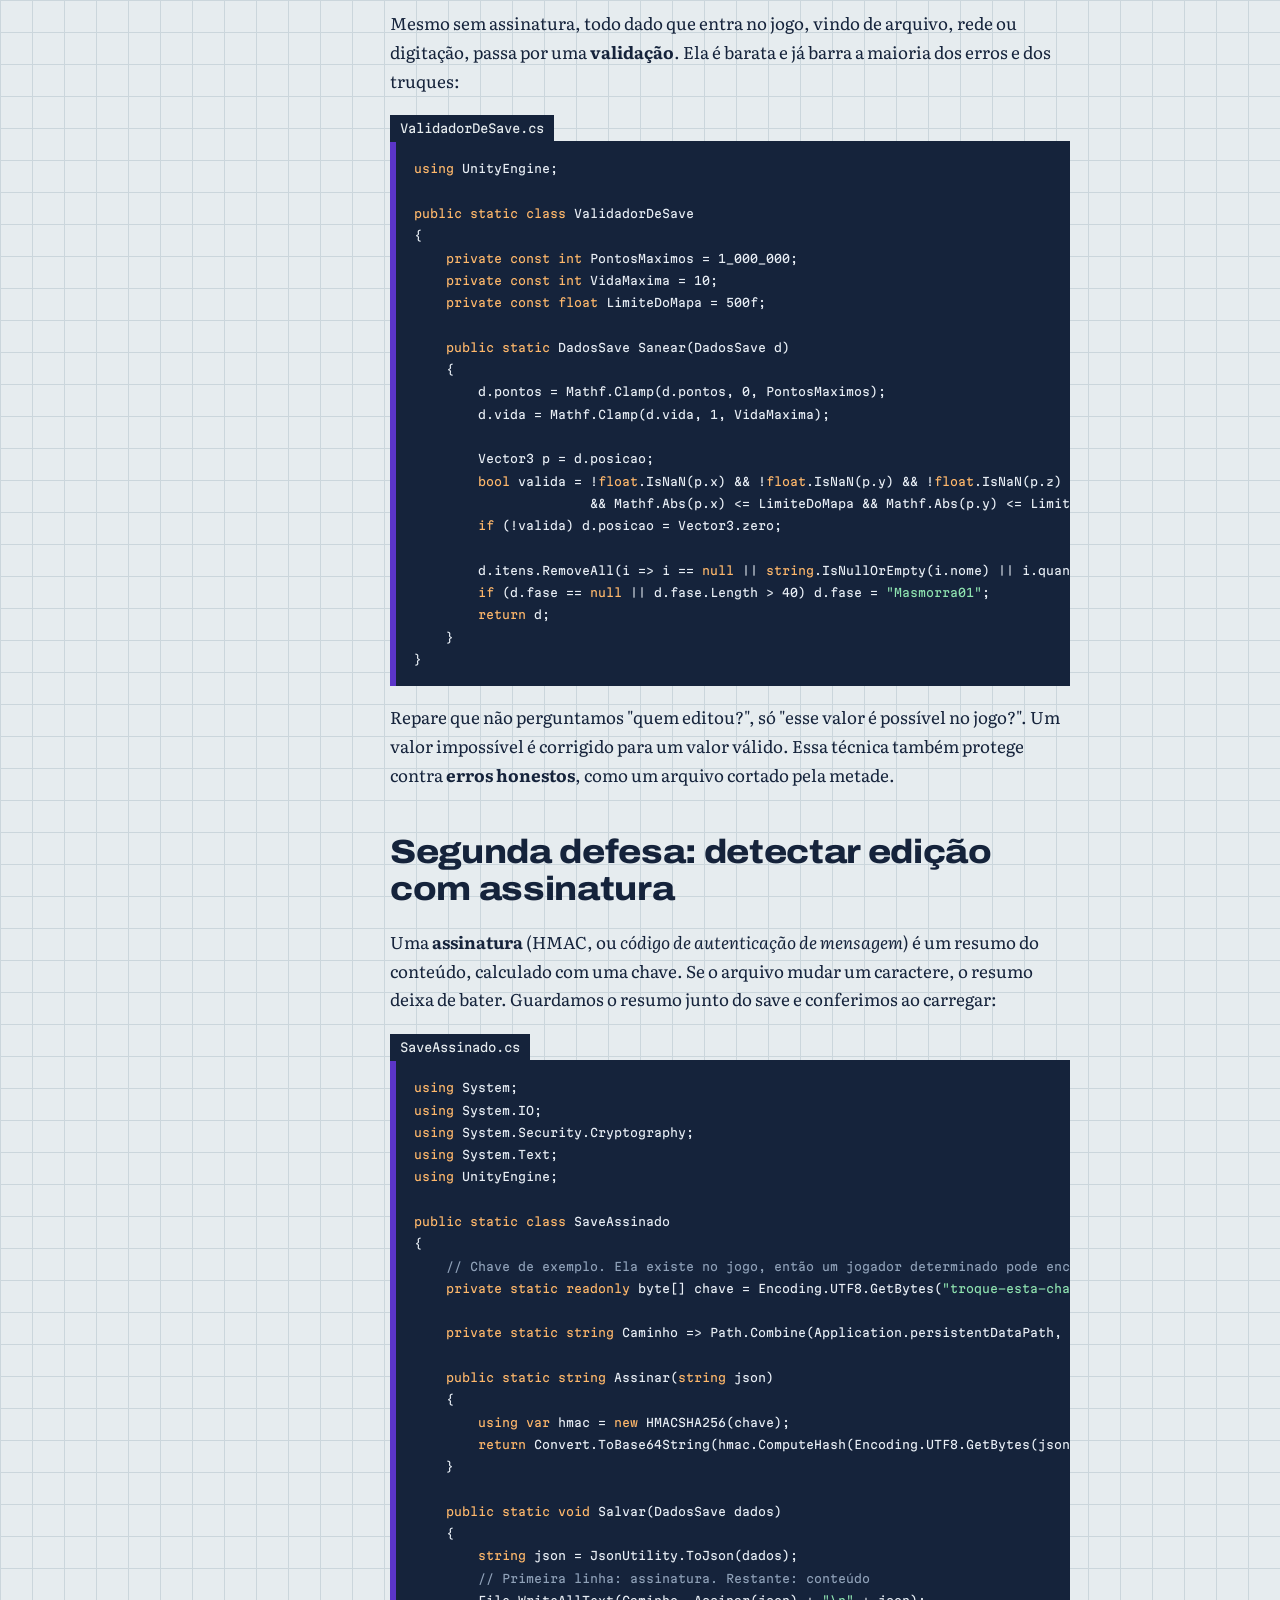
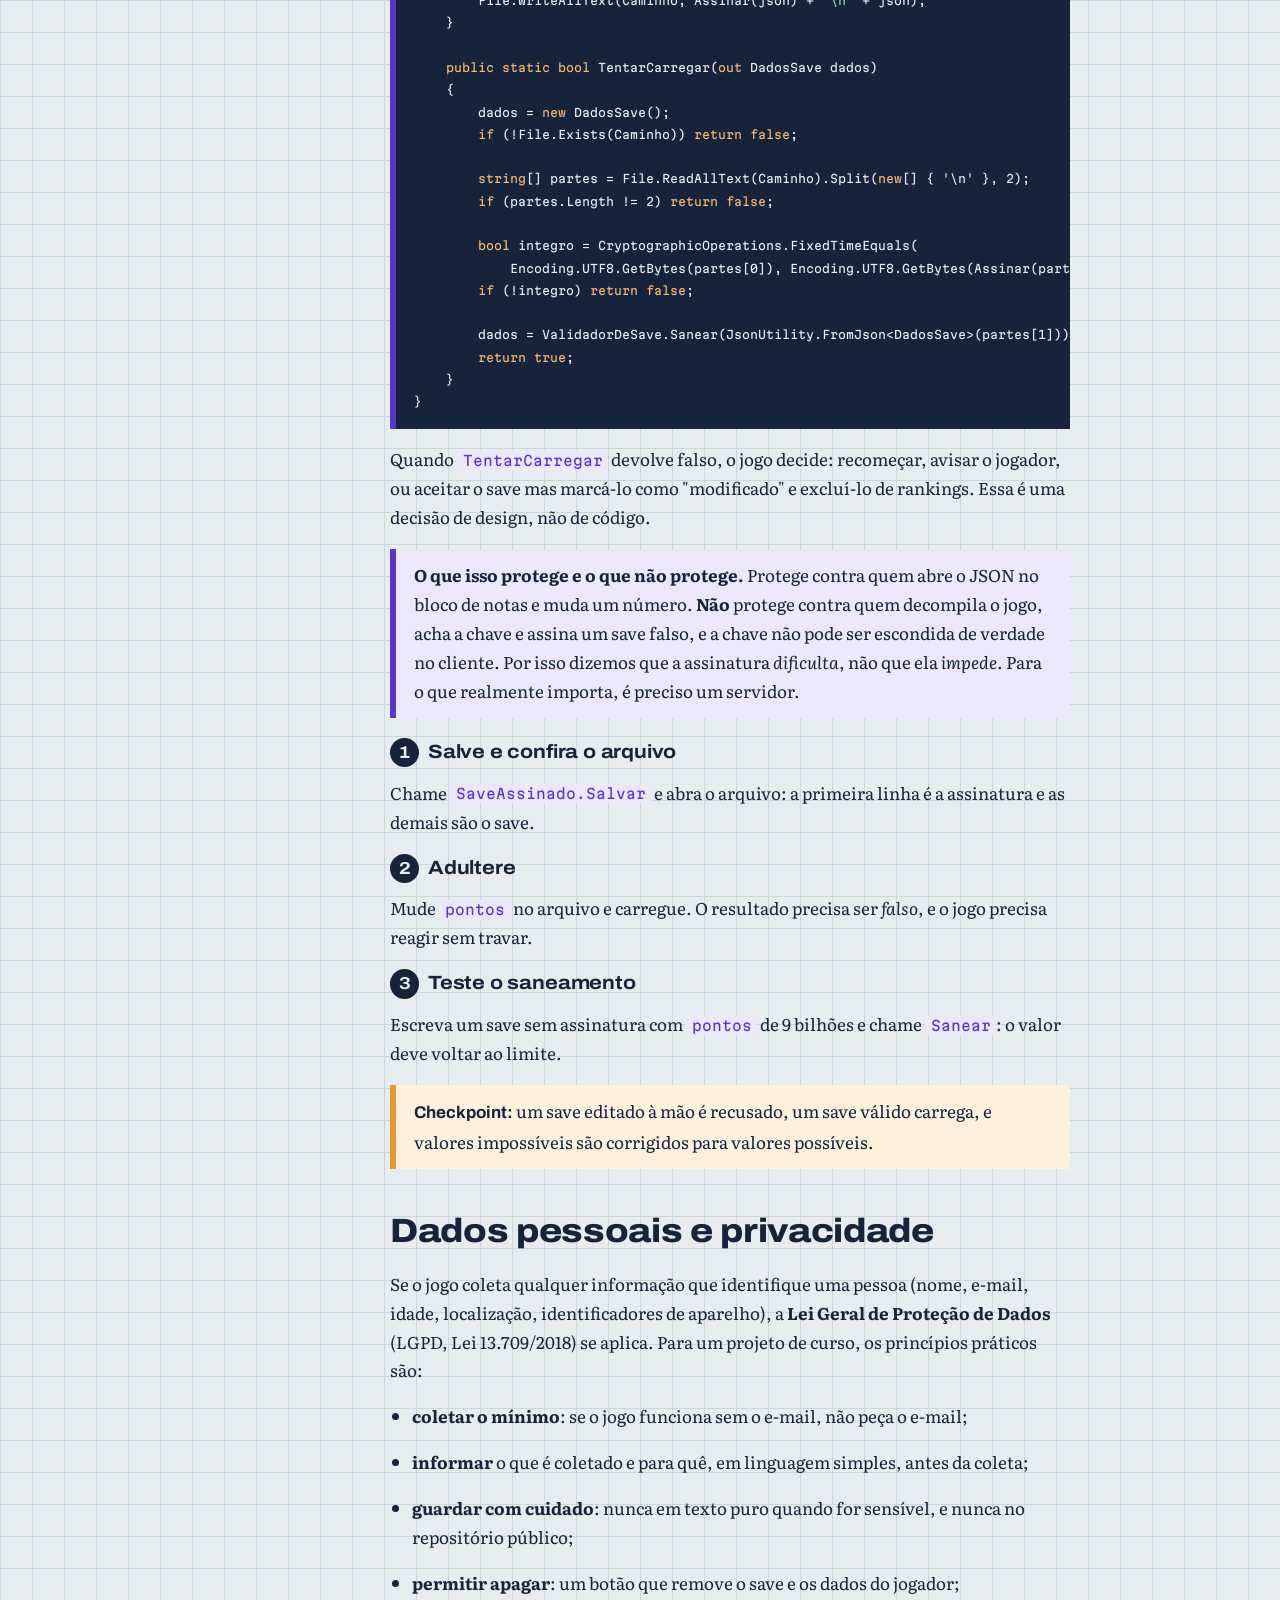
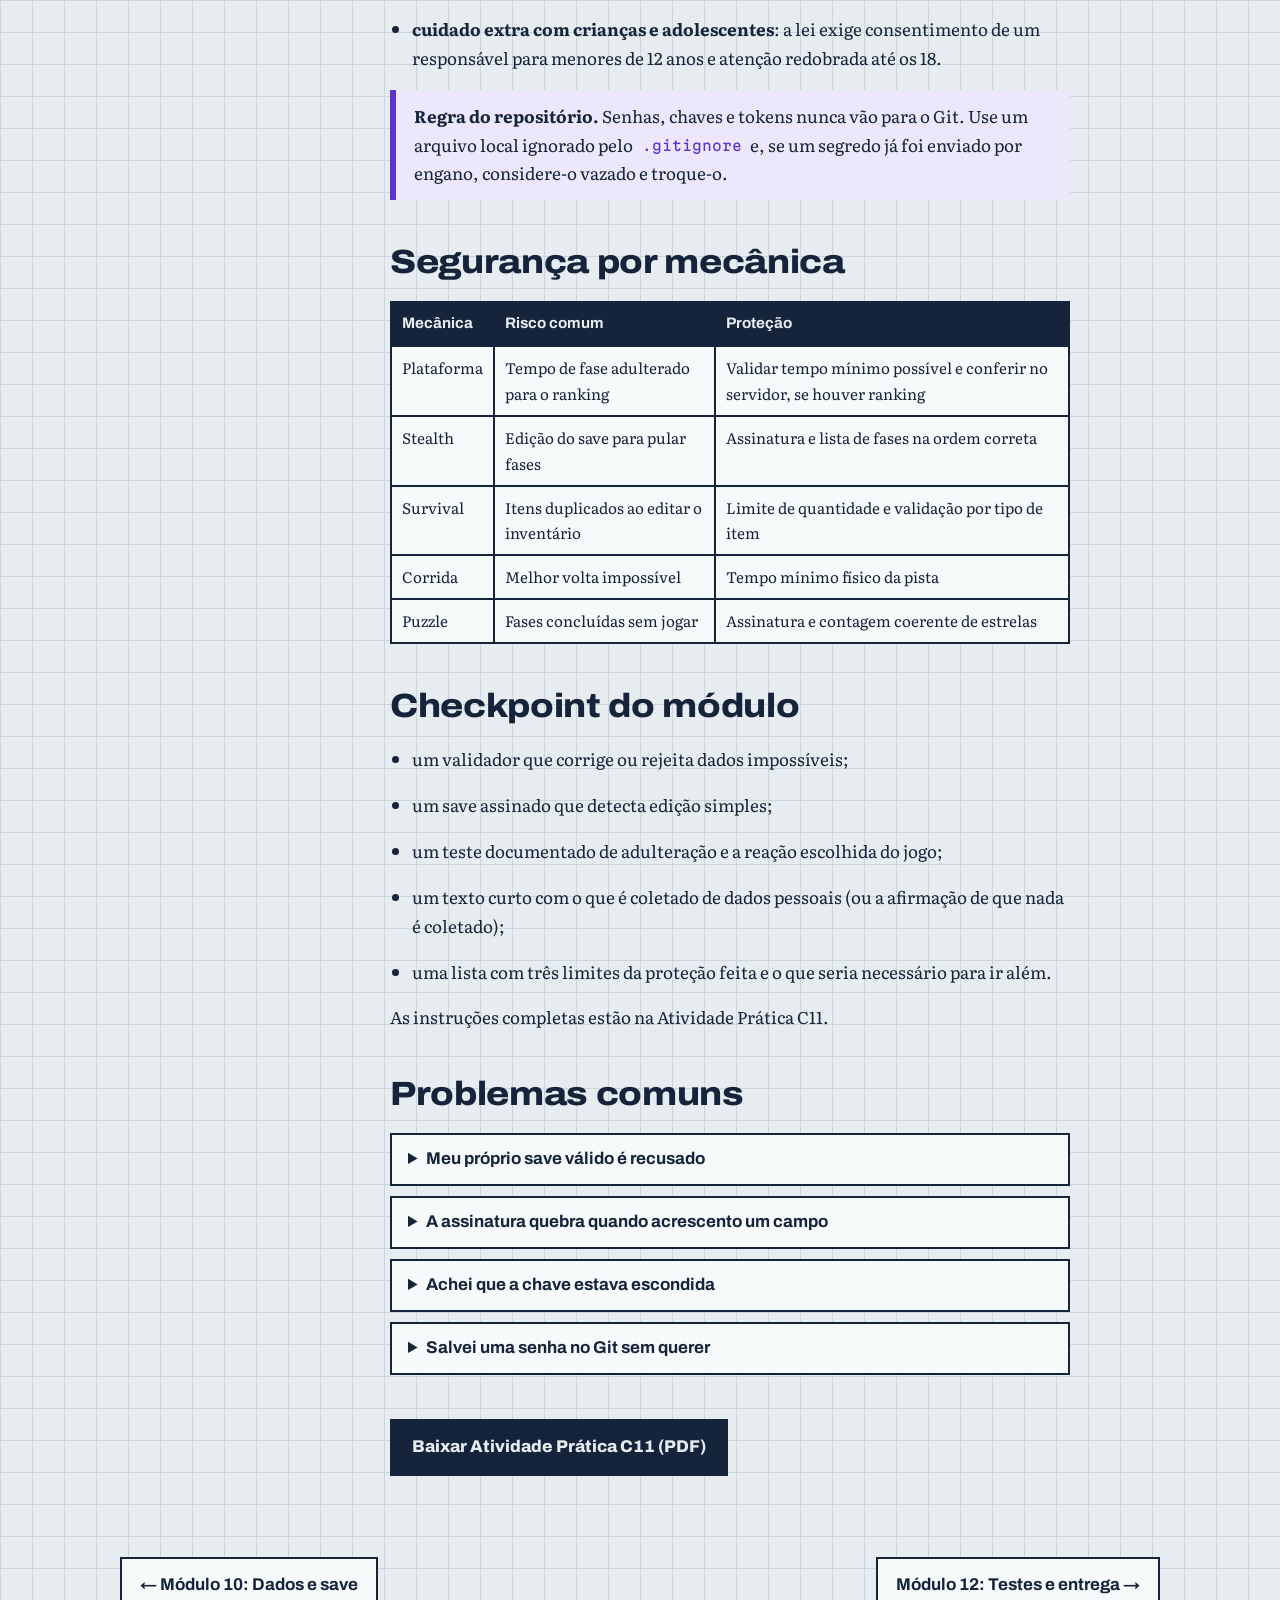
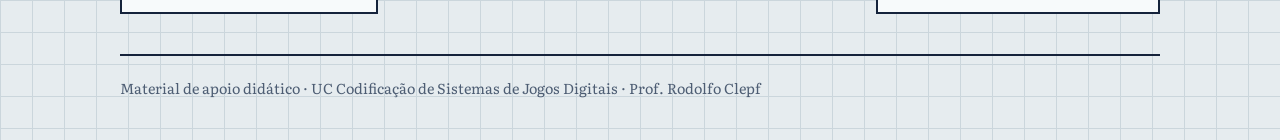
<file: modulo-11.html>
<!doctype html><html lang="pt-BR"><head><meta charset="utf-8"><meta name="viewport" content="width=device-width,initial-scale=1">
<title>Módulo 11 · Segurança e integridade em jogos</title><meta name="description" content="Segurança em jogos digitais com Unity e C#: adulteração de saves, assinatura HMAC, validação de dados, limites do lado do cliente e proteção de dados pessoais.">
<link rel="preconnect" href="https://fonts.googleapis.com"><link rel="preconnect" href="https://fonts.gstatic.com" crossorigin>
<link href="https://fonts.googleapis.com/css2?family=Archivo:wdth,wght@62..125,100..900&family=Literata:opsz,wght@7..72,400..700&family=Martian+Mono:wght@400;600&display=swap" rel="stylesheet">
<link rel="stylesheet" href="style.css"></head><body>
<div class="wrap"><div class="top"><a href="index.html">Masmorra do Código</a><span>Módulo 11 de 12 · 15h</span></div>
<header class="hero"><h1>Segurança e integridade em jogos</h1><p>Você descobre como saves e dados de um jogo podem ser adulterados, aprende a detectar a trapaça mais comum e a proteger os dados dos jogadores, sem prometer uma segurança que não existe.</p></header>
<div class="layout"><nav class="toc" aria-label="Neste módulo"><b>Neste módulo</b><ol><li><a href="#ligacao">Ligação com a UC anterior</a></li><li><a href="#realidade">A regra de ouro: o cliente é do jogador</a></li><li><a href="#validar">Primeira defesa: nunca confiar no que foi lido</a></li><li><a href="#assinatura">Segunda defesa: detectar edição com assinatura</a></li><li><a href="#privacidade">Dados pessoais e privacidade</a></li><li><a href="#mecanicas">Segurança por mecânica</a></li><li><a href="#entrega">Checkpoint do módulo</a></li><li><a href="#erros">Problemas comuns</a></li></ol></nav>
<article>
<section id="ligacao"><h2>Ligação com a UC anterior</h2>
<p>Na UC anterior você cuidou dos direitos sobre o material: de onde vêm as imagens, os sons e as fontes, e o que você pode ou não usar. A segurança de dados é o mesmo cuidado, só que voltado ao jogador: <strong>o que o jogo guarda, quem pode mexer e o que pode dar errado</strong>.</p>
<div class="note"><strong>Dica de produção.</strong> Antes de pensar em proteger alguma coisa, pergunte quanto custa se ela for violada. Em um jogo offline para um jogador, um save editado só afeta quem trapaceou. Em um jogo com ranking ou compras, o custo é bem maior.</div></section>

<section id="realidade"><h2>A regra de ouro: o cliente é do jogador</h2>
<p>Tudo o que roda no computador do jogador pode ser lido, copiado e modificado por ele: o save, a memória, o próprio código. Por isso:</p>
<ul><li>não existe proteção perfeita do lado do cliente; existe <strong>aumentar o esforço</strong> para trapacear;</li><li>nunca embuta no jogo uma chave de serviço, senha ou token que, se descoberto, dê acesso a algo valioso;</li><li>qualquer regra importante (ranking, compra, moeda paga) precisa ser conferida em um <strong>servidor</strong>, que o jogador não controla.</li></ul>
<table><tr><th>Ameaça</th><th>Exemplo</th><th>Defesa razoável</th></tr><tr><td>Editar o save</td><td>Mudar <code>pontos</code> de 10 para 999999 no arquivo</td><td>Assinatura do arquivo e validação de limites</td></tr><tr><td>Entrada inválida</td><td>Nome de jogador com 10 mil caracteres</td><td>Validar tamanho e caracteres</td></tr><tr><td>Vazamento de dados</td><td>Salvar e-mail do jogador em texto puro</td><td>Coletar o mínimo e proteger o que coletar</td></tr><tr><td>Segredos no código</td><td>Chave de API dentro do jogo</td><td>Não embutir; usar servidor intermediário</td></tr></table></section>

<section id="validar"><h2>Primeira defesa: nunca confiar no que foi lido</h2>
<p>Mesmo sem assinatura, todo dado que entra no jogo, vindo de arquivo, rede ou digitação, passa por uma <strong>validação</strong>. Ela é barata e já barra a maioria dos erros e dos truques:</p>
<span class="file">ValidadorDeSave.cs</span>
<pre><code><span class="k">using</span> UnityEngine;

<span class="k">public</span> <span class="k">static</span> <span class="k">class</span> ValidadorDeSave
{
    <span class="k">private</span> <span class="k">const</span> <span class="k">int</span> PontosMaximos = 1_000_000;
    <span class="k">private</span> <span class="k">const</span> <span class="k">int</span> VidaMaxima = 10;
    <span class="k">private</span> <span class="k">const</span> <span class="k">float</span> LimiteDoMapa = 500f;

    <span class="k">public</span> <span class="k">static</span> DadosSave Sanear(DadosSave d)
    {
        d.pontos = Mathf.Clamp(d.pontos, 0, PontosMaximos);
        d.vida = Mathf.Clamp(d.vida, 1, VidaMaxima);

        Vector3 p = d.posicao;
        <span class="k">bool</span> valida = !<span class="k">float</span>.IsNaN(p.x) &amp;&amp; !<span class="k">float</span>.IsNaN(p.y) &amp;&amp; !<span class="k">float</span>.IsNaN(p.z)
                      &amp;&amp; Mathf.Abs(p.x) &lt;= LimiteDoMapa &amp;&amp; Mathf.Abs(p.y) &lt;= LimiteDoMapa &amp;&amp; Mathf.Abs(p.z) &lt;= LimiteDoMapa;
        <span class="k">if</span> (!valida) d.posicao = Vector3.zero;

        d.itens.RemoveAll(i =&gt; i == <span class="k">null</span> || <span class="k">string</span>.IsNullOrEmpty(i.nome) || i.quantidade &lt; 0 || i.quantidade &gt; 999);
        <span class="k">if</span> (d.fase == <span class="k">null</span> || d.fase.Length &gt; 40) d.fase = <span class="s">"Masmorra01"</span>;
        <span class="k">return</span> d;
    }
}</code></pre>
<p>Repare que não perguntamos "quem editou?", só "esse valor é possível no jogo?". Um valor impossível é corrigido para um valor válido. Essa técnica também protege contra <strong>erros honestos</strong>, como um arquivo cortado pela metade.</p></section>

<section id="assinatura"><h2>Segunda defesa: detectar edição com assinatura</h2>
<p>Uma <strong>assinatura</strong> (HMAC, ou <em>código de autenticação de mensagem</em>) é um resumo do conteúdo, calculado com uma chave. Se o arquivo mudar um caractere, o resumo deixa de bater. Guardamos o resumo junto do save e conferimos ao carregar:</p>
<span class="file">SaveAssinado.cs</span>
<pre><code><span class="k">using</span> System;
<span class="k">using</span> System.IO;
<span class="k">using</span> System.Security.Cryptography;
<span class="k">using</span> System.Text;
<span class="k">using</span> UnityEngine;

<span class="k">public</span> <span class="k">static</span> <span class="k">class</span> SaveAssinado
{
    <span class="c">// Chave de exemplo. Ela existe no jogo, então um jogador determinado pode encontrá-la.</span>
    <span class="k">private</span> <span class="k">static</span> <span class="k">readonly</span> byte[] chave = Encoding.UTF8.GetBytes(<span class="s">"troque-esta-chave-no-seu-projeto"</span>);

    <span class="k">private</span> <span class="k">static</span> <span class="k">string</span> Caminho =&gt; Path.Combine(Application.persistentDataPath, <span class="s">"seguro.json"</span>);

    <span class="k">public</span> <span class="k">static</span> <span class="k">string</span> Assinar(<span class="k">string</span> json)
    {
        <span class="k">using</span> <span class="k">var</span> hmac = <span class="k">new</span> HMACSHA256(chave);
        <span class="k">return</span> Convert.ToBase64String(hmac.ComputeHash(Encoding.UTF8.GetBytes(json)));
    }

    <span class="k">public</span> <span class="k">static</span> <span class="k">void</span> Salvar(DadosSave dados)
    {
        <span class="k">string</span> json = JsonUtility.ToJson(dados);
        <span class="c">// Primeira linha: assinatura. Restante: conteúdo</span>
        File.WriteAllText(Caminho, Assinar(json) + <span class="s">"\n"</span> + json);
    }

    <span class="k">public</span> <span class="k">static</span> <span class="k">bool</span> TentarCarregar(<span class="k">out</span> DadosSave dados)
    {
        dados = <span class="k">new</span> DadosSave();
        <span class="k">if</span> (!File.Exists(Caminho)) <span class="k">return</span> <span class="k">false</span>;

        <span class="k">string</span>[] partes = File.ReadAllText(Caminho).Split(<span class="k">new</span>[] { '\n' }, 2);
        <span class="k">if</span> (partes.Length != 2) <span class="k">return</span> <span class="k">false</span>;

        <span class="k">bool</span> integro = CryptographicOperations.FixedTimeEquals(
            Encoding.UTF8.GetBytes(partes[0]), Encoding.UTF8.GetBytes(Assinar(partes[1])));
        <span class="k">if</span> (!integro) <span class="k">return</span> <span class="k">false</span>;

        dados = ValidadorDeSave.Sanear(JsonUtility.FromJson&lt;DadosSave&gt;(partes[1]));
        <span class="k">return</span> <span class="k">true</span>;
    }
}</code></pre>
<p>Quando <code>TentarCarregar</code> devolve falso, o jogo decide: recomeçar, avisar o jogador, ou aceitar o save mas marcá-lo como "modificado" e excluí-lo de rankings. Essa é uma decisão de design, não de código.</p>
<div class="note"><strong>O que isso protege e o que não protege.</strong> Protege contra quem abre o JSON no bloco de notas e muda um número. <strong>Não</strong> protege contra quem decompila o jogo, acha a chave e assina um save falso, e a chave não pode ser escondida de verdade no cliente. Por isso dizemos que a assinatura <em>dificulta</em>, não que ela <em>impede</em>. Para o que realmente importa, é preciso um servidor.</div>
<div class="steps"><div class="step"><h3>Salve e confira o arquivo</h3><p>Chame <code>SaveAssinado.Salvar</code> e abra o arquivo: a primeira linha é a assinatura e as demais são o save.</p></div><div class="step"><h3>Adultere</h3><p>Mude <code>pontos</code> no arquivo e carregue. O resultado precisa ser <em>falso</em>, e o jogo precisa reagir sem travar.</p></div><div class="step"><h3>Teste o saneamento</h3><p>Escreva um save sem assinatura com <code>pontos</code> de 9 bilhões e chame <code>Sanear</code>: o valor deve voltar ao limite.</p></div></div>
<div class="check"><strong>Checkpoint:</strong> um save editado à mão é recusado, um save válido carrega, e valores impossíveis são corrigidos para valores possíveis.</div></section>

<section id="privacidade"><h2>Dados pessoais e privacidade</h2>
<p>Se o jogo coleta qualquer informação que identifique uma pessoa (nome, e-mail, idade, localização, identificadores de aparelho), a <strong>Lei Geral de Proteção de Dados</strong> (LGPD, Lei 13.709/2018) se aplica. Para um projeto de curso, os princípios práticos são:</p>
<ul><li><strong>coletar o mínimo</strong>: se o jogo funciona sem o e-mail, não peça o e-mail;</li><li><strong>informar</strong> o que é coletado e para quê, em linguagem simples, antes da coleta;</li><li><strong>guardar com cuidado</strong>: nunca em texto puro quando for sensível, e nunca no repositório público;</li><li><strong>permitir apagar</strong>: um botão que remove o save e os dados do jogador;</li><li><strong>cuidado extra com crianças e adolescentes</strong>: a lei exige consentimento de um responsável para menores de 12 anos e atenção redobrada até os 18.</li></ul>
<div class="note"><strong>Regra do repositório.</strong> Senhas, chaves e tokens nunca vão para o Git. Use um arquivo local ignorado pelo <code>.gitignore</code> e, se um segredo já foi enviado por engano, considere-o vazado e troque-o.</div></section>

<section id="mecanicas"><h2>Segurança por mecânica</h2>
<table><tr><th>Mecânica</th><th>Risco comum</th><th>Proteção</th></tr><tr><td>Plataforma</td><td>Tempo de fase adulterado para o ranking</td><td>Validar tempo mínimo possível e conferir no servidor, se houver ranking</td></tr><tr><td>Stealth</td><td>Edição do save para pular fases</td><td>Assinatura e lista de fases na ordem correta</td></tr><tr><td>Survival</td><td>Itens duplicados ao editar o inventário</td><td>Limite de quantidade e validação por tipo de item</td></tr><tr><td>Corrida</td><td>Melhor volta impossível</td><td>Tempo mínimo físico da pista</td></tr><tr><td>Puzzle</td><td>Fases concluídas sem jogar</td><td>Assinatura e contagem coerente de estrelas</td></tr></table></section>

<section id="entrega"><h2>Checkpoint do módulo</h2>
<ul><li>um validador que corrige ou rejeita dados impossíveis;</li><li>um save assinado que detecta edição simples;</li><li>um teste documentado de adulteração e a reação escolhida do jogo;</li><li>um texto curto com o que é coletado de dados pessoais (ou a afirmação de que nada é coletado);</li><li>uma lista com três limites da proteção feita e o que seria necessário para ir além.</li></ul>
<p>As instruções completas estão na Atividade Prática C11.</p></section>

<section id="erros"><h2>Problemas comuns</h2>
<details><summary>Meu próprio save válido é recusado</summary><div><p>Qualquer mudança no JSON depois de assinar, até uma quebra de linha, invalida a assinatura. Assine exatamente o texto que será gravado e leia exatamente o que foi gravado.</p></div></details><details><summary>A assinatura quebra quando acrescento um campo</summary><div><p>Saves antigos foram assinados com a estrutura antiga, mas o texto lido ainda é o mesmo, então a assinatura segue válida. O problema aparece se você <em>reserializa</em> antes de conferir: confira sempre o texto original.</p></div></details><details><summary>Achei que a chave estava escondida</summary><div><p>Em um jogo que roda no computador do jogador, qualquer chave pode ser encontrada. Trate a assinatura como obstáculo, não como cofre.</p></div></details><details><summary>Salvei uma senha no Git sem querer</summary><div><p>Remover o arquivo no commit seguinte não apaga o histórico. Troque a senha imediatamente e trate-a como comprometida.</p></div></details></section>
<p><a class="dl" href="atividades/AtividadeC11_Seguranca_Integridade.pdf" download>Baixar Atividade Prática C11 (PDF)</a></p>
</article></div>
<nav class="pager" aria-label="Navegação entre módulos"><a href="modulo-10.html">← Módulo 10: Dados e save</a><a href="modulo-12.html">Módulo 12: Testes e entrega →</a></nav>
<footer>Material de apoio didático · UC Codificação de Sistemas de Jogos Digitais · Prof. Rodolfo Clepf</footer></div></body></html>
</file>
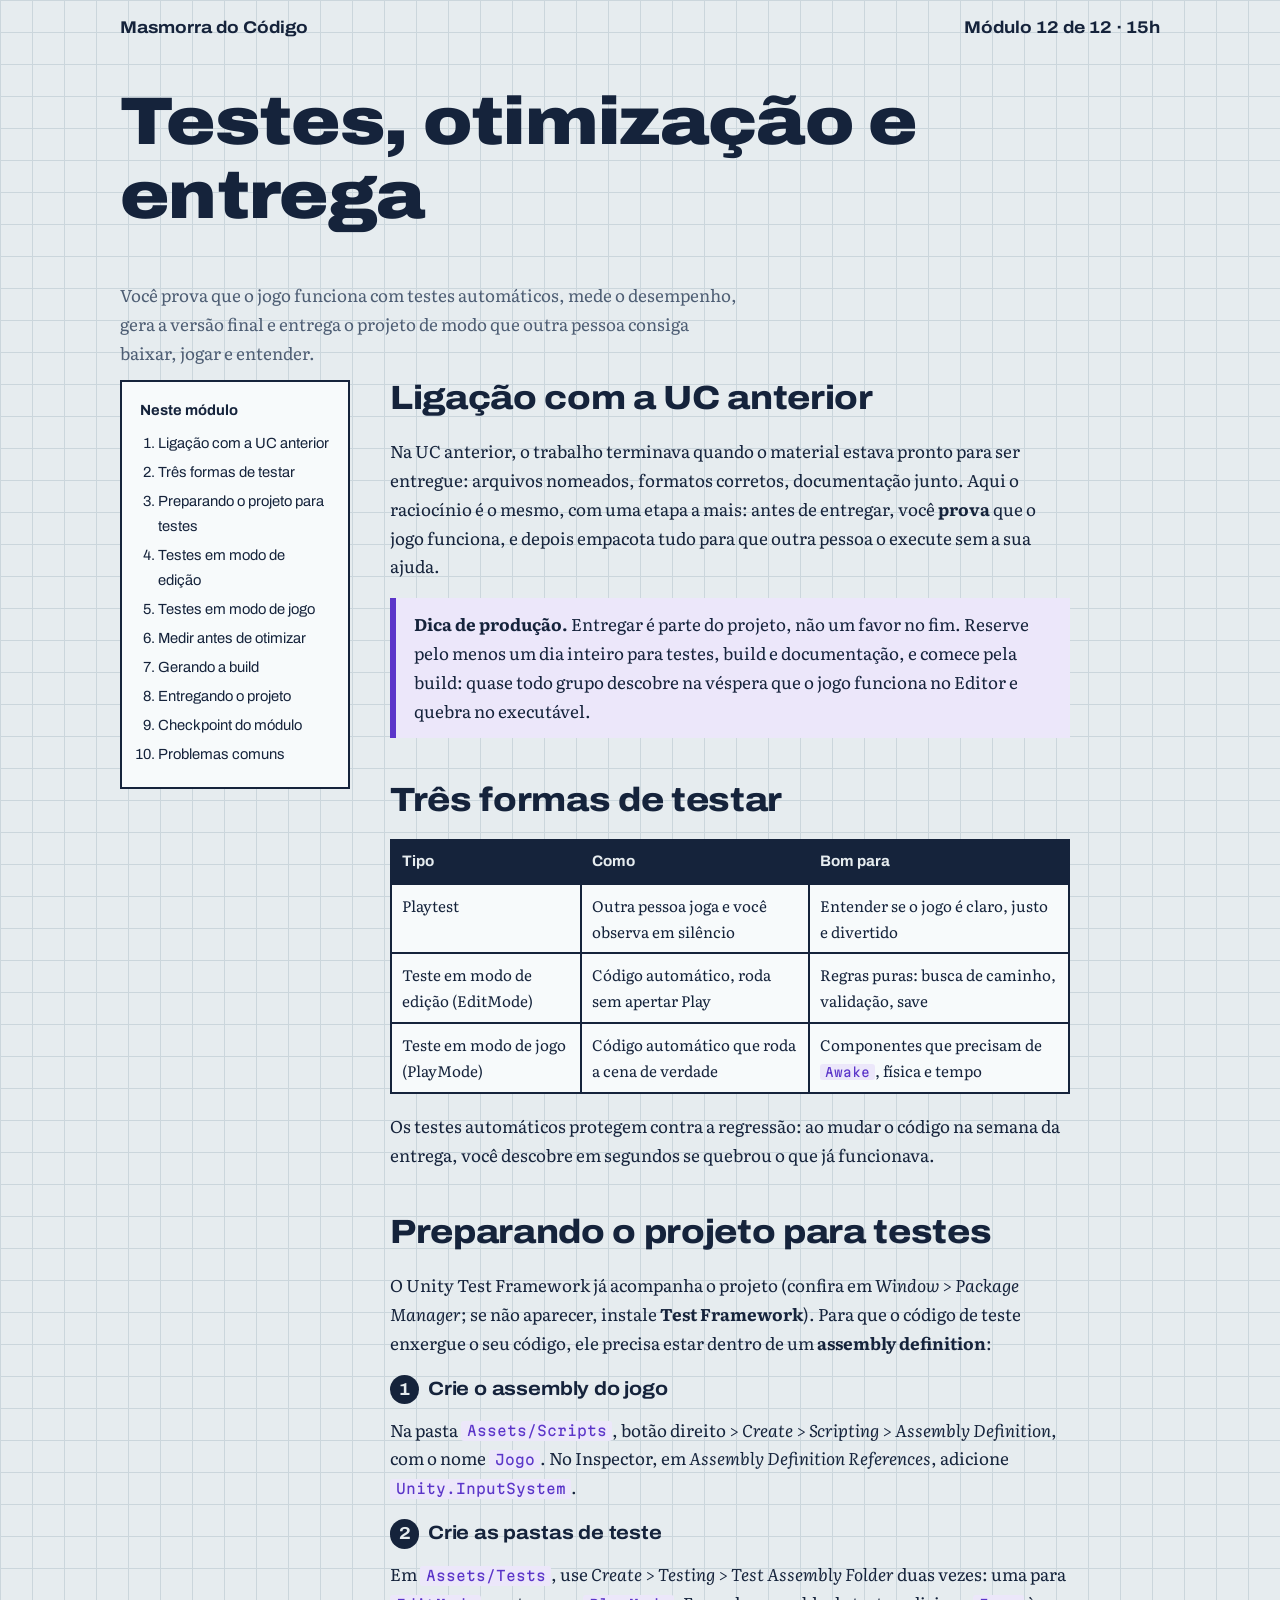
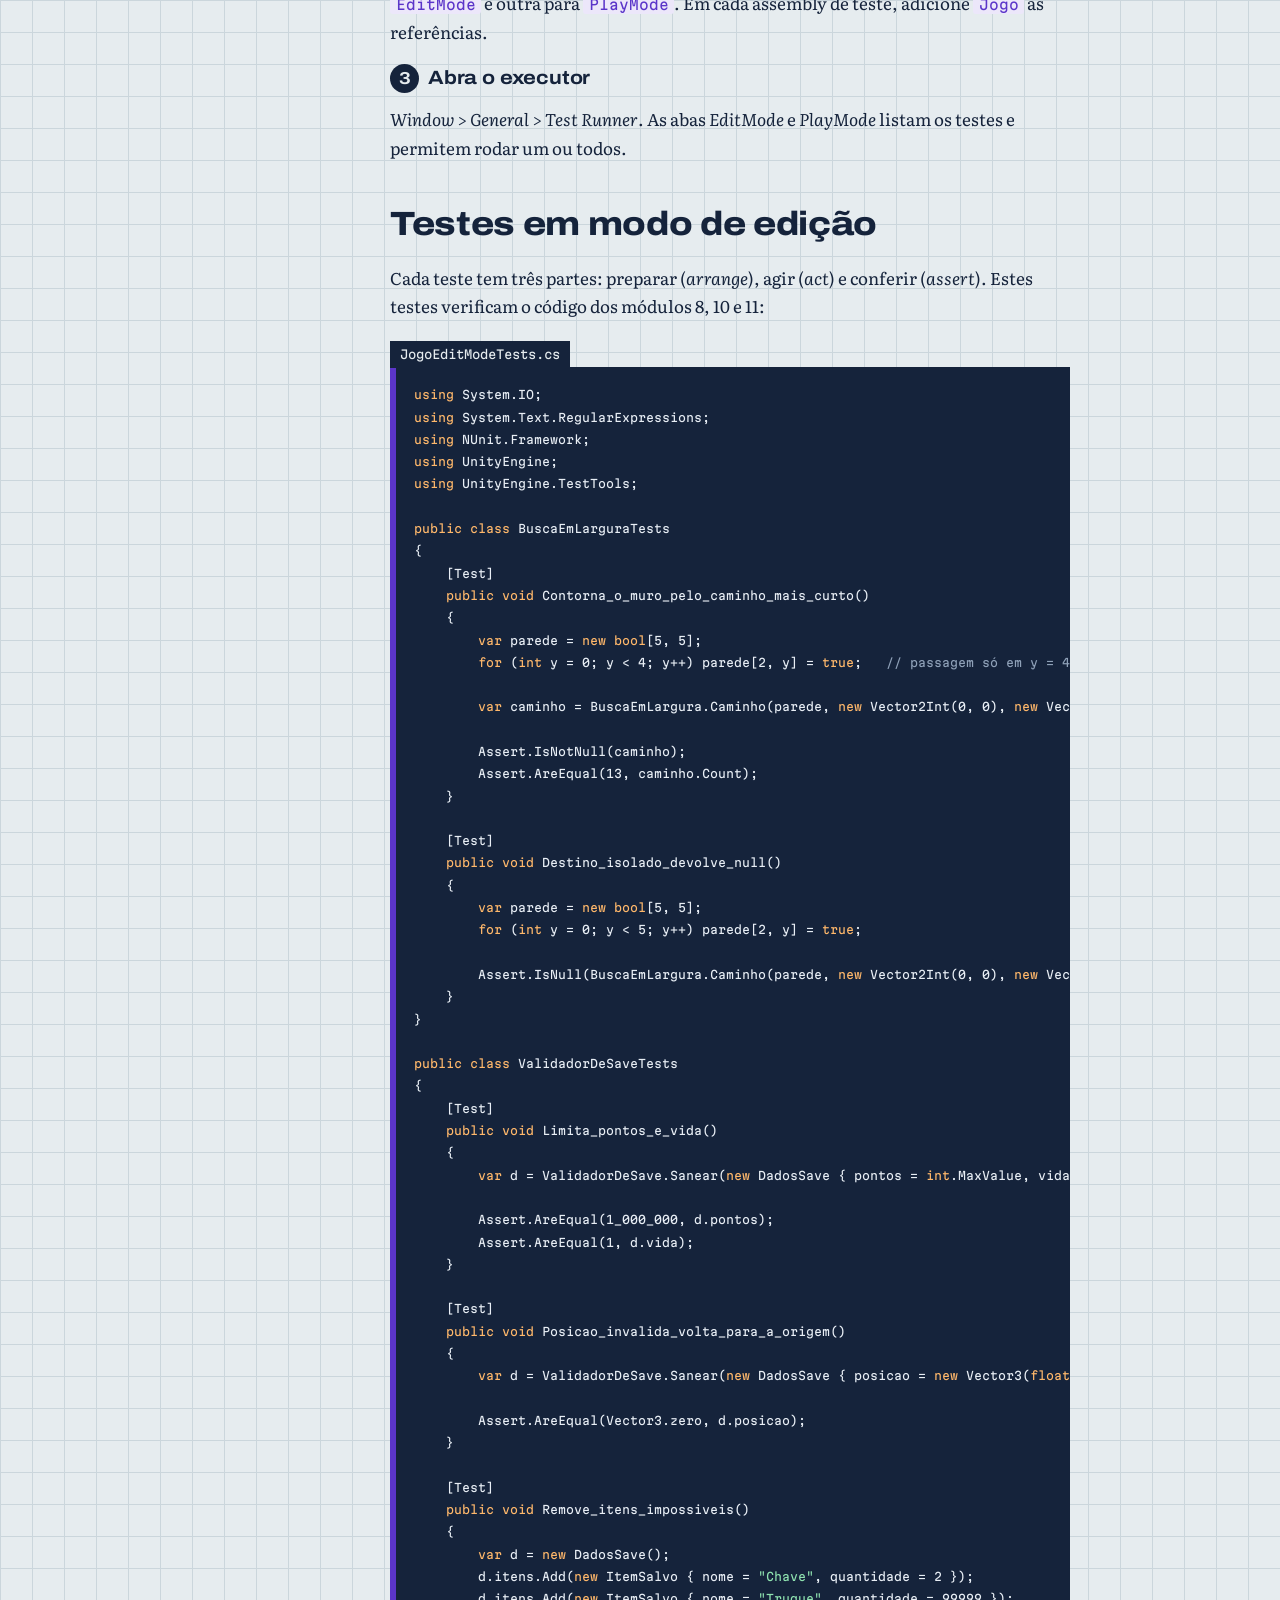
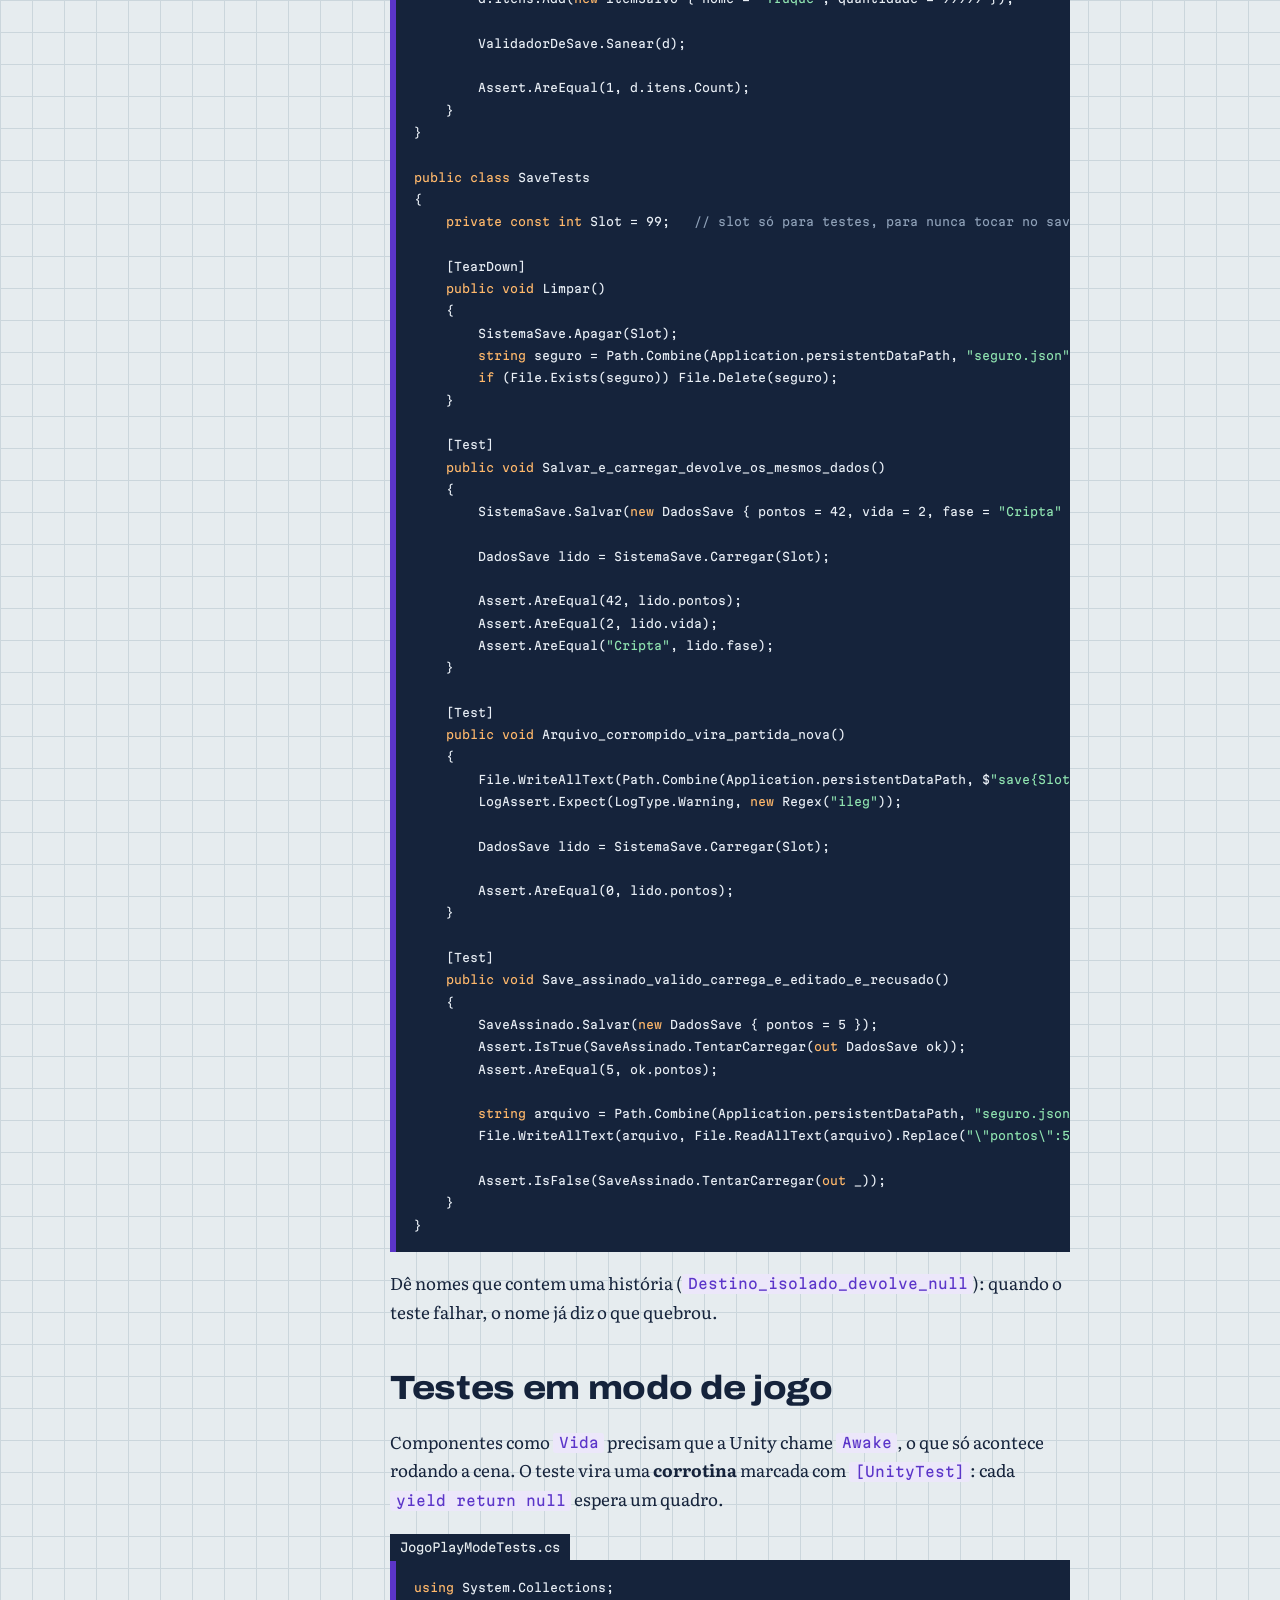
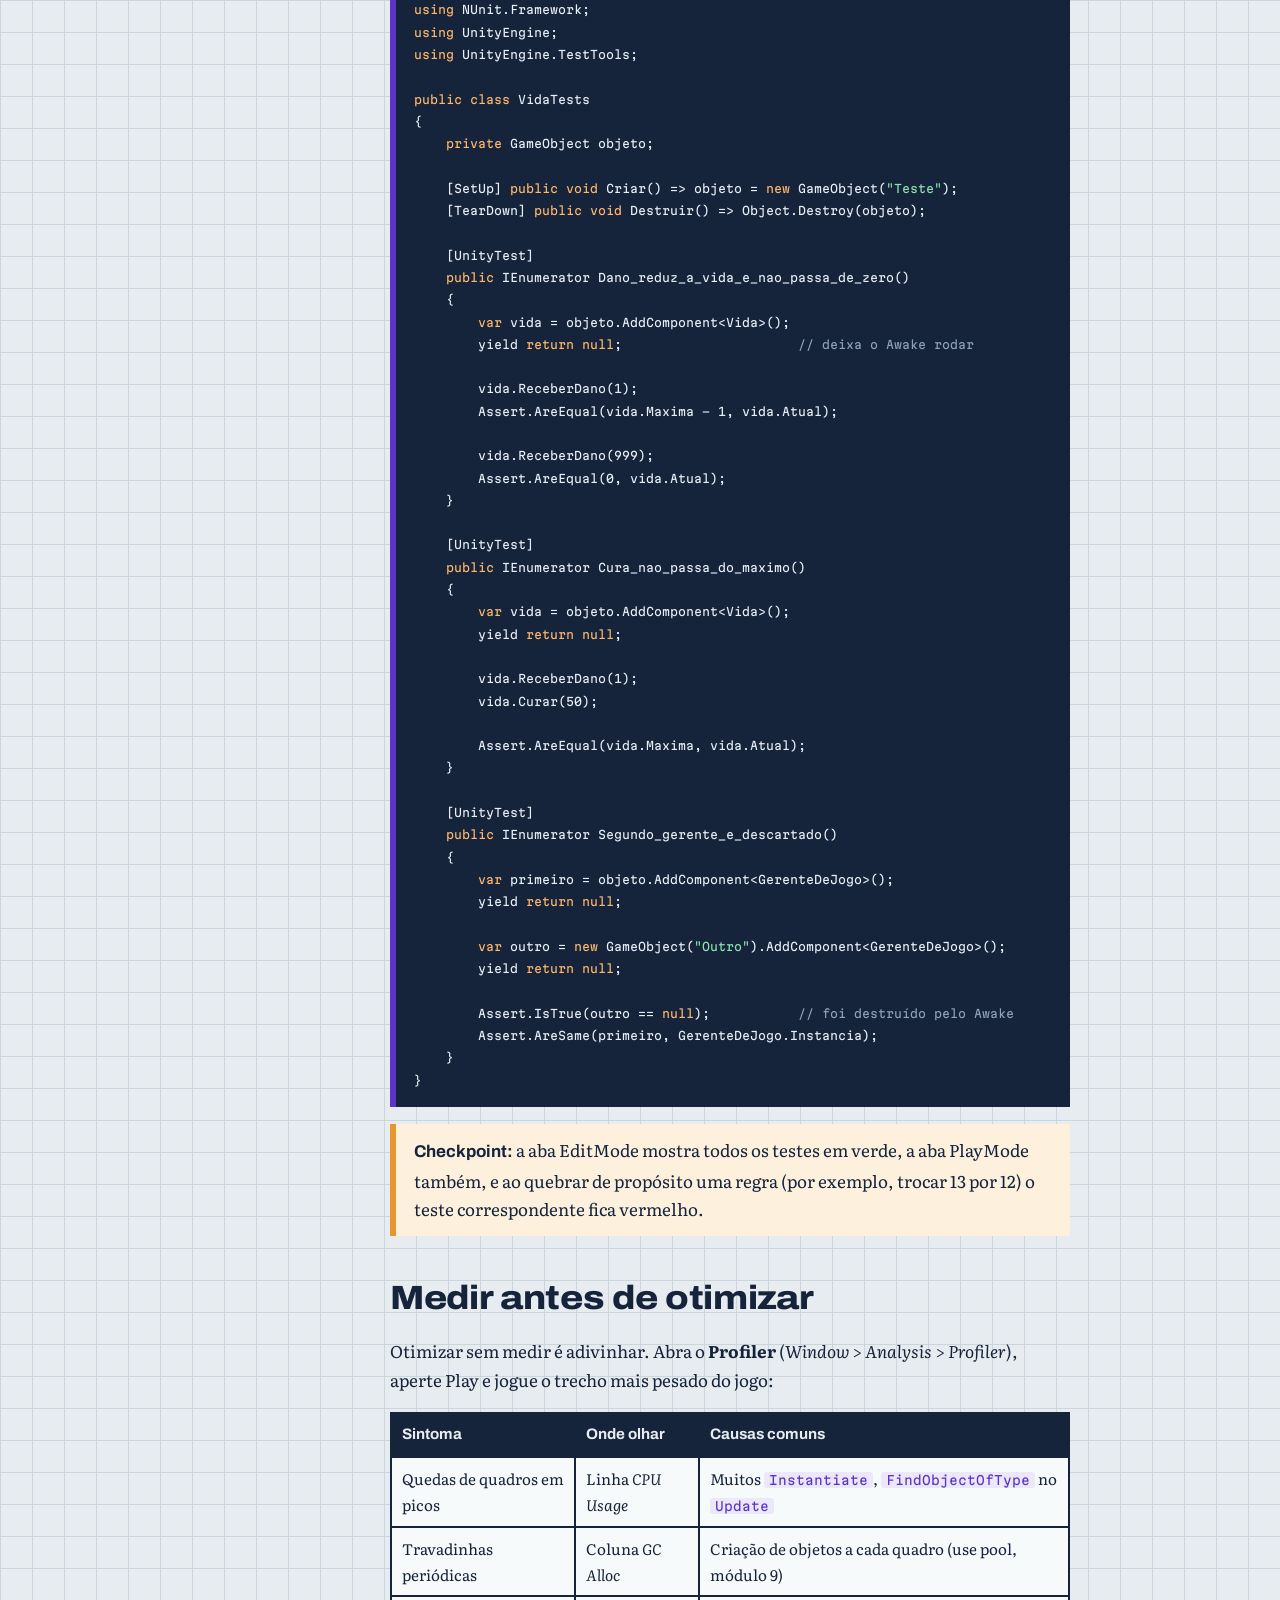
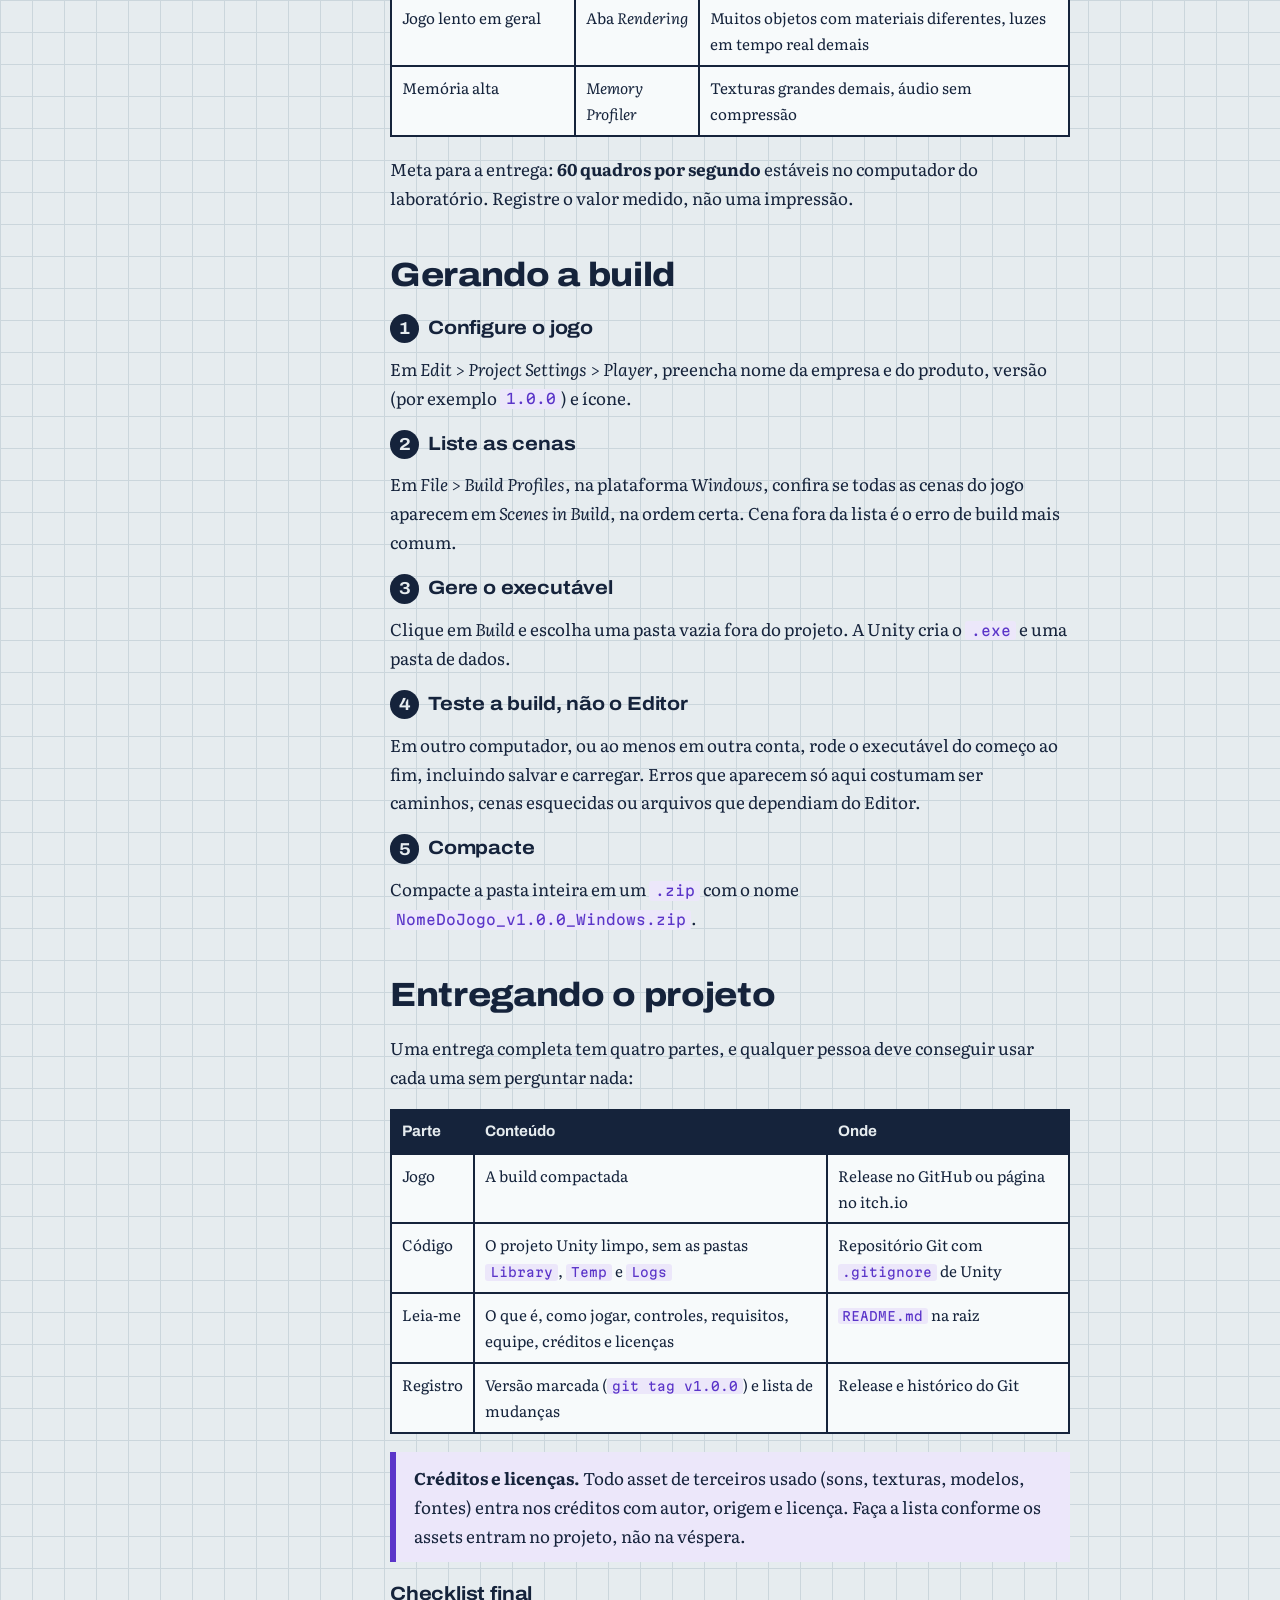
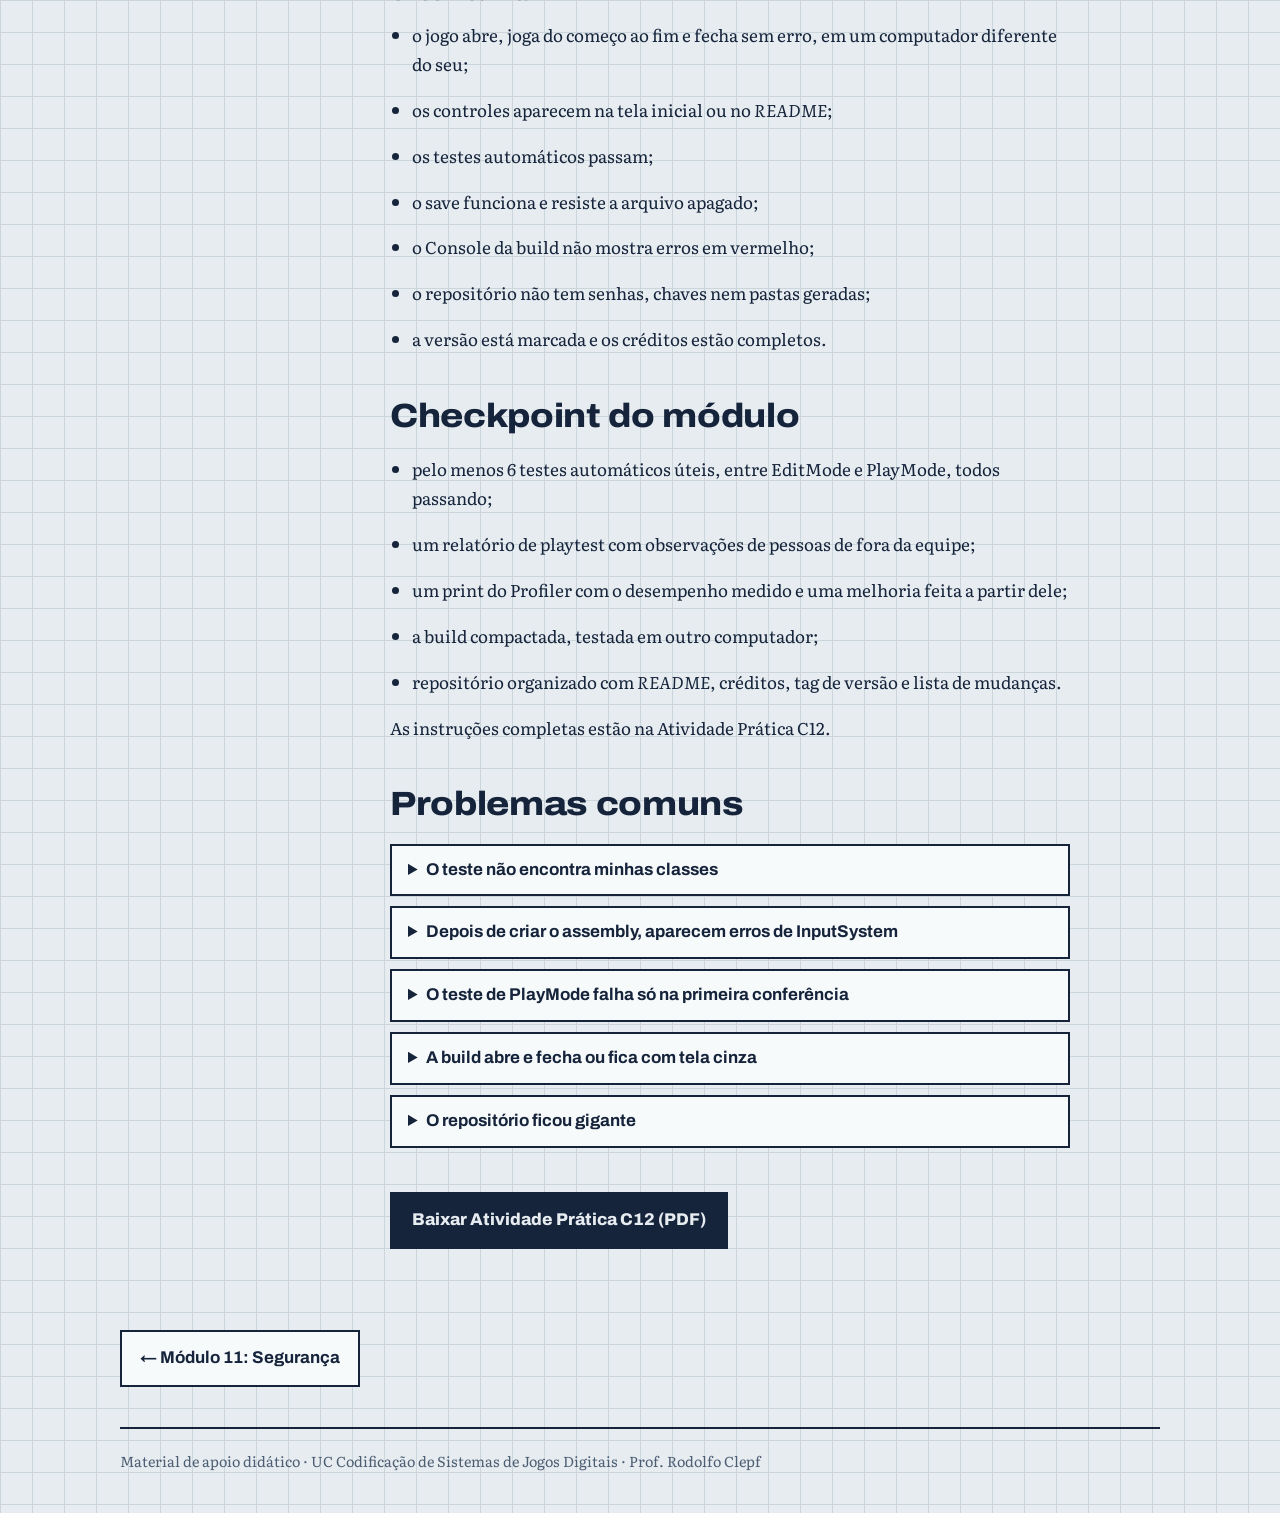
<file: modulo-12.html>
<!doctype html><html lang="pt-BR"><head><meta charset="utf-8"><meta name="viewport" content="width=device-width,initial-scale=1">
<title>Módulo 12 · Testes, otimização e entrega</title><meta name="description" content="Qualidade e entrega de jogos em Unity: Unity Test Framework (EditMode e PlayMode), assembly definitions, Profiler, build para Windows, versionamento e publicação.">
<link rel="preconnect" href="https://fonts.googleapis.com"><link rel="preconnect" href="https://fonts.gstatic.com" crossorigin>
<link href="https://fonts.googleapis.com/css2?family=Archivo:wdth,wght@62..125,100..900&family=Literata:opsz,wght@7..72,400..700&family=Martian+Mono:wght@400;600&display=swap" rel="stylesheet">
<link rel="stylesheet" href="style.css"></head><body>
<div class="wrap"><div class="top"><a href="index.html">Masmorra do Código</a><span>Módulo 12 de 12 · 15h</span></div>
<header class="hero"><h1>Testes, otimização e entrega</h1><p>Você prova que o jogo funciona com testes automáticos, mede o desempenho, gera a versão final e entrega o projeto de modo que outra pessoa consiga baixar, jogar e entender.</p></header>
<div class="layout"><nav class="toc" aria-label="Neste módulo"><b>Neste módulo</b><ol><li><a href="#ligacao">Ligação com a UC anterior</a></li><li><a href="#tipos">Três formas de testar</a></li><li><a href="#preparar">Preparando o projeto para testes</a></li><li><a href="#editmode">Testes em modo de edição</a></li><li><a href="#playmode">Testes em modo de jogo</a></li><li><a href="#desempenho">Medir antes de otimizar</a></li><li><a href="#build">Gerando a build</a></li><li><a href="#entregar">Entregando o projeto</a></li><li><a href="#entrega">Checkpoint do módulo</a></li><li><a href="#erros">Problemas comuns</a></li></ol></nav>
<article>
<section id="ligacao"><h2>Ligação com a UC anterior</h2>
<p>Na UC anterior, o trabalho terminava quando o material estava pronto para ser entregue: arquivos nomeados, formatos corretos, documentação junto. Aqui o raciocínio é o mesmo, com uma etapa a mais: antes de entregar, você <strong>prova</strong> que o jogo funciona, e depois empacota tudo para que outra pessoa o execute sem a sua ajuda.</p>
<div class="note"><strong>Dica de produção.</strong> Entregar é parte do projeto, não um favor no fim. Reserve pelo menos um dia inteiro para testes, build e documentação, e comece pela build: quase todo grupo descobre na véspera que o jogo funciona no Editor e quebra no executável.</div></section>

<section id="tipos"><h2>Três formas de testar</h2>
<table><tr><th>Tipo</th><th>Como</th><th>Bom para</th></tr><tr><td>Playtest</td><td>Outra pessoa joga e você observa em silêncio</td><td>Entender se o jogo é claro, justo e divertido</td></tr><tr><td>Teste em modo de edição (EditMode)</td><td>Código automático, roda sem apertar Play</td><td>Regras puras: busca de caminho, validação, save</td></tr><tr><td>Teste em modo de jogo (PlayMode)</td><td>Código automático que roda a cena de verdade</td><td>Componentes que precisam de <code>Awake</code>, física e tempo</td></tr></table>
<p>Os testes automáticos protegem contra a regressão: ao mudar o código na semana da entrega, você descobre em segundos se quebrou o que já funcionava.</p></section>

<section id="preparar"><h2>Preparando o projeto para testes</h2>
<p>O Unity Test Framework já acompanha o projeto (confira em <em>Window &gt; Package Manager</em>; se não aparecer, instale <strong>Test Framework</strong>). Para que o código de teste enxergue o seu código, ele precisa estar dentro de um <strong>assembly definition</strong>:</p>
<div class="steps"><div class="step"><h3>Crie o assembly do jogo</h3><p>Na pasta <code>Assets/Scripts</code>, botão direito &gt; <em>Create &gt; Scripting &gt; Assembly Definition</em>, com o nome <code>Jogo</code>. No Inspector, em <em>Assembly Definition References</em>, adicione <code>Unity.InputSystem</code>.</p></div><div class="step"><h3>Crie as pastas de teste</h3><p>Em <code>Assets/Tests</code>, use <em>Create &gt; Testing &gt; Test Assembly Folder</em> duas vezes: uma para <code>EditMode</code> e outra para <code>PlayMode</code>. Em cada assembly de teste, adicione <code>Jogo</code> às referências.</p></div><div class="step"><h3>Abra o executor</h3><p><em>Window &gt; General &gt; Test Runner</em>. As abas <em>EditMode</em> e <em>PlayMode</em> listam os testes e permitem rodar um ou todos.</p></div></div></section>

<section id="editmode"><h2>Testes em modo de edição</h2>
<p>Cada teste tem três partes: preparar (<em>arrange</em>), agir (<em>act</em>) e conferir (<em>assert</em>). Estes testes verificam o código dos módulos 8, 10 e 11:</p>
<span class="file">JogoEditModeTests.cs</span>
<pre><code><span class="k">using</span> System.IO;
<span class="k">using</span> System.Text.RegularExpressions;
<span class="k">using</span> NUnit.Framework;
<span class="k">using</span> UnityEngine;
<span class="k">using</span> UnityEngine.TestTools;

<span class="k">public</span> <span class="k">class</span> BuscaEmLarguraTests
{
    [Test]
    <span class="k">public</span> <span class="k">void</span> Contorna_o_muro_pelo_caminho_mais_curto()
    {
        <span class="k">var</span> parede = <span class="k">new</span> <span class="k">bool</span>[5, 5];
        <span class="k">for</span> (<span class="k">int</span> y = 0; y &lt; 4; y++) parede[2, y] = <span class="k">true</span>;   <span class="c">// passagem só em y = 4</span>

        <span class="k">var</span> caminho = BuscaEmLargura.Caminho(parede, <span class="k">new</span> Vector2Int(0, 0), <span class="k">new</span> Vector2Int(4, 0));

        Assert.IsNotNull(caminho);
        Assert.AreEqual(13, caminho.Count);
    }

    [Test]
    <span class="k">public</span> <span class="k">void</span> Destino_isolado_devolve_null()
    {
        <span class="k">var</span> parede = <span class="k">new</span> <span class="k">bool</span>[5, 5];
        <span class="k">for</span> (<span class="k">int</span> y = 0; y &lt; 5; y++) parede[2, y] = <span class="k">true</span>;

        Assert.IsNull(BuscaEmLargura.Caminho(parede, <span class="k">new</span> Vector2Int(0, 0), <span class="k">new</span> Vector2Int(4, 0)));
    }
}

<span class="k">public</span> <span class="k">class</span> ValidadorDeSaveTests
{
    [Test]
    <span class="k">public</span> <span class="k">void</span> Limita_pontos_e_vida()
    {
        <span class="k">var</span> d = ValidadorDeSave.Sanear(<span class="k">new</span> DadosSave { pontos = <span class="k">int</span>.MaxValue, vida = -5 });

        Assert.AreEqual(1_000_000, d.pontos);
        Assert.AreEqual(1, d.vida);
    }

    [Test]
    <span class="k">public</span> <span class="k">void</span> Posicao_invalida_volta_para_a_origem()
    {
        <span class="k">var</span> d = ValidadorDeSave.Sanear(<span class="k">new</span> DadosSave { posicao = <span class="k">new</span> Vector3(<span class="k">float</span>.NaN, 0, 0) });

        Assert.AreEqual(Vector3.zero, d.posicao);
    }

    [Test]
    <span class="k">public</span> <span class="k">void</span> Remove_itens_impossiveis()
    {
        <span class="k">var</span> d = <span class="k">new</span> DadosSave();
        d.itens.Add(<span class="k">new</span> ItemSalvo { nome = <span class="s">"Chave"</span>, quantidade = 2 });
        d.itens.Add(<span class="k">new</span> ItemSalvo { nome = <span class="s">"Truque"</span>, quantidade = 99999 });

        ValidadorDeSave.Sanear(d);

        Assert.AreEqual(1, d.itens.Count);
    }
}

<span class="k">public</span> <span class="k">class</span> SaveTests
{
    <span class="k">private</span> <span class="k">const</span> <span class="k">int</span> Slot = 99;   <span class="c">// slot só para testes, para nunca tocar no save real</span>

    [TearDown]
    <span class="k">public</span> <span class="k">void</span> Limpar()
    {
        SistemaSave.Apagar(Slot);
        <span class="k">string</span> seguro = Path.Combine(Application.persistentDataPath, <span class="s">"seguro.json"</span>);
        <span class="k">if</span> (File.Exists(seguro)) File.Delete(seguro);
    }

    [Test]
    <span class="k">public</span> <span class="k">void</span> Salvar_e_carregar_devolve_os_mesmos_dados()
    {
        SistemaSave.Salvar(<span class="k">new</span> DadosSave { pontos = 42, vida = 2, fase = <span class="s">"Cripta"</span> }, Slot);

        DadosSave lido = SistemaSave.Carregar(Slot);

        Assert.AreEqual(42, lido.pontos);
        Assert.AreEqual(2, lido.vida);
        Assert.AreEqual(<span class="s">"Cripta"</span>, lido.fase);
    }

    [Test]
    <span class="k">public</span> <span class="k">void</span> Arquivo_corrompido_vira_partida_nova()
    {
        File.WriteAllText(Path.Combine(Application.persistentDataPath, $<span class="s">"save{Slot}.json"</span>), <span class="s">"{ isto nao e json"</span>);
        LogAssert.Expect(LogType.Warning, <span class="k">new</span> Regex(<span class="s">"ileg"</span>));

        DadosSave lido = SistemaSave.Carregar(Slot);

        Assert.AreEqual(0, lido.pontos);
    }

    [Test]
    <span class="k">public</span> <span class="k">void</span> Save_assinado_valido_carrega_e_editado_e_recusado()
    {
        SaveAssinado.Salvar(<span class="k">new</span> DadosSave { pontos = 5 });
        Assert.IsTrue(SaveAssinado.TentarCarregar(<span class="k">out</span> DadosSave ok));
        Assert.AreEqual(5, ok.pontos);

        <span class="k">string</span> arquivo = Path.Combine(Application.persistentDataPath, <span class="s">"seguro.json"</span>);
        File.WriteAllText(arquivo, File.ReadAllText(arquivo).Replace(<span class="s">"\"pontos\":5"</span>, <span class="s">"\"pontos\":9999"</span>));

        Assert.IsFalse(SaveAssinado.TentarCarregar(<span class="k">out</span> _));
    }
}</code></pre>
<p>Dê nomes que contem uma história (<code>Destino_isolado_devolve_null</code>): quando o teste falhar, o nome já diz o que quebrou.</p></section>

<section id="playmode"><h2>Testes em modo de jogo</h2>
<p>Componentes como <code>Vida</code> precisam que a Unity chame <code>Awake</code>, o que só acontece rodando a cena. O teste vira uma <strong>corrotina</strong> marcada com <code>[UnityTest]</code>: cada <code>yield return null</code> espera um quadro.</p>
<span class="file">JogoPlayModeTests.cs</span>
<pre><code><span class="k">using</span> System.Collections;
<span class="k">using</span> NUnit.Framework;
<span class="k">using</span> UnityEngine;
<span class="k">using</span> UnityEngine.TestTools;

<span class="k">public</span> <span class="k">class</span> VidaTests
{
    <span class="k">private</span> GameObject objeto;

    [SetUp] <span class="k">public</span> <span class="k">void</span> Criar() =&gt; objeto = <span class="k">new</span> GameObject(<span class="s">"Teste"</span>);
    [TearDown] <span class="k">public</span> <span class="k">void</span> Destruir() =&gt; Object.Destroy(objeto);

    [UnityTest]
    <span class="k">public</span> IEnumerator Dano_reduz_a_vida_e_nao_passa_de_zero()
    {
        <span class="k">var</span> vida = objeto.AddComponent&lt;Vida&gt;();
        yield <span class="k">return</span> <span class="k">null</span>;                      <span class="c">// deixa o Awake rodar</span>

        vida.ReceberDano(1);
        Assert.AreEqual(vida.Maxima - 1, vida.Atual);

        vida.ReceberDano(999);
        Assert.AreEqual(0, vida.Atual);
    }

    [UnityTest]
    <span class="k">public</span> IEnumerator Cura_nao_passa_do_maximo()
    {
        <span class="k">var</span> vida = objeto.AddComponent&lt;Vida&gt;();
        yield <span class="k">return</span> <span class="k">null</span>;

        vida.ReceberDano(1);
        vida.Curar(50);

        Assert.AreEqual(vida.Maxima, vida.Atual);
    }

    [UnityTest]
    <span class="k">public</span> IEnumerator Segundo_gerente_e_descartado()
    {
        <span class="k">var</span> primeiro = objeto.AddComponent&lt;GerenteDeJogo&gt;();
        yield <span class="k">return</span> <span class="k">null</span>;

        <span class="k">var</span> outro = <span class="k">new</span> GameObject(<span class="s">"Outro"</span>).AddComponent&lt;GerenteDeJogo&gt;();
        yield <span class="k">return</span> <span class="k">null</span>;

        Assert.IsTrue(outro == <span class="k">null</span>);           <span class="c">// foi destruído pelo Awake</span>
        Assert.AreSame(primeiro, GerenteDeJogo.Instancia);
    }
}</code></pre>
<div class="check"><strong>Checkpoint:</strong> a aba EditMode mostra todos os testes em verde, a aba PlayMode também, e ao quebrar de propósito uma regra (por exemplo, trocar 13 por 12) o teste correspondente fica vermelho.</div></section>

<section id="desempenho"><h2>Medir antes de otimizar</h2>
<p>Otimizar sem medir é adivinhar. Abra o <strong>Profiler</strong> (<em>Window &gt; Analysis &gt; Profiler</em>), aperte Play e jogue o trecho mais pesado do jogo:</p>
<table><tr><th>Sintoma</th><th>Onde olhar</th><th>Causas comuns</th></tr><tr><td>Quedas de quadros em picos</td><td>Linha <em>CPU Usage</em></td><td>Muitos <code>Instantiate</code>, <code>FindObjectOfType</code> no <code>Update</code></td></tr><tr><td>Travadinhas periódicas</td><td>Coluna <em>GC Alloc</em></td><td>Criação de objetos a cada quadro (use pool, módulo 9)</td></tr><tr><td>Jogo lento em geral</td><td>Aba <em>Rendering</em></td><td>Muitos objetos com materiais diferentes, luzes em tempo real demais</td></tr><tr><td>Memória alta</td><td><em>Memory Profiler</em></td><td>Texturas grandes demais, áudio sem compressão</td></tr></table>
<p>Meta para a entrega: <strong>60 quadros por segundo</strong> estáveis no computador do laboratório. Registre o valor medido, não uma impressão.</p></section>

<section id="build"><h2>Gerando a build</h2>
<div class="steps"><div class="step"><h3>Configure o jogo</h3><p>Em <em>Edit &gt; Project Settings &gt; Player</em>, preencha nome da empresa e do produto, versão (por exemplo <code>1.0.0</code>) e ícone.</p></div><div class="step"><h3>Liste as cenas</h3><p>Em <em>File &gt; Build Profiles</em>, na plataforma <em>Windows</em>, confira se todas as cenas do jogo aparecem em <em>Scenes in Build</em>, na ordem certa. Cena fora da lista é o erro de build mais comum.</p></div><div class="step"><h3>Gere o executável</h3><p>Clique em <em>Build</em> e escolha uma pasta vazia fora do projeto. A Unity cria o <code>.exe</code> e uma pasta de dados.</p></div><div class="step"><h3>Teste a build, não o Editor</h3><p>Em outro computador, ou ao menos em outra conta, rode o executável do começo ao fim, incluindo salvar e carregar. Erros que aparecem só aqui costumam ser caminhos, cenas esquecidas ou arquivos que dependiam do Editor.</p></div><div class="step"><h3>Compacte</h3><p>Compacte a pasta inteira em um <code>.zip</code> com o nome <code>NomeDoJogo_v1.0.0_Windows.zip</code>.</p></div></div></section>

<section id="entregar"><h2>Entregando o projeto</h2>
<p>Uma entrega completa tem quatro partes, e qualquer pessoa deve conseguir usar cada uma sem perguntar nada:</p>
<table><tr><th>Parte</th><th>Conteúdo</th><th>Onde</th></tr><tr><td>Jogo</td><td>A build compactada</td><td>Release no GitHub ou página no itch.io</td></tr><tr><td>Código</td><td>O projeto Unity limpo, sem as pastas <code>Library</code>, <code>Temp</code> e <code>Logs</code></td><td>Repositório Git com <code>.gitignore</code> de Unity</td></tr><tr><td>Leia-me</td><td>O que é, como jogar, controles, requisitos, equipe, créditos e licenças</td><td><code>README.md</code> na raiz</td></tr><tr><td>Registro</td><td>Versão marcada (<code>git tag v1.0.0</code>) e lista de mudanças</td><td>Release e histórico do Git</td></tr></table>
<div class="note"><strong>Créditos e licenças.</strong> Todo asset de terceiros usado (sons, texturas, modelos, fontes) entra nos créditos com autor, origem e licença. Faça a lista conforme os assets entram no projeto, não na véspera.</div>
<h3>Checklist final</h3>
<ul><li>o jogo abre, joga do começo ao fim e fecha sem erro, em um computador diferente do seu;</li><li>os controles aparecem na tela inicial ou no <em>README</em>;</li><li>os testes automáticos passam;</li><li>o save funciona e resiste a arquivo apagado;</li><li>o Console da build não mostra erros em vermelho;</li><li>o repositório não tem senhas, chaves nem pastas geradas;</li><li>a versão está marcada e os créditos estão completos.</li></ul></section>

<section id="entrega"><h2>Checkpoint do módulo</h2>
<ul><li>pelo menos 6 testes automáticos úteis, entre EditMode e PlayMode, todos passando;</li><li>um relatório de playtest com observações de pessoas de fora da equipe;</li><li>um print do Profiler com o desempenho medido e uma melhoria feita a partir dele;</li><li>a build compactada, testada em outro computador;</li><li>repositório organizado com <em>README</em>, créditos, tag de versão e lista de mudanças.</li></ul>
<p>As instruções completas estão na Atividade Prática C12.</p></section>

<section id="erros"><h2>Problemas comuns</h2>
<details><summary>O teste não encontra minhas classes</summary><div><p>O assembly de teste não referencia o assembly do jogo. Abra o arquivo <code>.asmdef</code> dos testes e adicione <code>Jogo</code> em <em>Assembly Definition References</em>.</p></div></details><details><summary>Depois de criar o assembly, aparecem erros de InputSystem</summary><div><p>O assembly <code>Jogo</code> não enxerga o pacote do Input System. Adicione <code>Unity.InputSystem</code> às referências dele.</p></div></details><details><summary>O teste de PlayMode falha só na primeira conferência</summary><div><p>Faltou um <code>yield return null</code> depois do <code>AddComponent</code>: o <code>Awake</code> ainda não rodou e os valores estão em zero.</p></div></details><details><summary>A build abre e fecha ou fica com tela cinza</summary><div><p>Confira <em>Scenes in Build</em> e o arquivo <code>Player.log</code> (em <em>AppData\LocalLow</em>, na pasta da empresa e do produto): ele diz qual erro derrubou o jogo.</p></div></details><details><summary>O repositório ficou gigante</summary><div><p>Faltou o <code>.gitignore</code> de Unity e as pastas <code>Library</code> e <code>Temp</code> foram para o Git. Adicione o arquivo, remova as pastas do índice com <code>git rm -r --cached</code> e faça um novo commit.</p></div></details></section>
<p><a class="dl" href="atividades/AtividadeC12_Testes_Entrega.pdf" download>Baixar Atividade Prática C12 (PDF)</a></p>
</article></div>
<nav class="pager" aria-label="Navegação entre módulos"><a href="modulo-11.html">← Módulo 11: Segurança</a><span></span></nav>
<footer>Material de apoio didático · UC Codificação de Sistemas de Jogos Digitais · Prof. Rodolfo Clepf</footer></div></body></html>
</file>
<file: style.css>
:root{--paper:#e6ecef;--grid:#cbd6dc;--panel:#f7fafb;--ink:#15233b;--soft:#4d5d73;--rune:#5b35c9;--rune-bg:#ece7fa;--torch:#e8962e;--torch-bg:#fdf1de;--ok:#1f7a54;--code-bg:#15233b;--code-tx:#e8eef5;--code-dim:#8fa1b8}
@media(prefers-color-scheme:dark){:root:not([data-theme=light]){--paper:#0f1a2b;--grid:#1b2a40;--panel:#16243a;--ink:#e8eef5;--soft:#9db0c7;--rune:#a58bff;--rune-bg:#241d4a;--torch:#f0a94c;--torch-bg:#34260f;--ok:#4fc08d;--code-bg:#0a1220;--code-tx:#e8eef5;--code-dim:#7d90a8}}
*{box-sizing:border-box}html{scroll-behavior:smooth}
body{margin:0;background:var(--paper);background-image:linear-gradient(var(--grid) 1px,transparent 1px),linear-gradient(90deg,var(--grid) 1px,transparent 1px);background-size:32px 32px;color:var(--ink);font-family:'Literata',Georgia,serif;font-size:1.0625rem;line-height:1.7}
a{color:var(--rune)}a:focus-visible,summary:focus-visible,button:focus-visible{outline:3px solid var(--torch);outline-offset:2px}
h1,h2,h3{font-family:'Archivo',system-ui,sans-serif;font-stretch:112%;line-height:1.1;margin:0 0 .6em;letter-spacing:-.01em}
h1{font-weight:900;font-size:clamp(2.2rem,6vw,4.2rem)}h2{font-weight:800;font-size:clamp(1.5rem,3.4vw,2.1rem)}h3{font-weight:700;font-size:1.2rem}
code,pre,kbd{font-family:'Martian Mono',ui-monospace,monospace;font-size:.82em}
:not(pre)>code{background:var(--rune-bg);color:var(--rune);padding:.1em .4em;border-radius:3px}
.wrap{max-width:1080px;margin:0 auto;padding:0 20px}
.top{padding:14px 0;font-family:'Archivo',sans-serif;font-stretch:112%;font-weight:700;display:flex;justify-content:space-between;gap:12px;flex-wrap:wrap}
.top a{color:var(--ink);text-decoration:none}.top a:hover{text-decoration:underline}
.hero{padding:28px 0 12px;display:grid;gap:8px}
.hero p{max-width:60ch;color:var(--soft);margin:0}
.map{width:100%;height:auto;display:block;margin:12px 0}
.map .room rect{fill:var(--panel);stroke:var(--ink);stroke-width:3}
.map .room text{fill:var(--ink);font-family:'Archivo',sans-serif;font-stretch:112%}
.map .room .n{font-weight:900;font-size:26px}.map .room .t{font-weight:600;font-size:15px}
.map .locked rect{fill:var(--grid);stroke-dasharray:7 5;stroke:var(--soft)}.map .locked text{fill:var(--soft)}
.map .open rect{fill:var(--torch-bg);stroke:var(--ink)}.map .open:hover rect,.map a:focus-visible .open rect{stroke:var(--rune);stroke-width:5}
.map .cor{stroke:var(--ink);stroke-width:20;stroke-linecap:square;fill:none}.map .cor2{stroke:var(--paper);stroke-width:13;stroke-linecap:square;fill:none}
.map .shortcut{stroke:var(--soft);stroke-width:3;stroke-dasharray:3 8;fill:none;stroke-linecap:round}
.mlist{display:none;list-style:none;padding:0;margin:12px 0}
.mlist li{background:var(--panel);border:2px solid var(--ink);padding:10px 14px;margin-bottom:8px;font-family:'Archivo',sans-serif;font-weight:700}
.mlist li.lk{color:var(--soft);border-style:dashed;background:var(--grid)}
@media(max-width:720px){.map{display:none}.mlist{display:block}}
.legend{font-size:.9rem;color:var(--soft);margin:0 0 28px}
.info{display:grid;grid-template-columns:repeat(auto-fit,minmax(240px,1fr));gap:16px;padding-bottom:48px}
.card{background:var(--panel);border:2px solid var(--ink);padding:18px 20px}.card h3{margin-bottom:.3em}.card p{margin:0;color:var(--soft);font-size:.98rem}
.layout{display:grid;grid-template-columns:230px minmax(0,1fr);gap:40px;align-items:start;padding-bottom:64px}
@media(max-width:900px){.layout{grid-template-columns:minmax(0,1fr)}.toc{position:static!important}}
.toc{position:sticky;top:16px;background:var(--panel);border:2px solid var(--ink);padding:16px 18px;font-family:'Archivo',sans-serif;font-size:.92rem}
.toc b{display:block;margin-bottom:8px}.toc ol{margin:0;padding-left:1.2em}.toc li{margin:4px 0}.toc a{color:var(--ink);text-decoration:none}.toc a:hover{color:var(--rune);text-decoration:underline}
article{max-width:68ch}article section{margin-bottom:44px;scroll-margin-top:16px}
article p,article li{margin:0 0 1em}article ul,article ol{padding-left:1.3em}
.step{counter-increment:st}.steps{counter-reset:st}
.step>h3::before{content:counter(st);display:inline-grid;place-items:center;width:1.7em;height:1.7em;margin-right:.5em;background:var(--ink);color:var(--paper);font-size:.9em;border-radius:50%}
pre{background:var(--code-bg);color:var(--code-tx);padding:16px 18px;overflow-x:auto;margin:0 0 1.2em;border-left:6px solid var(--rune);line-height:1.6}
pre .c{color:var(--code-dim)}pre .k{color:#ffb86b}pre .s{color:#8fe3b0}
.file{display:inline-block;background:var(--ink);color:var(--paper);font-family:'Martian Mono',monospace;font-size:.75rem;padding:3px 10px;margin-bottom:-2px}
.check{background:var(--torch-bg);border-left:6px solid var(--torch);padding:12px 18px;margin:0 0 1.2em}.check strong{font-family:'Archivo',sans-serif}
.note{background:var(--rune-bg);border-left:6px solid var(--rune);padding:12px 18px;margin:0 0 1.2em}
table{border-collapse:collapse;width:100%;margin:0 0 1.2em;font-size:.95rem;background:var(--panel)}th,td{border:2px solid var(--ink);padding:8px 10px;text-align:left;vertical-align:top}th{background:var(--ink);color:var(--paper);font-family:'Archivo',sans-serif}
details{background:var(--panel);border:2px solid var(--ink);margin-bottom:10px}summary{cursor:pointer;padding:10px 16px;font-family:'Archivo',sans-serif;font-weight:700}details>div{padding:0 16px 8px}
.assets{display:grid;grid-template-columns:repeat(auto-fill,minmax(130px,1fr));gap:8px;list-style:none;padding:0}.assets li{background:var(--panel);border:2px solid var(--ink);padding:6px 10px;margin:0;font-family:'Martian Mono',monospace;font-size:.75rem}
.dl{display:inline-block;background:var(--ink);color:var(--paper);padding:12px 20px;font-family:'Archivo',sans-serif;font-weight:800;text-decoration:none;border:2px solid var(--ink)}.dl:hover{background:var(--rune);border-color:var(--rune)}
.uml{width:100%;height:auto;margin:0 0 1.2em}.uml rect{fill:var(--panel);stroke:var(--ink);stroke-width:2.5}.uml text{fill:var(--ink);font-family:'Martian Mono',monospace;font-size:12px}.uml .h{font-weight:700;font-family:'Archivo',sans-serif;font-size:15px}.uml line,.uml path{stroke:var(--ink);stroke-width:2;fill:none}
footer{border-top:2px solid var(--ink);padding:20px 0 40px;color:var(--soft);font-size:.9rem}
@media(prefers-reduced-motion:no-preference){.map .open rect{transition:stroke .15s}}
.pager{display:flex;justify-content:space-between;gap:16px;flex-wrap:wrap;padding:0 0 40px;font-family:'Archivo',sans-serif;font-weight:700}
.pager a{background:var(--panel);border:2px solid var(--ink);padding:12px 18px;color:var(--ink);text-decoration:none}.pager a:hover{background:var(--ink);color:var(--paper)}
.hero p{max-width:62ch}
article table{display:block;overflow-x:auto}
article .assets{grid-template-columns:repeat(auto-fill,minmax(110px,1fr))}
.diagram{display:block;width:100%;max-width:640px;height:auto;margin:1rem 0;color:var(--ink);background:var(--panel);border:2px solid var(--ink);padding:8px}
article :not(pre)>code{overflow-wrap:anywhere}
</file>
